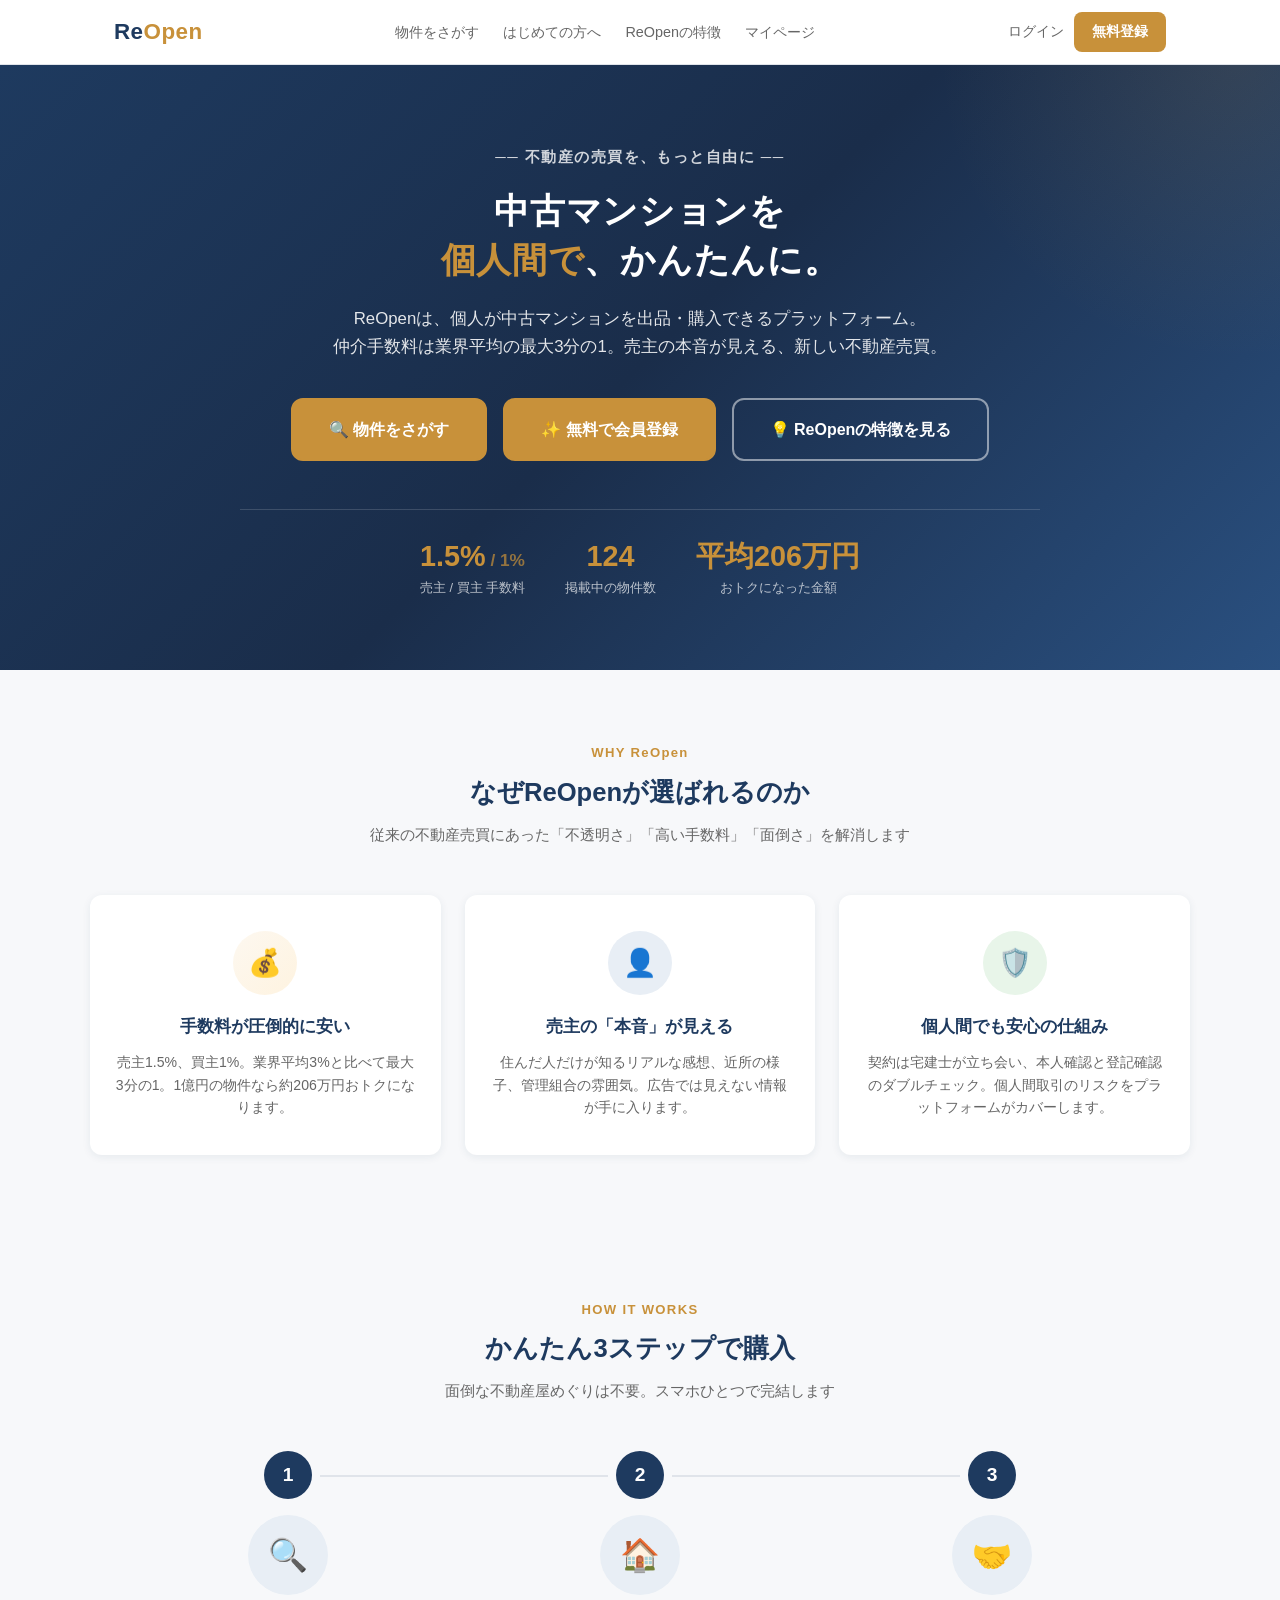
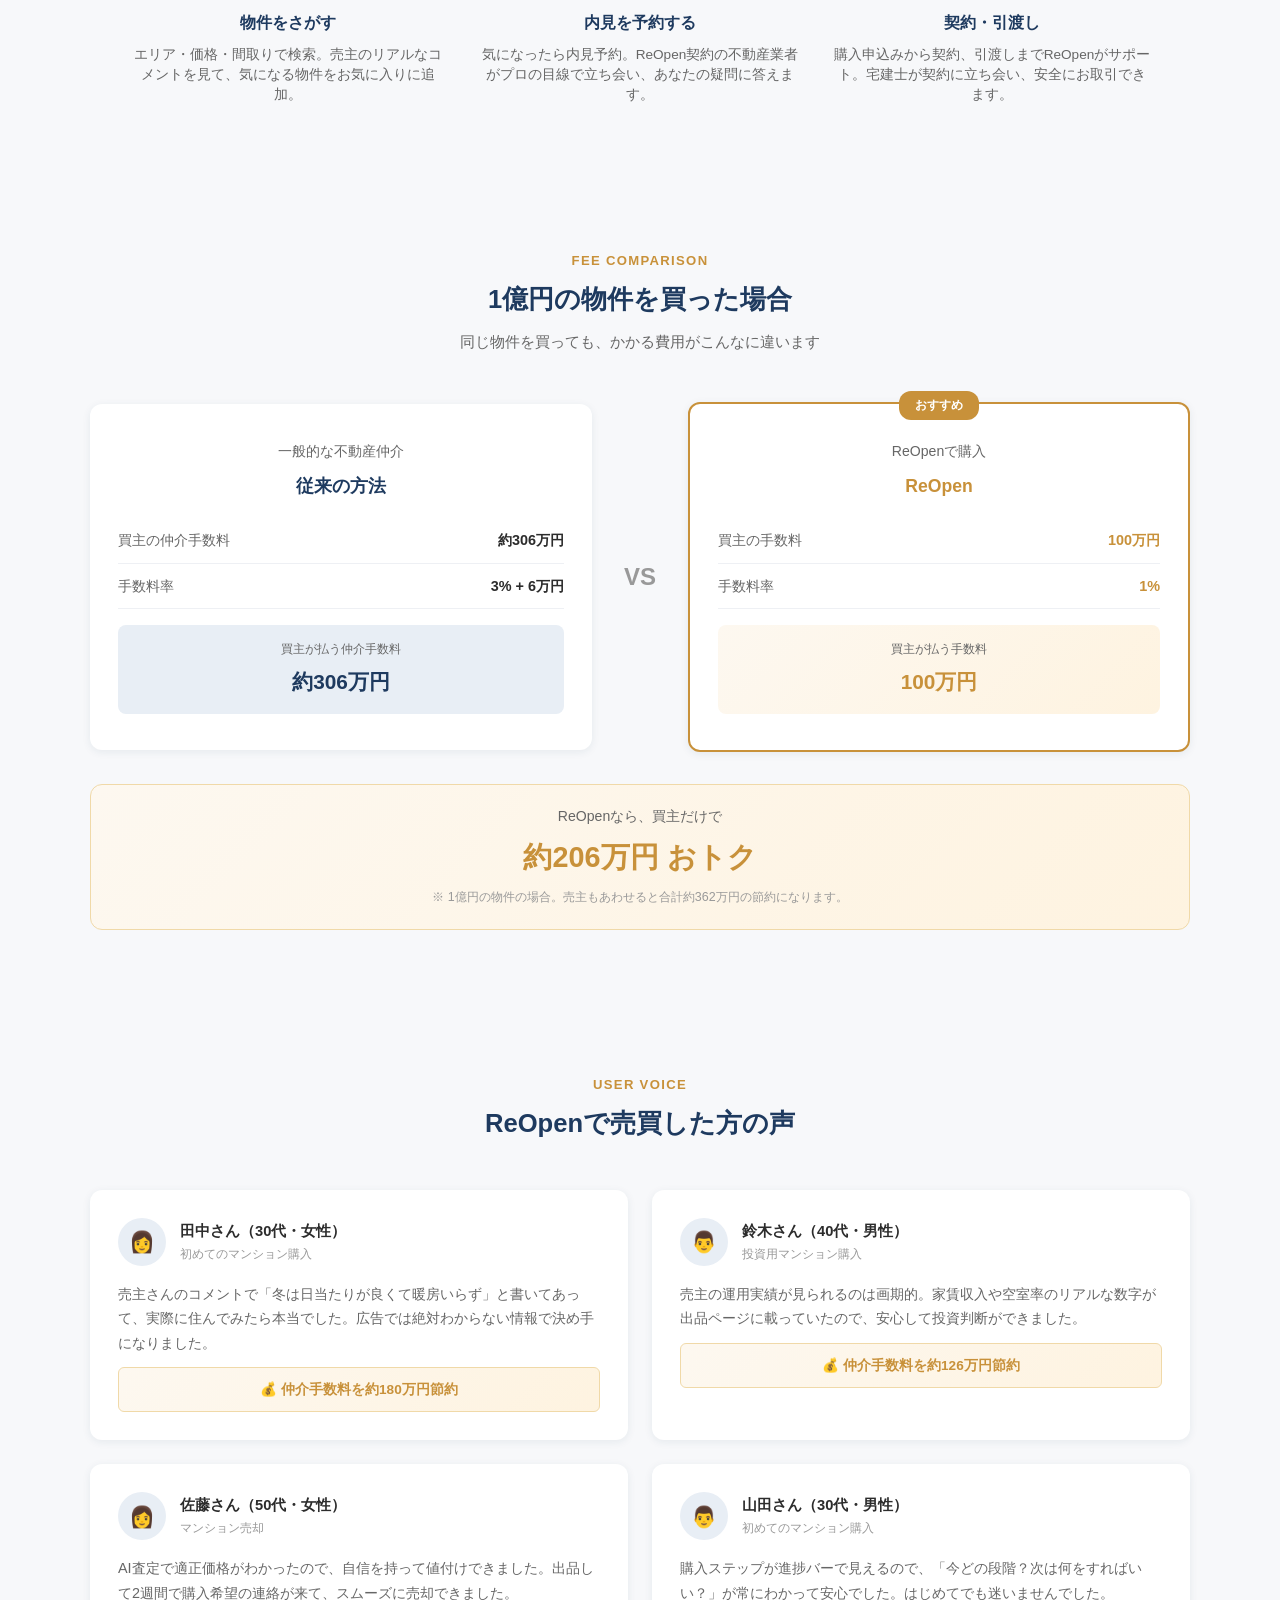
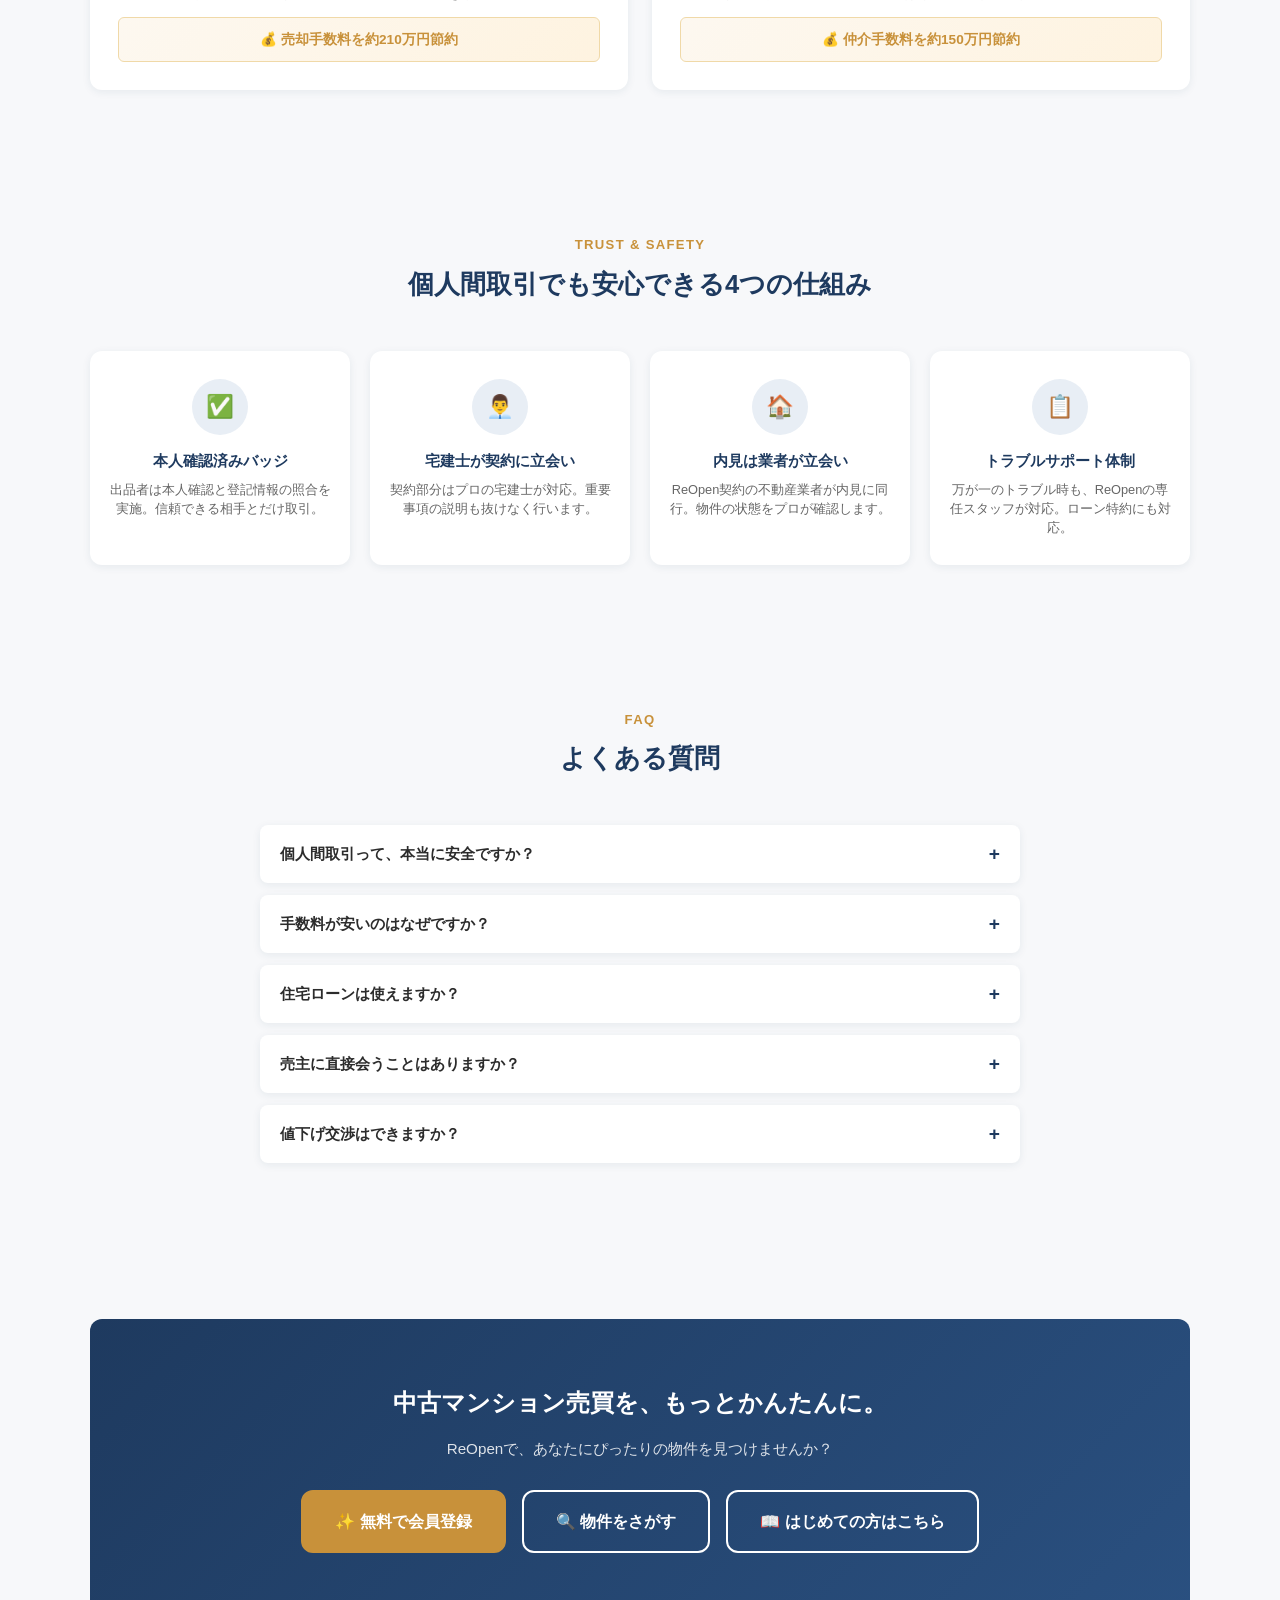
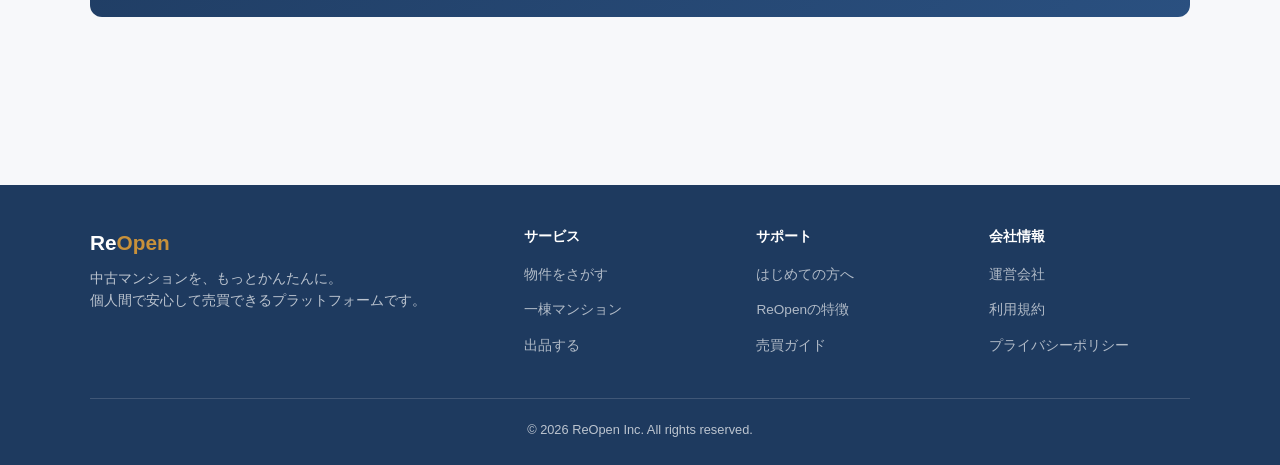
<file: index.html>
<!DOCTYPE html>
<html lang="ja">
<head>
  <meta charset="UTF-8">
  <meta name="viewport" content="width=device-width, initial-scale=1.0">
  <title>ReOpen｜中古マンションを、もっとかんたんに。</title>
  <link rel="stylesheet" href="common.css">
  <style>
    /* ========== ヒーロー ========== */
    .lp-hero {
      background: linear-gradient(135deg, var(--primary) 0%, #1a2d4a 50%, var(--primary-light) 100%);
      color: var(--white);
      text-align: center;
      padding: 80px 24px 72px;
      position: relative;
      overflow: hidden;
    }
    .lp-hero::before {
      content: '';
      position: absolute;
      top: -50%;
      right: -20%;
      width: 600px;
      height: 600px;
      background: radial-gradient(circle, rgba(200,145,58,0.12) 0%, transparent 70%);
      border-radius: 50%;
    }
    .lp-hero-inner {
      max-width: 800px;
      margin: 0 auto;
      position: relative;
    }
    .lp-hero-catch {
      font-size: 0.92rem;
      font-weight: 600;
      letter-spacing: 0.1em;
      opacity: 0.8;
      margin-bottom: 16px;
    }
    .lp-hero h1 {
      font-size: 2.2rem;
      line-height: 1.4;
      margin-bottom: 20px;
      letter-spacing: 0.02em;
    }
    .lp-hero h1 .accent {
      color: var(--accent);
    }
    .lp-hero-desc {
      font-size: 1.05rem;
      opacity: 0.88;
      line-height: 1.7;
      margin-bottom: 36px;
    }
    .lp-hero-buttons {
      display: flex;
      gap: 16px;
      justify-content: center;
      flex-wrap: wrap;
    }
    .lp-hero-btn {
      display: inline-flex;
      align-items: center;
      gap: 8px;
      padding: 16px 36px;
      font-size: 1rem;
      font-weight: 700;
      border-radius: var(--radius);
      text-decoration: none;
      transition: all 0.25s;
      cursor: pointer;
    }
    .lp-hero-btn.primary {
      background: var(--accent);
      color: var(--white);
      border: 2px solid var(--accent);
    }
    .lp-hero-btn.primary:hover {
      background: #b5802f;
      border-color: #b5802f;
    }
    .lp-hero-btn.outline {
      background: transparent;
      color: var(--white);
      border: 2px solid rgba(255,255,255,0.5);
    }
    .lp-hero-btn.outline:hover {
      background: rgba(255,255,255,0.1);
      border-color: var(--white);
    }
    .lp-hero-stats {
      display: flex;
      justify-content: center;
      gap: 40px;
      margin-top: 48px;
      padding-top: 32px;
      border-top: 1px solid rgba(255,255,255,0.15);
    }
    .lp-hero-stat-num {
      font-size: 1.8rem;
      font-weight: 700;
      color: var(--accent);
      line-height: 1;
      margin-bottom: 6px;
    }
    .lp-hero-stat-label {
      font-size: 0.8rem;
      opacity: 0.7;
    }

    /* ========== 共通セクション ========== */
    .lp-section {
      padding: 72px 24px;
    }
    .lp-section.bg-gray {
      background: var(--bg);
    }
    .lp-section-inner {
      max-width: 1100px;
      margin: 0 auto;
    }
    .lp-section-header {
      text-align: center;
      margin-bottom: 48px;
    }
    .lp-section-label {
      font-size: 0.82rem;
      font-weight: 700;
      color: var(--accent);
      letter-spacing: 0.1em;
      margin-bottom: 10px;
    }
    .lp-section-title {
      font-size: 1.6rem;
      font-weight: 700;
      color: var(--primary);
      margin-bottom: 12px;
      line-height: 1.4;
    }
    .lp-section-desc {
      font-size: 0.95rem;
      color: var(--text-light);
      max-width: 600px;
      margin: 0 auto;
      line-height: 1.6;
    }

    /* ========== 3つの特徴 ========== */
    .feature-cards {
      display: grid;
      grid-template-columns: repeat(3, 1fr);
      gap: 24px;
    }
    .feature-card {
      background: var(--white);
      border-radius: var(--radius);
      box-shadow: var(--shadow);
      padding: 36px 24px;
      text-align: center;
      transition: box-shadow 0.2s, transform 0.2s;
    }
    .feature-card:hover {
      box-shadow: var(--shadow-hover);
      transform: translateY(-4px);
    }
    .feature-icon {
      width: 64px;
      height: 64px;
      border-radius: 50%;
      margin: 0 auto 18px;
      display: flex;
      align-items: center;
      justify-content: center;
      font-size: 1.7rem;
    }
    .feature-icon.blue { background: var(--primary-pale); }
    .feature-icon.gold { background: linear-gradient(135deg, #fdf8f0, #fef3e0); }
    .feature-icon.green { background: #e8f5e9; }
    .feature-card h3 {
      font-size: 1.05rem;
      color: var(--primary);
      margin-bottom: 10px;
    }
    .feature-card p {
      font-size: 0.88rem;
      color: var(--text-light);
      line-height: 1.6;
    }

    /* ========== 使い方ステップ ========== */
    .steps {
      display: flex;
      gap: 32px;
      justify-content: center;
      align-items: flex-start;
    }
    .step {
      flex: 1;
      max-width: 320px;
      text-align: center;
      position: relative;
    }
    .step-num {
      width: 48px;
      height: 48px;
      border-radius: 50%;
      background: var(--primary);
      color: var(--white);
      display: flex;
      align-items: center;
      justify-content: center;
      font-size: 1.2rem;
      font-weight: 700;
      margin: 0 auto 16px;
    }
    .step-illust {
      width: 80px;
      height: 80px;
      border-radius: 50%;
      background: var(--primary-pale);
      display: flex;
      align-items: center;
      justify-content: center;
      font-size: 2rem;
      margin: 0 auto 14px;
    }
    .step h3 {
      font-size: 1rem;
      color: var(--primary);
      margin-bottom: 8px;
    }
    .step p {
      font-size: 0.85rem;
      color: var(--text-light);
      line-height: 1.5;
    }
    .step:not(:last-child)::after {
      content: '';
      position: absolute;
      top: 24px;
      left: calc(50% + 32px);
      width: calc(100% - 32px);
      height: 2px;
      background: var(--border);
    }

    /* ========== 手数料比較 ========== */
    .fee-compare {
      display: grid;
      grid-template-columns: 1fr auto 1fr;
      gap: 32px;
      align-items: center;
    }
    .fee-box {
      background: var(--white);
      border-radius: var(--radius);
      box-shadow: var(--shadow);
      padding: 36px 28px;
      text-align: center;
    }
    .fee-box.highlight {
      border: 2px solid var(--accent);
      position: relative;
    }
    .fee-box.highlight::before {
      content: 'おすすめ';
      position: absolute;
      top: -13px;
      left: 50%;
      transform: translateX(-50%);
      padding: 4px 16px;
      background: var(--accent);
      color: var(--white);
      border-radius: 12px;
      font-size: 0.75rem;
      font-weight: 700;
    }
    .fee-box-label {
      font-size: 0.88rem;
      color: var(--text-light);
      margin-bottom: 8px;
    }
    .fee-box-service {
      font-size: 1.1rem;
      font-weight: 700;
      color: var(--primary);
      margin-bottom: 16px;
    }
    .fee-item {
      display: flex;
      justify-content: space-between;
      padding: 10px 0;
      border-bottom: 1px solid var(--border-light);
      font-size: 0.9rem;
    }
    .fee-item:last-child {
      border-bottom: none;
    }
    .fee-item-label {
      color: var(--text-light);
    }
    .fee-item-value {
      font-weight: 700;
      color: var(--text);
    }
    .fee-item-value.accent {
      color: var(--accent);
    }
    .fee-total {
      margin-top: 16px;
      padding: 14px;
      background: var(--primary-pale);
      border-radius: var(--radius-sm);
      text-align: center;
    }
    .fee-total-label {
      font-size: 0.78rem;
      color: var(--text-light);
      margin-bottom: 4px;
    }
    .fee-total-value {
      font-size: 1.3rem;
      font-weight: 700;
      color: var(--primary);
    }
    .fee-total-value.gold {
      color: var(--accent);
    }
    .fee-vs {
      font-size: 1.5rem;
      font-weight: 700;
      color: var(--text-muted);
      text-align: center;
    }
    .fee-saving {
      text-align: center;
      margin-top: 32px;
      padding: 20px;
      background: linear-gradient(135deg, #fdf8f0, #fef3e0);
      border: 1.5px solid #f0d9a8;
      border-radius: var(--radius);
    }
    .fee-saving-label {
      font-size: 0.88rem;
      color: var(--text-light);
      margin-bottom: 4px;
    }
    .fee-saving-value {
      font-size: 1.8rem;
      font-weight: 700;
      color: var(--accent);
    }
    .fee-saving-note {
      font-size: 0.78rem;
      color: var(--text-muted);
      margin-top: 6px;
    }

    /* ========== 利用者の声 ========== */
    .voice-grid {
      display: grid;
      grid-template-columns: 1fr 1fr;
      gap: 24px;
    }
    .voice-card {
      background: var(--white);
      border-radius: var(--radius);
      box-shadow: var(--shadow);
      padding: 28px;
    }
    .voice-top {
      display: flex;
      align-items: center;
      gap: 14px;
      margin-bottom: 16px;
    }
    .voice-avatar {
      width: 48px;
      height: 48px;
      border-radius: 50%;
      background: var(--primary-pale);
      display: flex;
      align-items: center;
      justify-content: center;
      font-size: 1.3rem;
      flex-shrink: 0;
    }
    .voice-name {
      font-weight: 700;
      font-size: 0.92rem;
    }
    .voice-tag {
      font-size: 0.78rem;
      color: var(--text-muted);
    }
    .voice-text {
      font-size: 0.9rem;
      color: var(--text-light);
      line-height: 1.7;
      margin-bottom: 12px;
    }
    .voice-result {
      padding: 10px 16px;
      background: linear-gradient(135deg, #fdf8f0, #fef3e0);
      border: 1px solid #f0d9a8;
      border-radius: var(--radius-xs);
      font-size: 0.85rem;
      font-weight: 700;
      color: var(--accent);
      text-align: center;
    }

    /* ========== 安心ポイント ========== */
    .trust-grid {
      display: grid;
      grid-template-columns: repeat(4, 1fr);
      gap: 20px;
    }
    .trust-item {
      text-align: center;
      padding: 28px 16px;
      background: var(--white);
      border-radius: var(--radius);
      box-shadow: var(--shadow);
    }
    .trust-icon {
      width: 56px;
      height: 56px;
      border-radius: 50%;
      background: var(--primary-pale);
      display: flex;
      align-items: center;
      justify-content: center;
      font-size: 1.4rem;
      margin: 0 auto 14px;
    }
    .trust-item h4 {
      font-size: 0.92rem;
      color: var(--primary);
      margin-bottom: 6px;
    }
    .trust-item p {
      font-size: 0.8rem;
      color: var(--text-light);
      line-height: 1.5;
    }

    /* ========== FAQ ========== */
    .faq-list {
      max-width: 760px;
      margin: 0 auto;
    }
    .faq-item {
      margin-bottom: 12px;
    }
    .faq-q {
      display: flex;
      align-items: center;
      justify-content: space-between;
      gap: 12px;
      padding: 18px 20px;
      background: var(--white);
      border-radius: var(--radius-sm);
      box-shadow: var(--shadow);
      cursor: pointer;
      font-size: 0.95rem;
      font-weight: 600;
      color: var(--text);
      border: none;
      width: 100%;
      text-align: left;
      transition: box-shadow 0.2s;
    }
    .faq-q:hover {
      box-shadow: var(--shadow-hover);
    }
    .faq-q::after {
      content: '+';
      font-size: 1.2rem;
      font-weight: 700;
      color: var(--primary);
      flex-shrink: 0;
      transition: transform 0.2s;
    }
    .faq-q.open::after {
      content: '−';
    }
    .faq-a {
      max-height: 0;
      overflow: hidden;
      transition: max-height 0.3s ease, padding 0.3s ease;
      font-size: 0.9rem;
      color: var(--text-light);
      line-height: 1.7;
      padding: 0 20px;
    }
    .faq-a.open {
      max-height: 300px;
      padding: 16px 20px;
    }

    /* ========== CTA ========== */
    .lp-cta {
      background: linear-gradient(135deg, var(--primary) 0%, var(--primary-light) 100%);
      color: var(--white);
      text-align: center;
      padding: 64px 24px;
      border-radius: var(--radius);
      max-width: 1100px;
      margin: 0 auto 48px;
    }
    .lp-cta h2 {
      font-size: 1.5rem;
      margin-bottom: 12px;
    }
    .lp-cta p {
      font-size: 0.95rem;
      opacity: 0.85;
      margin-bottom: 28px;
    }
    .lp-cta-buttons {
      display: flex;
      gap: 16px;
      justify-content: center;
      flex-wrap: wrap;
    }
    .lp-cta-btn {
      display: inline-flex;
      align-items: center;
      gap: 8px;
      padding: 16px 32px;
      font-size: 1rem;
      font-weight: 700;
      border-radius: var(--radius);
      border: 2px solid var(--white);
      cursor: pointer;
      transition: all 0.25s;
      text-decoration: none;
    }
    .lp-cta-btn.gold {
      background: var(--accent);
      color: var(--white);
      border-color: var(--accent);
    }
    .lp-cta-btn.gold:hover {
      background: #b5802f;
    }
    .lp-cta-btn.white {
      background: transparent;
      color: var(--white);
    }
    .lp-cta-btn.white:hover {
      background: rgba(255,255,255,0.1);
    }

    /* ========== レスポンシブ ========== */
    @media (max-width: 768px) {
      .lp-hero h1 { font-size: 1.5rem; }
      .lp-hero-stats { flex-direction: column; gap: 20px; }
      .feature-cards { grid-template-columns: 1fr; }
      .steps { flex-direction: column; align-items: center; gap: 24px; }
      .step:not(:last-child)::after { display: none; }
      .fee-compare { grid-template-columns: 1fr; }
      .fee-vs { transform: rotate(90deg); }
      .voice-grid { grid-template-columns: 1fr; }
      .trust-grid { grid-template-columns: 1fr 1fr; }
      .lp-cta { margin: 0 16px 48px; }
    }
  </style>
</head>
<body data-page="index">

<!-- ========== ヘッダー ========== -->
<header class="site-header"></header>

<!-- ========== ヒーロー ========== -->
<section class="lp-hero">
  <div class="lp-hero-inner">
    <div class="lp-hero-catch">── 不動産の売買を、もっと自由に ──</div>
    <h1>中古マンションを<br><span class="accent">個人間で</span>、かんたんに。</h1>
    <p class="lp-hero-desc">
      ReOpenは、個人が中古マンションを出品・購入できるプラットフォーム。<br>
      仲介手数料は業界平均の最大3分の1。売主の本音が見える、新しい不動産売買。
    </p>
    <div class="lp-hero-buttons">
      <a href="property-list.html" class="lp-hero-btn primary">🔍 物件をさがす</a>
      <a href="register.html" class="lp-hero-btn primary" style="background:var(--accent);">✨ 無料で会員登録</a>
      <a href="features.html" class="lp-hero-btn outline">💡 ReOpenの特徴を見る</a>
    </div>
    <div class="lp-hero-stats">
      <div>
        <div class="lp-hero-stat-num">1.5%<small style="font-size:0.6em;opacity:0.7"> / 1%</small></div>
        <div class="lp-hero-stat-label">売主 / 買主 手数料</div>
      </div>
      <div>
        <div class="lp-hero-stat-num">124</div>
        <div class="lp-hero-stat-label">掲載中の物件数</div>
      </div>
      <div>
        <div class="lp-hero-stat-num">平均206万円</div>
        <div class="lp-hero-stat-label">おトクになった金額</div>
      </div>
    </div>
  </div>
</section>

<!-- ========== ReOpenの3つの特徴 ========== -->
<section class="lp-section">
  <div class="lp-section-inner">
    <div class="lp-section-header">
      <div class="lp-section-label">WHY ReOpen</div>
      <div class="lp-section-title">なぜReOpenが選ばれるのか</div>
      <p class="lp-section-desc">従来の不動産売買にあった「不透明さ」「高い手数料」「面倒さ」を解消します</p>
    </div>
    <div class="feature-cards">
      <div class="feature-card">
        <div class="feature-icon gold">💰</div>
        <h3>手数料が圧倒的に安い</h3>
        <p>売主1.5%、買主1%。業界平均3%と比べて最大3分の1。1億円の物件なら約206万円おトクになります。</p>
      </div>
      <div class="feature-card">
        <div class="feature-icon blue">👤</div>
        <h3>売主の「本音」が見える</h3>
        <p>住んだ人だけが知るリアルな感想、近所の様子、管理組合の雰囲気。広告では見えない情報が手に入ります。</p>
      </div>
      <div class="feature-card">
        <div class="feature-icon green">🛡️</div>
        <h3>個人間でも安心の仕組み</h3>
        <p>契約は宅建士が立ち会い、本人確認と登記確認のダブルチェック。個人間取引のリスクをプラットフォームがカバーします。</p>
      </div>
    </div>
  </div>
</section>

<!-- ========== 使い方 ========== -->
<section class="lp-section bg-gray">
  <div class="lp-section-inner">
    <div class="lp-section-header">
      <div class="lp-section-label">HOW IT WORKS</div>
      <div class="lp-section-title">かんたん3ステップで購入</div>
      <p class="lp-section-desc">面倒な不動産屋めぐりは不要。スマホひとつで完結します</p>
    </div>
    <div class="steps">
      <div class="step">
        <div class="step-num">1</div>
        <div class="step-illust">🔍</div>
        <h3>物件をさがす</h3>
        <p>エリア・価格・間取りで検索。売主のリアルなコメントを見て、気になる物件をお気に入りに追加。</p>
      </div>
      <div class="step">
        <div class="step-num">2</div>
        <div class="step-illust">🏠</div>
        <h3>内見を予約する</h3>
        <p>気になったら内見予約。ReOpen契約の不動産業者がプロの目線で立ち会い、あなたの疑問に答えます。</p>
      </div>
      <div class="step">
        <div class="step-num">3</div>
        <div class="step-illust">🤝</div>
        <h3>契約・引渡し</h3>
        <p>購入申込みから契約、引渡しまでReOpenがサポート。宅建士が契約に立ち会い、安全にお取引できます。</p>
      </div>
    </div>
  </div>
</section>

<!-- ========== 手数料比較 ========== -->
<section class="lp-section">
  <div class="lp-section-inner">
    <div class="lp-section-header">
      <div class="lp-section-label">FEE COMPARISON</div>
      <div class="lp-section-title">1億円の物件を買った場合</div>
      <p class="lp-section-desc">同じ物件を買っても、かかる費用がこんなに違います</p>
    </div>
    <div class="fee-compare">
      <!-- 従来 -->
      <div class="fee-box">
        <div class="fee-box-label">一般的な不動産仲介</div>
        <div class="fee-box-service">従来の方法</div>
        <div class="fee-item">
          <span class="fee-item-label">買主の仲介手数料</span>
          <span class="fee-item-value">約306万円</span>
        </div>
        <div class="fee-item">
          <span class="fee-item-label">手数料率</span>
          <span class="fee-item-value">3% + 6万円</span>
        </div>
        <div class="fee-total">
          <div class="fee-total-label">買主が払う仲介手数料</div>
          <div class="fee-total-value">約306万円</div>
        </div>
      </div>

      <div class="fee-vs">VS</div>

      <!-- ReOpen -->
      <div class="fee-box highlight">
        <div class="fee-box-label">ReOpenで購入</div>
        <div class="fee-box-service" style="color:var(--accent)">ReOpen</div>
        <div class="fee-item">
          <span class="fee-item-label">買主の手数料</span>
          <span class="fee-item-value accent">100万円</span>
        </div>
        <div class="fee-item">
          <span class="fee-item-label">手数料率</span>
          <span class="fee-item-value accent">1%</span>
        </div>
        <div class="fee-total" style="background:linear-gradient(135deg,#fdf8f0,#fef3e0);">
          <div class="fee-total-label">買主が払う手数料</div>
          <div class="fee-total-value gold">100万円</div>
        </div>
      </div>
    </div>

    <div class="fee-saving">
      <div class="fee-saving-label">ReOpenなら、買主だけで</div>
      <div class="fee-saving-value">約206万円 おトク</div>
      <div class="fee-saving-note">※ 1億円の物件の場合。売主もあわせると合計約362万円の節約になります。</div>
    </div>
  </div>
</section>

<!-- ========== 利用者の声 ========== -->
<section class="lp-section bg-gray">
  <div class="lp-section-inner">
    <div class="lp-section-header">
      <div class="lp-section-label">USER VOICE</div>
      <div class="lp-section-title">ReOpenで売買した方の声</div>
    </div>
    <div class="voice-grid">
      <div class="voice-card">
        <div class="voice-top">
          <div class="voice-avatar">👩</div>
          <div>
            <div class="voice-name">田中さん（30代・女性）</div>
            <div class="voice-tag">初めてのマンション購入</div>
          </div>
        </div>
        <div class="voice-text">売主さんのコメントで「冬は日当たりが良くて暖房いらず」と書いてあって、実際に住んでみたら本当でした。広告では絶対わからない情報で決め手になりました。</div>
        <div class="voice-result">💰 仲介手数料を約180万円節約</div>
      </div>
      <div class="voice-card">
        <div class="voice-top">
          <div class="voice-avatar">👨</div>
          <div>
            <div class="voice-name">鈴木さん（40代・男性）</div>
            <div class="voice-tag">投資用マンション購入</div>
          </div>
        </div>
        <div class="voice-text">売主の運用実績が見られるのは画期的。家賃収入や空室率のリアルな数字が出品ページに載っていたので、安心して投資判断ができました。</div>
        <div class="voice-result">💰 仲介手数料を約126万円節約</div>
      </div>
      <div class="voice-card">
        <div class="voice-top">
          <div class="voice-avatar">👩</div>
          <div>
            <div class="voice-name">佐藤さん（50代・女性）</div>
            <div class="voice-tag">マンション売却</div>
          </div>
        </div>
        <div class="voice-text">AI査定で適正価格がわかったので、自信を持って値付けできました。出品して2週間で購入希望の連絡が来て、スムーズに売却できました。</div>
        <div class="voice-result">💰 売却手数料を約210万円節約</div>
      </div>
      <div class="voice-card">
        <div class="voice-top">
          <div class="voice-avatar">👨</div>
          <div>
            <div class="voice-name">山田さん（30代・男性）</div>
            <div class="voice-tag">初めてのマンション購入</div>
          </div>
        </div>
        <div class="voice-text">購入ステップが進捗バーで見えるので、「今どの段階？次は何をすればいい？」が常にわかって安心でした。はじめてでも迷いませんでした。</div>
        <div class="voice-result">💰 仲介手数料を約150万円節約</div>
      </div>
    </div>
  </div>
</section>

<!-- ========== 安心の仕組み ========== -->
<section class="lp-section">
  <div class="lp-section-inner">
    <div class="lp-section-header">
      <div class="lp-section-label">TRUST & SAFETY</div>
      <div class="lp-section-title">個人間取引でも安心できる4つの仕組み</div>
    </div>
    <div class="trust-grid">
      <div class="trust-item">
        <div class="trust-icon">✅</div>
        <h4>本人確認済みバッジ</h4>
        <p>出品者は本人確認と登記情報の照合を実施。信頼できる相手とだけ取引。</p>
      </div>
      <div class="trust-item">
        <div class="trust-icon">👨‍💼</div>
        <h4>宅建士が契約に立会い</h4>
        <p>契約部分はプロの宅建士が対応。重要事項の説明も抜けなく行います。</p>
      </div>
      <div class="trust-item">
        <div class="trust-icon">🏠</div>
        <h4>内見は業者が立会い</h4>
        <p>ReOpen契約の不動産業者が内見に同行。物件の状態をプロが確認します。</p>
      </div>
      <div class="trust-item">
        <div class="trust-icon">📋</div>
        <h4>トラブルサポート体制</h4>
        <p>万が一のトラブル時も、ReOpenの専任スタッフが対応。ローン特約にも対応。</p>
      </div>
    </div>
  </div>
</section>

<!-- ========== FAQ ========== -->
<section class="lp-section bg-gray">
  <div class="lp-section-inner">
    <div class="lp-section-header">
      <div class="lp-section-label">FAQ</div>
      <div class="lp-section-title">よくある質問</div>
    </div>
    <div class="faq-list">
      <div class="faq-item">
        <button class="faq-q" onclick="toggleFaq(this)">個人間取引って、本当に安全ですか？</button>
        <div class="faq-a">
          はい。ReOpenでは、出品者の本人確認・登記情報の照合を行っています。また、契約時には宅建士（不動産取引の国家資格者）が立ち会い、重要事項の説明や契約書の確認を行います。個人間でも、プロのサポートがある安心な取引です。
        </div>
      </div>
      <div class="faq-item">
        <button class="faq-q" onclick="toggleFaq(this)">手数料が安いのはなぜですか？</button>
        <div class="faq-a">
          従来の不動産仲介では、物件の紹介・内見手配・交渉・契約すべてを仲介業者が行うため、高い手数料がかかります。ReOpenでは、売主が自分で出品し、買主が自分で物件を探す仕組みのため、仲介コストを大幅に削減できます。契約部分のみプロが関わるので、安全性はそのままです。
        </div>
      </div>
      <div class="faq-item">
        <button class="faq-q" onclick="toggleFaq(this)">住宅ローンは使えますか？</button>
        <div class="faq-a">
          はい、住宅ローンは通常どおり利用できます。ReOpenはローン審査のステータス管理機能も提供しており、事前審査から本審査、承認までの進捗をマイページで確認できます。また、ローン特約にも対応していますので、審査が通らなかった場合の解約も安心です。
        </div>
      </div>
      <div class="faq-item">
        <button class="faq-q" onclick="toggleFaq(this)">売主に直接会うことはありますか？</button>
        <div class="faq-a">
          内見時に売主と直接会うことはありません。内見はReOpenが契約する現地の不動産業者が立ち会います。物件についての質問は、ReOpen上の質問機能を通じて売主にお聞きいただけます。
        </div>
      </div>
      <div class="faq-item">
        <button class="faq-q" onclick="toggleFaq(this)">値下げ交渉はできますか？</button>
        <div class="faq-a">
          現在のところ、ReOpenでは価格交渉機能は提供していません。売主が設定した価格での取引となります。ただし、質問機能を通じて物件に関する疑問点を確認することは可能です。
        </div>
      </div>
    </div>
  </div>
</section>

<!-- ========== CTA ========== -->
<section class="lp-section">
  <div class="lp-cta">
    <h2>中古マンション売買を、もっとかんたんに。</h2>
    <p>ReOpenで、あなたにぴったりの物件を見つけませんか？</p>
    <div class="lp-cta-buttons">
      <a href="register.html" class="lp-cta-btn gold">✨ 無料で会員登録</a>
      <a href="property-list.html" class="lp-cta-btn white">🔍 物件をさがす</a>
      <a href="beginners-guide.html" class="lp-cta-btn white">📖 はじめての方はこちら</a>
    </div>
  </div>
</section>

<!-- ========== フッター ========== -->
<footer class="site-footer"></footer>

<script src="common.js"></script>

</body>
</html>
</file>
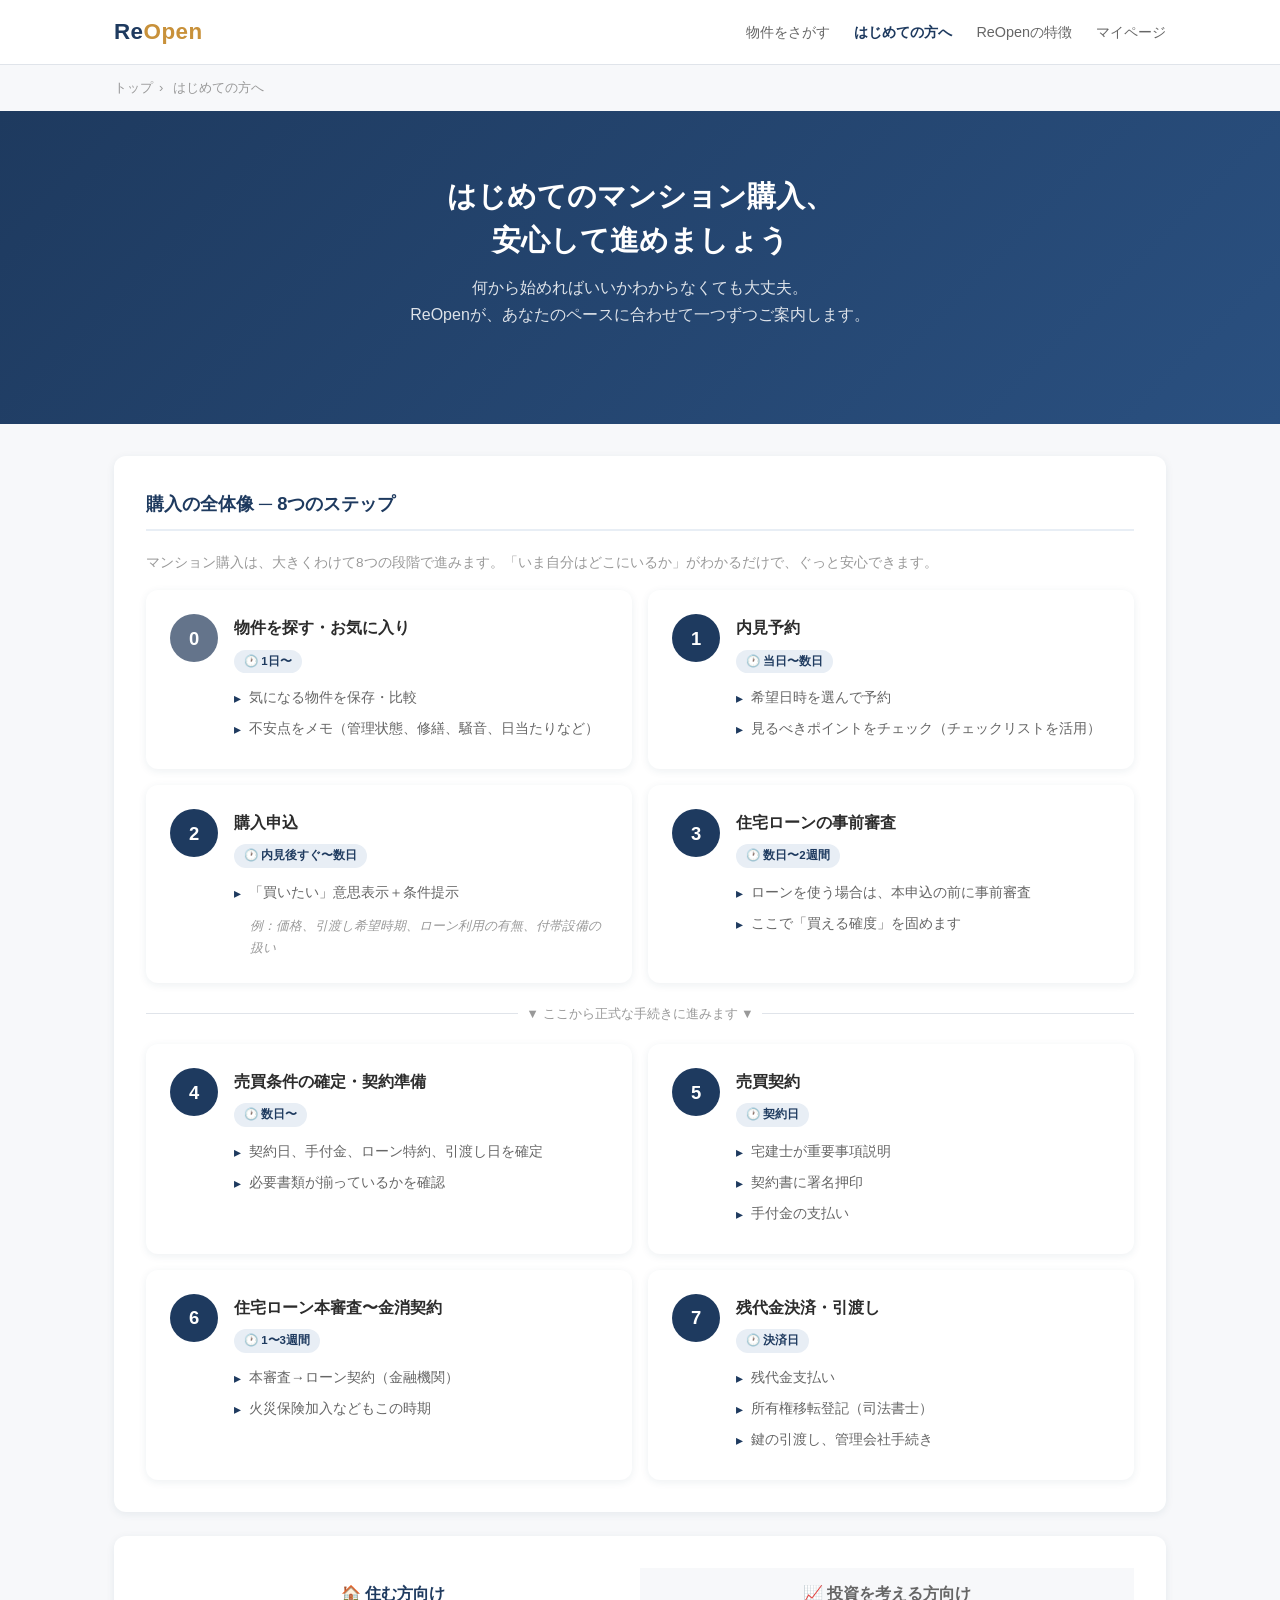
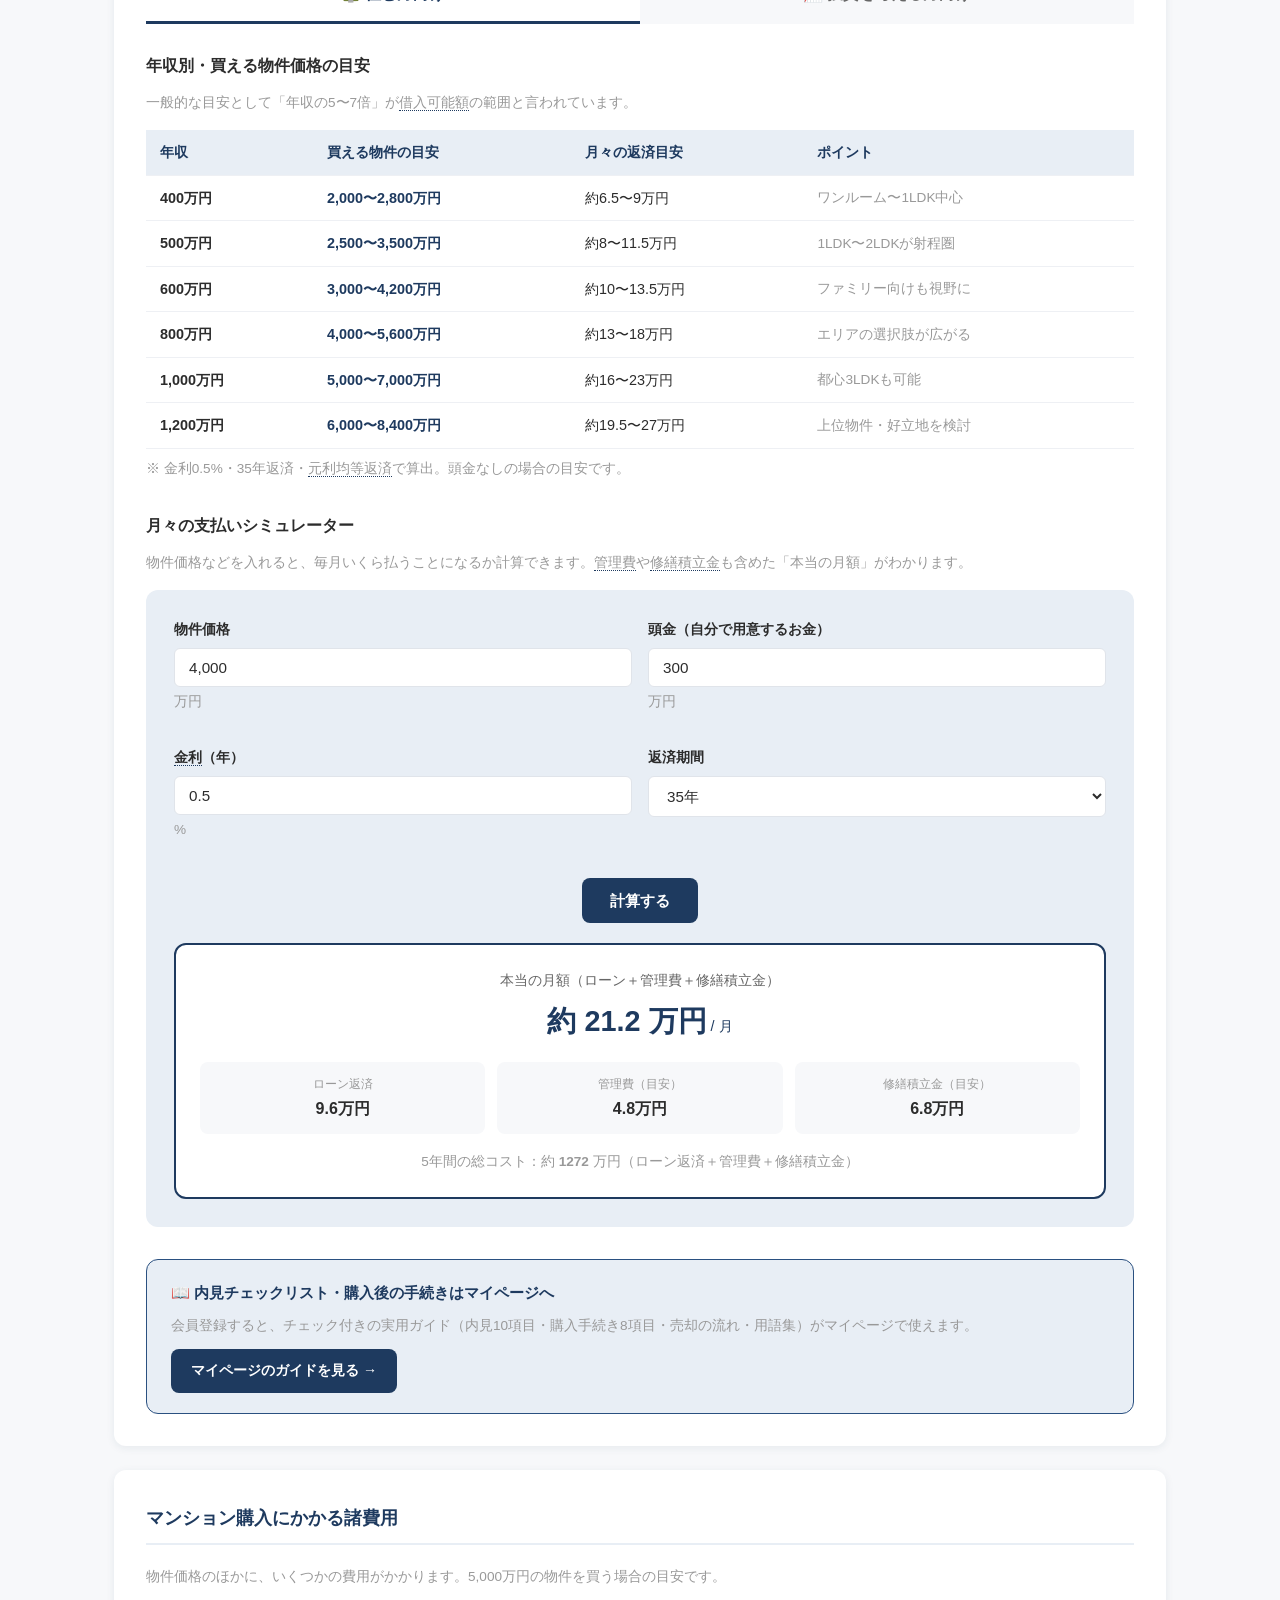
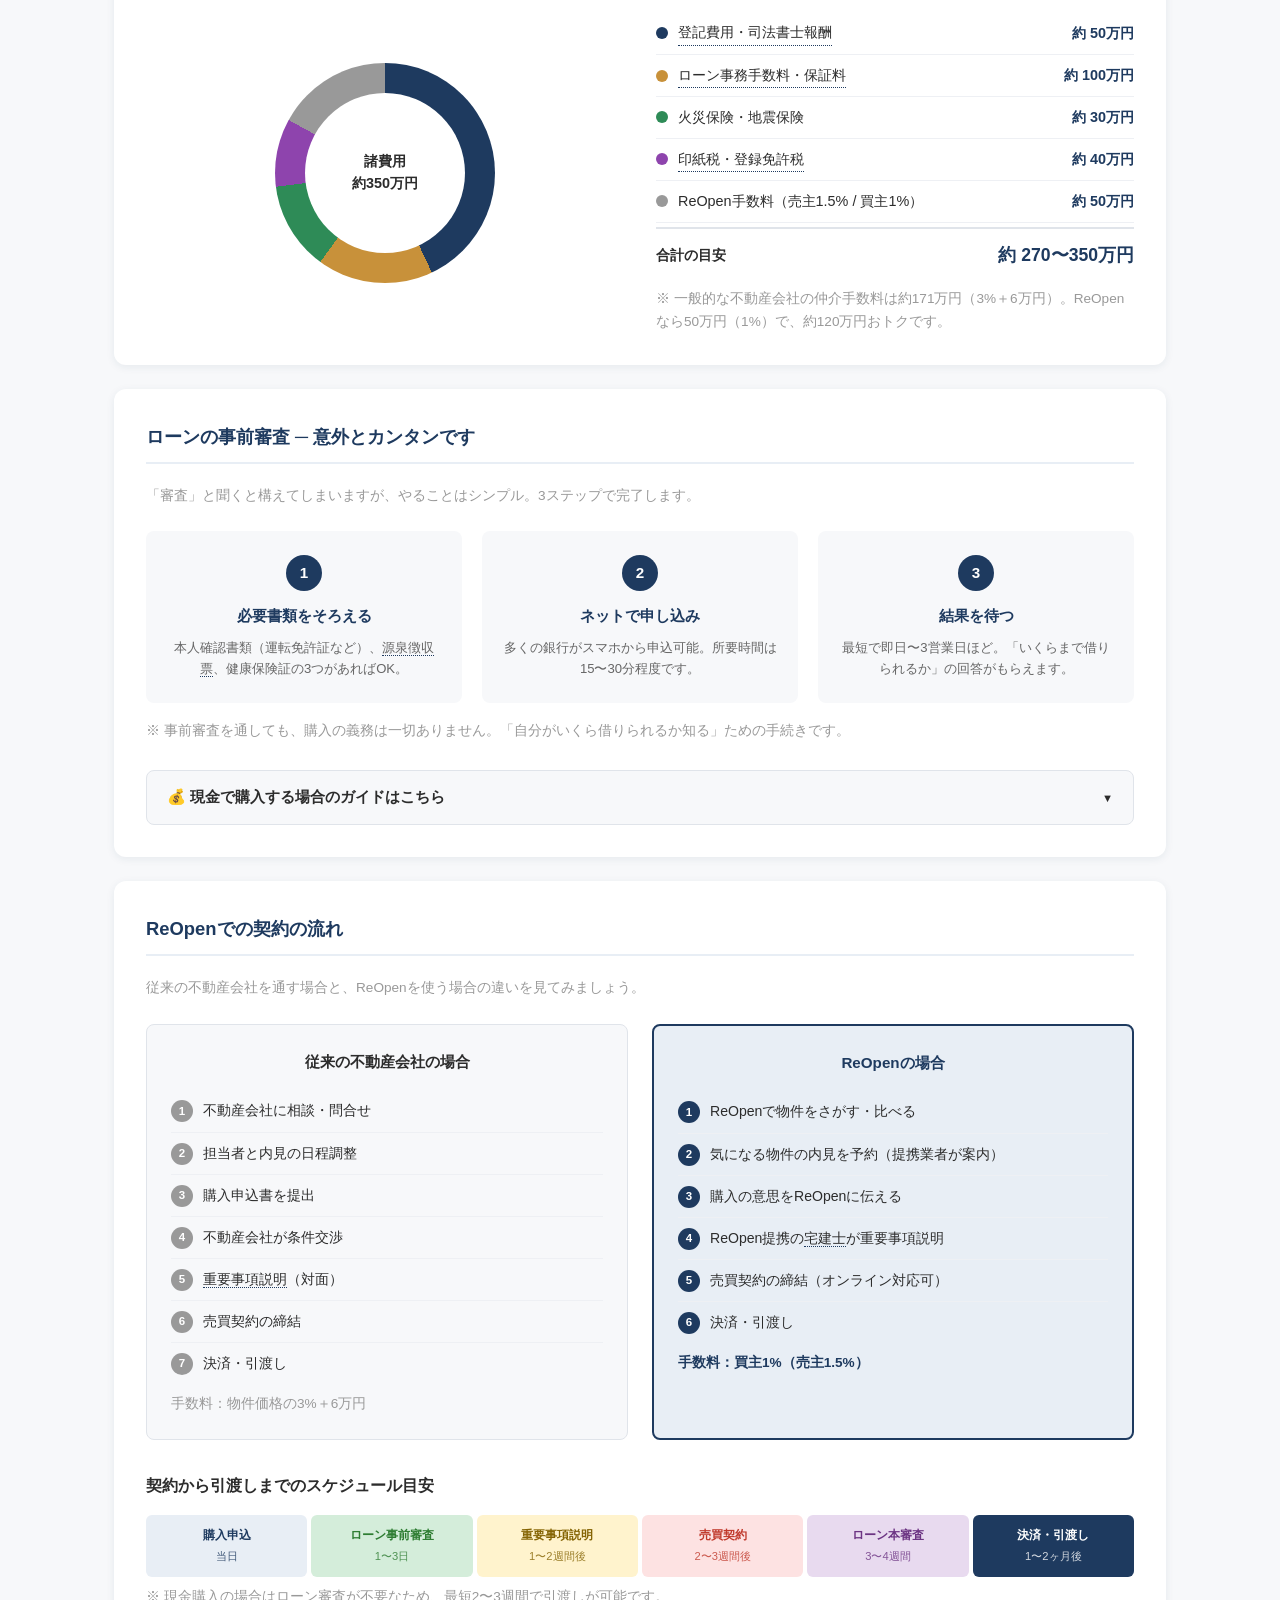
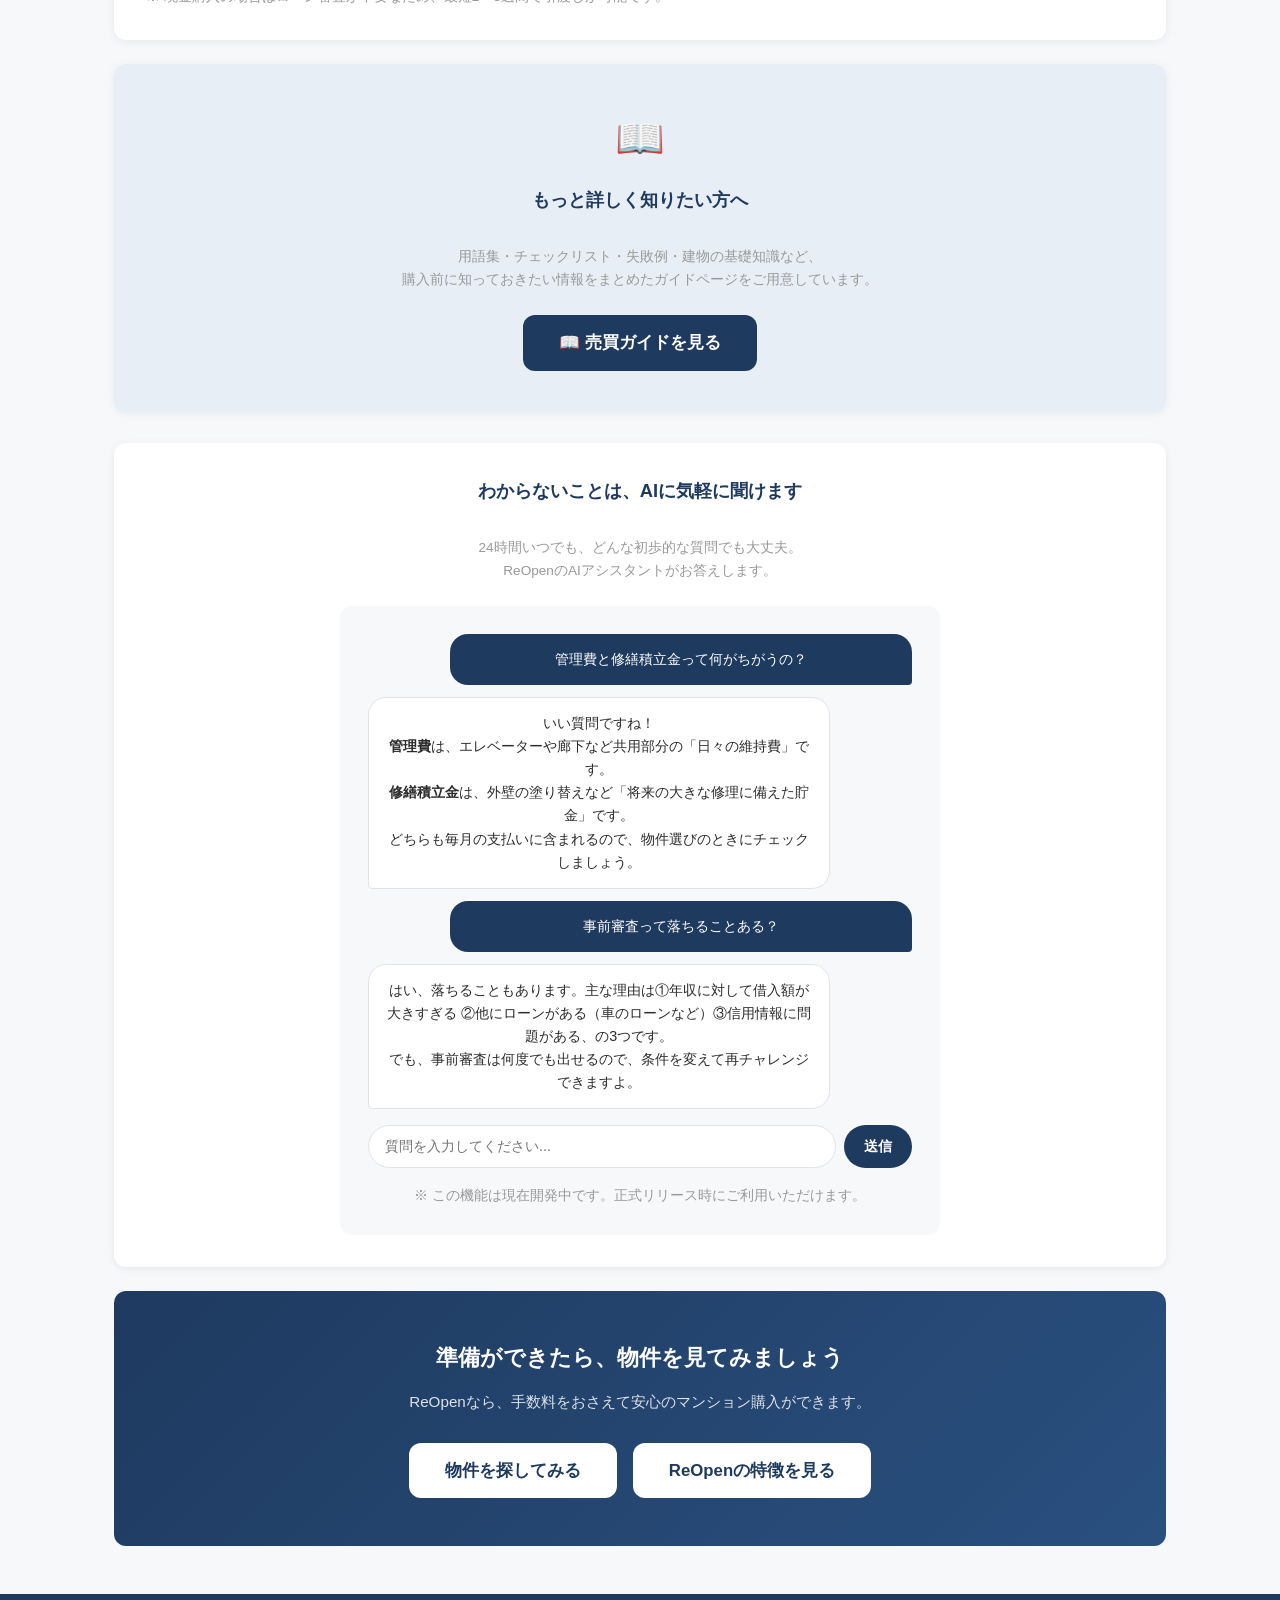
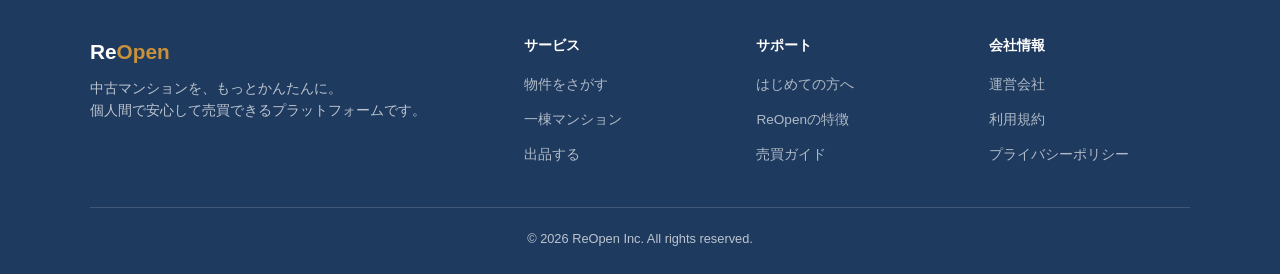
<file: beginners-guide.html>
<!DOCTYPE html>
<html lang="ja">
<head>
  <meta charset="UTF-8">
  <meta name="viewport" content="width=device-width, initial-scale=1.0">
  <title>はじめての方へ｜ReOpen</title>
  <link rel="stylesheet" href="common.css">
  <style>
    /* === ヒーローボタン（固有） === */
    .hero-buttons {
      display: flex;
      gap: 16px;
      justify-content: center;
      flex-wrap: wrap;
    }
    .hero-btn {
      display: inline-flex;
      align-items: center;
      gap: 8px;
      padding: 16px 32px;
      font-size: 1.05rem;
      font-weight: 700;
      border-radius: var(--radius);
      border: 2px solid var(--white);
      cursor: pointer;
      transition: all 0.25s;
      text-decoration: none;
    }
    .hero-btn-living {
      background: var(--white);
      color: var(--primary);
    }
    .hero-btn-living:hover {
      background: var(--primary-pale);
      text-decoration: none;
    }
    .hero-btn-invest {
      background: transparent;
      color: var(--white);
    }
    .hero-btn-invest:hover {
      background: rgba(255,255,255,0.15);
      text-decoration: none;
    }

    /* === ロードマップ === */
    .roadmap {
      display: flex;
      align-items: flex-start;
      justify-content: space-between;
      gap: 8px;
      overflow-x: auto;
      padding-bottom: 8px;
    }
    .roadmap-step {
      display: flex;
      flex-direction: column;
      align-items: center;
      text-align: center;
      flex: 1;
      min-width: 100px;
      position: relative;
    }
    .roadmap-step:not(:last-child)::after {
      content: '';
      position: absolute;
      top: 24px;
      left: calc(50% + 28px);
      width: calc(100% - 56px);
      height: 2px;
      background: var(--border);
    }
    .step-circle {
      width: 48px;
      height: 48px;
      border-radius: 50%;
      background: var(--primary);
      color: var(--white);
      display: flex;
      align-items: center;
      justify-content: center;
      font-size: 1.1rem;
      font-weight: 700;
      margin-bottom: 10px;
      position: relative;
      z-index: 2;
    }
    .step-label {
      font-size: 0.82rem;
      font-weight: 600;
      color: var(--text);
      line-height: 1.4;
    }
    .step-sub {
      font-size: 0.75rem;
      color: var(--text-muted);
      margin-top: 4px;
    }

    /* === 居住用/投資用タブ === */
    .purpose-tabs {
      display: flex;
      gap: 0;
      margin-bottom: 0;
      border-bottom: 3px solid var(--border);
    }
    .purpose-tab {
      flex: 1;
      padding: 16px 24px;
      font-size: 1rem;
      font-weight: 700;
      text-align: center;
      border: none;
      background: var(--bg);
      color: var(--text-light);
      cursor: pointer;
      transition: all 0.2s;
      border-bottom: 3px solid transparent;
      margin-bottom: -3px;
    }
    .purpose-tab:hover {
      color: var(--primary);
      background: var(--primary-pale);
    }
    .purpose-tab.active {
      background: var(--white);
      color: var(--primary);
      border-bottom-color: var(--primary);
    }
    .purpose-panel {
      display: none;
      padding-top: 28px;
    }
    .purpose-panel.active {
      display: block;
    }

    /* === 早見表 === */
    .income-table th:first-child,
    .income-table td:first-child {
      font-weight: 700;
    }
    .income-table td.highlight {
      color: var(--primary);
      font-weight: 700;
    }

    /* === シミュレーター === */
    .simulator {
      background: var(--primary-pale);
      border-radius: var(--radius);
      padding: 28px;
    }
    .sim-grid {
      display: grid;
      grid-template-columns: 1fr 1fr;
      gap: 16px;
      margin-bottom: 20px;
    }
    .sim-result {
      background: var(--white);
      border-radius: var(--radius);
      padding: 24px;
      text-align: center;
      border: 2px solid var(--primary);
    }
    .sim-result-label {
      font-size: 0.85rem;
      color: var(--text-light);
      margin-bottom: 4px;
    }
    .sim-result-value {
      font-size: 1.8rem;
      font-weight: 700;
      color: var(--primary);
    }
    .sim-result-unit {
      font-size: 0.9rem;
      font-weight: 400;
    }
    .sim-breakdown {
      display: grid;
      grid-template-columns: 1fr 1fr 1fr;
      gap: 12px;
      margin-top: 16px;
    }
    .sim-breakdown-item {
      background: var(--bg);
      border-radius: var(--radius-sm);
      padding: 12px;
      text-align: center;
    }
    .sim-breakdown-item .label {
      font-size: 0.78rem;
      color: var(--text-muted);
    }
    .sim-breakdown-item .value {
      font-size: 1rem;
      font-weight: 700;
      color: var(--text);
    }

    /* === チェックリスト === */
    .checklist {
      list-style: none;
    }
    .checklist li {
      display: flex;
      align-items: flex-start;
      gap: 12px;
      padding: 12px 0;
      border-bottom: 1px solid var(--border-light);
      font-size: 0.92rem;
      line-height: 1.6;
    }
    .checklist li:last-child {
      border-bottom: none;
    }
    .check-box {
      width: 22px;
      height: 22px;
      min-width: 22px;
      border: 2px solid var(--border);
      border-radius: 4px;
      margin-top: 2px;
      cursor: pointer;
      display: flex;
      align-items: center;
      justify-content: center;
      transition: all 0.2s;
      background: var(--white);
    }
    .check-box.checked {
      background: var(--success);
      border-color: var(--success);
    }
    .check-box.checked::after {
      content: '✓';
      color: var(--white);
      font-size: 0.8rem;
      font-weight: 700;
    }

    /* === 比較テーブル === */
    .compare-table th {
      text-align: center;
    }
    .compare-table th:first-child {
      text-align: left;
      background: var(--bg);
    }
    .compare-table td:first-child {
      font-weight: 600;
      color: var(--text);
    }

    /* === 適性診断 === */
    .diagnosis {
      counter-reset: q;
    }
    .diag-question {
      background: var(--bg);
      border-radius: var(--radius-sm);
      padding: 20px;
      margin-bottom: 12px;
    }
    .diag-question p {
      font-weight: 600;
      margin-bottom: 12px;
      font-size: 0.95rem;
    }
    .diag-question p::before {
      counter-increment: q;
      content: "Q" counter(q) ". ";
      color: var(--primary);
      font-weight: 700;
    }
    .diag-options {
      display: flex;
      gap: 12px;
    }
    .diag-opt {
      padding: 8px 24px;
      border: 2px solid var(--border);
      border-radius: var(--radius-sm);
      background: var(--white);
      font-size: 0.9rem;
      font-weight: 600;
      cursor: pointer;
      transition: all 0.2s;
    }
    .diag-opt:hover {
      border-color: var(--primary);
      color: var(--primary);
    }
    .diag-opt.selected-yes {
      border-color: var(--success);
      background: #e8f5e9;
      color: var(--success);
    }
    .diag-opt.selected-no {
      border-color: var(--text-muted);
      background: var(--bg);
      color: var(--text-muted);
    }
    .diag-result {
      background: var(--primary-pale);
      border-radius: var(--radius);
      padding: 24px;
      text-align: center;
      display: none;
    }
    .diag-result.show {
      display: block;
    }
    .diag-result-title {
      font-size: 1.2rem;
      font-weight: 700;
      color: var(--primary);
      margin-bottom: 8px;
    }

    /* === 失敗パターンカード === */
    .fail-cards {
      display: grid;
      grid-template-columns: 1fr 1fr;
      gap: 16px;
    }
    .fail-card {
      background: var(--bg);
      border-radius: var(--radius-sm);
      padding: 20px;
      border-left: 4px solid var(--danger);
    }
    .fail-card:last-child:nth-child(odd) {
      grid-column: 1 / -1;
    }
    .fail-card-num {
      font-size: 0.78rem;
      font-weight: 700;
      color: var(--danger);
      margin-bottom: 6px;
    }
    .fail-card-title {
      font-size: 0.95rem;
      font-weight: 700;
      margin-bottom: 8px;
    }
    .fail-card-desc {
      font-size: 0.85rem;
      color: var(--text-light);
      margin-bottom: 10px;
      line-height: 1.6;
    }
    .fail-card-tip {
      font-size: 0.82rem;
      color: var(--success);
      font-weight: 600;
    }
    .fail-card-tip::before {
      content: '💡 ';
    }

    /* === 諸費用の円グラフ風 === */
    .cost-visual {
      display: grid;
      grid-template-columns: 1fr 1fr;
      gap: 32px;
      align-items: center;
    }
    .cost-chart {
      width: 220px;
      height: 220px;
      border-radius: 50%;
      background: conic-gradient(
        var(--primary) 0% 43%,
        var(--accent) 43% 60%,
        var(--success) 60% 73%,
        #8e44ad 73% 83%,
        var(--text-muted) 83% 100%
      );
      margin: 0 auto;
      position: relative;
    }
    .cost-chart::after {
      content: '諸費用\A約350万円';
      white-space: pre;
      position: absolute;
      inset: 30px;
      background: var(--white);
      border-radius: 50%;
      display: flex;
      align-items: center;
      justify-content: center;
      text-align: center;
      font-size: 0.9rem;
      font-weight: 700;
      color: var(--text);
      line-height: 1.5;
    }
    .cost-list {
      list-style: none;
    }
    .cost-list li {
      display: flex;
      align-items: center;
      gap: 10px;
      padding: 8px 0;
      border-bottom: 1px solid var(--border-light);
      font-size: 0.9rem;
    }
    .cost-list li:last-child {
      border-bottom: none;
    }
    .cost-dot {
      width: 12px;
      height: 12px;
      border-radius: 50%;
      flex-shrink: 0;
    }
    .cost-amount {
      margin-left: auto;
      font-weight: 700;
      color: var(--primary);
    }

    /* === ローン・契約フロー === */
    .loan-steps {
      display: grid;
      grid-template-columns: repeat(3, 1fr);
      gap: 20px;
    }
    .loan-step {
      background: var(--bg);
      border-radius: var(--radius-sm);
      padding: 24px 20px;
      text-align: center;
    }
    .loan-step-num {
      width: 36px;
      height: 36px;
      background: var(--primary);
      color: var(--white);
      border-radius: 50%;
      display: inline-flex;
      align-items: center;
      justify-content: center;
      font-size: 0.95rem;
      font-weight: 700;
      margin-bottom: 12px;
    }
    .loan-step h4 {
      font-size: 0.95rem;
      font-weight: 700;
      margin-bottom: 8px;
      color: var(--primary);
    }
    .loan-step p {
      font-size: 0.82rem;
      color: var(--text-light);
      line-height: 1.6;
    }

    /* === 折りたたみ === */
    .collapse-toggle {
      display: flex;
      align-items: center;
      justify-content: space-between;
      width: 100%;
      padding: 16px 20px;
      background: var(--bg);
      border: 1px solid var(--border);
      border-radius: var(--radius-sm);
      font-size: 0.95rem;
      font-weight: 600;
      color: var(--text);
      cursor: pointer;
      transition: all 0.2s;
    }
    .collapse-toggle:hover {
      background: var(--primary-pale);
    }
    .collapse-toggle::after {
      content: '▼';
      font-size: 0.7rem;
      transition: transform 0.2s;
    }
    .collapse-toggle.open::after {
      transform: rotate(180deg);
    }
    .collapse-body {
      display: none;
      padding: 20px;
      border: 1px solid var(--border);
      border-top: none;
      border-radius: 0 0 var(--radius-sm) var(--radius-sm);
    }
    .collapse-body.open {
      display: block;
    }

    /* === 契約フロー比較 === */
    .flow-compare {
      display: grid;
      grid-template-columns: 1fr 1fr;
      gap: 24px;
    }
    .flow-col {
      border-radius: var(--radius-sm);
      padding: 24px;
    }
    .flow-col-old {
      background: var(--bg);
      border: 1px solid var(--border);
    }
    .flow-col-new {
      background: var(--primary-pale);
      border: 2px solid var(--primary);
    }
    .flow-col h4 {
      font-size: 0.95rem;
      font-weight: 700;
      margin-bottom: 16px;
      text-align: center;
    }
    .flow-col-new h4 {
      color: var(--primary);
    }
    .flow-list {
      list-style: none;
      counter-reset: flow;
    }
    .flow-list li {
      padding: 10px 0;
      padding-left: 32px;
      position: relative;
      font-size: 0.88rem;
      border-bottom: 1px solid var(--border-light);
      line-height: 1.5;
    }
    .flow-list li:last-child {
      border-bottom: none;
    }
    .flow-list li::before {
      counter-increment: flow;
      content: counter(flow);
      position: absolute;
      left: 0;
      width: 22px;
      height: 22px;
      background: var(--primary);
      color: var(--white);
      border-radius: 50%;
      font-size: 0.72rem;
      font-weight: 700;
      display: flex;
      align-items: center;
      justify-content: center;
      top: 10px;
    }
    .flow-col-old .flow-list li::before {
      background: var(--text-muted);
    }

    /* === スケジュール === */
    .schedule-bar {
      display: flex;
      gap: 4px;
      margin-top: 16px;
    }
    .schedule-item {
      flex: 1;
      text-align: center;
      padding: 12px 8px;
      border-radius: var(--radius-xs);
      font-size: 0.78rem;
      font-weight: 600;
      line-height: 1.4;
    }
    .schedule-item span {
      display: block;
      font-size: 0.7rem;
      font-weight: 400;
      color: inherit;
      opacity: 0.8;
      margin-top: 4px;
    }

    /* === AIチャットbot === */
    .chat-placeholder {
      background: var(--bg);
      border-radius: var(--radius);
      padding: 28px;
      max-width: 600px;
      margin: 0 auto;
    }
    .chat-bubble {
      padding: 14px 18px;
      border-radius: 18px;
      font-size: 0.9rem;
      line-height: 1.6;
      margin-bottom: 12px;
      max-width: 85%;
    }
    .chat-user {
      background: var(--primary);
      color: var(--white);
      margin-left: auto;
      border-bottom-right-radius: 4px;
    }
    .chat-bot {
      background: var(--white);
      color: var(--text);
      border: 1px solid var(--border);
      border-bottom-left-radius: 4px;
    }
    .chat-input-fake {
      display: flex;
      gap: 8px;
      margin-top: 16px;
    }
    .chat-input-fake input {
      flex: 1;
      padding: 12px 16px;
      border: 1.5px solid var(--border);
      border-radius: 24px;
      font-size: 0.9rem;
      background: var(--white);
      color: var(--text-muted);
    }
    .chat-input-fake button {
      padding: 12px 20px;
      background: var(--primary);
      color: var(--white);
      border: none;
      border-radius: 24px;
      font-weight: 600;
      font-size: 0.9rem;
      cursor: pointer;
    }

    /* === セクション内の補助見出し === */
    .sub-heading {
      font-size: 1rem;
      font-weight: 700;
      color: var(--text);
      margin: 24px 0 12px;
    }
    .sub-heading:first-child {
      margin-top: 0;
    }

    /* === 投資用ロードマップ === */
    .invest-roadmap {
      display: grid;
      grid-template-columns: repeat(3, 1fr);
      gap: 16px;
    }
    .invest-step {
      background: var(--primary-pale);
      border-radius: var(--radius-sm);
      padding: 20px;
      text-align: center;
    }
    .invest-step-num {
      font-size: 0.78rem;
      font-weight: 700;
      color: var(--primary);
      margin-bottom: 6px;
    }
    .invest-step h4 {
      font-size: 0.9rem;
      font-weight: 700;
      color: var(--primary);
      margin-bottom: 6px;
    }
    .invest-step p {
      font-size: 0.8rem;
      color: var(--text-light);
      line-height: 1.5;
    }

    /* === レスポンシブ追加 === */
    @media (max-width: 768px) {
      .roadmap {
        flex-wrap: nowrap;
        overflow-x: auto;
        -webkit-overflow-scrolling: touch;
      }
      .roadmap-step:not(:last-child)::after { display: none; }
      .roadmap-step { min-width: 80px; }

      .sim-grid { grid-template-columns: 1fr; }
      .sim-breakdown { grid-template-columns: 1fr; }

      .fail-cards { grid-template-columns: 1fr; }

      .cost-visual { grid-template-columns: 1fr; }
      .cost-chart { width: 180px; height: 180px; }
      .cost-chart::after { inset: 24px; font-size: 0.82rem; }

      .loan-steps { grid-template-columns: 1fr; }

      .flow-compare { grid-template-columns: 1fr; }

      .invest-roadmap { grid-template-columns: 1fr; }

      .schedule-bar {
        flex-direction: column;
      }
      .rd-cards { grid-template-columns: 1fr; }
      .rd-card { flex-direction: column; }
      .rd-badge { position: static; margin-bottom: 8px; align-self: flex-start; }
      .rd-num { width: 40px; height: 40px; font-size: 1rem; flex-shrink: 0; }
      .rd-connector { display: none; }
    }

    /* === 詳細ロードマップ === */
    .rd-cards {
      display: grid;
      grid-template-columns: repeat(2, 1fr);
      gap: 16px;
    }
    .rd-card {
      background: var(--white);
      border-radius: var(--radius);
      box-shadow: var(--shadow);
      padding: 24px;
      display: flex;
      align-items: flex-start;
      gap: 16px;
      position: relative;
      transition: box-shadow 0.2s;
    }
    .rd-card:hover {
      box-shadow: var(--shadow-hover);
    }
    .rd-num {
      width: 48px;
      height: 48px;
      border-radius: 50%;
      background: var(--primary);
      color: var(--white);
      display: flex;
      align-items: center;
      justify-content: center;
      font-size: 1.15rem;
      font-weight: 700;
      flex-shrink: 0;
    }
    .rd-num.rd-num-0 { background: #64748b; }
    .rd-body { flex: 1; }
    .rd-title {
      font-size: 1rem;
      font-weight: 700;
      color: var(--text);
      margin-bottom: 4px;
    }
    .rd-badge {
      display: inline-block;
      font-size: 0.72rem;
      font-weight: 600;
      padding: 2px 10px;
      border-radius: 12px;
      background: var(--primary-pale);
      color: var(--primary);
      margin-bottom: 10px;
    }
    .rd-list {
      list-style: none;
      padding: 0;
      margin: 0;
    }
    .rd-list li {
      display: flex;
      align-items: flex-start;
      gap: 8px;
      font-size: 0.86rem;
      color: var(--text-light);
      line-height: 1.6;
      padding: 4px 0;
    }
    .rd-list li::before {
      content: '▸';
      color: var(--primary);
      flex-shrink: 0;
      margin-top: 1px;
    }
    .rd-note {
      font-size: 0.8rem;
      color: var(--text-muted);
      margin-top: 6px;
      padding-left: 16px;
      font-style: italic;
    }
    .rd-connector {
      grid-column: 1 / -1;
      display: flex;
      align-items: center;
      justify-content: center;
      gap: 8px;
      padding: 4px 0;
      color: var(--text-muted);
      font-size: 0.8rem;
    }
    .rd-connector::before,
    .rd-connector::after {
      content: '';
      flex: 1;
      height: 1px;
      background: var(--border);
    }

    /* ===== 用語集 (gd-glossary) ===== */
    .gd-list {
      display: grid;
      grid-template-columns: repeat(2, 1fr);
      gap: 12px;
    }
    .gd-item {
      background: var(--white);
      border-radius: var(--radius-sm);
      border-left: 4px solid var(--primary);
      padding: 16px 18px;
      box-shadow: 0 1px 4px rgba(0,0,0,.06);
    }
    .gd-term {
      font-size: 0.92rem;
      font-weight: 700;
      color: var(--primary);
      margin-bottom: 4px;
    }
    .gd-def {
      font-size: 0.82rem;
      color: var(--text-light);
      line-height: 1.65;
    }

    /* ===== チェック10 (gd-check) ===== */
    .gd-check-list {
      counter-reset: gd-check;
      display: flex;
      flex-direction: column;
      gap: 10px;
    }
    .gd-check-item {
      counter-increment: gd-check;
      display: flex;
      align-items: flex-start;
      gap: 14px;
      background: var(--white);
      border-radius: var(--radius-sm);
      padding: 16px 18px;
      box-shadow: 0 1px 4px rgba(0,0,0,.06);
    }
    .gd-check-num {
      width: 32px;
      height: 32px;
      border-radius: 50%;
      background: var(--primary);
      color: var(--white);
      display: flex;
      align-items: center;
      justify-content: center;
      font-size: 0.85rem;
      font-weight: 700;
      flex-shrink: 0;
    }
    .gd-check-body { flex: 1; }
    .gd-check-title {
      font-size: 0.92rem;
      font-weight: 700;
      margin-bottom: 3px;
    }
    .gd-check-desc {
      font-size: 0.82rem;
      color: var(--text-light);
      line-height: 1.6;
    }

    /* ===== やってはいけない例 (gd-ng) ===== */
    .gd-ng-list {
      display: flex;
      flex-direction: column;
      gap: 10px;
    }
    .gd-ng-card {
      display: flex;
      align-items: flex-start;
      gap: 14px;
      background: #fff5f5;
      border-radius: var(--radius-sm);
      border-left: 4px solid var(--danger);
      padding: 16px 18px;
    }
    .gd-ng-icon {
      font-size: 1.3rem;
      flex-shrink: 0;
      margin-top: 2px;
    }
    .gd-ng-body { flex: 1; }
    .gd-ng-title {
      font-size: 0.92rem;
      font-weight: 700;
      color: var(--danger);
      margin-bottom: 3px;
    }
    .gd-ng-desc {
      font-size: 0.82rem;
      color: var(--text-light);
      line-height: 1.6;
    }
    .gd-ng-tip {
      font-size: 0.78rem;
      color: var(--success);
      font-weight: 600;
      margin-top: 6px;
    }

    /* ===== ハザード・耐震ほか (gd-know) ===== */
    .gd-know-grid {
      display: grid;
      grid-template-columns: repeat(2, 1fr);
      gap: 14px;
    }
    .gd-know-card {
      background: var(--white);
      border-radius: var(--radius);
      box-shadow: var(--shadow);
      padding: 22px;
    }
    .gd-know-card h4 {
      font-size: 0.95rem;
      margin: 0 0 8px;
      display: flex;
      align-items: center;
      gap: 6px;
    }
    .gd-know-card p {
      font-size: 0.82rem;
      color: var(--text-light);
      line-height: 1.65;
      margin: 0 0 8px;
    }
    .gd-know-card p:last-child { margin-bottom: 0; }
    .gd-know-tag {
      display: inline-block;
      font-size: 0.72rem;
      font-weight: 600;
      padding: 2px 10px;
      border-radius: 10px;
      margin-right: 4px;
    }
    .gd-tag-danger { background: #fde2e2; color: var(--danger); }
    .gd-tag-warn  { background: #fff3cd; color: #856404; }
    .gd-tag-info  { background: var(--primary-pale); color: var(--primary); }

    @media (max-width: 768px) {
      .gd-list { grid-template-columns: 1fr; }
      .gd-know-grid { grid-template-columns: 1fr; }
    }

  </style>
</head>
<body data-page="beginners-guide">

<!-- ========== ヘッダー ========== -->
<header class="site-header"></header>

<!-- ========== パンくず ========== -->
<div class="breadcrumb">
  <a href="index.html">トップ</a><span>›</span>
  はじめての方へ
</div>

<!-- ========== ヒーロー ========== -->
<section class="hero">
  <h1>はじめてのマンション購入、<br>安心して進めましょう</h1>
  <p>何から始めればいいかわからなくても大丈夫。<br>ReOpenが、あなたのペースに合わせて一つずつご案内します。</p>
</section>

<!-- ========== メインコンテンツ ========== -->
<main class="container" style="margin-top:32px;">

  <!-- ===== #10 購入ロードマップ（詳細版） ===== -->
  <section class="section">
    <h2 class="section-title">購入の全体像 ─ 8つのステップ</h2>
    <p class="text-sm text-muted mb-16">マンション購入は、大きくわけて8つの段階で進みます。「いま自分はどこにいるか」がわかるだけで、ぐっと安心できます。</p>

    <div class="rd-cards">

      <!-- Step 0 -->
      <div class="rd-card">
        <div class="rd-num rd-num-0">0</div>
        <div class="rd-body">
          <div class="rd-title">物件を探す・お気に入り</div>
          <div class="rd-badge">🕐 1日〜</div>
          <ul class="rd-list">
            <li>気になる物件を保存・比較</li>
            <li>不安点をメモ（管理状態、修繕、騒音、日当たりなど）</li>
          </ul>
        </div>
      </div>

      <!-- Step 1 -->
      <div class="rd-card">
        <div class="rd-num">1</div>
        <div class="rd-body">
          <div class="rd-title">内見予約</div>
          <div class="rd-badge">🕐 当日〜数日</div>
          <ul class="rd-list">
            <li>希望日時を選んで予約</li>
            <li>見るべきポイントをチェック（チェックリストを活用）</li>
          </ul>
        </div>
      </div>

      <!-- Step 2 -->
      <div class="rd-card">
        <div class="rd-num">2</div>
        <div class="rd-body">
          <div class="rd-title">購入申込</div>
          <div class="rd-badge">🕐 内見後すぐ〜数日</div>
          <ul class="rd-list">
            <li>「買いたい」意思表示＋条件提示</li>
          </ul>
          <div class="rd-note">例：価格、引渡し希望時期、ローン利用の有無、付帯設備の扱い</div>
        </div>
      </div>

      <!-- Step 3 -->
      <div class="rd-card">
        <div class="rd-num">3</div>
        <div class="rd-body">
          <div class="rd-title">住宅ローンの事前審査</div>
          <div class="rd-badge">🕐 数日〜2週間</div>
          <ul class="rd-list">
            <li>ローンを使う場合は、本申込の前に事前審査</li>
            <li>ここで「買える確度」を固めます</li>
          </ul>
        </div>
      </div>

      <div class="rd-connector">▼ ここから正式な手続きに進みます ▼</div>

      <!-- Step 4 -->
      <div class="rd-card">
        <div class="rd-num">4</div>
        <div class="rd-body">
          <div class="rd-title">売買条件の確定・契約準備</div>
          <div class="rd-badge">🕐 数日〜</div>
          <ul class="rd-list">
            <li>契約日、手付金、ローン特約、引渡し日を確定</li>
            <li>必要書類が揃っているかを確認</li>
          </ul>
        </div>
      </div>

      <!-- Step 5 -->
      <div class="rd-card">
        <div class="rd-num">5</div>
        <div class="rd-body">
          <div class="rd-title">売買契約</div>
          <div class="rd-badge">🕐 契約日</div>
          <ul class="rd-list">
            <li>宅建士が重要事項説明</li>
            <li>契約書に署名押印</li>
            <li>手付金の支払い</li>
          </ul>
        </div>
      </div>

      <!-- Step 6 -->
      <div class="rd-card">
        <div class="rd-num">6</div>
        <div class="rd-body">
          <div class="rd-title">住宅ローン本審査〜金消契約</div>
          <div class="rd-badge">🕐 1〜3週間</div>
          <ul class="rd-list">
            <li>本審査→ローン契約（金融機関）</li>
            <li>火災保険加入などもこの時期</li>
          </ul>
        </div>
      </div>

      <!-- Step 7 -->
      <div class="rd-card">
        <div class="rd-num">7</div>
        <div class="rd-body">
          <div class="rd-title">残代金決済・引渡し</div>
          <div class="rd-badge">🕐 決済日</div>
          <ul class="rd-list">
            <li>残代金支払い</li>
            <li>所有権移転登記（司法書士）</li>
            <li>鍵の引渡し、管理会社手続き</li>
          </ul>
        </div>
      </div>

    </div>
  </section>

  <!-- ===== 居住用 / 投資用 タブ ===== -->
  <section class="section" id="purpose-section">
    <div class="purpose-tabs">
      <button class="purpose-tab active" onclick="switchTab('living')" id="tab-btn-living">🏠 住む方向け</button>
      <button class="purpose-tab" onclick="switchTab('invest')" id="tab-btn-invest">📈 投資を考える方向け</button>
    </div>

    <!-- ── 住む方向けタブ ── -->
    <div class="purpose-panel active" id="panel-living">

      <!-- #29 年収別・買える物件価格の目安 -->
      <h3 class="sub-heading">年収別・買える物件価格の目安</h3>
      <p class="text-sm text-muted mb-16">一般的な目安として「年収の5〜7倍」が<span class="glossary" data-definition="銀行がお金を貸してくれる上限の目安のこと。年収や勤続年数などで決まります。">借入可能額</span>の範囲と言われています。</p>
      <div class="table-wrap">
        <table class="income-table">
          <thead>
            <tr>
              <th>年収</th>
              <th>買える物件の目安</th>
              <th>月々の返済目安</th>
              <th>ポイント</th>
            </tr>
          </thead>
          <tbody>
            <tr>
              <td>400万円</td>
              <td class="highlight">2,000〜2,800万円</td>
              <td>約6.5〜9万円</td>
              <td class="text-sm text-muted">ワンルーム〜1LDK中心</td>
            </tr>
            <tr>
              <td>500万円</td>
              <td class="highlight">2,500〜3,500万円</td>
              <td>約8〜11.5万円</td>
              <td class="text-sm text-muted">1LDK〜2LDKが射程圏</td>
            </tr>
            <tr>
              <td>600万円</td>
              <td class="highlight">3,000〜4,200万円</td>
              <td>約10〜13.5万円</td>
              <td class="text-sm text-muted">ファミリー向けも視野に</td>
            </tr>
            <tr>
              <td>800万円</td>
              <td class="highlight">4,000〜5,600万円</td>
              <td>約13〜18万円</td>
              <td class="text-sm text-muted">エリアの選択肢が広がる</td>
            </tr>
            <tr>
              <td>1,000万円</td>
              <td class="highlight">5,000〜7,000万円</td>
              <td>約16〜23万円</td>
              <td class="text-sm text-muted">都心3LDKも可能</td>
            </tr>
            <tr>
              <td>1,200万円</td>
              <td class="highlight">6,000〜8,400万円</td>
              <td>約19.5〜27万円</td>
              <td class="text-sm text-muted">上位物件・好立地を検討</td>
            </tr>
          </tbody>
        </table>
      </div>
      <p class="text-sm text-muted mt-8">※ 金利0.5%・35年返済・<span class="glossary" data-definition="元金（借りたお金）と利息を合わせた返済額が、毎月同じになる返済方法です。">元利均等返済</span>で算出。頭金なしの場合の目安です。</p>

      <!-- #26 月々の支払いシミュレーター（#24統合） -->
      <h3 class="sub-heading" style="margin-top:32px;">月々の支払いシミュレーター</h3>
      <p class="text-sm text-muted mb-16">物件価格などを入れると、毎月いくら払うことになるか計算できます。<span class="glossary" data-definition="マンションの共用部分（エレベーター・廊下など）を維持するための費用。毎月支払います。">管理費</span>や<span class="glossary" data-definition="建物の大規模な修理（外壁塗り替え・配管交換など）に備えて毎月積み立てるお金です。">修繕積立金</span>も含めた「本当の月額」がわかります。</p>
      <div class="simulator">
        <div class="sim-grid">
          <div class="form-group">
            <label class="form-label">物件価格</label>
            <input type="text" class="form-input" id="sim-price" value="4,000" placeholder="例：4,000">
            <span class="text-sm text-muted">万円</span>
          </div>
          <div class="form-group">
            <label class="form-label">頭金（自分で用意するお金）</label>
            <input type="text" class="form-input" id="sim-down" value="300" placeholder="例：300">
            <span class="text-sm text-muted">万円</span>
          </div>
          <div class="form-group">
            <label class="form-label"><span class="glossary" data-definition="お金を借りるときにかかる利用料の割合。低いほど返済額が少なくなります。">金利</span>（年）</label>
            <input type="text" class="form-input" id="sim-rate" value="0.5" placeholder="例：0.5">
            <span class="text-sm text-muted">%</span>
          </div>
          <div class="form-group">
            <label class="form-label">返済期間</label>
            <select class="form-select" id="sim-years">
              <option value="25">25年</option>
              <option value="30">30年</option>
              <option value="35" selected>35年</option>
            </select>
          </div>
        </div>
        <div style="text-align:center;margin-bottom:20px;">
          <button class="btn btn-primary" onclick="calcLoan()">計算する</button>
        </div>
        <div class="sim-result" id="sim-result">
          <div class="sim-result-label">本当の月額（ローン＋管理費＋修繕積立金）</div>
          <div class="sim-result-value" id="sim-total">約 12.2 万円<span class="sim-result-unit"> / 月</span></div>
          <div class="sim-breakdown">
            <div class="sim-breakdown-item">
              <div class="label">ローン返済</div>
              <div class="value" id="sim-loan">9.6万円</div>
            </div>
            <div class="sim-breakdown-item">
              <div class="label">管理費（目安）</div>
              <div class="value" id="sim-kanri">1.2万円</div>
            </div>
            <div class="sim-breakdown-item">
              <div class="label">修繕積立金（目安）</div>
              <div class="value" id="sim-syuzen">1.4万円</div>
            </div>
          </div>
          <p class="text-sm text-muted mt-16">5年間の総コスト：約 <strong id="sim-5year">732</strong> 万円（ローン返済＋管理費＋修繕積立金）</p>
        </div>
      </div>

      <!-- 内見・購入後チェックリストはマイページのガイドタブに移動 -->
      <div style="margin-top:32px;padding:20px 24px;background:var(--primary-pale);border-radius:var(--radius);border:1.5px solid var(--primary-light);">
        <p style="font-size:0.95rem;font-weight:600;color:var(--primary);margin-bottom:8px;">📖 内見チェックリスト・購入後の手続きはマイページへ</p>
        <p style="font-size:0.85rem;color:var(--text-muted);margin-bottom:12px;">会員登録すると、チェック付きの実用ガイド（内見10項目・購入手続き8項目・売却の流れ・用語集）がマイページで使えます。</p>
        <a href="mypage.html" style="display:inline-flex;align-items:center;gap:6px;padding:10px 20px;background:var(--primary);color:var(--white);border-radius:var(--radius-sm);font-size:0.88rem;font-weight:600;text-decoration:none;transition:opacity 0.2s;" onmouseover="this.style.opacity='0.85'" onmouseout="this.style.opacity='1'">マイページのガイドを見る →</a>
      </div>
    </div>

    <!-- ── 投資を考える方向けタブ ── -->
    <div class="purpose-panel" id="panel-invest">

      <!-- #41 居住用vs投資用 比較ガイド -->
      <h3 class="sub-heading">居住用と投資用のちがい</h3>
      <p class="text-sm text-muted mb-16">「住むために買う」のと「投資として買う」のでは、ローンの条件や税金が変わります。</p>
      <div class="table-wrap">
        <table class="compare-table">
          <thead>
            <tr>
              <th>比べるポイント</th>
              <th>🏠 住む用</th>
              <th>📈 投資用</th>
            </tr>
          </thead>
          <tbody>
            <tr>
              <td>目的</td>
              <td>自分・家族が住む</td>
              <td>人に貸して家賃収入を得る</td>
            </tr>
            <tr>
              <td><span class="glossary" data-definition="お金を借りるときにかかる利用料の割合。住む用のほうが低く設定されることが多いです。">ローン金利</span></td>
              <td>年0.3〜0.8%（低い）</td>
              <td>年1.5〜3.5%（高い）</td>
            </tr>
            <tr>
              <td>審査で見られること</td>
              <td>年収・勤続年数が中心</td>
              <td>年収＋物件の収益力</td>
            </tr>
            <tr>
              <td><span class="glossary" data-definition="自分で最初に用意するお金のこと。物件価格から頭金を引いた残りをローンで借ります。">頭金</span>の目安</td>
              <td>0〜10%でもOK</td>
              <td>10〜30%求められることが多い</td>
            </tr>
            <tr>
              <td>税金のメリット</td>
              <td>住宅ローン控除あり</td>
              <td>経費計上・<span class="glossary" data-definition="建物の価値が年々下がる分を経費にできる仕組み。節税に使われることがあります。">減価償却</span>あり</td>
            </tr>
            <tr>
              <td>リスク</td>
              <td>住み替え時の売却価格</td>
              <td>空室・家賃下落・修繕費</td>
            </tr>
          </tbody>
        </table>
      </div>

      <!-- #120 いくらから始められる？ -->
      <h3 class="sub-heading" style="margin-top:32px;">いくらから始められる？自己資金別の目安</h3>
      <p class="text-sm text-muted mb-16">投資用マンションは、自己資金（最初に用意するお金）の額によって買える物件が変わります。</p>
      <div class="table-wrap">
        <table>
          <thead>
            <tr>
              <th>自己資金</th>
              <th>買える物件の目安</th>
              <th>想定できるタイプ</th>
            </tr>
          </thead>
          <tbody>
            <tr>
              <td class="fw-bold">300万円</td>
              <td>1,000〜1,500万円</td>
              <td class="text-sm">地方都市のワンルーム</td>
            </tr>
            <tr>
              <td class="fw-bold">500万円</td>
              <td>1,500〜2,500万円</td>
              <td class="text-sm">都市部の築古ワンルーム</td>
            </tr>
            <tr>
              <td class="fw-bold">700万円</td>
              <td>2,000〜3,500万円</td>
              <td class="text-sm">都市部の1K〜1LDK</td>
            </tr>
            <tr>
              <td class="fw-bold">1,000万円</td>
              <td>3,000〜5,000万円</td>
              <td class="text-sm">都心ワンルーム・近郊ファミリー</td>
            </tr>
          </tbody>
        </table>
      </div>
      <p class="text-sm text-muted mt-8">※ 頭金10〜30% ＋ 諸費用（物件価格の7〜8%）を想定</p>

      <!-- #121 不動産投資の適性診断 -->
      <h3 class="sub-heading" style="margin-top:32px;">あなたは向いてる？かんたん適性チェック</h3>
      <p class="text-sm text-muted mb-16">5つの質問に答えるだけで、不動産投資との相性がわかります。</p>
      <div class="diagnosis" id="diagnosis">
        <div class="diag-question" data-q="0">
          <p>毎月、手取り収入の20%以上を貯金または投資に回せていますか？</p>
          <div class="diag-options">
            <button class="diag-opt" onclick="selectDiag(this, 'yes')">はい</button>
            <button class="diag-opt" onclick="selectDiag(this, 'no')">いいえ</button>
          </div>
        </div>
        <div class="diag-question" data-q="1">
          <p>10年以上の長いスパンで考えることができますか？</p>
          <div class="diag-options">
            <button class="diag-opt" onclick="selectDiag(this, 'yes')">はい</button>
            <button class="diag-opt" onclick="selectDiag(this, 'no')">いいえ</button>
          </div>
        </div>
        <div class="diag-question" data-q="2">
          <p>急な出費（修繕・空室期間）に耐えられる貯蓄がありますか？</p>
          <div class="diag-options">
            <button class="diag-opt" onclick="selectDiag(this, 'yes')">はい</button>
            <button class="diag-opt" onclick="selectDiag(this, 'no')">いいえ</button>
          </div>
        </div>
        <div class="diag-question" data-q="3">
          <p>数字（利回り・経費・ローン計算）を確認するのが苦ではないですか？</p>
          <div class="diag-options">
            <button class="diag-opt" onclick="selectDiag(this, 'yes')">はい</button>
            <button class="diag-opt" onclick="selectDiag(this, 'no')">いいえ</button>
          </div>
        </div>
        <div class="diag-question" data-q="4">
          <p>「確実にすぐ儲かる」よりも「じっくりコツコツ」派ですか？</p>
          <div class="diag-options">
            <button class="diag-opt" onclick="selectDiag(this, 'yes')">はい</button>
            <button class="diag-opt" onclick="selectDiag(this, 'no')">いいえ</button>
          </div>
        </div>
      </div>
      <div class="diag-result" id="diag-result">
        <div class="diag-result-title" id="diag-result-title"></div>
        <p id="diag-result-text" class="text-sm"></p>
      </div>

      <!-- #71 投資用ロードマップ -->
      <h3 class="sub-heading" style="margin-top:32px;">投資用マンション購入のロードマップ</h3>
      <p class="text-sm text-muted mb-16">投資として購入する場合の流れです。居住用とはチェックポイントが異なります。</p>
      <div class="invest-roadmap">
        <div class="invest-step">
          <div class="invest-step-num">STEP 1</div>
          <h4>目標を決める</h4>
          <p>月の家賃収入はいくらほしい？何年で回収したい？</p>
        </div>
        <div class="invest-step">
          <div class="invest-step-num">STEP 2</div>
          <h4>資金計画を立てる</h4>
          <p>自己資金とローンのバランス。<span class="glossary" data-definition="年間の家賃収入を物件価格で割った数字。高いほど効率よく収益を得られます。">利回り</span>の目安を知る</p>
        </div>
        <div class="invest-step">
          <div class="invest-step-num">STEP 3</div>
          <h4>エリア・物件を選ぶ</h4>
          <p>空室リスクの低いエリア選び。駅徒歩・築年数が重要</p>
        </div>
        <div class="invest-step">
          <div class="invest-step-num">STEP 4</div>
          <h4>収支を計算する</h4>
          <p>家賃収入 − 経費 − ローン返済 ＝ 手残り</p>
        </div>
        <div class="invest-step">
          <div class="invest-step-num">STEP 5</div>
          <h4>ローン審査・契約</h4>
          <p>投資用ローンの審査。金利や条件を複数比較</p>
        </div>
        <div class="invest-step">
          <div class="invest-step-num">STEP 6</div>
          <h4>管理会社を決める</h4>
          <p>入居者募集・集金・トラブル対応を任せる会社選び</p>
        </div>
      </div>

      <!-- #49 物件探しチェックリスト -->
      <h3 class="sub-heading" style="margin-top:32px;">投資用・物件探しチェックリスト</h3>
      <p class="text-sm text-muted mb-16">投資用の物件を選ぶときに確認しておきたいポイントです。</p>
      <ul class="checklist">
        <li><div class="check-box" onclick="toggleCheck(this)"></div><div><strong>最寄り駅からの距離</strong>：徒歩10分以内が入居者に人気</div></li>
        <li><div class="check-box" onclick="toggleCheck(this)"></div><div><strong>周辺の賃貸需要</strong>：近くに大学・オフィス街・病院があるか</div></li>
        <li><div class="check-box" onclick="toggleCheck(this)"></div><div><strong><span class="glossary" data-definition="年間の家賃収入を物件価格で割った数字。高いほど効率よく収益を得られます。">表面利回り</span></strong>：都心4〜5%、郊外6〜8%が目安</div></li>
        <li><div class="check-box" onclick="toggleCheck(this)"></div><div><strong>築年数と修繕履歴</strong>：大規模修繕の時期と費用を確認</div></li>
        <li><div class="check-box" onclick="toggleCheck(this)"></div><div><strong>管理費・修繕積立金</strong>：手残りに直結するので要チェック</div></li>
        <li><div class="check-box" onclick="toggleCheck(this)"></div><div><strong>空室率</strong>：マンション全体の入居状況を確認</div></li>
        <li><div class="check-box" onclick="toggleCheck(this)"></div><div><strong>将来の売却しやすさ</strong>：人口が増えているエリアかどうか</div></li>
      </ul>

      <!-- #80 初心者が陥る失敗パターン5選 -->
      <h3 class="sub-heading" style="margin-top:32px;">初心者が陥りやすい失敗パターン5選</h3>
      <p class="text-sm text-muted mb-16">先に知っておけば避けられる。よくある失敗と、その回避策です。</p>
      <div class="fail-cards">
        <div class="fail-card">
          <div class="fail-card-num">失敗 1</div>
          <div class="fail-card-title">「利回りが高い！」だけで飛びつく</div>
          <div class="fail-card-desc">利回りが高い物件は、空室リスクや修繕費が高いケースが多い。数字の裏を見る習慣が大事。</div>
          <div class="fail-card-tip">表面利回りだけでなく、経費を引いた「実質利回り」で判断する</div>
        </div>
        <div class="fail-card">
          <div class="fail-card-num">失敗 2</div>
          <div class="fail-card-title">管理費・修繕積立金を甘く見る</div>
          <div class="fail-card-desc">月2〜3万円の管理費を計算に入れ忘れ、「思ったより手残りが少ない」となるパターン。</div>
          <div class="fail-card-tip">購入前に管理費＋修繕積立金＋固定資産税を必ず月額で計算</div>
        </div>
        <div class="fail-card">
          <div class="fail-card-num">失敗 3</div>
          <div class="fail-card-title">「新築」にこだわりすぎる</div>
          <div class="fail-card-desc">新築は価格が割高で利回りが低くなりがち。中古のほうが投資効率が良いケースも多い。</div>
          <div class="fail-card-tip">築10〜20年の良好管理物件を中心にリサーチ</div>
        </div>
        <div class="fail-card">
          <div class="fail-card-num">失敗 4</div>
          <div class="fail-card-title">空室期間を想定しない</div>
          <div class="fail-card-desc">「ずっと満室」前提の計画は危険。退去→次の入居まで1〜3ヶ月は見ておくべき。</div>
          <div class="fail-card-tip">年間の空室率を5〜10%で計算に組み込む</div>
        </div>
        <div class="fail-card">
          <div class="fail-card-num">失敗 5</div>
          <div class="fail-card-title">出口戦略（売るとき）を考えない</div>
          <div class="fail-card-desc">買うときに「いつ・いくらで売れるか」を考えていないと、損切りできず塩漬けに。</div>
          <div class="fail-card-tip">購入時に「10年後に売れるエリア・価格帯か」を確認</div>
        </div>
      </div>
    </div>
  </section>

  <!-- ===== #30 諸費用のビジュアル解説（共通） ===== -->
  <section class="section">
    <h2 class="section-title">マンション購入にかかる諸費用</h2>
    <p class="text-sm text-muted mb-24">物件価格のほかに、いくつかの費用がかかります。5,000万円の物件を買う場合の目安です。</p>
    <div class="cost-visual">
      <div>
        <div class="cost-chart"></div>
      </div>
      <div>
        <ul class="cost-list">
          <li>
            <span class="cost-dot" style="background:var(--primary)"></span>
            <span class="glossary" data-definition="売買の手続きを法律的に正しく記録するための費用。司法書士という専門家に依頼します。">登記費用・司法書士報酬</span>
            <span class="cost-amount">約 50万円</span>
          </li>
          <li>
            <span class="cost-dot" style="background:var(--accent)"></span>
            <span class="glossary" data-definition="住宅ローンを組むときに銀行に支払う手数料のこと。銀行によって金額が異なります。">ローン事務手数料・保証料</span>
            <span class="cost-amount">約 100万円</span>
          </li>
          <li>
            <span class="cost-dot" style="background:var(--success)"></span>
            火災保険・地震保険
            <span class="cost-amount">約 30万円</span>
          </li>
          <li>
            <span class="cost-dot" style="background:#8e44ad"></span>
            <span class="glossary" data-definition="不動産の売買契約書に貼る「印紙」の代金です。契約金額によって決まります。">印紙税・登録免許税</span>
            <span class="cost-amount">約 40万円</span>
          </li>
          <li>
            <span class="cost-dot" style="background:var(--text-muted)"></span>
            ReOpen手数料（売主1.5% / 買主1%）
            <span class="cost-amount">約 50万円</span>
          </li>
          <li style="border-top:2px solid var(--border);padding-top:12px;margin-top:4px;">
            <strong>合計の目安</strong>
            <span class="cost-amount" style="font-size:1.1rem;">約 270〜350万円</span>
          </li>
        </ul>
        <p class="text-sm text-muted mt-8">※ 一般的な不動産会社の仲介手数料は約171万円（3%＋6万円）。ReOpenなら50万円（1%）で、約120万円おトクです。</p>
      </div>
    </div>
  </section>

  <!-- ===== #34 ローン事前審査ガイド / #95 現金購入ガイド ===== -->
  <section class="section">
    <h2 class="section-title">ローンの事前審査 ─ 意外とカンタンです</h2>
    <p class="text-sm text-muted mb-24">「審査」と聞くと構えてしまいますが、やることはシンプル。3ステップで完了します。</p>
    <div class="loan-steps">
      <div class="loan-step">
        <div class="loan-step-num">1</div>
        <h4>必要書類をそろえる</h4>
        <p>本人確認書類（運転免許証など）、<span class="glossary" data-definition="お勤め先が発行する、年間の給与額が記載された書類です。毎年12月〜1月頃にもらえます。">源泉徴収票</span>、健康保険証の3つがあればOK。</p>
      </div>
      <div class="loan-step">
        <div class="loan-step-num">2</div>
        <h4>ネットで申し込み</h4>
        <p>多くの銀行がスマホから申込可能。所要時間は15〜30分程度です。</p>
      </div>
      <div class="loan-step">
        <div class="loan-step-num">3</div>
        <h4>結果を待つ</h4>
        <p>最短で即日〜3営業日ほど。「いくらまで借りられるか」の回答がもらえます。</p>
      </div>
    </div>
    <p class="text-sm text-muted mt-16">※ 事前審査を通しても、購入の義務は一切ありません。「自分がいくら借りられるか知る」ための手続きです。</p>

    <!-- #95 現金購入ガイド（折りたたみ） -->
    <div style="margin-top:28px;">
      <button class="collapse-toggle" onclick="toggleCollapse(this)">💰 現金で購入する場合のガイドはこちら</button>
      <div class="collapse-body">
        <h4 class="sub-heading" style="margin-top:0;">現金購入の流れ</h4>
        <p class="text-sm text-muted mb-16">ローンを使わず、全額を現金で支払う場合の手順です。審査がないぶんスピーディに進みます。</p>
        <div class="loan-steps">
          <div class="loan-step">
            <div class="loan-step-num">1</div>
            <h4>資金の準備</h4>
            <p>物件価格＋諸費用分の資金を用意。銀行の残高証明が必要になることも。</p>
          </div>
          <div class="loan-step">
            <div class="loan-step-num">2</div>
            <h4>売買契約</h4>
            <p>手付金（物件価格の5〜10%）を支払い契約。ローン審査がないぶん、早く進められます。</p>
          </div>
          <div class="loan-step">
            <div class="loan-step-num">3</div>
            <h4>決済・引渡し</h4>
            <p>残代金を振込み、同日に登記手続き・カギの受取りを行います。</p>
          </div>
        </div>
        <p class="text-sm text-muted mt-16"><strong>現金購入のメリット：</strong>金利がかからない、審査不要、スケジュールが早い<br>
        <strong>注意点：</strong>手元資金が大きく減るため、余裕資金で購入することが大切です。</p>
      </div>
    </div>
  </section>

  <!-- ===== #94 ReOpenでの契約フロー / #108 スケジュール ===== -->
  <section class="section">
    <h2 class="section-title">ReOpenでの契約の流れ</h2>
    <p class="text-sm text-muted mb-24">従来の不動産会社を通す場合と、ReOpenを使う場合の違いを見てみましょう。</p>

    <div class="flow-compare">
      <div class="flow-col flow-col-old">
        <h4>従来の不動産会社の場合</h4>
        <ol class="flow-list">
          <li>不動産会社に相談・問合せ</li>
          <li>担当者と内見の日程調整</li>
          <li>購入申込書を提出</li>
          <li>不動産会社が条件交渉</li>
          <li><span class="glossary" data-definition="不動産取引の専門資格を持つ人が、物件の重要な情報を買主に説明する法律で決められた手続きです。">重要事項説明</span>（対面）</li>
          <li>売買契約の締結</li>
          <li>決済・引渡し</li>
        </ol>
        <p class="text-sm text-muted mt-8">手数料：物件価格の3%＋6万円</p>
      </div>
      <div class="flow-col flow-col-new">
        <h4>ReOpenの場合</h4>
        <ol class="flow-list">
          <li>ReOpenで物件をさがす・比べる</li>
          <li>気になる物件の内見を予約（提携業者が案内）</li>
          <li>購入の意思をReOpenに伝える</li>
          <li>ReOpen提携の<span class="glossary" data-definition="不動産取引の専門資格を持つ人。法律で定められた説明を行い、安全な取引をサポートします。">宅建士</span>が重要事項説明</li>
          <li>売買契約の締結（オンライン対応可）</li>
          <li>決済・引渡し</li>
        </ol>
        <p class="text-sm mt-8" style="color:var(--primary);font-weight:600;">手数料：買主1%（売主1.5%）</p>
      </div>
    </div>

    <!-- #108 契約〜引渡しスケジュール -->
    <h3 class="sub-heading" style="margin-top:32px;">契約から引渡しまでのスケジュール目安</h3>
    <div class="schedule-bar">
      <div class="schedule-item" style="background:var(--primary-pale);color:var(--primary);">
        購入申込<span>当日</span>
      </div>
      <div class="schedule-item" style="background:#d4edda;color:#2e7d32;">
        ローン事前審査<span>1〜3日</span>
      </div>
      <div class="schedule-item" style="background:#fff3cd;color:#856404;">
        重要事項説明<span>1〜2週間後</span>
      </div>
      <div class="schedule-item" style="background:#fde2e2;color:var(--danger);">
        売買契約<span>2〜3週間後</span>
      </div>
      <div class="schedule-item" style="background:#e8daef;color:#6c3483;">
        ローン本審査<span>3〜4週間</span>
      </div>
      <div class="schedule-item" style="background:var(--primary);color:var(--white);">
        決済・引渡し<span>1〜2ヶ月後</span>
      </div>
    </div>
    <p class="text-sm text-muted mt-8">※ 現金購入の場合はローン審査が不要なため、最短2〜3週間で引渡しが可能です。</p>
  </section>

  <!-- ===== ガイドページへの案内 ===== -->
  <section class="section text-center" style="background:var(--primary-pale);border-radius:var(--radius);padding:40px 24px;margin-bottom:32px;">
    <div style="font-size:2.5rem;margin-bottom:12px;">📖</div>
    <h2 class="section-title" style="text-align:center;border-bottom:none;justify-content:center;">もっと詳しく知りたい方へ</h2>
    <p class="text-sm text-muted mb-24">用語集・チェックリスト・失敗例・建物の基礎知識など、<br>購入前に知っておきたい情報をまとめたガイドページをご用意しています。</p>
    <a href="guide.html" class="btn btn-lg" style="background:var(--primary);color:var(--white);text-decoration:none;display:inline-flex;align-items:center;gap:8px;">📖 売買ガイドを見る</a>
  </section>

  <!-- ===== #91 AIチャットbot プレースホルダー ===== -->
  <section class="section text-center">
    <h2 class="section-title" style="text-align:center;border-bottom:none;">わからないことは、AIに気軽に聞けます</h2>
    <p class="text-sm text-muted mb-24">24時間いつでも、どんな初歩的な質問でも大丈夫。<br>ReOpenのAIアシスタントがお答えします。</p>
    <div class="chat-placeholder">
      <div class="chat-bubble chat-user">管理費と修繕積立金って何がちがうの？</div>
      <div class="chat-bubble chat-bot">いい質問ですね！<br><strong>管理費</strong>は、エレベーターや廊下など共用部分の「日々の維持費」です。<br><strong>修繕積立金</strong>は、外壁の塗り替えなど「将来の大きな修理に備えた貯金」です。<br>どちらも毎月の支払いに含まれるので、物件選びのときにチェックしましょう。</div>
      <div class="chat-bubble chat-user">事前審査って落ちることある？</div>
      <div class="chat-bubble chat-bot">はい、落ちることもあります。主な理由は①年収に対して借入額が大きすぎる ②他にローンがある（車のローンなど）③信用情報に問題がある、の3つです。<br>でも、事前審査は何度でも出せるので、条件を変えて再チャレンジできますよ。</div>
      <div class="chat-input-fake">
        <input type="text" placeholder="質問を入力してください..." disabled>
        <button disabled>送信</button>
      </div>
      <p class="text-sm text-muted mt-16">※ この機能は現在開発中です。正式リリース時にご利用いただけます。</p>
    </div>
  </section>

  <!-- ===== CTA ===== -->
  <div class="cta-section">
    <h2>準備ができたら、物件を見てみましょう</h2>
    <p>ReOpenなら、手数料をおさえて安心のマンション購入ができます。</p>
    <div class="cta-buttons">
      <a href="property-list.html" class="btn btn-lg" style="background:var(--white);color:var(--primary);">物件を探してみる</a>
      <a href="features.html" class="btn btn-lg" style="background:var(--white);color:var(--primary);">ReOpenの特徴を見る</a>
    </div>
  </div>

</main>

<!-- ========== フッター ========== -->
<footer class="site-footer"></footer>

<script src="common.js"></script>

<!-- ========== JavaScript ========== -->
<script>
// --- タブ切り替え ---
function switchTab(type) {
  document.querySelectorAll('.purpose-tab').forEach(function(btn) { btn.classList.remove('active'); });
  document.querySelectorAll('.purpose-panel').forEach(function(p) { p.classList.remove('active'); });

  document.getElementById('tab-btn-' + type).classList.add('active');
  document.getElementById('panel-' + type).classList.add('active');

  // タブセクションまでスクロール
  document.getElementById('purpose-section').scrollIntoView({ behavior: 'smooth', block: 'start' });
}

// --- チェックボックス ---
function toggleCheck(el) {
  el.classList.toggle('checked');
}

// --- ローンシミュレーター ---
function calcLoan() {
  var price = parseFloat(document.getElementById('sim-price').value.replace(/,/g, ''));
  var down = parseFloat(document.getElementById('sim-down').value.replace(/,/g, ''));
  var rate = parseFloat(document.getElementById('sim-rate').value);
  var years = parseInt(document.getElementById('sim-years').value);

  if (isNaN(price) || isNaN(down) || isNaN(rate) || isNaN(years)) {
    alert('すべての項目を入力してください。');
    return;
  }

  var principal = (price - down) * 10000; // 円に変換
  var monthlyRate = rate / 100 / 12;
  var totalMonths = years * 12;
  var monthly;

  if (monthlyRate === 0) {
    monthly = principal / totalMonths;
  } else {
    monthly = principal * monthlyRate * Math.pow(1 + monthlyRate, totalMonths) / (Math.pow(1 + monthlyRate, totalMonths) - 1);
  }

  var monthlyMan = monthly / 10000; // 万円に変換

  // 管理費・修繕積立金の目安（物件価格に応じて調整）
  var kanri = Math.round((0.8 + price * 0.001) * 10) / 10; // 万円
  var syuzen = Math.round((0.8 + price * 0.0015) * 10) / 10; // 万円
  if (kanri < 0.8) kanri = 0.8;
  if (syuzen < 0.8) syuzen = 0.8;

  var total = monthlyMan + kanri + syuzen;
  var fiveYear = Math.round(total * 60); // 5年分

  document.getElementById('sim-total').innerHTML = '約 ' + total.toFixed(1) + ' 万円<span class="sim-result-unit"> / 月</span>';
  document.getElementById('sim-loan').textContent = monthlyMan.toFixed(1) + '万円';
  document.getElementById('sim-kanri').textContent = kanri.toFixed(1) + '万円';
  document.getElementById('sim-syuzen').textContent = syuzen.toFixed(1) + '万円';
  document.getElementById('sim-5year').textContent = fiveYear;
}

// --- 折りたたみ ---
function toggleCollapse(el) {
  el.classList.toggle('open');
  var body = el.nextElementSibling;
  body.classList.toggle('open');
}

// --- 適性診断 ---
var diagAnswers = [null, null, null, null, null];

function selectDiag(btn, answer) {
  var question = btn.closest('.diag-question');
  var qIndex = parseInt(question.getAttribute('data-q'));

  // リセット
  question.querySelectorAll('.diag-opt').forEach(function(b) {
    b.classList.remove('selected-yes', 'selected-no');
  });

  // 選択状態
  if (answer === 'yes') {
    btn.classList.add('selected-yes');
    diagAnswers[qIndex] = true;
  } else {
    btn.classList.add('selected-no');
    diagAnswers[qIndex] = false;
  }

  // 全問回答チェック
  var allAnswered = diagAnswers.every(function(a) { return a !== null; });
  if (allAnswered) {
    showDiagResult();
  }
}

function showDiagResult() {
  var yesCount = diagAnswers.filter(function(a) { return a === true; }).length;
  var resultEl = document.getElementById('diag-result');
  var titleEl = document.getElementById('diag-result-title');
  var textEl = document.getElementById('diag-result-text');

  if (yesCount >= 4) {
    titleEl.textContent = '✨ 不動産投資に向いているタイプです！';
    textEl.textContent = '長期的な視点とコツコツ型の性格は、不動産投資との相性が良いです。まずは情報収集から始めてみましょう。';
  } else if (yesCount >= 2) {
    titleEl.textContent = '🤔 もう少し準備をしてからが安心です';
    textEl.textContent = '投資に興味がある気持ちは大切です。まずは貯蓄を増やしつつ、このページの情報で知識を深めていきましょう。';
  } else {
    titleEl.textContent = '📚 まずは勉強から始めましょう';
    textEl.textContent = '今すぐの投資は少しリスクが高いかもしれません。まずは居住用として検討するか、投資の基礎知識を学ぶことをおすすめします。';
  }

  resultEl.classList.add('show');
  resultEl.scrollIntoView({ behavior: 'smooth', block: 'center' });
}

// --- 初期シミュレーション実行 ---
window.addEventListener('DOMContentLoaded', function() {
  calcLoan();
});
</script>

</body>
</html>
</file>
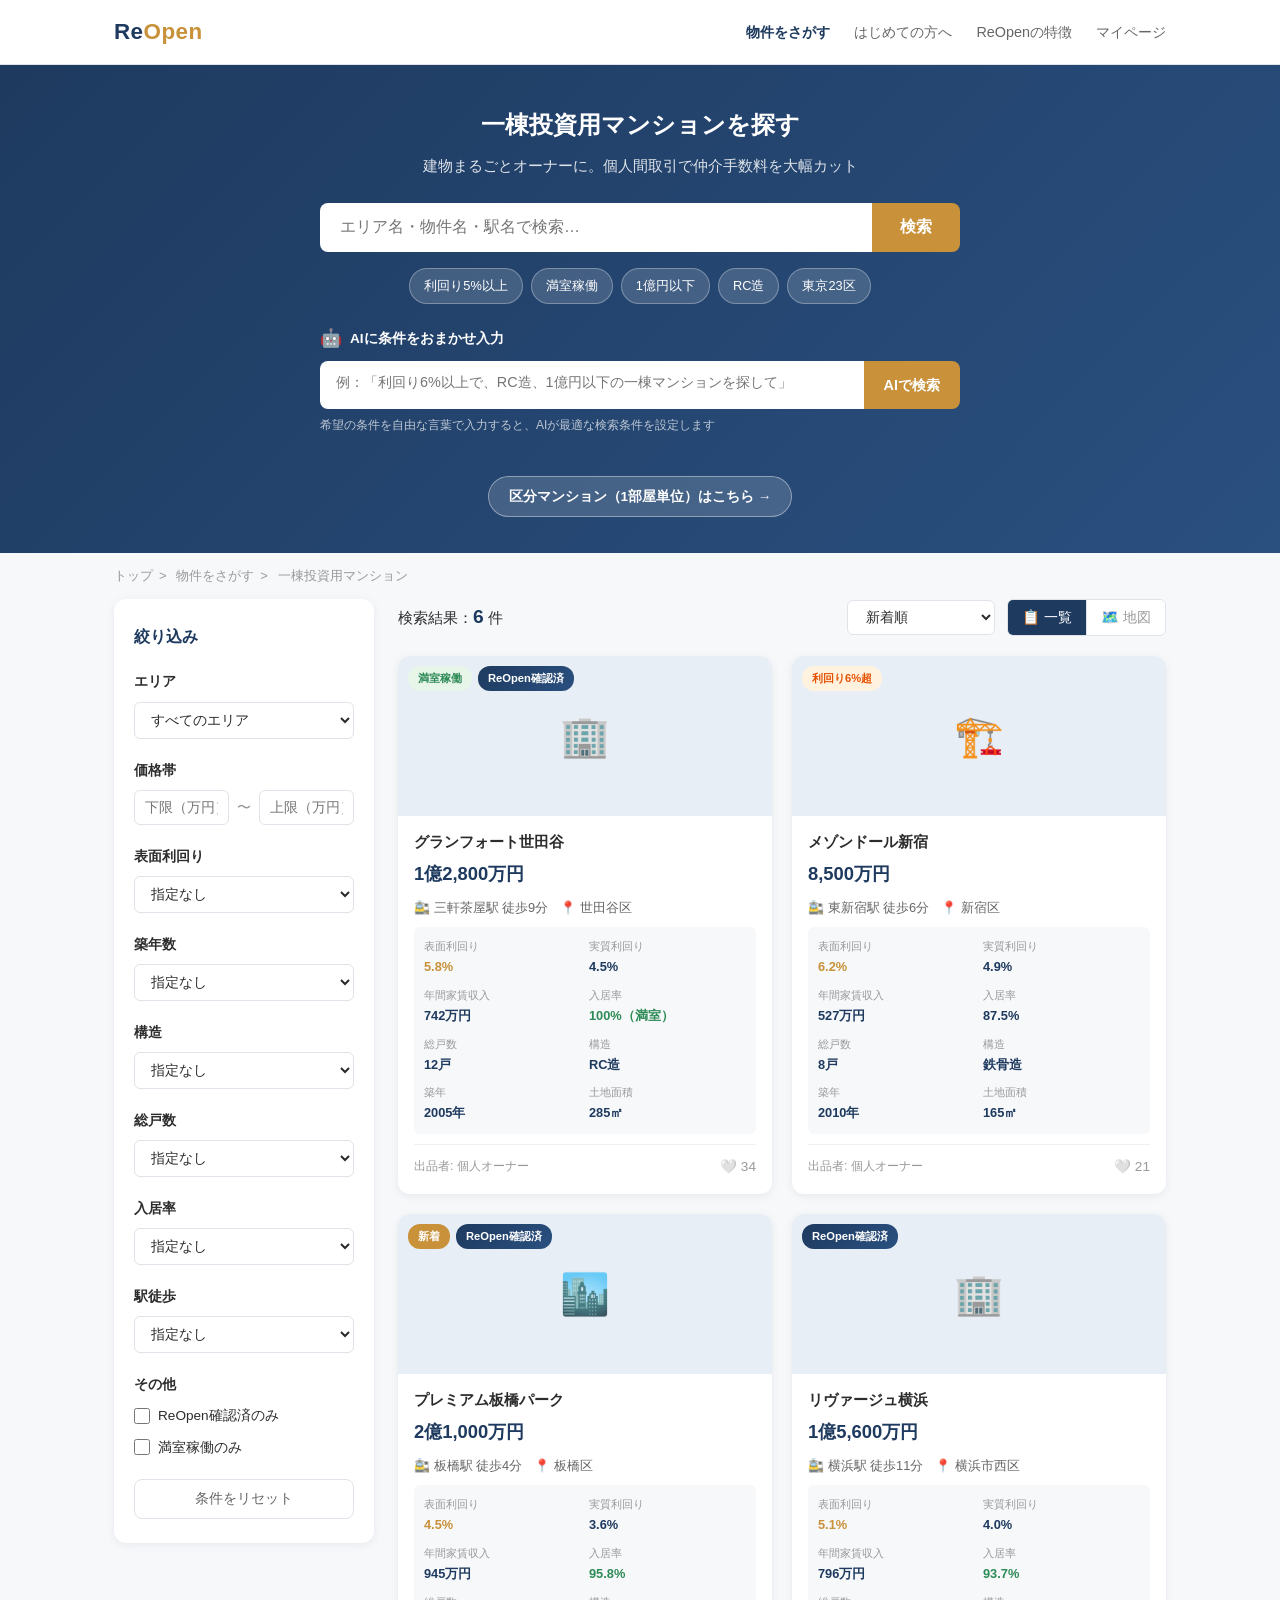
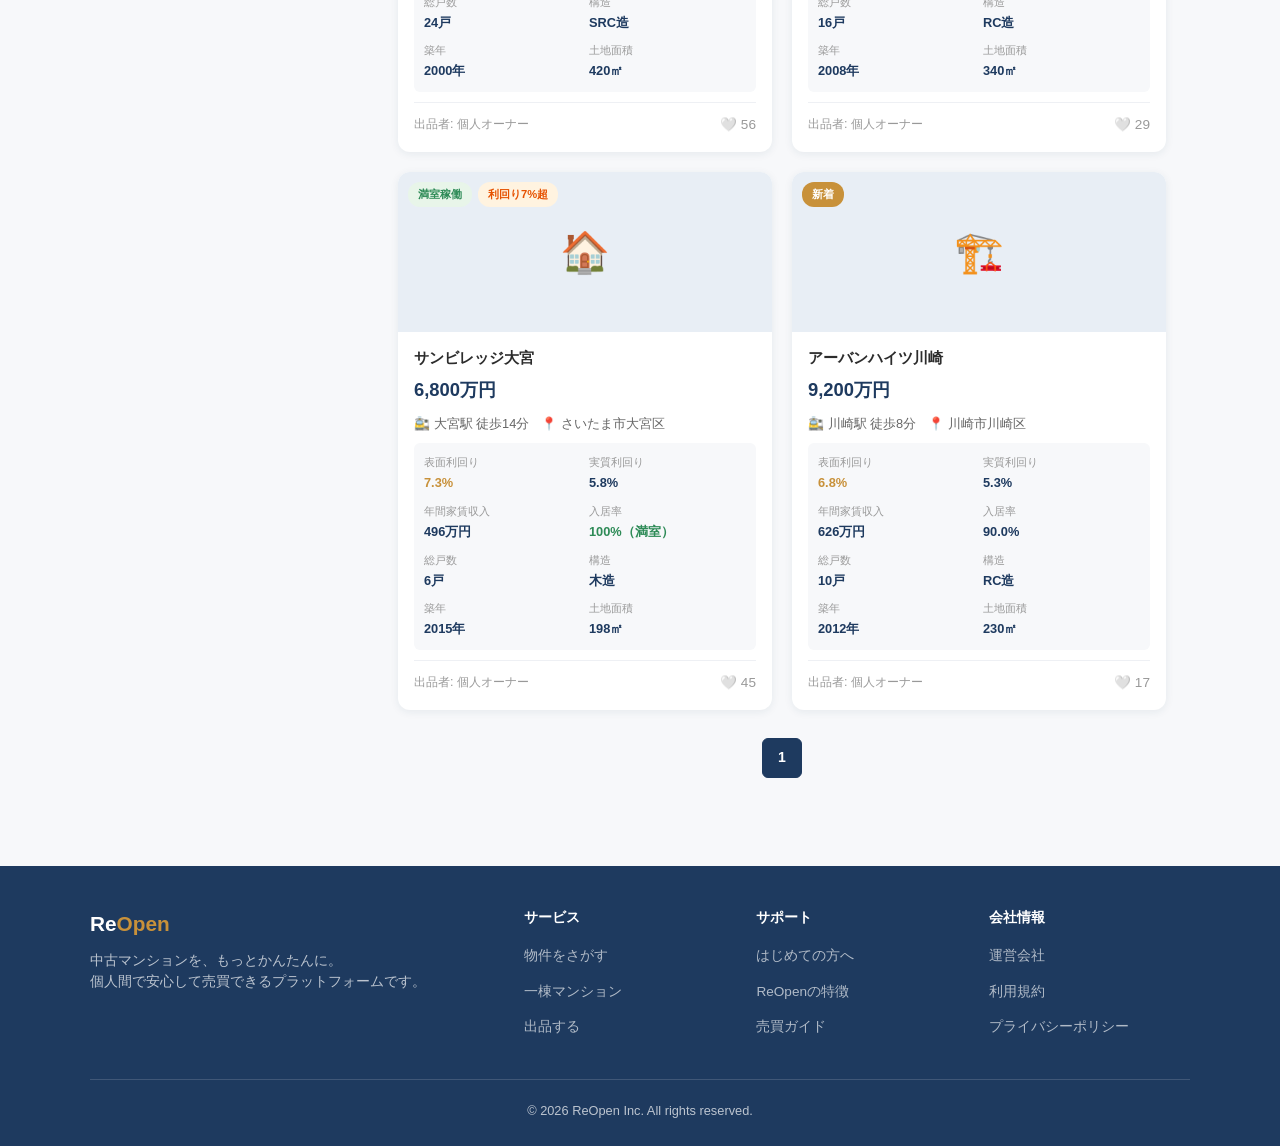
<file: building-list.html>
<!DOCTYPE html>
<html lang="ja">
<head>
  <meta charset="UTF-8">
  <meta name="viewport" content="width=device-width, initial-scale=1.0">
  <title>一棟投資用マンション｜ReOpen</title>
  <link rel="stylesheet" href="common.css">
  <style>
    /* ========== 一棟固有スタイル ========== */
    .hero-switch {
      display: inline-flex;
      align-items: center;
      gap: 6px;
      margin-top: 16px;
      padding: 8px 20px;
      background: rgba(255,255,255,0.15);
      border: 1px solid rgba(255,255,255,0.4);
      border-radius: 24px;
      color: var(--white);
      font-size: 0.85rem;
      font-weight: 600;
      text-decoration: none;
      transition: background 0.2s;
    }
    .hero-switch:hover {
      background: rgba(255,255,255,0.25);
      text-decoration: none;
    }

    /* 固有バッジ */
    .badge-full {
      background: #e8f5e9;
      color: var(--success);
    }
    .badge-yield {
      background: #fff3e0;
      color: #e65100;
    }

    /* 投資指標拡張 */
    .invest-info-value.success {
      color: var(--success);
    }

    /* カードメタ上マージン（一棟固有） */
    .property-card-meta {
      margin-top: 10px;
    }
  </style>
</head>
<body data-page="building-list">

<!-- ========== ヘッダー ========== -->
<header class="site-header"></header>

<!-- ========== 検索ヒーロー ========== -->
<div class="search-hero">
  <h1>一棟投資用マンションを探す</h1>
  <p>建物まるごとオーナーに。個人間取引で仲介手数料を大幅カット</p>
  <div class="search-box">
    <input type="text" class="search-input" placeholder="エリア名・物件名・駅名で検索…">
    <button class="search-btn">検索</button>
  </div>
  <div class="search-tags">
    <a class="search-tag" href="#">利回り5%以上</a>
    <a class="search-tag" href="#">満室稼働</a>
    <a class="search-tag" href="#">1億円以下</a>
    <a class="search-tag" href="#">RC造</a>
    <a class="search-tag" href="#">東京23区</a>
  </div>
  <div style="max-width:640px;margin:20px auto 0;">
    <div style="display:flex;align-items:center;gap:8px;margin-bottom:8px;">
      <span style="font-size:1.1rem;">🤖</span>
      <span style="font-size:0.85rem;font-weight:600;">AIに条件をおまかせ入力</span>
    </div>
    <div style="display:flex;gap:0;">
      <textarea style="flex:1;padding:12px 16px;font-size:0.9rem;border:none;border-radius:var(--radius-sm) 0 0 var(--radius-sm);outline:none;resize:none;height:48px;font-family:inherit;" placeholder="例：「利回り6%以上で、RC造、1億円以下の一棟マンションを探して」"></textarea>
      <button style="padding:12px 20px;background:var(--accent);color:var(--white);border:none;border-radius:0 var(--radius-sm) var(--radius-sm) 0;font-size:0.9rem;font-weight:700;cursor:pointer;white-space:nowrap;">AIで検索</button>
    </div>
    <p style="font-size:0.75rem;opacity:0.7;margin-top:6px;text-align:left;">希望の条件を自由な言葉で入力すると、AIが最適な検索条件を設定します</p>
  </div>
  <a href="property-list.html" class="hero-switch">区分マンション（1部屋単位）はこちら →</a>
</div>

<!-- ========== パンくず ========== -->
<div class="breadcrumb">
  <a href="index.html">トップ</a><span>></span>
  <a href="property-list.html">物件をさがす</a><span>></span>
  一棟投資用マンション
</div>

<!-- ========== メインレイアウト ========== -->
<div class="list-layout">
  <!-- ===== フィルターサイドバー ===== -->
  <aside class="filter-panel">
    <div class="filter-title">絞り込み</div>

    <div class="filter-group">
      <label class="filter-label">エリア</label>
      <select class="filter-select">
        <option>すべてのエリア</option>
        <option>東京都 — 23区</option>
        <option>東京都 — 23区外</option>
        <option>神奈川県</option>
        <option>埼玉県</option>
        <option>大阪府</option>
        <option>その他</option>
      </select>
    </div>

    <div class="filter-group">
      <label class="filter-label">価格帯</label>
      <div class="filter-range">
        <input type="text" placeholder="下限（万円）">
        <span class="filter-range-sep">〜</span>
        <input type="text" placeholder="上限（万円）">
      </div>
    </div>

    <div class="filter-group">
      <label class="filter-label">表面利回り</label>
      <select class="filter-select">
        <option>指定なし</option>
        <option>3%以上</option>
        <option>4%以上</option>
        <option>5%以上</option>
        <option>6%以上</option>
        <option>7%以上</option>
        <option>8%以上</option>
        <option>10%以上</option>
      </select>
    </div>

    <div class="filter-group">
      <label class="filter-label">築年数</label>
      <select class="filter-select">
        <option>指定なし</option>
        <option>新築〜5年</option>
        <option>5年〜10年</option>
        <option>10年〜20年</option>
        <option>20年〜30年</option>
        <option>30年以上</option>
      </select>
    </div>

    <div class="filter-group">
      <label class="filter-label">構造</label>
      <select class="filter-select">
        <option>指定なし</option>
        <option>RC造（鉄筋コンクリート）</option>
        <option>SRC造（鉄骨鉄筋コンクリート）</option>
        <option>鉄骨造</option>
        <option>木造</option>
      </select>
    </div>

    <div class="filter-group">
      <label class="filter-label">総戸数</label>
      <select class="filter-select">
        <option>指定なし</option>
        <option>〜10戸</option>
        <option>10〜20戸</option>
        <option>20戸以上</option>
      </select>
    </div>

    <div class="filter-group">
      <label class="filter-label">入居率</label>
      <select class="filter-select">
        <option>指定なし</option>
        <option>80%以上</option>
        <option>90%以上</option>
        <option>満室</option>
      </select>
    </div>

    <div class="filter-group">
      <label class="filter-label">駅徒歩</label>
      <select class="filter-select">
        <option>指定なし</option>
        <option>5分以内</option>
        <option>10分以内</option>
        <option>15分以内</option>
      </select>
    </div>

    <div class="filter-group">
      <label class="filter-label">その他</label>
      <div class="filter-checks">
        <label class="filter-check-item"><input type="checkbox"> ReOpen確認済のみ</label>
        <label class="filter-check-item"><input type="checkbox"> 満室稼働のみ</label>
      </div>
    </div>

    <button class="filter-reset">条件をリセット</button>
  </aside>

  <!-- ===== 物件一覧メインエリア ===== -->
  <main>
    <!-- ツールバー -->
    <div class="toolbar">
      <div class="toolbar-count">検索結果：<strong>6</strong> 件</div>
      <div class="toolbar-right">
        <select class="sort-select">
          <option>新着順</option>
          <option>利回りが高い順</option>
          <option>価格が安い順</option>
          <option>価格が高い順</option>
        </select>
        <div class="view-toggle" style="display:flex;gap:0;border:1.5px solid var(--border);border-radius:var(--radius-xs);overflow:hidden;">
          <button class="view-btn active" onclick="document.querySelector('.property-grid').style.display='grid';document.getElementById('mapView').style.display='none';this.classList.add('active');this.nextElementSibling.classList.remove('active');" style="padding:8px 14px;border:none;background:var(--primary);color:var(--white);cursor:pointer;font-size:0.9rem;">📋 一覧</button>
          <button class="view-btn" onclick="document.querySelector('.property-grid').style.display='none';document.getElementById('mapView').style.display='flex';this.classList.add('active');this.previousElementSibling.classList.remove('active');this.previousElementSibling.style.background='var(--white)';this.previousElementSibling.style.color='var(--text-muted)';" style="padding:8px 14px;border:none;border-left:1.5px solid var(--border);background:var(--white);color:var(--text-muted);cursor:pointer;font-size:0.9rem;">🗺️ 地図</button>
        </div>
      </div>
    </div>

    <!-- 物件グリッド -->
    <div class="property-grid">

      <!-- ===== 物件1: グランフォート世田谷 ===== -->
      <a href="property-detail.html" class="property-card">
        <div class="property-card-img">
          🏢
          <div class="property-card-badges">
            <span class="property-card-badge badge-full">満室稼働</span>
            <span class="property-card-badge badge-verified-sm">ReOpen確認済</span>
          </div>
        </div>
        <div class="property-card-body">
          <div class="property-card-name">グランフォート世田谷</div>
          <div class="property-card-price">1億2,800万円</div>
          <div class="property-card-specs">
            <span>🚉 三軒茶屋駅 徒歩9分</span>
            <span>📍 世田谷区</span>
          </div>
          <div class="invest-info">
            <div class="invest-info-item">
              <span class="invest-info-label" title="物件価格に対する年間家賃収入の割合。高いほど収益性が高い目安です">表面利回り</span>
              <span class="invest-info-value highlight">5.8%</span>
            </div>
            <div class="invest-info-item">
              <span class="invest-info-label" title="管理費や修繕費などの経費を引いた後の利回り。より現実に近い数字です">実質利回り</span>
              <span class="invest-info-value">4.5%</span>
            </div>
            <div class="invest-info-item">
              <span class="invest-info-label" title="1年間で入ってくる家賃の合計金額です">年間家賃収入</span>
              <span class="invest-info-value">742万円</span>
            </div>
            <div class="invest-info-item">
              <span class="invest-info-label" title="全部屋のうち、入居者がいる割合。100%なら満室です">入居率</span>
              <span class="invest-info-value success">100%（満室）</span>
            </div>
            <div class="invest-info-item">
              <span class="invest-info-label">総戸数</span>
              <span class="invest-info-value">12戸</span>
            </div>
            <div class="invest-info-item">
              <span class="invest-info-label">構造</span>
              <span class="invest-info-value">RC造</span>
            </div>
            <div class="invest-info-item">
              <span class="invest-info-label">築年</span>
              <span class="invest-info-value">2005年</span>
            </div>
            <div class="invest-info-item">
              <span class="invest-info-label">土地面積</span>
              <span class="invest-info-value">285㎡</span>
            </div>
          </div>
          <div class="property-card-meta">
            <span>出品者: 個人オーナー</span>
            <span class="property-card-fav">🤍 34</span>
          </div>
        </div>
      </a>

      <!-- ===== 物件2: メゾンドール新宿 ===== -->
      <a href="property-detail.html" class="property-card">
        <div class="property-card-img">
          🏗️
          <div class="property-card-badges">
            <span class="property-card-badge badge-yield">利回り6%超</span>
          </div>
        </div>
        <div class="property-card-body">
          <div class="property-card-name">メゾンドール新宿</div>
          <div class="property-card-price">8,500万円</div>
          <div class="property-card-specs">
            <span>🚉 東新宿駅 徒歩6分</span>
            <span>📍 新宿区</span>
          </div>
          <div class="invest-info">
            <div class="invest-info-item">
              <span class="invest-info-label" title="物件価格に対する年間家賃収入の割合。高いほど収益性が高い目安です">表面利回り</span>
              <span class="invest-info-value highlight">6.2%</span>
            </div>
            <div class="invest-info-item">
              <span class="invest-info-label" title="管理費や修繕費などの経費を引いた後の利回り。より現実に近い数字です">実質利回り</span>
              <span class="invest-info-value">4.9%</span>
            </div>
            <div class="invest-info-item">
              <span class="invest-info-label" title="1年間で入ってくる家賃の合計金額です">年間家賃収入</span>
              <span class="invest-info-value">527万円</span>
            </div>
            <div class="invest-info-item">
              <span class="invest-info-label" title="全部屋のうち、入居者がいる割合。100%なら満室です">入居率</span>
              <span class="invest-info-value">87.5%</span>
            </div>
            <div class="invest-info-item">
              <span class="invest-info-label">総戸数</span>
              <span class="invest-info-value">8戸</span>
            </div>
            <div class="invest-info-item">
              <span class="invest-info-label">構造</span>
              <span class="invest-info-value">鉄骨造</span>
            </div>
            <div class="invest-info-item">
              <span class="invest-info-label">築年</span>
              <span class="invest-info-value">2010年</span>
            </div>
            <div class="invest-info-item">
              <span class="invest-info-label">土地面積</span>
              <span class="invest-info-value">165㎡</span>
            </div>
          </div>
          <div class="property-card-meta">
            <span>出品者: 個人オーナー</span>
            <span class="property-card-fav">🤍 21</span>
          </div>
        </div>
      </a>

      <!-- ===== 物件3: プレミアム板橋パーク ===== -->
      <a href="property-detail.html" class="property-card">
        <div class="property-card-img">
          🏙️
          <div class="property-card-badges">
            <span class="property-card-badge badge-new">新着</span>
            <span class="property-card-badge badge-verified-sm">ReOpen確認済</span>
          </div>
        </div>
        <div class="property-card-body">
          <div class="property-card-name">プレミアム板橋パーク</div>
          <div class="property-card-price">2億1,000万円</div>
          <div class="property-card-specs">
            <span>🚉 板橋駅 徒歩4分</span>
            <span>📍 板橋区</span>
          </div>
          <div class="invest-info">
            <div class="invest-info-item">
              <span class="invest-info-label" title="物件価格に対する年間家賃収入の割合。高いほど収益性が高い目安です">表面利回り</span>
              <span class="invest-info-value highlight">4.5%</span>
            </div>
            <div class="invest-info-item">
              <span class="invest-info-label" title="管理費や修繕費などの経費を引いた後の利回り。より現実に近い数字です">実質利回り</span>
              <span class="invest-info-value">3.6%</span>
            </div>
            <div class="invest-info-item">
              <span class="invest-info-label" title="1年間で入ってくる家賃の合計金額です">年間家賃収入</span>
              <span class="invest-info-value">945万円</span>
            </div>
            <div class="invest-info-item">
              <span class="invest-info-label" title="全部屋のうち、入居者がいる割合。100%なら満室です">入居率</span>
              <span class="invest-info-value success">95.8%</span>
            </div>
            <div class="invest-info-item">
              <span class="invest-info-label">総戸数</span>
              <span class="invest-info-value">24戸</span>
            </div>
            <div class="invest-info-item">
              <span class="invest-info-label">構造</span>
              <span class="invest-info-value">SRC造</span>
            </div>
            <div class="invest-info-item">
              <span class="invest-info-label">築年</span>
              <span class="invest-info-value">2000年</span>
            </div>
            <div class="invest-info-item">
              <span class="invest-info-label">土地面積</span>
              <span class="invest-info-value">420㎡</span>
            </div>
          </div>
          <div class="property-card-meta">
            <span>出品者: 個人オーナー</span>
            <span class="property-card-fav">🤍 56</span>
          </div>
        </div>
      </a>

      <!-- ===== 物件4: リヴァージュ横浜 ===== -->
      <a href="property-detail.html" class="property-card">
        <div class="property-card-img">
          🏢
          <div class="property-card-badges">
            <span class="property-card-badge badge-verified-sm">ReOpen確認済</span>
          </div>
        </div>
        <div class="property-card-body">
          <div class="property-card-name">リヴァージュ横浜</div>
          <div class="property-card-price">1億5,600万円</div>
          <div class="property-card-specs">
            <span>🚉 横浜駅 徒歩11分</span>
            <span>📍 横浜市西区</span>
          </div>
          <div class="invest-info">
            <div class="invest-info-item">
              <span class="invest-info-label" title="物件価格に対する年間家賃収入の割合。高いほど収益性が高い目安です">表面利回り</span>
              <span class="invest-info-value highlight">5.1%</span>
            </div>
            <div class="invest-info-item">
              <span class="invest-info-label" title="管理費や修繕費などの経費を引いた後の利回り。より現実に近い数字です">実質利回り</span>
              <span class="invest-info-value">4.0%</span>
            </div>
            <div class="invest-info-item">
              <span class="invest-info-label" title="1年間で入ってくる家賃の合計金額です">年間家賃収入</span>
              <span class="invest-info-value">796万円</span>
            </div>
            <div class="invest-info-item">
              <span class="invest-info-label" title="全部屋のうち、入居者がいる割合。100%なら満室です">入居率</span>
              <span class="invest-info-value success">93.7%</span>
            </div>
            <div class="invest-info-item">
              <span class="invest-info-label">総戸数</span>
              <span class="invest-info-value">16戸</span>
            </div>
            <div class="invest-info-item">
              <span class="invest-info-label">構造</span>
              <span class="invest-info-value">RC造</span>
            </div>
            <div class="invest-info-item">
              <span class="invest-info-label">築年</span>
              <span class="invest-info-value">2008年</span>
            </div>
            <div class="invest-info-item">
              <span class="invest-info-label">土地面積</span>
              <span class="invest-info-value">340㎡</span>
            </div>
          </div>
          <div class="property-card-meta">
            <span>出品者: 個人オーナー</span>
            <span class="property-card-fav">🤍 29</span>
          </div>
        </div>
      </a>

      <!-- ===== 物件5: サンビレッジ大宮 ===== -->
      <a href="property-detail.html" class="property-card">
        <div class="property-card-img">
          🏠
          <div class="property-card-badges">
            <span class="property-card-badge badge-full">満室稼働</span>
            <span class="property-card-badge badge-yield">利回り7%超</span>
          </div>
        </div>
        <div class="property-card-body">
          <div class="property-card-name">サンビレッジ大宮</div>
          <div class="property-card-price">6,800万円</div>
          <div class="property-card-specs">
            <span>🚉 大宮駅 徒歩14分</span>
            <span>📍 さいたま市大宮区</span>
          </div>
          <div class="invest-info">
            <div class="invest-info-item">
              <span class="invest-info-label" title="物件価格に対する年間家賃収入の割合。高いほど収益性が高い目安です">表面利回り</span>
              <span class="invest-info-value highlight">7.3%</span>
            </div>
            <div class="invest-info-item">
              <span class="invest-info-label" title="管理費や修繕費などの経費を引いた後の利回り。より現実に近い数字です">実質利回り</span>
              <span class="invest-info-value">5.8%</span>
            </div>
            <div class="invest-info-item">
              <span class="invest-info-label" title="1年間で入ってくる家賃の合計金額です">年間家賃収入</span>
              <span class="invest-info-value">496万円</span>
            </div>
            <div class="invest-info-item">
              <span class="invest-info-label" title="全部屋のうち、入居者がいる割合。100%なら満室です">入居率</span>
              <span class="invest-info-value success">100%（満室）</span>
            </div>
            <div class="invest-info-item">
              <span class="invest-info-label">総戸数</span>
              <span class="invest-info-value">6戸</span>
            </div>
            <div class="invest-info-item">
              <span class="invest-info-label">構造</span>
              <span class="invest-info-value">木造</span>
            </div>
            <div class="invest-info-item">
              <span class="invest-info-label">築年</span>
              <span class="invest-info-value">2015年</span>
            </div>
            <div class="invest-info-item">
              <span class="invest-info-label">土地面積</span>
              <span class="invest-info-value">198㎡</span>
            </div>
          </div>
          <div class="property-card-meta">
            <span>出品者: 個人オーナー</span>
            <span class="property-card-fav">🤍 45</span>
          </div>
        </div>
      </a>

      <!-- ===== 物件6: アーバンハイツ川崎 ===== -->
      <a href="property-detail.html" class="property-card">
        <div class="property-card-img">
          🏗️
          <div class="property-card-badges">
            <span class="property-card-badge badge-new">新着</span>
          </div>
        </div>
        <div class="property-card-body">
          <div class="property-card-name">アーバンハイツ川崎</div>
          <div class="property-card-price">9,200万円</div>
          <div class="property-card-specs">
            <span>🚉 川崎駅 徒歩8分</span>
            <span>📍 川崎市川崎区</span>
          </div>
          <div class="invest-info">
            <div class="invest-info-item">
              <span class="invest-info-label" title="物件価格に対する年間家賃収入の割合。高いほど収益性が高い目安です">表面利回り</span>
              <span class="invest-info-value highlight">6.8%</span>
            </div>
            <div class="invest-info-item">
              <span class="invest-info-label" title="管理費や修繕費などの経費を引いた後の利回り。より現実に近い数字です">実質利回り</span>
              <span class="invest-info-value">5.3%</span>
            </div>
            <div class="invest-info-item">
              <span class="invest-info-label" title="1年間で入ってくる家賃の合計金額です">年間家賃収入</span>
              <span class="invest-info-value">626万円</span>
            </div>
            <div class="invest-info-item">
              <span class="invest-info-label" title="全部屋のうち、入居者がいる割合。100%なら満室です">入居率</span>
              <span class="invest-info-value">90.0%</span>
            </div>
            <div class="invest-info-item">
              <span class="invest-info-label">総戸数</span>
              <span class="invest-info-value">10戸</span>
            </div>
            <div class="invest-info-item">
              <span class="invest-info-label">構造</span>
              <span class="invest-info-value">RC造</span>
            </div>
            <div class="invest-info-item">
              <span class="invest-info-label">築年</span>
              <span class="invest-info-value">2012年</span>
            </div>
            <div class="invest-info-item">
              <span class="invest-info-label">土地面積</span>
              <span class="invest-info-value">230㎡</span>
            </div>
          </div>
          <div class="property-card-meta">
            <span>出品者: 個人オーナー</span>
            <span class="property-card-fav">🤍 17</span>
          </div>
        </div>
      </a>

    </div>

      <!-- 地図ビュー（プレースホルダー） -->
      <div id="mapView" style="display:none;background:var(--primary-pale);border-radius:var(--radius);height:500px;align-items:center;justify-content:center;flex-direction:column;gap:12px;color:var(--text-light);">
        <div style="font-size:3rem;">🗺️</div>
        <div style="font-size:0.95rem;">地図で一棟物件を探す（モック表示）</div>
        <p style="font-size:0.82rem;color:var(--text-muted);">利回りと価格がピン上に表示されます</p>
      </div>

    <!-- ページネーション -->
    <div class="pagination">
      <a href="#" class="page-btn active">1</a>
    </div>
  </main>
</div>

<!-- ========== フッター ========== -->
<footer class="site-footer"></footer>
<script src="common.js"></script>

</body>
</html>
</file>
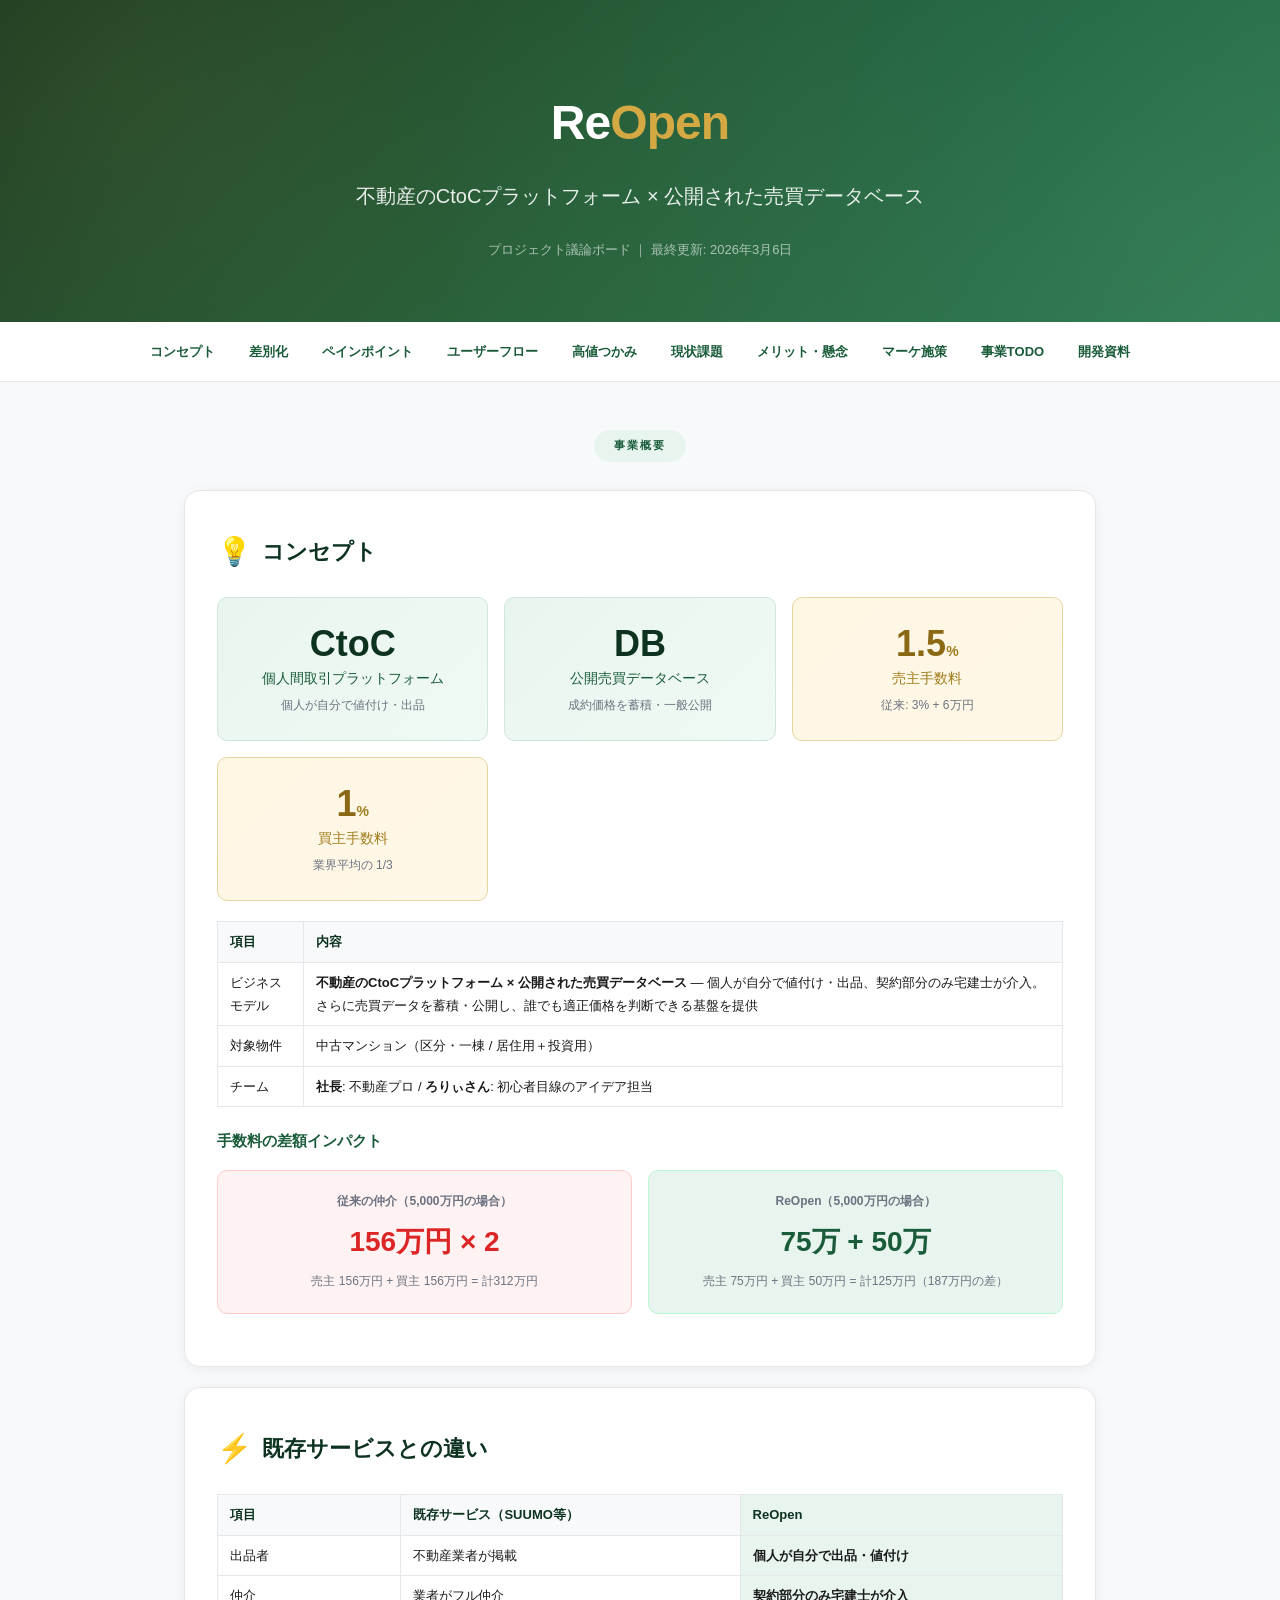
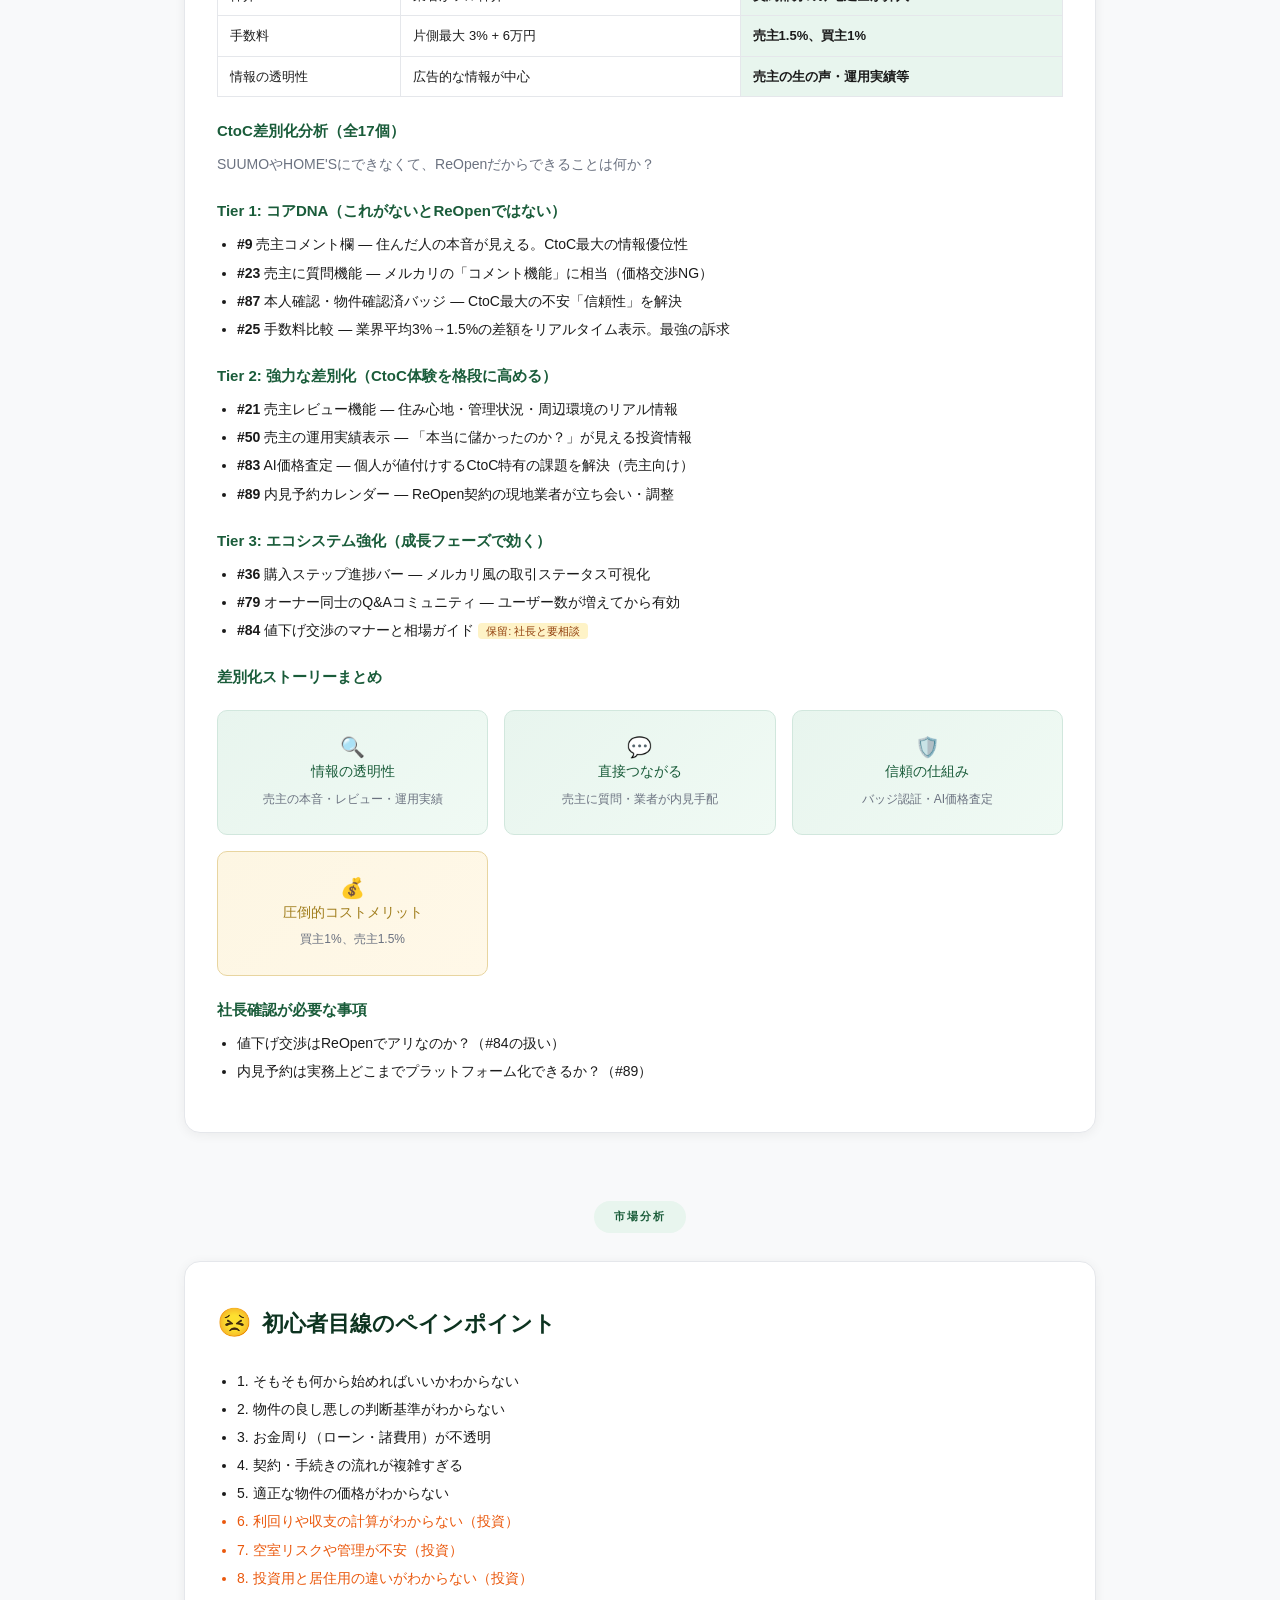
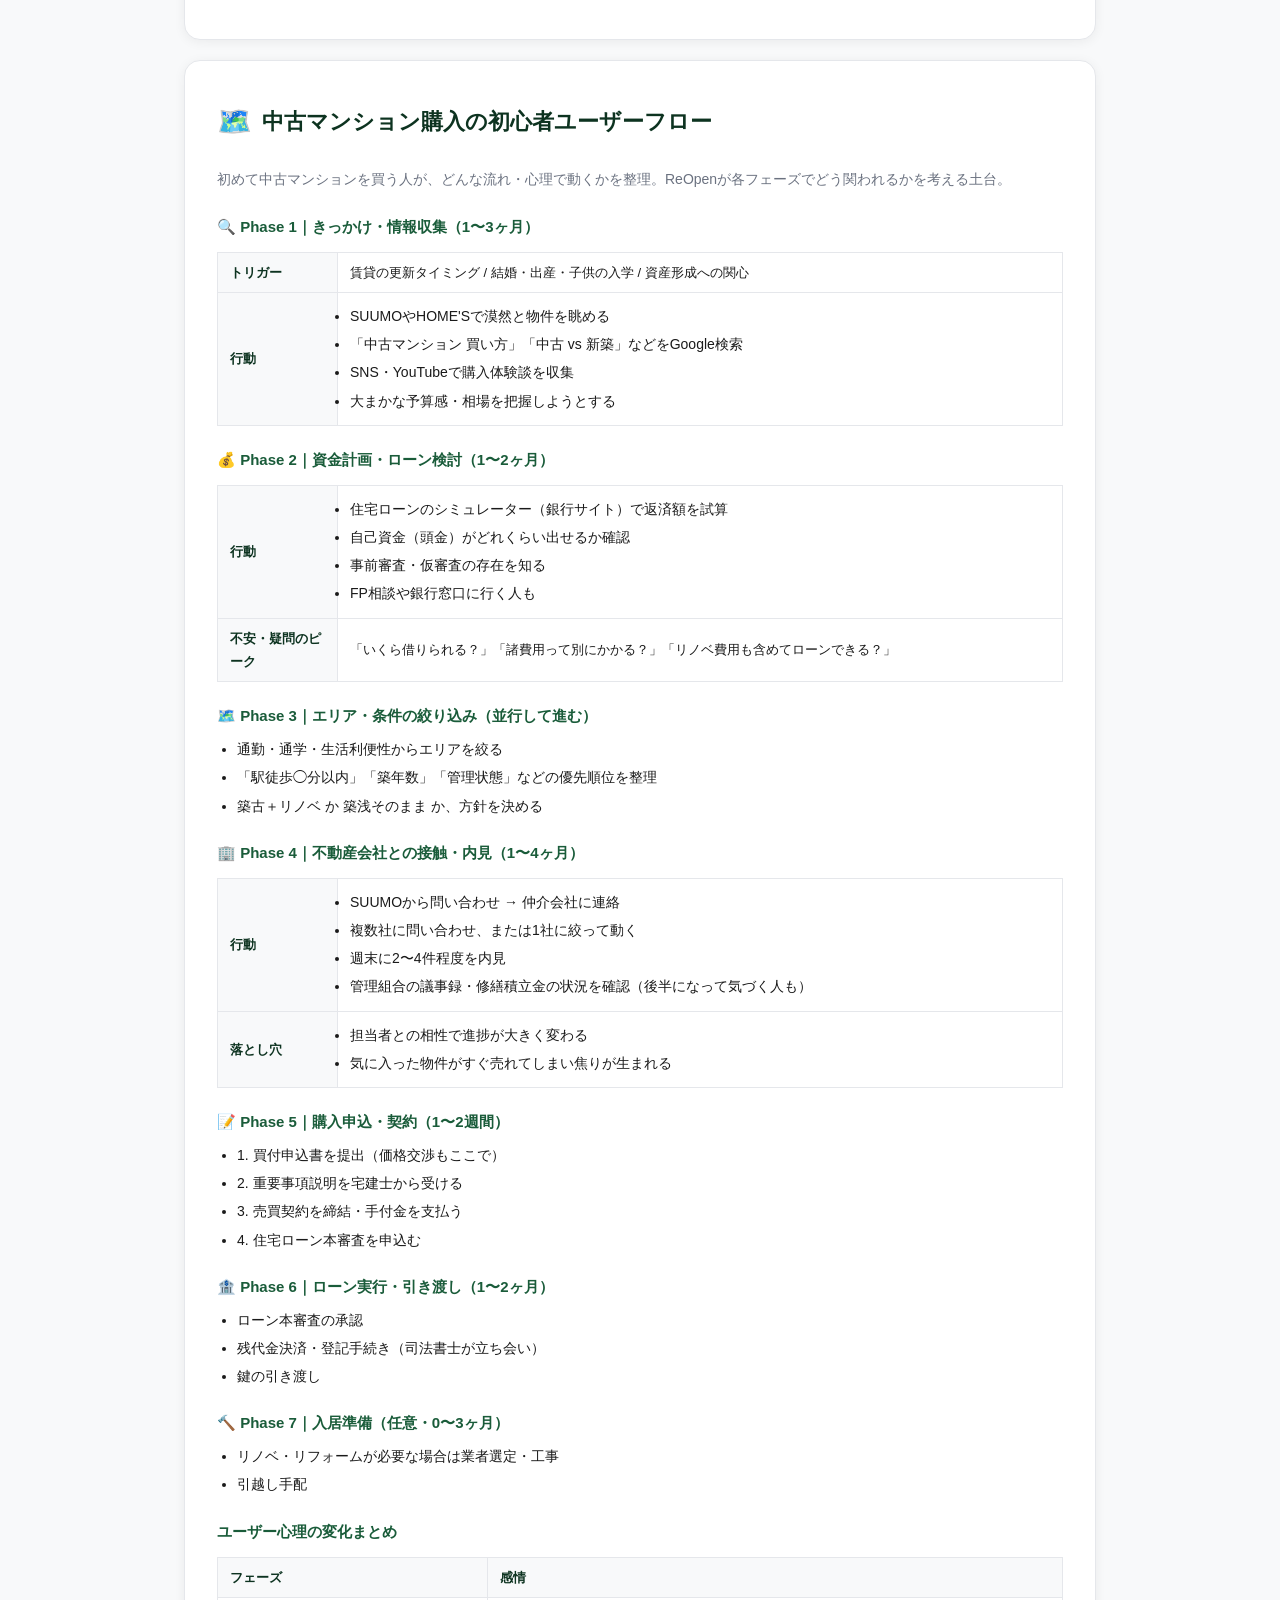
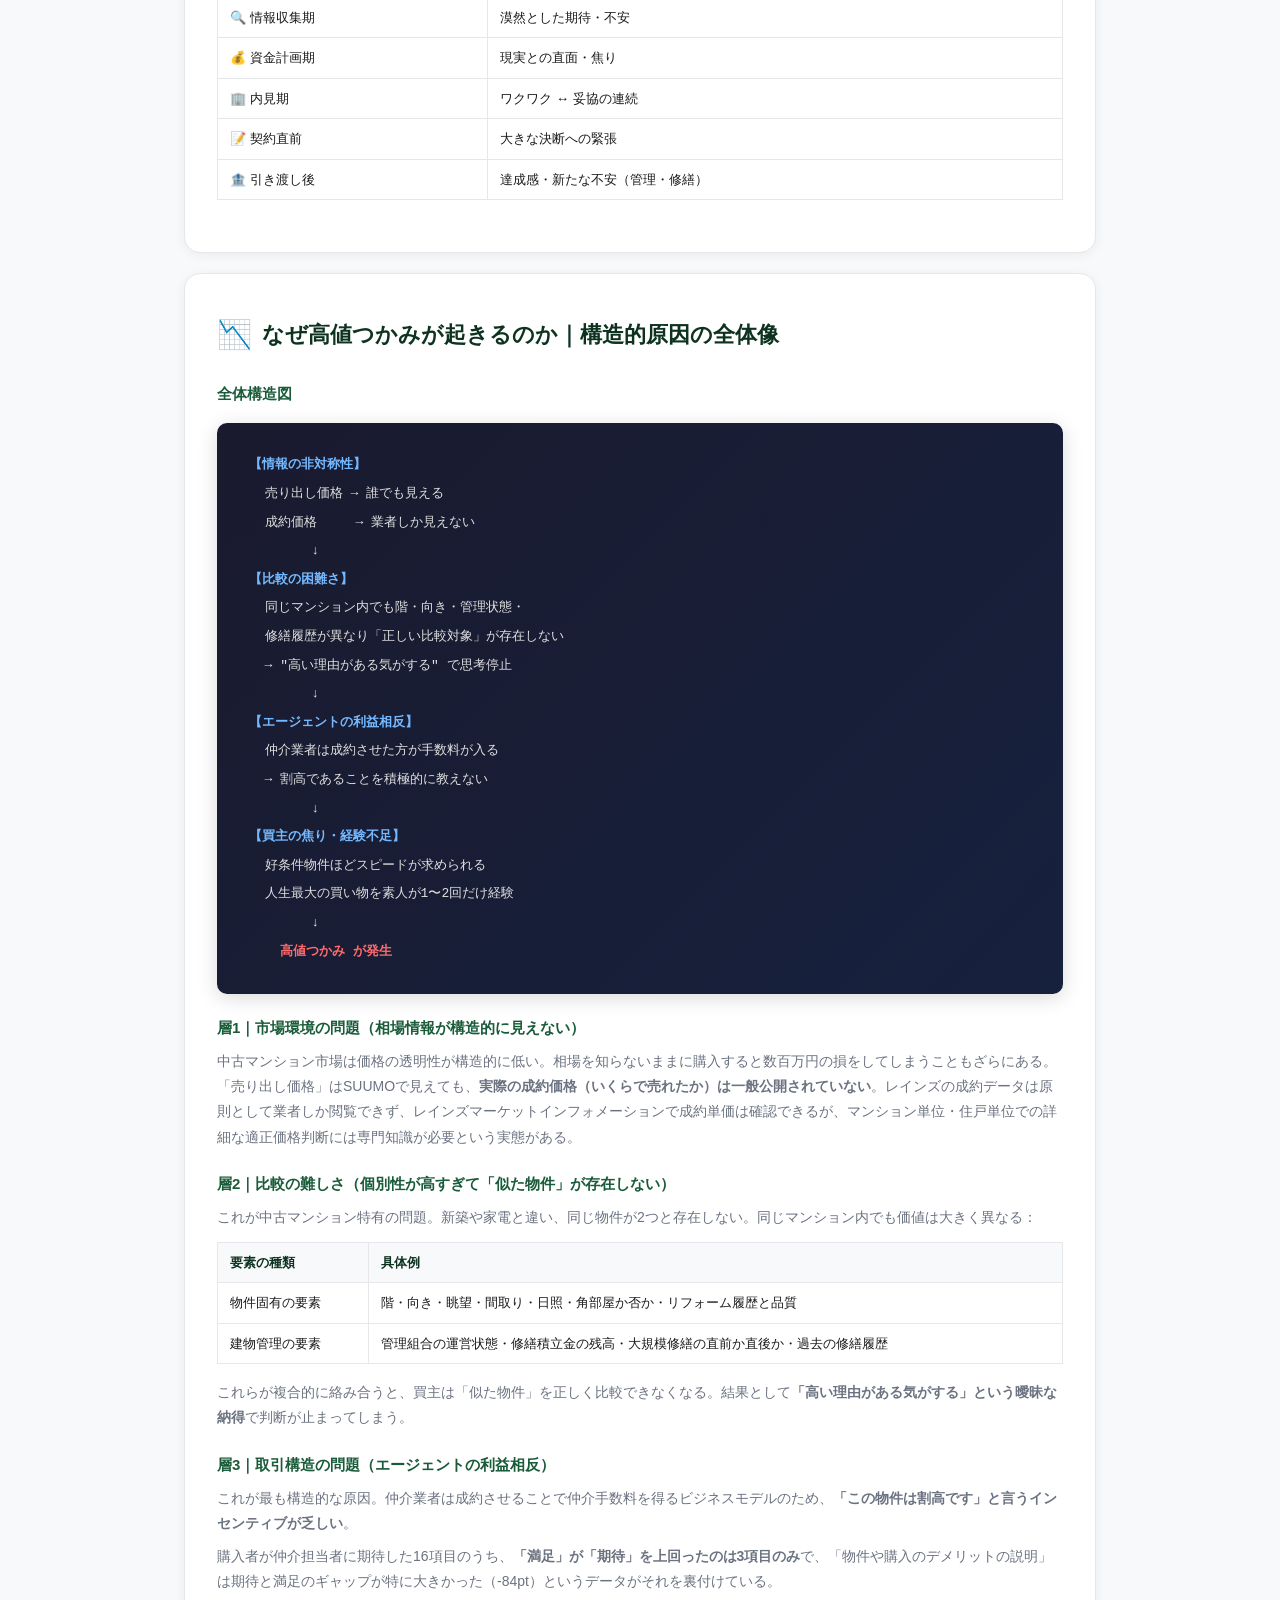
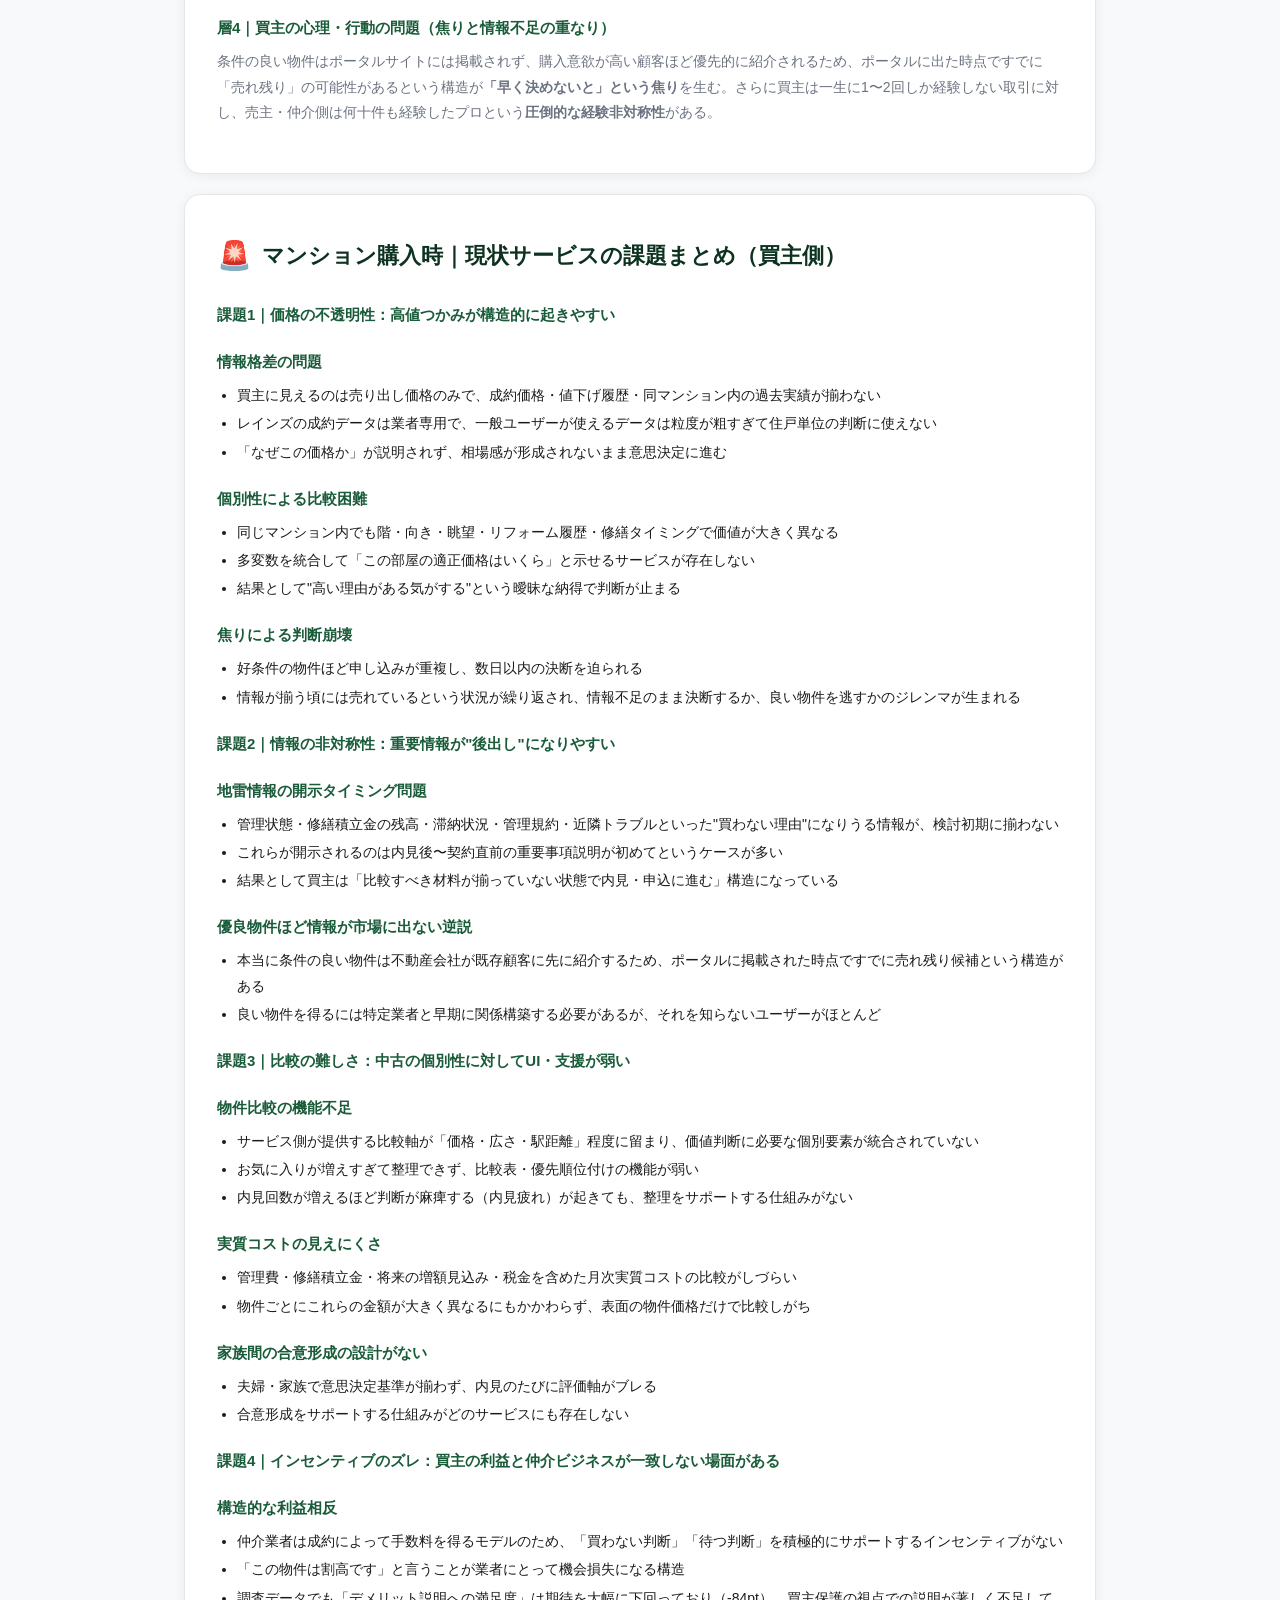
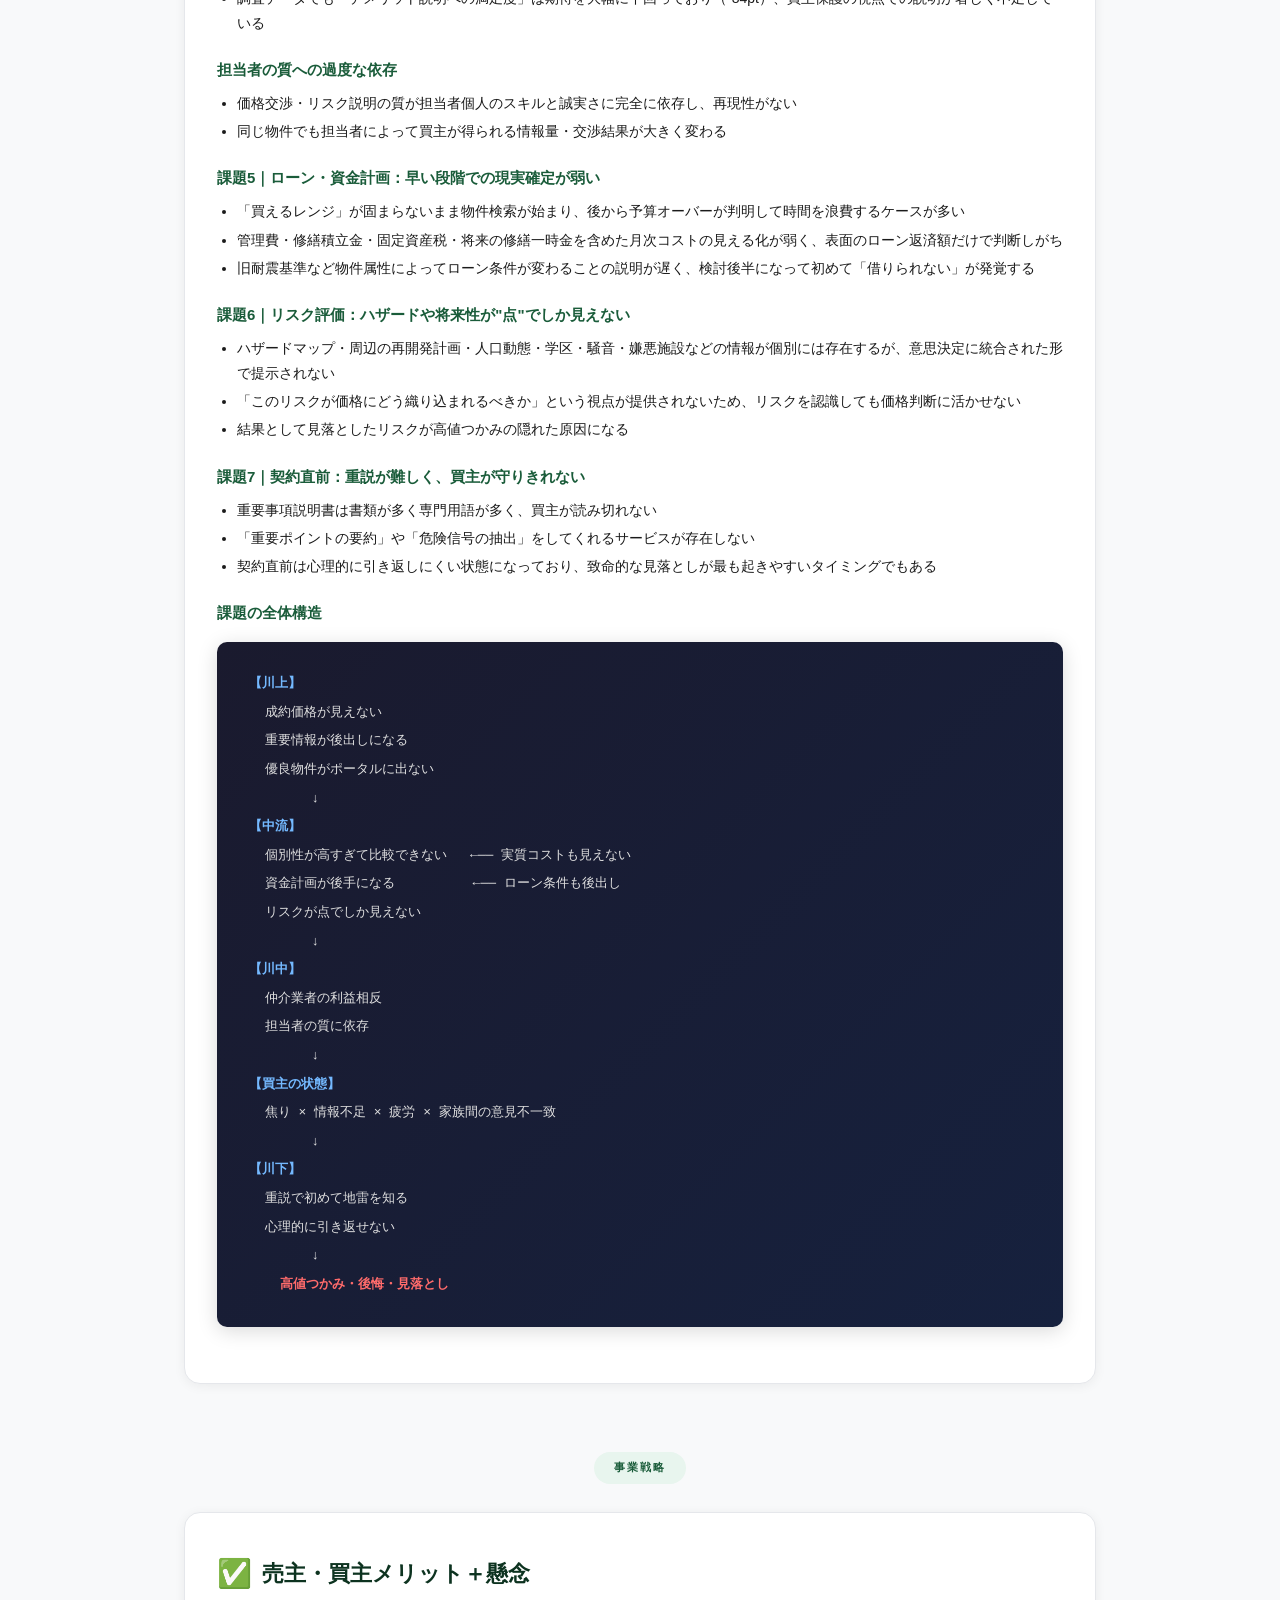
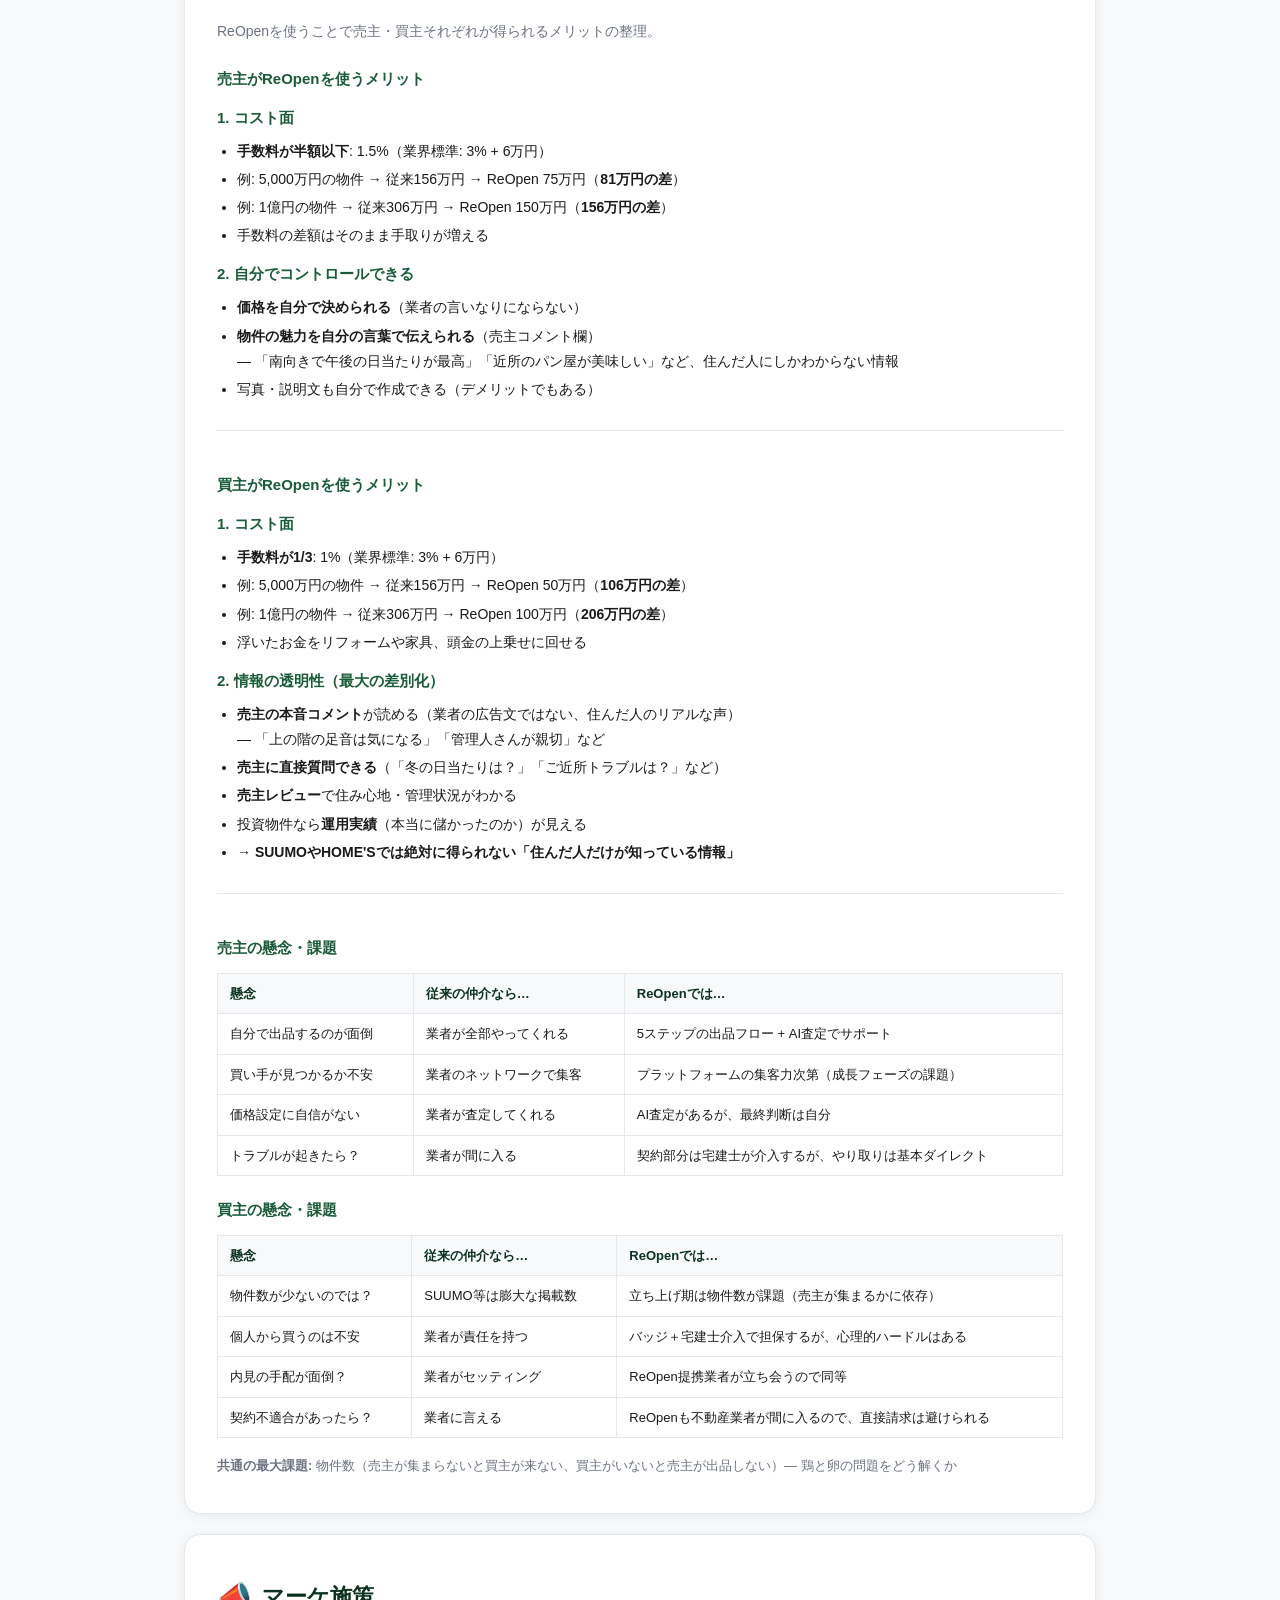
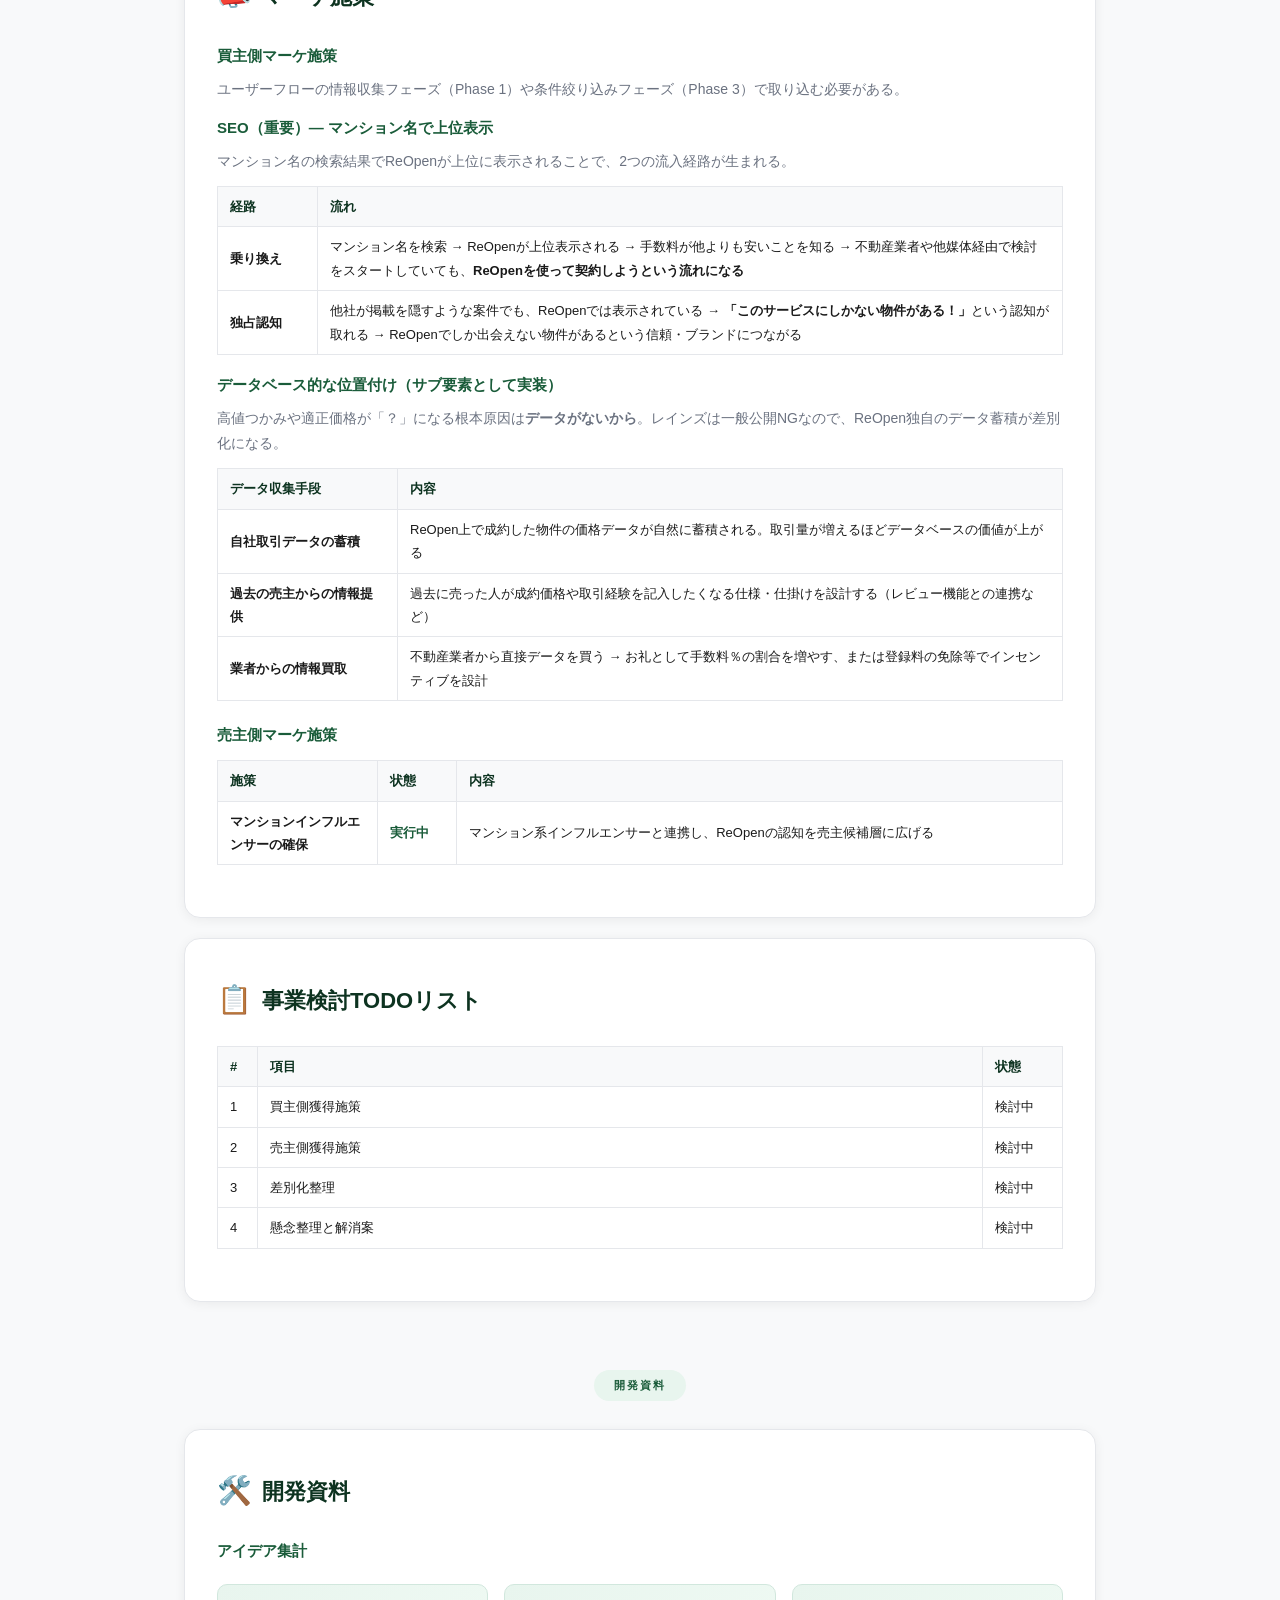
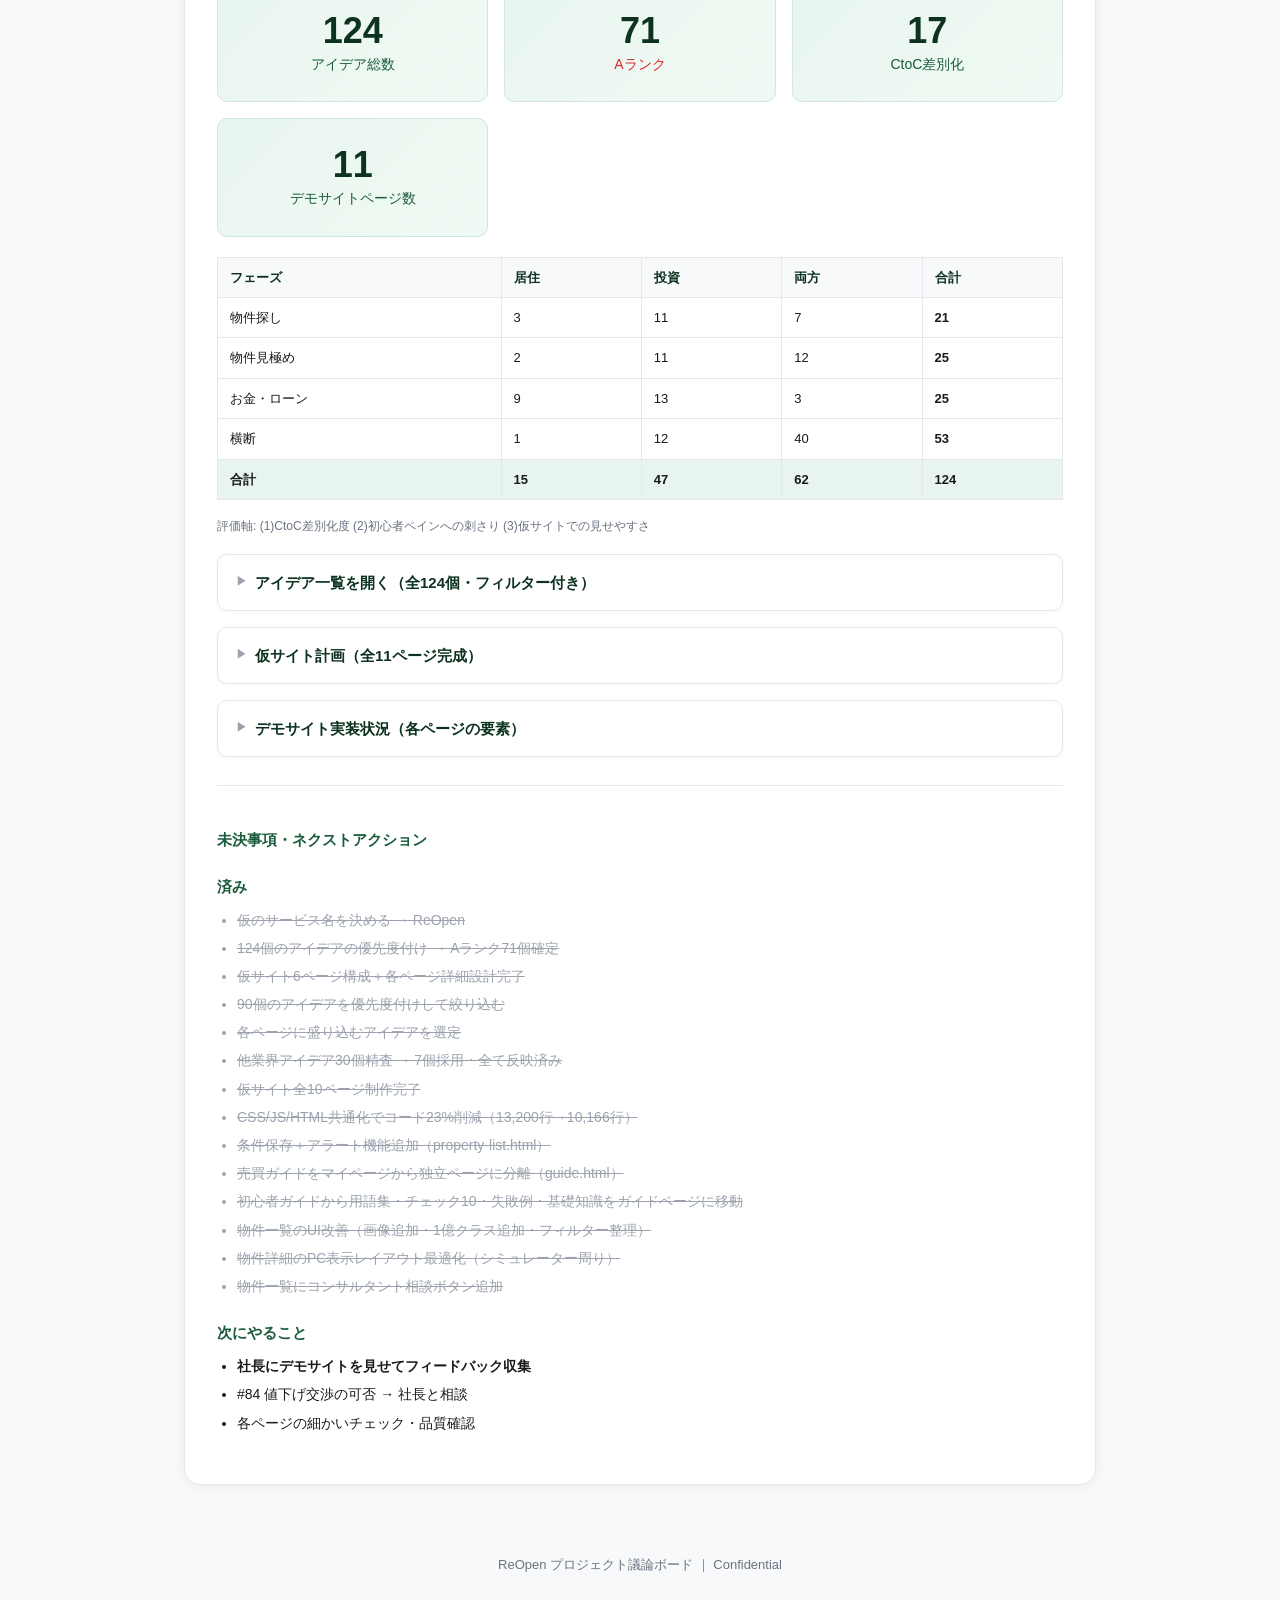
<file: dashboard-presentation.html>
<!DOCTYPE html>
<html lang="ja">
<head>
<meta charset="UTF-8">
<meta name="viewport" content="width=device-width, initial-scale=1.0">
<meta name="robots" content="noindex, nofollow">
<title>ReOpen - 事業概要プレゼンテーション</title>
<style>
:root {
  --green-dark: #0d3320;
  --green: #1a5c3a;
  --green-light: #e8f5ee;
  --gold: #d4a843;
  --gold-light: #fdf6e3;
  --bg: #f8f9fa;
  --card-bg: #ffffff;
  --text: #1a1a1a;
  --text-sub: #6b7280;
  --border: #e5e7eb;
  --shadow: 0 2px 12px rgba(0,0,0,.06);
  --shadow-lg: 0 8px 32px rgba(0,0,0,.08);
  --radius: 16px;
  --radius-sm: 10px;
}
* { margin:0; padding:0; box-sizing:border-box; }
body { font-family: -apple-system, BlinkMacSystemFont, 'Hiragino Sans', 'Noto Sans JP', sans-serif; color: var(--text); line-height: 1.8; background: var(--bg); }

/* ── ヒーロー ── */
.hero {
  background: linear-gradient(135deg, var(--green-dark) 0%, #1a5c3a 50%, #2d7a50 100%);
  color: #fff;
  padding: 80px 40px 60px;
  text-align: center;
  position: relative;
  overflow: hidden;
}
.hero::before {
  content: '';
  position: absolute;
  top: -50%; left: -50%;
  width: 200%; height: 200%;
  background: radial-gradient(circle at 30% 40%, rgba(212,168,67,.15) 0%, transparent 50%),
              radial-gradient(circle at 70% 60%, rgba(255,255,255,.05) 0%, transparent 40%);
  pointer-events: none;
}
.hero h1 { font-size: 48px; font-weight: 800; letter-spacing: -.02em; position: relative; }
.hero h1 .accent { color: var(--gold); }
.hero .tagline { font-size: 20px; font-weight: 400; margin-top: 12px; opacity: .9; position: relative; }
.hero .meta { font-size: 13px; margin-top: 24px; opacity: .6; position: relative; }

/* ── ナビ ── */
.nav-bar {
  position: sticky; top: 0; z-index: 100;
  background: rgba(255,255,255,.95);
  backdrop-filter: blur(12px);
  border-bottom: 1px solid var(--border);
  padding: 12px 24px;
  display: flex; flex-wrap: wrap; gap: 6px; justify-content: center;
}
.nav-bar a {
  font-size: 13px; font-weight: 600; color: var(--green);
  text-decoration: none; padding: 6px 14px;
  border-radius: 20px; transition: all .2s;
}
.nav-bar a:hover { background: var(--green-light); }

/* ── コンテナ ── */
.container { max-width: 960px; margin: 0 auto; padding: 0 24px; }

/* ── セクショングループ ── */
.group-header {
  text-align: center;
  padding: 48px 0 8px;
}
.group-header .label {
  display: inline-block;
  font-size: 11px; font-weight: 700;
  letter-spacing: .2em;
  color: var(--green);
  background: var(--green-light);
  padding: 6px 20px;
  border-radius: 20px;
}

/* ── カード ── */
.card {
  background: var(--card-bg);
  border-radius: var(--radius);
  box-shadow: var(--shadow);
  padding: 36px 32px;
  margin: 20px 0;
  border: 1px solid var(--border);
}
.card h2 {
  font-size: 22px; font-weight: 800;
  color: var(--green-dark);
  margin-bottom: 20px;
  display: flex; align-items: center; gap: 10px;
}
.card h2 .icon { font-size: 28px; }
.card h3 { font-size: 15px; color: var(--green); margin: 20px 0 8px; }

/* ── KPI カード ── */
.kpi-row { display: grid; grid-template-columns: repeat(auto-fit, minmax(200px, 1fr)); gap: 16px; margin: 20px 0; }
.kpi {
  text-align: center;
  padding: 24px 16px;
  border-radius: var(--radius-sm);
  background: linear-gradient(135deg, var(--green-light), #f0faf4);
  border: 1px solid #d1e7dd;
}
.kpi .number { font-size: 36px; font-weight: 800; color: var(--green-dark); line-height: 1.2; }
.kpi .unit { font-size: 14px; color: var(--green); }
.kpi .desc { font-size: 12px; color: var(--text-sub); margin-top: 4px; }

.kpi-gold {
  background: linear-gradient(135deg, var(--gold-light), #fff8e8);
  border-color: #e8d5a0;
}
.kpi-gold .number { color: #8b6914; }
.kpi-gold .unit { color: #a07d1c; }

/* ── テーブル ── */
table { width: 100%; border-collapse: collapse; margin: 12px 0 16px; font-size: 13px; }
th, td { border: 1px solid var(--border); padding: 8px 12px; text-align: left; }
th { background: #f8f9fa; font-weight: 700; color: var(--green-dark); }
.highlight { background: var(--green-light); font-weight: 600; }
.status-done { color: var(--green); font-weight: 700; }

/* ── リスト ── */
ul { margin: 4px 0 12px 20px; font-size: 14px; }
li { margin: 3px 0; }
p { font-size: 14px; }
.sub-note { font-size: 14px; color: var(--text-sub); margin-bottom: 12px; }

/* ── ティア ── */
.tier1 { color: #dc2626; }
.tier2 { color: #ea580c; }
.tier3 { color: #2563eb; }
.hold { color: #92400e; background: #fef3c7; padding: 2px 8px; border-radius: 4px; font-size: 11px; }

/* ── 構造図 ── */
.struct-diagram {
  background: linear-gradient(135deg, #1a1a2e 0%, #16213e 100%);
  color: #e0e0e0;
  border-radius: var(--radius-sm);
  padding: 28px 32px;
  font-size: 13px; line-height: 2.2;
  margin: 16px 0 20px;
  font-family: 'SF Mono', 'Menlo', monospace;
  box-shadow: 0 4px 20px rgba(0,0,0,.15);
}
.struct-diagram .alert { color: #ff6b6b; font-weight: 700; }
.struct-diagram strong { color: #74b9ff; }

/* ── 比較ハイライト ── */
.compare-box {
  display: grid; grid-template-columns: 1fr 1fr; gap: 16px; margin: 16px 0;
}
.compare-item {
  padding: 20px;
  border-radius: var(--radius-sm);
  text-align: center;
}
.compare-old { background: #fef2f2; border: 1px solid #fecaca; }
.compare-new { background: var(--green-light); border: 1px solid #bbf7d0; }
.compare-item .label { font-size: 12px; font-weight: 700; color: var(--text-sub); margin-bottom: 4px; }
.compare-item .value { font-size: 28px; font-weight: 800; }
.compare-old .value { color: #dc2626; }
.compare-new .value { color: var(--green); }
.compare-item .detail { font-size: 12px; color: var(--text-sub); margin-top: 4px; }

/* ── セクション区切り ── */
.section-sep { margin-top: 28px; padding-top: 20px; border-top: 1px solid var(--border); }
.sub-h { font-size: 14px; color: var(--text); margin: 16px 0 4px; font-weight: 700; }

/* ── 折りたたみ ── */
details {
  margin: 16px 0;
  border: 1px solid var(--border);
  border-radius: var(--radius-sm);
  background: var(--card-bg);
  box-shadow: 0 1px 4px rgba(0,0,0,.04);
}
details summary {
  padding: 14px 18px;
  font-size: 15px; font-weight: 700;
  color: var(--green-dark);
  cursor: pointer;
  list-style: none;
  display: flex; align-items: center; gap: 8px;
}
details summary::before { content: '▶'; font-size: 11px; color: #9ca3af; transition: transform .2s; }
details[open] summary::before { transform: rotate(90deg); }
details summary:hover { background: #f9fafb; }
details .fold-inner { padding: 4px 18px 18px; }

/* ── フィルター ── */
.filters { display: flex; flex-wrap: wrap; gap: 6px; margin: 12px 0; }
.filters button { font-size: 12px; padding: 5px 12px; border: 1px solid var(--border); border-radius: 20px; background: #fff; cursor: pointer; color: var(--text); transition: all .2s; }
.filters button.active { background: var(--green); color: #fff; border-color: var(--green); }
.filters button.ctoc { color: #dc2626; border-color: #fee2e2; }
.filters button.rank-a { color: #dc2626; border-color: #fee2e2; }
.filters button.rank-b { color: #2563eb; border-color: #dbeafe; }
.filters button.rank-c { color: #9ca3af; border-color: var(--border); }
#filter-count { font-size: 13px; color: var(--text-sub); margin: 6px 0 12px; }
#ideas-table td:first-child { font-weight: 700; text-align: center; width: 40px; }
.rank-a { color: #dc2626; font-weight: 800; }
.rank-b { color: #2563eb; font-weight: 700; }
.rank-c { color: #9ca3af; }
.ctoc-mark { color: #dc2626; font-size: 11px; }
.done { text-decoration: line-through; color: #9ca3af; }

/* ── フッター ── */
.footer {
  text-align: center;
  padding: 48px 24px;
  color: var(--text-sub);
  font-size: 13px;
}

/* ── レスポンシブ ── */
@media (max-width: 640px) {
  .hero { padding: 48px 20px 40px; }
  .hero h1 { font-size: 32px; }
  .hero .tagline { font-size: 16px; }
  .card { padding: 24px 20px; }
  .kpi-row { grid-template-columns: 1fr; }
  .compare-box { grid-template-columns: 1fr; }
  .kpi .number { font-size: 28px; }
}
</style>
</head>
<body>

<!-- ═══ ヒーロー ═══ -->
<div class="hero">
  <h1>Re<span class="accent">Open</span></h1>
  <div class="tagline">不動産のCtoCプラットフォーム × 公開された売買データベース</div>
  <div class="meta">プロジェクト議論ボード ｜ 最終更新: 2026年3月6日</div>
</div>

<!-- ═══ ナビ ═══ -->
<div class="nav-bar">
  <a href="#concept">コンセプト</a>
  <a href="#ctoc">差別化</a>
  <a href="#pain">ペインポイント</a>
  <a href="#user-flow">ユーザーフロー</a>
  <a href="#overprice">高値つかみ</a>
  <a href="#issues">現状課題</a>
  <a href="#merit">メリット・懸念</a>
  <a href="#marketing">マーケ施策</a>
  <a href="#biz-todo">事業TODO</a>
  <a href="#dev">開発資料</a>
</div>

<div class="container">

<!-- ═══════════════════════════════════════════
     事業概要
     ═══════════════════════════════════════════ -->
<div class="group-header"><span class="label">事業概要</span></div>

<div class="card" id="concept">
  <h2><span class="icon">💡</span> コンセプト</h2>

  <div class="kpi-row">
    <div class="kpi">
      <div class="number">CtoC</div>
      <div class="unit">個人間取引プラットフォーム</div>
      <div class="desc">個人が自分で値付け・出品</div>
    </div>
    <div class="kpi">
      <div class="number">DB</div>
      <div class="unit">公開売買データベース</div>
      <div class="desc">成約価格を蓄積・一般公開</div>
    </div>
    <div class="kpi kpi-gold">
      <div class="number">1.5<span class="unit">%</span></div>
      <div class="unit">売主手数料</div>
      <div class="desc">従来: 3% + 6万円</div>
    </div>
    <div class="kpi kpi-gold">
      <div class="number">1<span class="unit">%</span></div>
      <div class="unit">買主手数料</div>
      <div class="desc">業界平均の 1/3</div>
    </div>
  </div>

  <table>
    <tr><th>項目</th><th>内容</th></tr>
    <tr><td>ビジネスモデル</td><td><strong>不動産のCtoCプラットフォーム × 公開された売買データベース</strong> — 個人が自分で値付け・出品、契約部分のみ宅建士が介入。さらに売買データを蓄積・公開し、誰でも適正価格を判断できる基盤を提供</td></tr>
    <tr><td>対象物件</td><td>中古マンション（区分・一棟 / 居住用＋投資用）</td></tr>
    <tr><td>チーム</td><td><strong>社長</strong>: 不動産プロ / <strong>ろりぃさん</strong>: 初心者目線のアイデア担当</td></tr>
  </table>

  <h3>手数料の差額インパクト</h3>
  <div class="compare-box">
    <div class="compare-item compare-old">
      <div class="label">従来の仲介（5,000万円の場合）</div>
      <div class="value">156万円 × 2</div>
      <div class="detail">売主 156万円 + 買主 156万円 = 計312万円</div>
    </div>
    <div class="compare-item compare-new">
      <div class="label">ReOpen（5,000万円の場合）</div>
      <div class="value">75万 + 50万</div>
      <div class="detail">売主 75万円 + 買主 50万円 = 計125万円（187万円の差）</div>
    </div>
  </div>
</div>

<div class="card" id="ctoc">
  <h2><span class="icon">⚡</span> 既存サービスとの違い</h2>
  <table>
    <tr><th>項目</th><th>既存サービス（SUUMO等）</th><th class="highlight">ReOpen</th></tr>
    <tr><td>出品者</td><td>不動産業者が掲載</td><td class="highlight">個人が自分で出品・値付け</td></tr>
    <tr><td>仲介</td><td>業者がフル仲介</td><td class="highlight">契約部分のみ宅建士が介入</td></tr>
    <tr><td>手数料</td><td>片側最大 3% + 6万円</td><td class="highlight">売主1.5%、買主1%</td></tr>
    <tr><td>情報の透明性</td><td>広告的な情報が中心</td><td class="highlight">売主の生の声・運用実績等</td></tr>
  </table>

  <h3>CtoC差別化分析（全17個）</h3>
  <p class="sub-note">SUUMOやHOME'Sにできなくて、ReOpenだからできることは何か？</p>

  <h3 class="tier1">Tier 1: コアDNA（これがないとReOpenではない）</h3>
  <ul>
    <li><strong>#9</strong> 売主コメント欄 — 住んだ人の本音が見える。CtoC最大の情報優位性</li>
    <li><strong>#23</strong> 売主に質問機能 — メルカリの「コメント機能」に相当（価格交渉NG）</li>
    <li><strong>#87</strong> 本人確認・物件確認済バッジ — CtoC最大の不安「信頼性」を解決</li>
    <li><strong>#25</strong> 手数料比較 — 業界平均3%→1.5%の差額をリアルタイム表示。最強の訴求</li>
  </ul>

  <h3 class="tier2">Tier 2: 強力な差別化（CtoC体験を格段に高める）</h3>
  <ul>
    <li><strong>#21</strong> 売主レビュー機能 — 住み心地・管理状況・周辺環境のリアル情報</li>
    <li><strong>#50</strong> 売主の運用実績表示 — 「本当に儲かったのか？」が見える投資情報</li>
    <li><strong>#83</strong> AI価格査定 — 個人が値付けするCtoC特有の課題を解決（売主向け）</li>
    <li><strong>#89</strong> 内見予約カレンダー — ReOpen契約の現地業者が立ち会い・調整</li>
  </ul>

  <h3 class="tier3">Tier 3: エコシステム強化（成長フェーズで効く）</h3>
  <ul>
    <li><strong>#36</strong> 購入ステップ進捗バー — メルカリ風の取引ステータス可視化</li>
    <li><strong>#79</strong> オーナー同士のQ&Aコミュニティ — ユーザー数が増えてから有効</li>
    <li><strong>#84</strong> 値下げ交渉のマナーと相場ガイド <span class="hold">保留: 社長と要相談</span></li>
  </ul>

  <h3>差別化ストーリーまとめ</h3>
  <div class="kpi-row">
    <div class="kpi">
      <div class="number" style="font-size:20px">🔍</div>
      <div class="unit">情報の透明性</div>
      <div class="desc">売主の本音・レビュー・運用実績</div>
    </div>
    <div class="kpi">
      <div class="number" style="font-size:20px">💬</div>
      <div class="unit">直接つながる</div>
      <div class="desc">売主に質問・業者が内見手配</div>
    </div>
    <div class="kpi">
      <div class="number" style="font-size:20px">🛡️</div>
      <div class="unit">信頼の仕組み</div>
      <div class="desc">バッジ認証・AI価格査定</div>
    </div>
    <div class="kpi kpi-gold">
      <div class="number" style="font-size:20px">💰</div>
      <div class="unit">圧倒的コストメリット</div>
      <div class="desc">買主1%、売主1.5%</div>
    </div>
  </div>

  <h3>社長確認が必要な事項</h3>
  <ul>
    <li>値下げ交渉はReOpenでアリなのか？（#84の扱い）</li>
    <li>内見予約は実務上どこまでプラットフォーム化できるか？（#89）</li>
  </ul>
</div>

<!-- ═══════════════════════════════════════════
     市場分析
     ═══════════════════════════════════════════ -->
<div class="group-header"><span class="label">市場分析</span></div>

<div class="card" id="pain">
  <h2><span class="icon">😣</span> 初心者目線のペインポイント</h2>
  <ul>
    <li>1. そもそも何から始めればいいかわからない</li>
    <li>2. 物件の良し悪しの判断基準がわからない</li>
    <li>3. お金周り（ローン・諸費用）が不透明</li>
    <li>4. 契約・手続きの流れが複雑すぎる</li>
    <li>5. 適正な物件の価格がわからない</li>
    <li class="tier2">6. 利回りや収支の計算がわからない（投資）</li>
    <li class="tier2">7. 空室リスクや管理が不安（投資）</li>
    <li class="tier2">8. 投資用と居住用の違いがわからない（投資）</li>
  </ul>
</div>

<div class="card" id="user-flow">
  <h2><span class="icon">🗺️</span> 中古マンション購入の初心者ユーザーフロー</h2>
  <p class="sub-note">初めて中古マンションを買う人が、どんな流れ・心理で動くかを整理。ReOpenが各フェーズでどう関われるかを考える土台。</p>

  <h3>🔍 Phase 1｜きっかけ・情報収集（1〜3ヶ月）</h3>
  <table>
    <tr><th style="width:120px">トリガー</th><td>賃貸の更新タイミング / 結婚・出産・子供の入学 / 資産形成への関心</td></tr>
    <tr><th>行動</th><td>
      <ul style="margin:0">
        <li>SUUMOやHOME'Sで漠然と物件を眺める</li>
        <li>「中古マンション 買い方」「中古 vs 新築」などをGoogle検索</li>
        <li>SNS・YouTubeで購入体験談を収集</li>
        <li>大まかな予算感・相場を把握しようとする</li>
      </ul>
    </td></tr>
  </table>

  <h3>💰 Phase 2｜資金計画・ローン検討（1〜2ヶ月）</h3>
  <table>
    <tr><th style="width:120px">行動</th><td>
      <ul style="margin:0">
        <li>住宅ローンのシミュレーター（銀行サイト）で返済額を試算</li>
        <li>自己資金（頭金）がどれくらい出せるか確認</li>
        <li>事前審査・仮審査の存在を知る</li>
        <li>FP相談や銀行窓口に行く人も</li>
      </ul>
    </td></tr>
    <tr><th>不安・疑問のピーク</th><td>「いくら借りられる？」「諸費用って別にかかる？」「リノベ費用も含めてローンできる？」</td></tr>
  </table>

  <h3>🗺️ Phase 3｜エリア・条件の絞り込み（並行して進む）</h3>
  <ul>
    <li>通勤・通学・生活利便性からエリアを絞る</li>
    <li>「駅徒歩◯分以内」「築年数」「管理状態」などの優先順位を整理</li>
    <li>築古＋リノベ か 築浅そのまま か、方針を決める</li>
  </ul>

  <h3>🏢 Phase 4｜不動産会社との接触・内見（1〜4ヶ月）</h3>
  <table>
    <tr><th style="width:120px">行動</th><td>
      <ul style="margin:0">
        <li>SUUMOから問い合わせ → 仲介会社に連絡</li>
        <li>複数社に問い合わせ、または1社に絞って動く</li>
        <li>週末に2〜4件程度を内見</li>
        <li>管理組合の議事録・修繕積立金の状況を確認（後半になって気づく人も）</li>
      </ul>
    </td></tr>
    <tr><th>落とし穴</th><td>
      <ul style="margin:0">
        <li>担当者との相性で進捗が大きく変わる</li>
        <li>気に入った物件がすぐ売れてしまい焦りが生まれる</li>
      </ul>
    </td></tr>
  </table>

  <h3>📝 Phase 5｜購入申込・契約（1〜2週間）</h3>
  <ul>
    <li>1. 買付申込書を提出（価格交渉もここで）</li>
    <li>2. 重要事項説明を宅建士から受ける</li>
    <li>3. 売買契約を締結・手付金を支払う</li>
    <li>4. 住宅ローン本審査を申込む</li>
  </ul>

  <h3>🏦 Phase 6｜ローン実行・引き渡し（1〜2ヶ月）</h3>
  <ul>
    <li>ローン本審査の承認</li>
    <li>残代金決済・登記手続き（司法書士が立ち会い）</li>
    <li>鍵の引き渡し</li>
  </ul>

  <h3>🔨 Phase 7｜入居準備（任意・0〜3ヶ月）</h3>
  <ul>
    <li>リノベ・リフォームが必要な場合は業者選定・工事</li>
    <li>引越し手配</li>
  </ul>

  <h3>ユーザー心理の変化まとめ</h3>
  <table>
    <tr><th>フェーズ</th><th>感情</th></tr>
    <tr><td>🔍 情報収集期</td><td>漠然とした期待・不安</td></tr>
    <tr><td>💰 資金計画期</td><td>現実との直面・焦り</td></tr>
    <tr><td>🏢 内見期</td><td>ワクワク ↔ 妥協の連続</td></tr>
    <tr><td>📝 契約直前</td><td>大きな決断への緊張</td></tr>
    <tr><td>🏦 引き渡し後</td><td>達成感・新たな不安（管理・修繕）</td></tr>
  </table>
</div>

<div class="card" id="overprice">
  <h2><span class="icon">📉</span> なぜ高値つかみが起きるのか｜構造的原因の全体像</h2>

  <h3>全体構造図</h3>
  <div class="struct-diagram">
<strong>【情報の非対称性】</strong><br>
&nbsp;&nbsp;売り出し価格 → 誰でも見える<br>
&nbsp;&nbsp;成約価格 &nbsp;&nbsp;&nbsp;&nbsp;→ 業者しか見えない<br>
&nbsp;&nbsp;&nbsp;&nbsp;&nbsp;&nbsp;&nbsp;&nbsp;↓<br>
<strong>【比較の困難さ】</strong><br>
&nbsp;&nbsp;同じマンション内でも階・向き・管理状態・<br>
&nbsp;&nbsp;修繕履歴が異なり「正しい比較対象」が存在しない<br>
&nbsp;&nbsp;→ "高い理由がある気がする" で思考停止<br>
&nbsp;&nbsp;&nbsp;&nbsp;&nbsp;&nbsp;&nbsp;&nbsp;↓<br>
<strong>【エージェントの利益相反】</strong><br>
&nbsp;&nbsp;仲介業者は成約させた方が手数料が入る<br>
&nbsp;&nbsp;→ 割高であることを積極的に教えない<br>
&nbsp;&nbsp;&nbsp;&nbsp;&nbsp;&nbsp;&nbsp;&nbsp;↓<br>
<strong>【買主の焦り・経験不足】</strong><br>
&nbsp;&nbsp;好条件物件ほどスピードが求められる<br>
&nbsp;&nbsp;人生最大の買い物を素人が1〜2回だけ経験<br>
&nbsp;&nbsp;&nbsp;&nbsp;&nbsp;&nbsp;&nbsp;&nbsp;↓<br>
&nbsp;&nbsp;&nbsp;&nbsp;<strong class="alert">高値つかみ が発生</strong>
  </div>

  <h3>層1｜市場環境の問題（相場情報が構造的に見えない）</h3>
  <p class="sub-note">中古マンション市場は価格の透明性が構造的に低い。相場を知らないままに購入すると数百万円の損をしてしまうこともざらにある。「売り出し価格」はSUUMOで見えても、<strong>実際の成約価格（いくらで売れたか）は一般公開されていない</strong>。レインズの成約データは原則として業者しか閲覧できず、レインズマーケットインフォメーションで成約単価は確認できるが、マンション単位・住戸単位での詳細な適正価格判断には専門知識が必要という実態がある。</p>

  <h3>層2｜比較の難しさ（個別性が高すぎて「似た物件」が存在しない）</h3>
  <p class="sub-note" style="margin-bottom:8px">これが中古マンション特有の問題。新築や家電と違い、同じ物件が2つと存在しない。同じマンション内でも価値は大きく異なる：</p>
  <table>
    <tr><th>要素の種類</th><th>具体例</th></tr>
    <tr><td>物件固有の要素</td><td>階・向き・眺望・間取り・日照・角部屋か否か・リフォーム履歴と品質</td></tr>
    <tr><td>建物管理の要素</td><td>管理組合の運営状態・修繕積立金の残高・大規模修繕の直前か直後か・過去の修繕履歴</td></tr>
  </table>
  <p class="sub-note">これらが複合的に絡み合うと、買主は「似た物件」を正しく比較できなくなる。結果として<strong>「高い理由がある気がする」という曖昧な納得</strong>で判断が止まってしまう。</p>

  <h3>層3｜取引構造の問題（エージェントの利益相反）</h3>
  <p class="sub-note" style="margin-bottom:8px">これが最も構造的な原因。仲介業者は成約させることで仲介手数料を得るビジネスモデルのため、<strong>「この物件は割高です」と言うインセンティブが乏しい</strong>。</p>
  <p class="sub-note">購入者が仲介担当者に期待した16項目のうち、<strong>「満足」が「期待」を上回ったのは3項目のみ</strong>で、「物件や購入のデメリットの説明」は期待と満足のギャップが特に大きかった（-84pt）というデータがそれを裏付けている。</p>

  <h3>層4｜買主の心理・行動の問題（焦りと情報不足の重なり）</h3>
  <p class="sub-note">条件の良い物件はポータルサイトには掲載されず、購入意欲が高い顧客ほど優先的に紹介されるため、ポータルに出た時点ですでに「売れ残り」の可能性があるという構造が<strong>「早く決めないと」という焦り</strong>を生む。さらに買主は一生に1〜2回しか経験しない取引に対し、売主・仲介側は何十件も経験したプロという<strong>圧倒的な経験非対称性</strong>がある。</p>
</div>

<div class="card" id="issues">
  <h2><span class="icon">🚨</span> マンション購入時｜現状サービスの課題まとめ（買主側）</h2>

  <h3>課題1｜価格の不透明性：高値つかみが構造的に起きやすい</h3>

  <h3 class="sub-h">情報格差の問題</h3>
  <ul>
    <li>買主に見えるのは売り出し価格のみで、成約価格・値下げ履歴・同マンション内の過去実績が揃わない</li>
    <li>レインズの成約データは業者専用で、一般ユーザーが使えるデータは粒度が粗すぎて住戸単位の判断に使えない</li>
    <li>「なぜこの価格か」が説明されず、相場感が形成されないまま意思決定に進む</li>
  </ul>

  <h3 class="sub-h">個別性による比較困難</h3>
  <ul>
    <li>同じマンション内でも階・向き・眺望・リフォーム履歴・修繕タイミングで価値が大きく異なる</li>
    <li>多変数を統合して「この部屋の適正価格はいくら」と示せるサービスが存在しない</li>
    <li>結果として"高い理由がある気がする"という曖昧な納得で判断が止まる</li>
  </ul>

  <h3 class="sub-h">焦りによる判断崩壊</h3>
  <ul>
    <li>好条件の物件ほど申し込みが重複し、数日以内の決断を迫られる</li>
    <li>情報が揃う頃には売れているという状況が繰り返され、情報不足のまま決断するか、良い物件を逃すかのジレンマが生まれる</li>
  </ul>

  <h3>課題2｜情報の非対称性：重要情報が"後出し"になりやすい</h3>

  <h3 class="sub-h">地雷情報の開示タイミング問題</h3>
  <ul>
    <li>管理状態・修繕積立金の残高・滞納状況・管理規約・近隣トラブルといった"買わない理由"になりうる情報が、検討初期に揃わない</li>
    <li>これらが開示されるのは内見後〜契約直前の重要事項説明が初めてというケースが多い</li>
    <li>結果として買主は「比較すべき材料が揃っていない状態で内見・申込に進む」構造になっている</li>
  </ul>

  <h3 class="sub-h">優良物件ほど情報が市場に出ない逆説</h3>
  <ul>
    <li>本当に条件の良い物件は不動産会社が既存顧客に先に紹介するため、ポータルに掲載された時点ですでに売れ残り候補という構造がある</li>
    <li>良い物件を得るには特定業者と早期に関係構築する必要があるが、それを知らないユーザーがほとんど</li>
  </ul>

  <h3>課題3｜比較の難しさ：中古の個別性に対してUI・支援が弱い</h3>

  <h3 class="sub-h">物件比較の機能不足</h3>
  <ul>
    <li>サービス側が提供する比較軸が「価格・広さ・駅距離」程度に留まり、価値判断に必要な個別要素が統合されていない</li>
    <li>お気に入りが増えすぎて整理できず、比較表・優先順位付けの機能が弱い</li>
    <li>内見回数が増えるほど判断が麻痺する（内見疲れ）が起きても、整理をサポートする仕組みがない</li>
  </ul>

  <h3 class="sub-h">実質コストの見えにくさ</h3>
  <ul>
    <li>管理費・修繕積立金・将来の増額見込み・税金を含めた月次実質コストの比較がしづらい</li>
    <li>物件ごとにこれらの金額が大きく異なるにもかかわらず、表面の物件価格だけで比較しがち</li>
  </ul>

  <h3 class="sub-h">家族間の合意形成の設計がない</h3>
  <ul>
    <li>夫婦・家族で意思決定基準が揃わず、内見のたびに評価軸がブレる</li>
    <li>合意形成をサポートする仕組みがどのサービスにも存在しない</li>
  </ul>

  <h3>課題4｜インセンティブのズレ：買主の利益と仲介ビジネスが一致しない場面がある</h3>

  <h3 class="sub-h">構造的な利益相反</h3>
  <ul>
    <li>仲介業者は成約によって手数料を得るモデルのため、「買わない判断」「待つ判断」を積極的にサポートするインセンティブがない</li>
    <li>「この物件は割高です」と言うことが業者にとって機会損失になる構造</li>
    <li>調査データでも「デメリット説明への満足度」は期待を大幅に下回っており（-84pt）、買主保護の視点での説明が著しく不足している</li>
  </ul>

  <h3 class="sub-h">担当者の質への過度な依存</h3>
  <ul>
    <li>価格交渉・リスク説明の質が担当者個人のスキルと誠実さに完全に依存し、再現性がない</li>
    <li>同じ物件でも担当者によって買主が得られる情報量・交渉結果が大きく変わる</li>
  </ul>

  <h3>課題5｜ローン・資金計画：早い段階での現実確定が弱い</h3>
  <ul>
    <li>「買えるレンジ」が固まらないまま物件検索が始まり、後から予算オーバーが判明して時間を浪費するケースが多い</li>
    <li>管理費・修繕積立金・固定資産税・将来の修繕一時金を含めた月次コストの見える化が弱く、表面のローン返済額だけで判断しがち</li>
    <li>旧耐震基準など物件属性によってローン条件が変わることの説明が遅く、検討後半になって初めて「借りられない」が発覚する</li>
  </ul>

  <h3>課題6｜リスク評価：ハザードや将来性が"点"でしか見えない</h3>
  <ul>
    <li>ハザードマップ・周辺の再開発計画・人口動態・学区・騒音・嫌悪施設などの情報が個別には存在するが、意思決定に統合された形で提示されない</li>
    <li>「このリスクが価格にどう織り込まれるべきか」という視点が提供されないため、リスクを認識しても価格判断に活かせない</li>
    <li>結果として見落としたリスクが高値つかみの隠れた原因になる</li>
  </ul>

  <h3>課題7｜契約直前：重説が難しく、買主が守りきれない</h3>
  <ul>
    <li>重要事項説明書は書類が多く専門用語が多く、買主が読み切れない</li>
    <li>「重要ポイントの要約」や「危険信号の抽出」をしてくれるサービスが存在しない</li>
    <li>契約直前は心理的に引き返しにくい状態になっており、致命的な見落としが最も起きやすいタイミングでもある</li>
  </ul>

  <h3>課題の全体構造</h3>
  <div class="struct-diagram">
<strong>【川上】</strong><br>
&nbsp;&nbsp;成約価格が見えない<br>
&nbsp;&nbsp;重要情報が後出しになる<br>
&nbsp;&nbsp;優良物件がポータルに出ない<br>
&nbsp;&nbsp;&nbsp;&nbsp;&nbsp;&nbsp;&nbsp;&nbsp;↓<br>
<strong>【中流】</strong><br>
&nbsp;&nbsp;個別性が高すぎて比較できない &nbsp;&nbsp;←── 実質コストも見えない<br>
&nbsp;&nbsp;資金計画が後手になる &nbsp;&nbsp;&nbsp;&nbsp;&nbsp;&nbsp;&nbsp;&nbsp;&nbsp;←── ローン条件も後出し<br>
&nbsp;&nbsp;リスクが点でしか見えない<br>
&nbsp;&nbsp;&nbsp;&nbsp;&nbsp;&nbsp;&nbsp;&nbsp;↓<br>
<strong>【川中】</strong><br>
&nbsp;&nbsp;仲介業者の利益相反<br>
&nbsp;&nbsp;担当者の質に依存<br>
&nbsp;&nbsp;&nbsp;&nbsp;&nbsp;&nbsp;&nbsp;&nbsp;↓<br>
<strong>【買主の状態】</strong><br>
&nbsp;&nbsp;焦り × 情報不足 × 疲労 × 家族間の意見不一致<br>
&nbsp;&nbsp;&nbsp;&nbsp;&nbsp;&nbsp;&nbsp;&nbsp;↓<br>
<strong>【川下】</strong><br>
&nbsp;&nbsp;重説で初めて地雷を知る<br>
&nbsp;&nbsp;心理的に引き返せない<br>
&nbsp;&nbsp;&nbsp;&nbsp;&nbsp;&nbsp;&nbsp;&nbsp;↓<br>
&nbsp;&nbsp;&nbsp;&nbsp;<strong class="alert">高値つかみ・後悔・見落とし</strong>
  </div>
</div>

<!-- ═══════════════════════════════════════════
     事業戦略
     ═══════════════════════════════════════════ -->
<div class="group-header"><span class="label">事業戦略</span></div>

<div class="card" id="merit">
  <h2><span class="icon">✅</span> 売主・買主メリット＋懸念</h2>
  <p class="sub-note">ReOpenを使うことで売主・買主それぞれが得られるメリットの整理。</p>

  <h3>売主がReOpenを使うメリット</h3>

  <h3 style="margin-top:12px">1. コスト面</h3>
  <ul>
    <li><strong>手数料が半額以下</strong>: 1.5%（業界標準: 3% + 6万円）</li>
    <li>例: 5,000万円の物件 → 従来156万円 → ReOpen 75万円（<strong>81万円の差</strong>）</li>
    <li>例: 1億円の物件 → 従来306万円 → ReOpen 150万円（<strong>156万円の差</strong>）</li>
    <li>手数料の差額はそのまま手取りが増える</li>
  </ul>

  <h3 style="margin-top:12px">2. 自分でコントロールできる</h3>
  <ul>
    <li><strong>価格を自分で決められる</strong>（業者の言いなりにならない）</li>
    <li><strong>物件の魅力を自分の言葉で伝えられる</strong>（売主コメント欄）
      <br>— 「南向きで午後の日当たりが最高」「近所のパン屋が美味しい」など、住んだ人にしかわからない情報</li>
    <li>写真・説明文も自分で作成できる（デメリットでもある）</li>
  </ul>

  <div class="section-sep">
    <h3>買主がReOpenを使うメリット</h3>
  </div>

  <h3 style="margin-top:12px">1. コスト面</h3>
  <ul>
    <li><strong>手数料が1/3</strong>: 1%（業界標準: 3% + 6万円）</li>
    <li>例: 5,000万円の物件 → 従来156万円 → ReOpen 50万円（<strong>106万円の差</strong>）</li>
    <li>例: 1億円の物件 → 従来306万円 → ReOpen 100万円（<strong>206万円の差</strong>）</li>
    <li>浮いたお金をリフォームや家具、頭金の上乗せに回せる</li>
  </ul>

  <h3 style="margin-top:12px">2. 情報の透明性（最大の差別化）</h3>
  <ul>
    <li><strong>売主の本音コメント</strong>が読める（業者の広告文ではない、住んだ人のリアルな声）
      <br>— 「上の階の足音は気になる」「管理人さんが親切」など</li>
    <li><strong>売主に直接質問できる</strong>（「冬の日当たりは？」「ご近所トラブルは？」など）</li>
    <li><strong>売主レビュー</strong>で住み心地・管理状況がわかる</li>
    <li>投資物件なら<strong>運用実績</strong>（本当に儲かったのか）が見える</li>
    <li>→ <strong>SUUMOやHOME'Sでは絶対に得られない「住んだ人だけが知っている情報」</strong></li>
  </ul>

  <div class="section-sep">
    <h3>売主の懸念・課題</h3>
  </div>
  <table>
    <tr><th>懸念</th><th>従来の仲介なら…</th><th>ReOpenでは…</th></tr>
    <tr><td>自分で出品するのが面倒</td><td>業者が全部やってくれる</td><td>5ステップの出品フロー + AI査定でサポート</td></tr>
    <tr><td>買い手が見つかるか不安</td><td>業者のネットワークで集客</td><td>プラットフォームの集客力次第（成長フェーズの課題）</td></tr>
    <tr><td>価格設定に自信がない</td><td>業者が査定してくれる</td><td>AI査定があるが、最終判断は自分</td></tr>
    <tr><td>トラブルが起きたら？</td><td>業者が間に入る</td><td>契約部分は宅建士が介入するが、やり取りは基本ダイレクト</td></tr>
  </table>

  <h3>買主の懸念・課題</h3>
  <table>
    <tr><th>懸念</th><th>従来の仲介なら…</th><th>ReOpenでは…</th></tr>
    <tr><td>物件数が少ないのでは？</td><td>SUUMO等は膨大な掲載数</td><td>立ち上げ期は物件数が課題（売主が集まるかに依存）</td></tr>
    <tr><td>個人から買うのは不安</td><td>業者が責任を持つ</td><td>バッジ＋宅建士介入で担保するが、心理的ハードルはある</td></tr>
    <tr><td>内見の手配が面倒？</td><td>業者がセッティング</td><td>ReOpen提携業者が立ち会うので同等</td></tr>
    <tr><td>契約不適合があったら？</td><td>業者に言える</td><td>ReOpenも不動産業者が間に入るので、直接請求は避けられる</td></tr>
  </table>

  <p style="font-size:13px;color:var(--text-sub);margin-top:12px"><strong>共通の最大課題:</strong> 物件数（売主が集まらないと買主が来ない、買主がいないと売主が出品しない）— 鶏と卵の問題をどう解くか</p>
</div>

<div class="card" id="marketing">
  <h2><span class="icon">📣</span> マーケ施策</h2>

  <h3>買主側マーケ施策</h3>
  <p class="sub-note" style="margin-bottom:8px">ユーザーフローの情報収集フェーズ（Phase 1）や条件絞り込みフェーズ（Phase 3）で取り込む必要がある。</p>

  <h3 style="margin-top:12px">SEO（重要）— マンション名で上位表示</h3>
  <p class="sub-note" style="margin-bottom:8px">マンション名の検索結果でReOpenが上位に表示されることで、2つの流入経路が生まれる。</p>

  <table>
    <tr><th style="width:100px">経路</th><th>流れ</th></tr>
    <tr><td><strong>乗り換え</strong></td><td>マンション名を検索 → ReOpenが上位表示される → 手数料が他よりも安いことを知る → 不動産業者や他媒体経由で検討をスタートしていても、<strong>ReOpenを使って契約しようという流れになる</strong></td></tr>
    <tr><td><strong>独占認知</strong></td><td>他社が掲載を隠すような案件でも、ReOpenでは表示されている → <strong>「このサービスにしかない物件がある！」</strong>という認知が取れる → ReOpenでしか出会えない物件があるという信頼・ブランドにつながる</td></tr>
  </table>

  <h3 style="margin-top:12px">データベース的な位置付け（サブ要素として実装）</h3>
  <p class="sub-note" style="margin-bottom:8px">高値つかみや適正価格が「？」になる根本原因は<strong>データがないから</strong>。レインズは一般公開NGなので、ReOpen独自のデータ蓄積が差別化になる。</p>

  <table>
    <tr><th style="width:180px">データ収集手段</th><th>内容</th></tr>
    <tr><td><strong>自社取引データの蓄積</strong></td><td>ReOpen上で成約した物件の価格データが自然に蓄積される。取引量が増えるほどデータベースの価値が上がる</td></tr>
    <tr><td><strong>過去の売主からの情報提供</strong></td><td>過去に売った人が成約価格や取引経験を記入したくなる仕様・仕掛けを設計する（レビュー機能との連携など）</td></tr>
    <tr><td><strong>業者からの情報買取</strong></td><td>不動産業者から直接データを買う → お礼として手数料％の割合を増やす、または登録料の免除等でインセンティブを設計</td></tr>
  </table>

  <h3>売主側マーケ施策</h3>
  <table>
    <tr><th style="width:160px">施策</th><th>状態</th><th>内容</th></tr>
    <tr><td><strong>マンションインフルエンサーの確保</strong></td><td class="status-done">実行中</td><td>マンション系インフルエンサーと連携し、ReOpenの認知を売主候補層に広げる</td></tr>
  </table>
</div>

<div class="card" id="biz-todo">
  <h2><span class="icon">📋</span> 事業検討TODOリスト</h2>
  <table>
    <tr><th style="width:40px">#</th><th>項目</th><th style="width:80px">状態</th></tr>
    <tr><td>1</td><td>買主側獲得施策</td><td>検討中</td></tr>
    <tr><td>2</td><td>売主側獲得施策</td><td>検討中</td></tr>
    <tr><td>3</td><td>差別化整理</td><td>検討中</td></tr>
    <tr><td>4</td><td>懸念整理と解消案</td><td>検討中</td></tr>
  </table>
</div>

<!-- ═══════════════════════════════════════════
     開発資料
     ═══════════════════════════════════════════ -->
<div class="group-header"><span class="label">開発資料</span></div>

<div class="card" id="dev">
  <h2><span class="icon">🛠️</span> 開発資料</h2>

  <h3>アイデア集計</h3>
  <div class="kpi-row">
    <div class="kpi">
      <div class="number">124</div>
      <div class="unit">アイデア総数</div>
    </div>
    <div class="kpi">
      <div class="number">71</div>
      <div class="unit" style="color:#dc2626">Aランク</div>
    </div>
    <div class="kpi">
      <div class="number">17</div>
      <div class="unit">CtoC差別化</div>
    </div>
    <div class="kpi">
      <div class="number">11</div>
      <div class="unit">デモサイトページ数</div>
    </div>
  </div>

  <table>
    <tr><th>フェーズ</th><th>居住</th><th>投資</th><th>両方</th><th>合計</th></tr>
    <tr><td>物件探し</td><td>3</td><td>11</td><td>7</td><td><strong>21</strong></td></tr>
    <tr><td>物件見極め</td><td>2</td><td>11</td><td>12</td><td><strong>25</strong></td></tr>
    <tr><td>お金・ローン</td><td>9</td><td>13</td><td>3</td><td><strong>25</strong></td></tr>
    <tr><td>横断</td><td>1</td><td>12</td><td>40</td><td><strong>53</strong></td></tr>
    <tr style="background:var(--green-light);font-weight:700"><td>合計</td><td>15</td><td>47</td><td>62</td><td><strong>124</strong></td></tr>
  </table>
  <p style="font-size:12px;color:var(--text-sub)">評価軸: (1)CtoC差別化度 (2)初心者ペインへの刺さり (3)仮サイトでの見せやすさ</p>

  <!-- アイデア一覧 -->
  <details>
    <summary>アイデア一覧を開く（全124個・フィルター付き）</summary>
    <div class="fold-inner">
      <div class="filters">
        <button class="active" onclick="filter('all')">すべて</button>
        <button onclick="filter('phase-物件探し')">物件探し</button>
        <button onclick="filter('phase-物件見極め')">物件見極め</button>
        <button onclick="filter('phase-お金・ローン')">お金・ローン</button>
        <button onclick="filter('phase-横断')">横断</button>
        <button onclick="filter('target-居住')">居住</button>
        <button onclick="filter('target-投資')">投資</button>
        <button onclick="filter('target-両方')">両方</button>
        <button onclick="filter('type-機能')">機能</button>
        <button onclick="filter('type-コンテンツ')">コンテンツ</button>
        <button onclick="filter('type-UI/UX')">UI/UX</button>
        <button class="ctoc" onclick="filter('ctoc')">CtoC差別化のみ</button>
        <button class="rank-a" onclick="filter('rank-A')">Aランク</button>
        <button class="rank-b" onclick="filter('rank-B')">Bランク</button>
        <button class="rank-c" onclick="filter('rank-C')">Cランク</button>
      </div>
      <div id="filter-count">124件表示中</div>
      <table id="ideas-table">
        <thead><tr><th style="width:40px">#</th><th>ランク</th><th>名前</th><th>説明</th><th>フェーズ</th><th>対象</th><th>種別</th></tr></thead>
        <tbody id="ideas-body"></tbody>
      </table>
    </div>
  </details>

  <!-- 仮サイト計画 -->
  <details>
    <summary>仮サイト計画（全11ページ完成）</summary>
    <div class="fold-inner">
      <table>
        <tr><th>#</th><th>ページ</th><th>ファイル</th><th>状態</th></tr>
        <tr><td>1</td><td>LP（未会員向け）</td><td>index.html</td><td class="status-done">完成</td></tr>
        <tr><td>2</td><td>ホーム（ログイン後）</td><td>home.html</td><td class="status-done">完成</td></tr>
        <tr><td>3</td><td>物件一覧（区分）</td><td>property-list.html</td><td class="status-done">完成</td></tr>
        <tr><td>4</td><td>物件詳細</td><td>property-detail.html</td><td class="status-done">完成</td></tr>
        <tr><td>5</td><td>初心者ガイド</td><td>beginners-guide.html</td><td class="status-done">完成</td></tr>
        <tr><td>6</td><td>サービスの特徴</td><td>features.html</td><td class="status-done">完成</td></tr>
        <tr><td>7</td><td>マイページ</td><td>mypage.html</td><td class="status-done">完成</td></tr>
        <tr><td>8</td><td>登録+好み診断</td><td>register.html</td><td class="status-done">完成</td></tr>
        <tr><td>9</td><td>出品フロー</td><td>sell.html</td><td class="status-done">完成</td></tr>
        <tr><td>10</td><td>一棟投資用マンション一覧</td><td>building-list.html</td><td class="status-done">完成</td></tr>
        <tr><td>11</td><td>売買ガイド</td><td>guide.html</td><td class="status-done">完成</td></tr>
      </table>
    </div>
  </details>

  <!-- デモサイト実装状況 -->
  <details>
    <summary>デモサイト実装状況（各ページの要素）</summary>
    <div class="fold-inner">
      <p class="sub-note" style="margin-bottom:16px">デモサイトに実装済みの機能・UI要素の一覧。社長に「何ができるか」を見せるための整理。</p>

      <h3>1. LP — index.html</h3>
      <ul>
        <li>ヒーローセクション（キャッチコピー＋CTA）</li>
        <li>手数料比較（業界平均3% vs ReOpen 1〜1.5%）</li>
        <li>サービスの特徴紹介 / 物件カード例 / 会員登録CTA</li>
      </ul>

      <h3>2. ホーム — home.html</h3>
      <ul>
        <li>お気に入り物件・閲覧履歴 / 保存した検索条件</li>
        <li>新着・おすすめ物件 / 取引ステータス</li>
      </ul>

      <h3>3. 物件一覧 — property-list.html</h3>
      <ul>
        <li>検索ヒーロー（キーワード＋人気タグ）</li>
        <li><strong>AI条件おまかせ入力</strong> / 6種フィルター / 物件カード13件</li>
        <li><strong>相性スコア</strong> / 投資物件の利回り表示</li>
        <li><strong>条件保存＋アラート機能</strong> / 一覧・地図切替</li>
        <li><strong>コンサルタントにチャットで相談</strong>ボタン</li>
      </ul>

      <h3>4. 物件詳細 — property-detail.html</h3>
      <ul>
        <li>写真ギャラリー / 基本情報テーブル</li>
        <li><strong>売主コメント欄</strong>（#9）/ <strong>売主に質問</strong>（#23）/ <strong>売主レビュー</strong>（#21）</li>
        <li><strong>月々シミュレーター</strong> / 周辺相場 / <strong>手数料比較</strong>（#25）</li>
        <li>内見予約CTA / PC最適化レイアウト</li>
      </ul>

      <h3>5. 初心者ガイド — beginners-guide.html</h3>
      <ul>
        <li><strong>購入ロードマップ</strong>（8ステップ）/ 費用内訳 / ローン比較表</li>
        <li><strong>AIチャットbot</strong>（デモ）/ 売買ガイドへの誘導</li>
      </ul>

      <h3>6. サービスの特徴 — features.html</h3>
      <ul><li>6つの特徴カード / 手数料シミュレーション / 安全取引の説明 / CTA</li></ul>

      <h3>7. マイページ — mypage.html</h3>
      <ul><li>プロフィール / 5タブ切替 / お気に入り / 保存条件 / 売買ガイドリンク</li></ul>

      <h3>8. 登録+好み診断 — register.html</h3>
      <ul><li>ステップ形式登録 / <strong>好み診断</strong> / おすすめ物件提示</li></ul>

      <h3>9. 出品フロー — sell.html</h3>
      <ul><li>5ステップ出品 / <strong>AI価格査定</strong>（#83）/ 書類チェックリスト / 完了画面</li></ul>

      <h3>10. 一棟投資用 — building-list.html</h3>
      <ul><li>専用カード6件 / 8項目フィルター / 区分一覧との相互リンク</li></ul>

      <h3>11. 売買ガイド — guide.html</h3>
      <ul>
        <li>8カテゴリナビ / 内見チェックリスト / 購入後手続き / 売却の流れ</li>
        <li>用語集（2種）/ チェック10 / 失敗例7 / 基礎知識</li>
      </ul>

      <h3>共通要素</h3>
      <ul><li>共通ヘッダー/フッター（common.js）/ 共通CSS / レスポンシブ / パンくず</li></ul>
    </div>
  </details>

  <!-- 未決事項 -->
  <div class="section-sep">
    <h3>未決事項・ネクストアクション</h3>
  </div>
  <h3>済み</h3>
  <ul>
    <li class="done">仮のサービス名を決める → ReOpen</li>
    <li class="done">124個のアイデアの優先度付け → Aランク71個確定</li>
    <li class="done">仮サイト6ページ構成＋各ページ詳細設計完了</li>
    <li class="done">90個のアイデアを優先度付けして絞り込む</li>
    <li class="done">各ページに盛り込むアイデアを選定</li>
    <li class="done">他業界アイデア30個精査 → 7個採用・全て反映済み</li>
    <li class="done">仮サイト全10ページ制作完了</li>
    <li class="done">CSS/JS/HTML共通化でコード23%削減（13,200行→10,166行）</li>
    <li class="done">条件保存＋アラート機能追加（property-list.html）</li>
    <li class="done">売買ガイドをマイページから独立ページに分離（guide.html）</li>
    <li class="done">初心者ガイドから用語集・チェック10・失敗例・基礎知識をガイドページに移動</li>
    <li class="done">物件一覧のUI改善（画像追加・1億クラス追加・フィルター整理）</li>
    <li class="done">物件詳細のPC表示レイアウト最適化（シミュレーター周り）</li>
    <li class="done">物件一覧にコンサルタント相談ボタン追加</li>
  </ul>
  <h3>次にやること</h3>
  <ul>
    <li><strong>社長にデモサイトを見せてフィードバック収集</strong></li>
    <li>#84 値下げ交渉の可否 → 社長と相談</li>
    <li>各ページの細かいチェック・品質確認</li>
  </ul>
</div>

</div><!-- /.container -->

<div class="footer">
  ReOpen プロジェクト議論ボード ｜ Confidential
</div>

<script src="ideas-data.js"></script>
<script>
const tbody = document.getElementById('ideas-body');
const phases = ['物件探し','物件見極め','お金・ローン','横断'];
phases.forEach(ph => {
  const items = IDEAS.filter(i => i.phase === ph);
  if (!items.length) return;
  const hr = document.createElement('tr');
  hr.className = 'phase-row';
  hr.dataset.phase = ph;
  hr.innerHTML = '<td colspan="7" style="background:#f8f9fa;font-weight:700;font-size:14px">' + ph + '（' + items.length + '件）</td>';
  tbody.appendChild(hr);
  items.forEach(i => {
    const tr = document.createElement('tr');
    tr.dataset.phase = i.phase;
    tr.dataset.target = i.target;
    tr.dataset.type = i.type;
    tr.dataset.ctoc = i.ctoc;
    tr.dataset.rank = i.rank;
    tr.innerHTML = '<td>' + i.id + '</td>'
      + '<td class="rank-' + i.rank.toLowerCase() + '">' + i.rank + '</td>'
      + '<td>' + i.name + (i.ctoc ? ' <span class="ctoc-mark">CtoC</span>' : '') + '</td>'
      + '<td>' + i.desc + '</td>'
      + '<td>' + i.phase + '</td>'
      + '<td>' + i.target + '</td>'
      + '<td>' + i.type + '</td>';
    tbody.appendChild(tr);
  });
});

function filter(f) {
  document.querySelectorAll('.filters button').forEach(b => b.classList.remove('active'));
  event.target.classList.add('active');
  const rows = tbody.querySelectorAll('tr');
  let count = 0;
  rows.forEach(r => {
    if (r.className === 'phase-row') { r.style.display = ''; return; }
    let show = true;
    if (f === 'all') show = true;
    else if (f.startsWith('phase-')) show = r.dataset.phase === f.replace('phase-','');
    else if (f.startsWith('target-')) show = r.dataset.target === f.replace('target-','');
    else if (f.startsWith('type-')) show = r.dataset.type === f.replace('type-','');
    else if (f === 'ctoc') show = r.dataset.ctoc === 'true';
    else if (f.startsWith('rank-')) show = r.dataset.rank === f.replace('rank-','');
    r.style.display = show ? '' : 'none';
    if (show) count++;
  });
  rows.forEach(r => {
    if (r.className !== 'phase-row') return;
    const ph = r.dataset.phase;
    const hasVisible = Array.from(rows).some(x => x.className !== 'phase-row' && x.dataset.phase === ph && x.style.display !== 'none');
    r.style.display = hasVisible ? '' : 'none';
  });
  document.getElementById('filter-count').textContent = count + '件表示中';
}
</script>

</body>
</html>
</file>
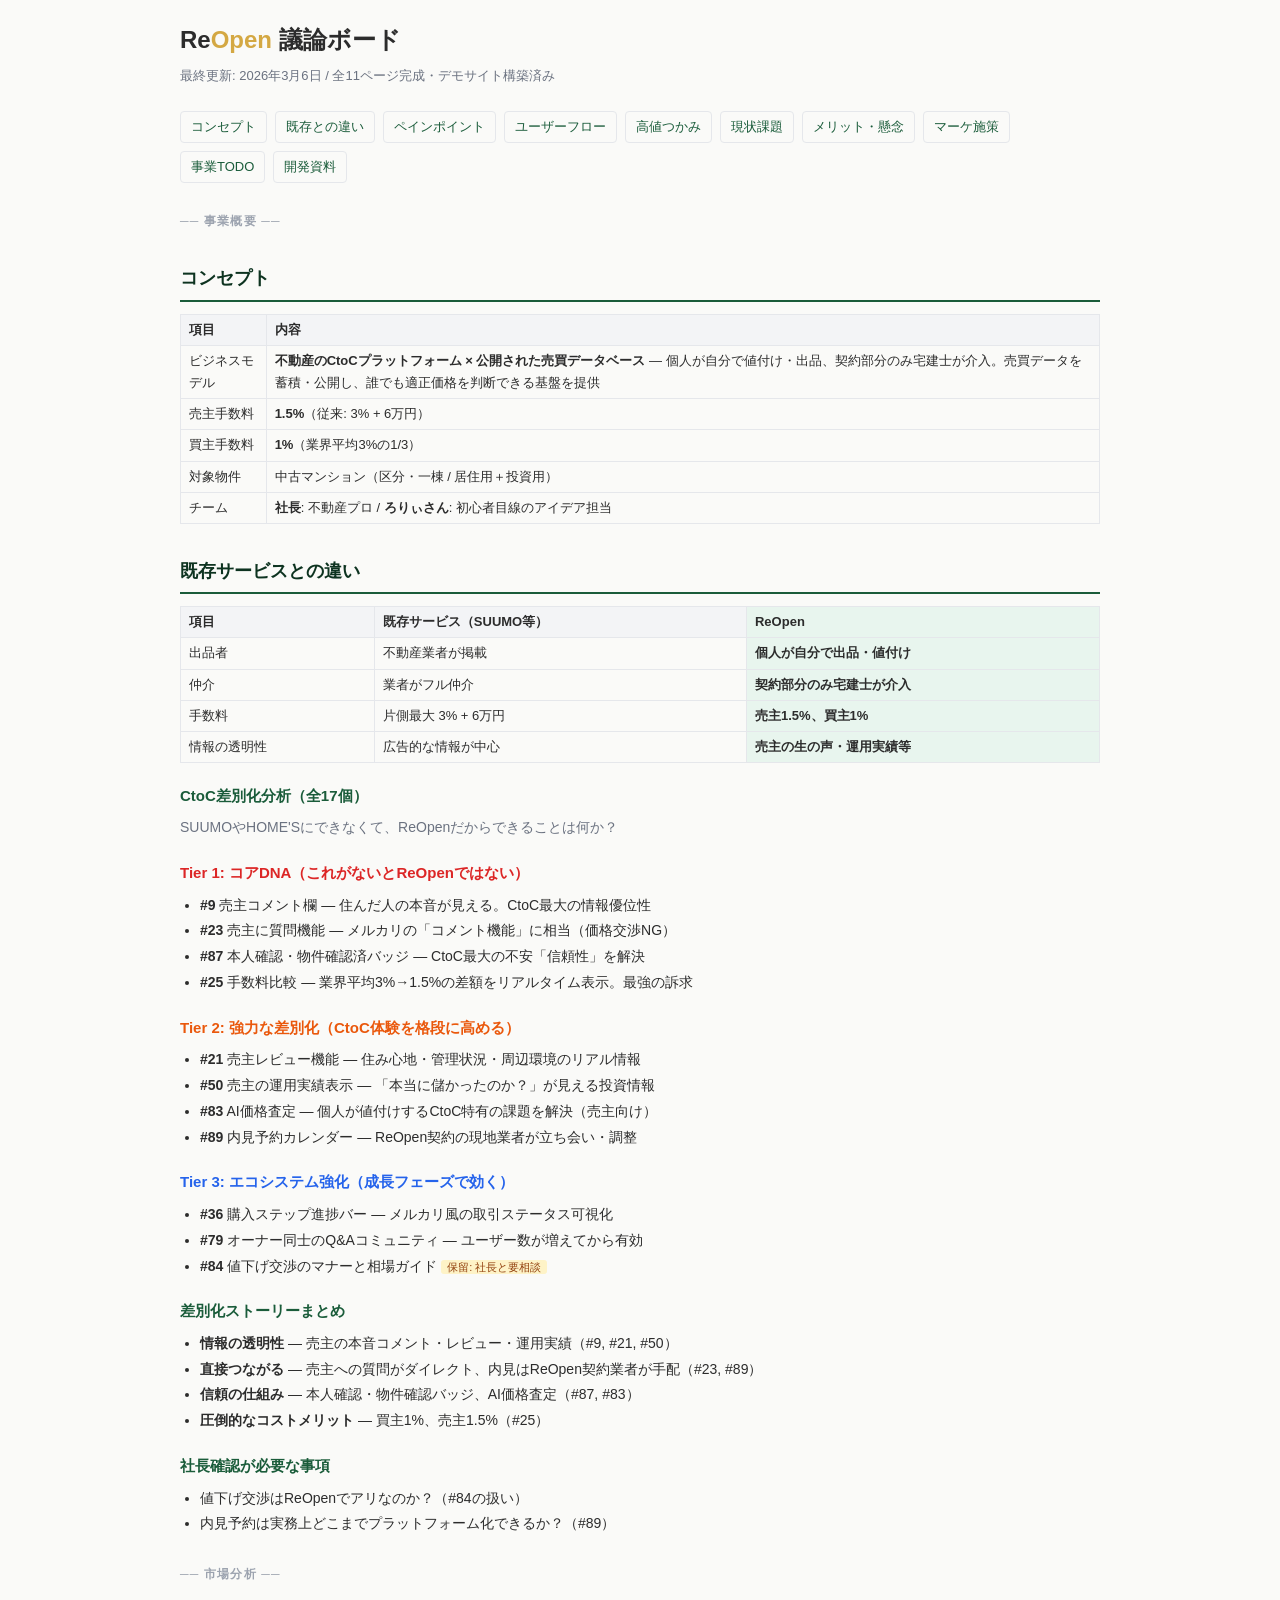
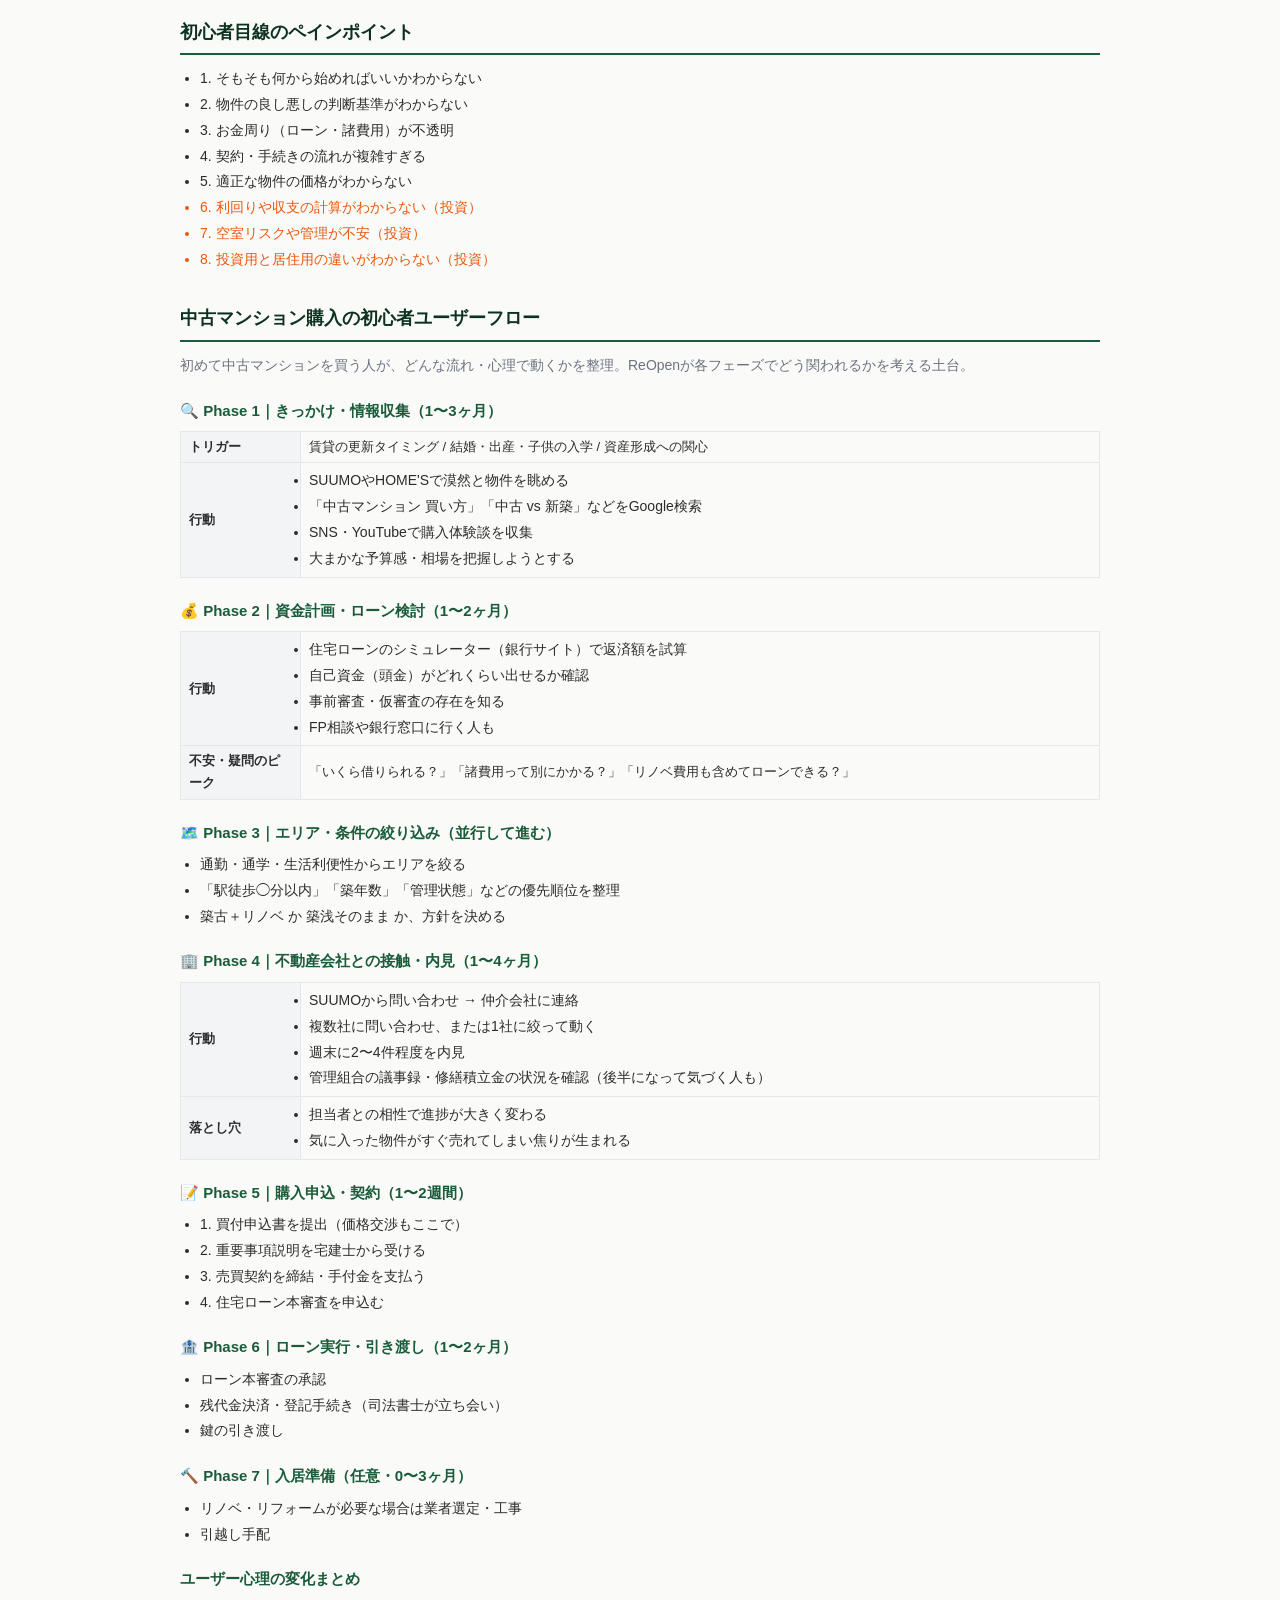
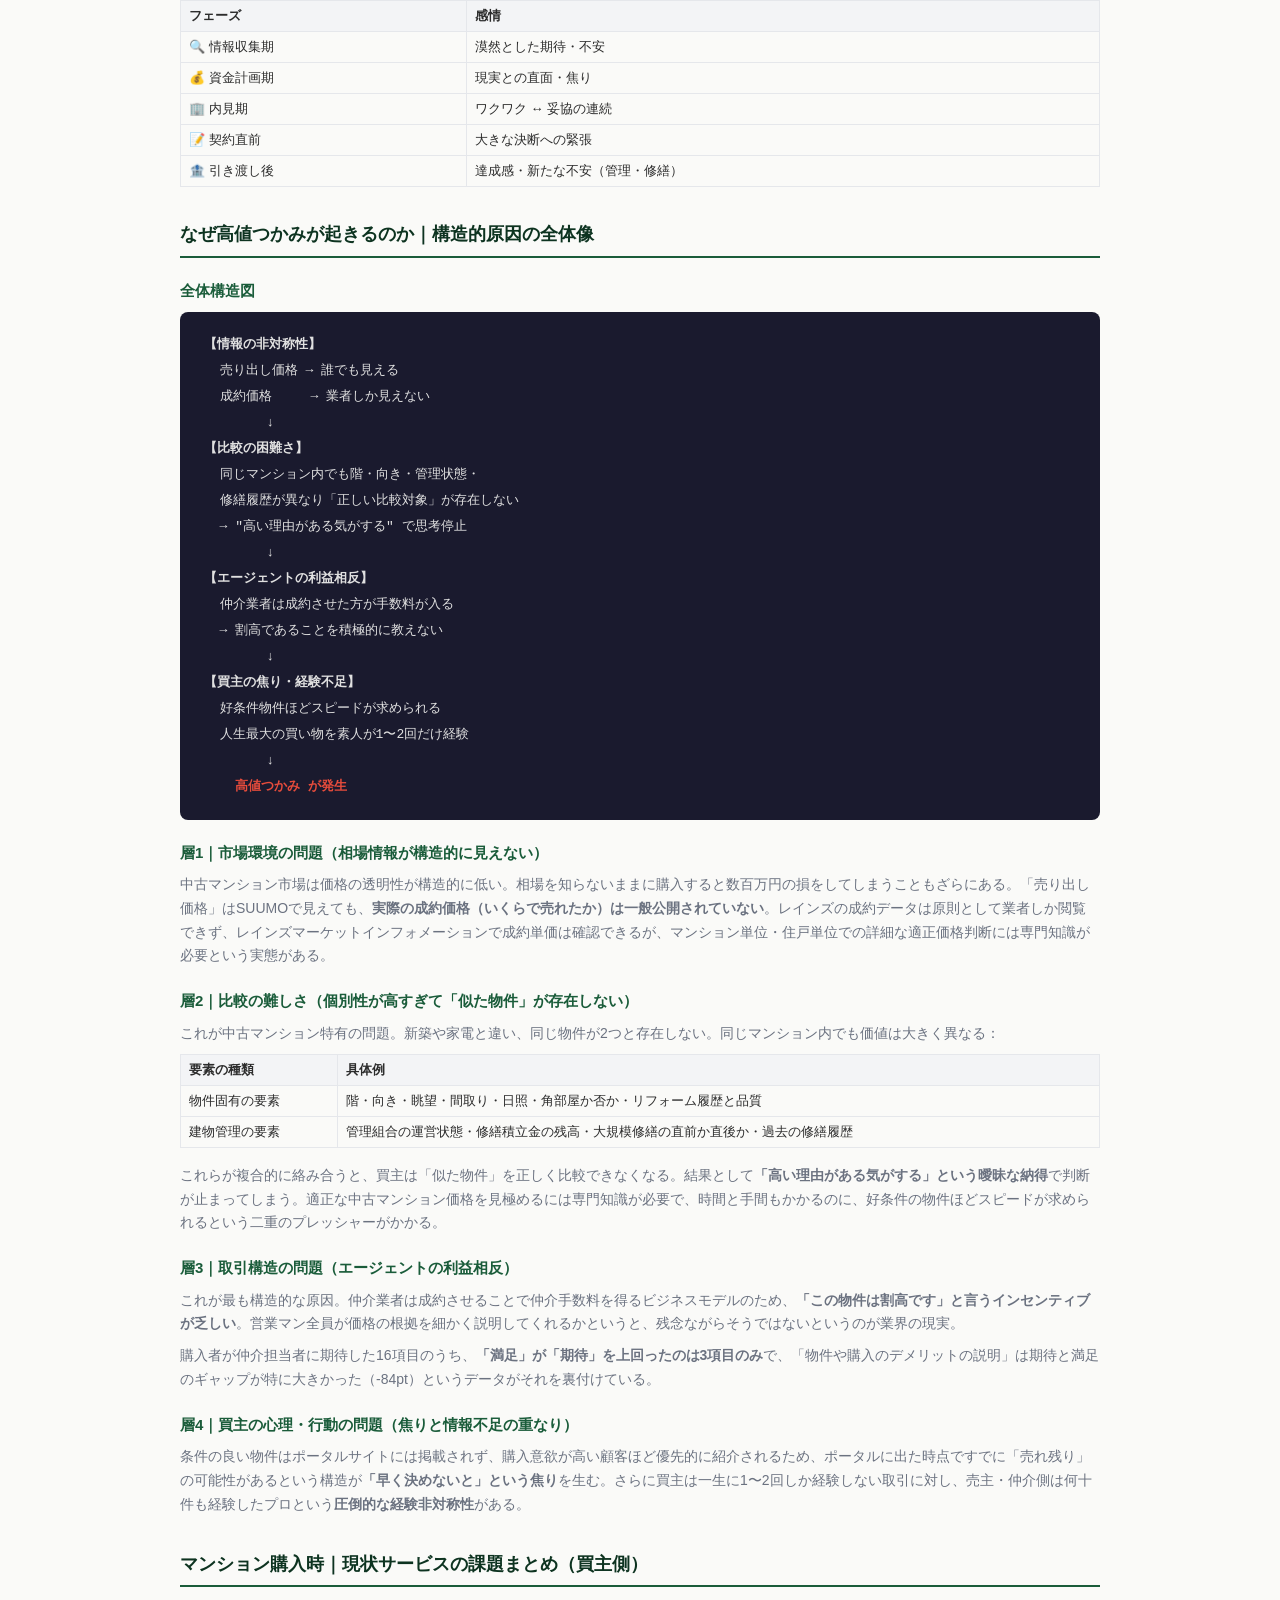
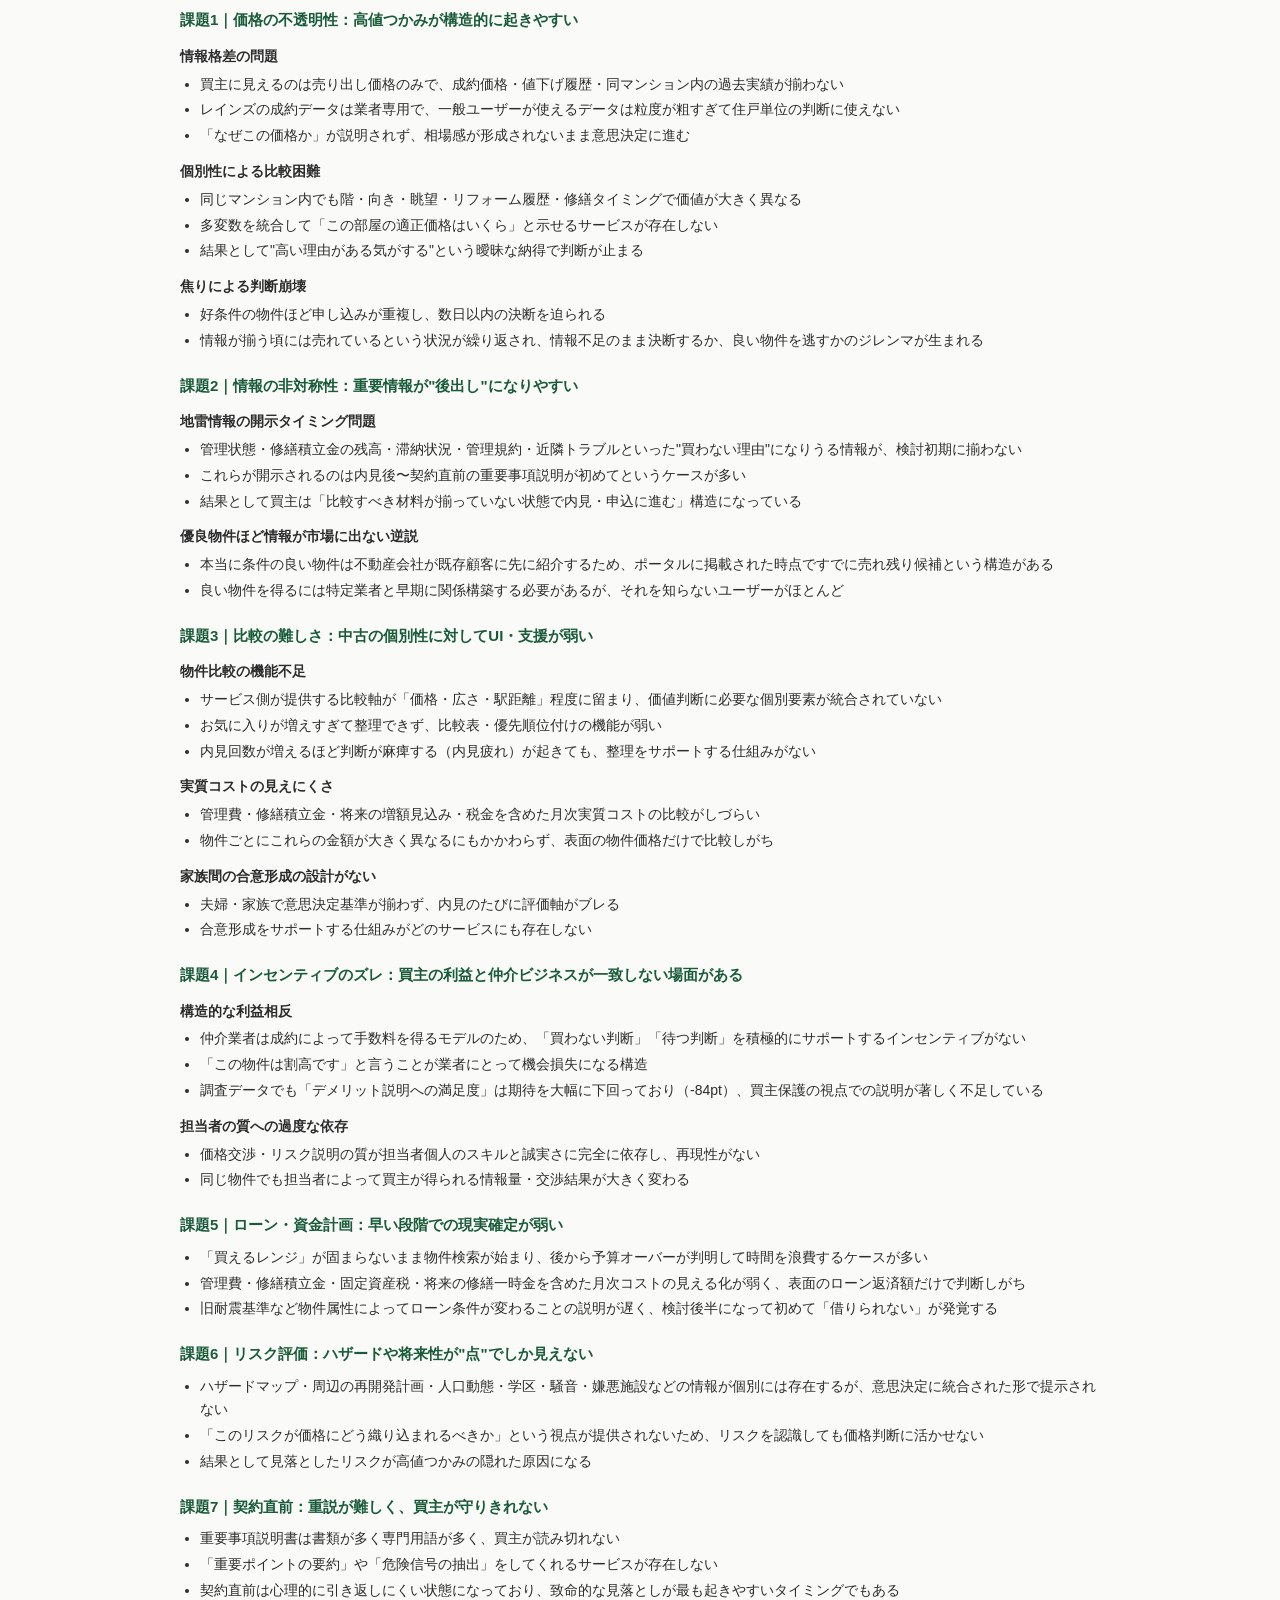
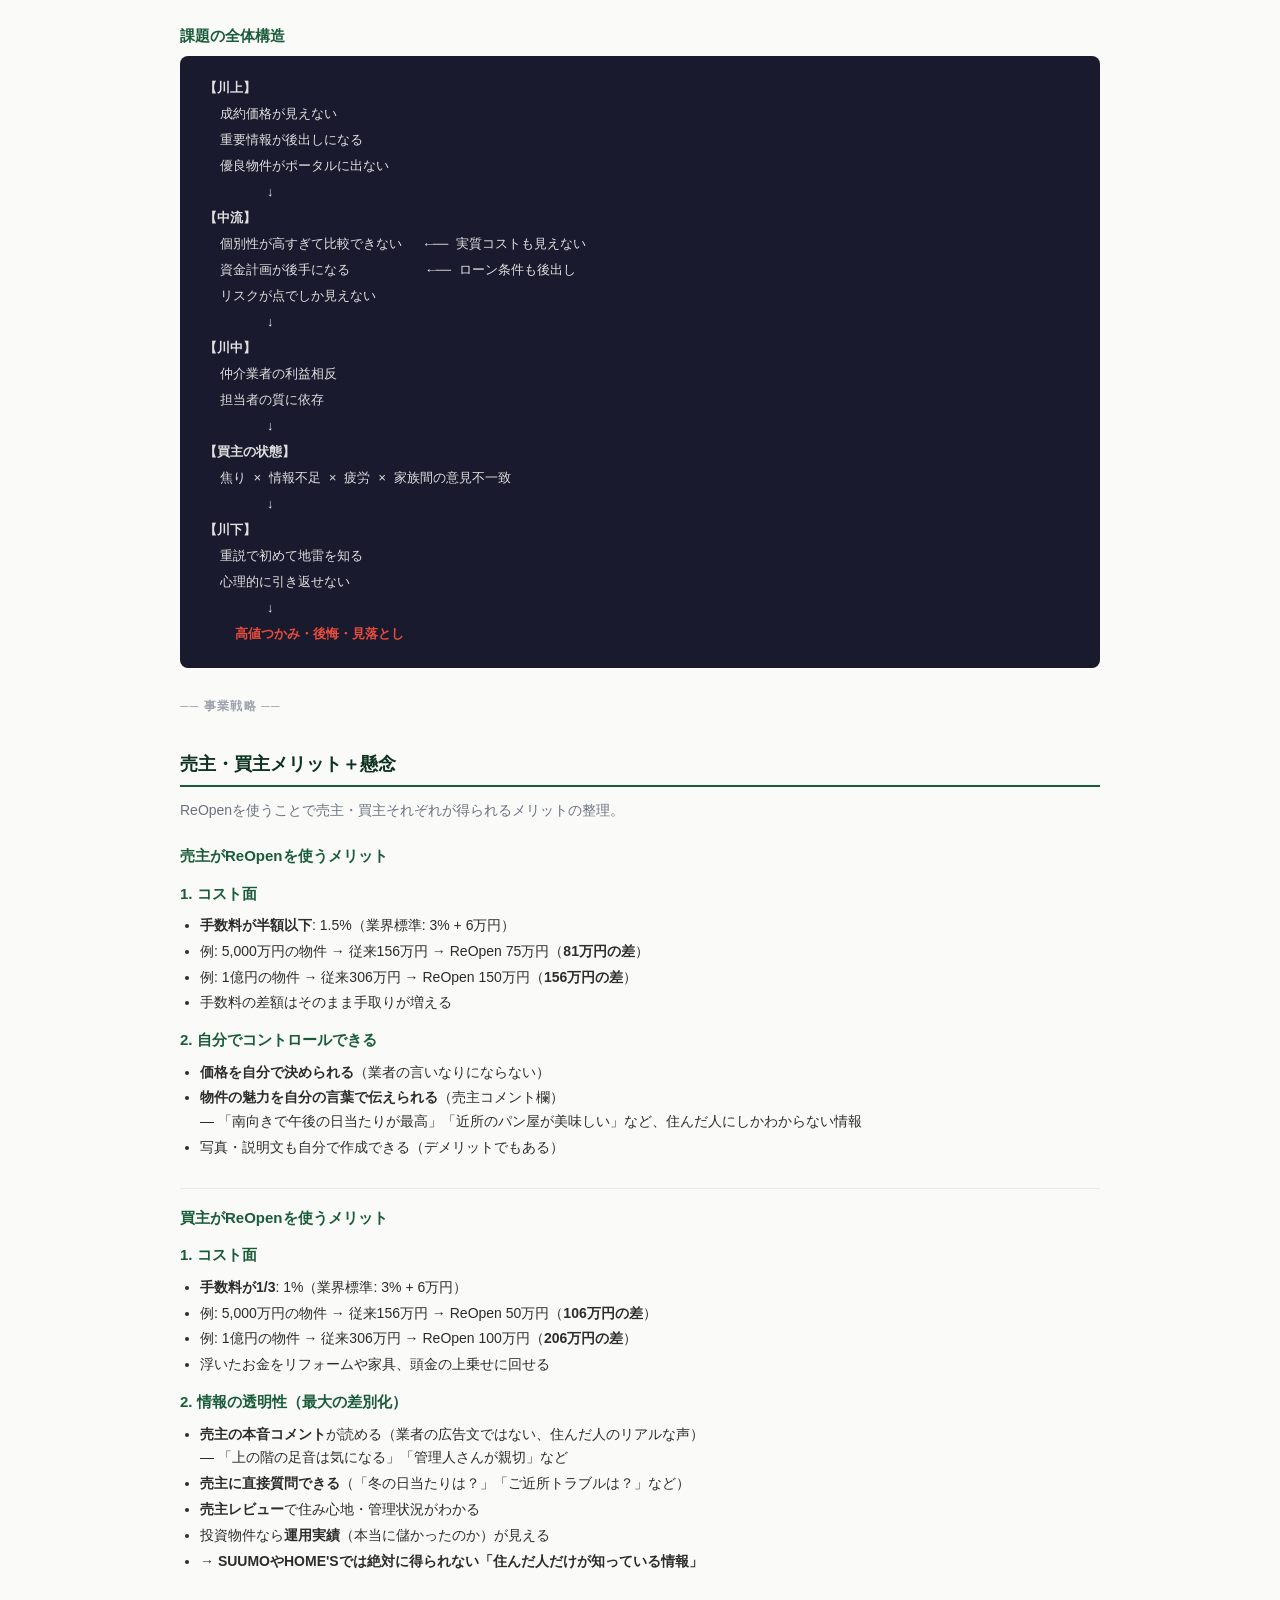
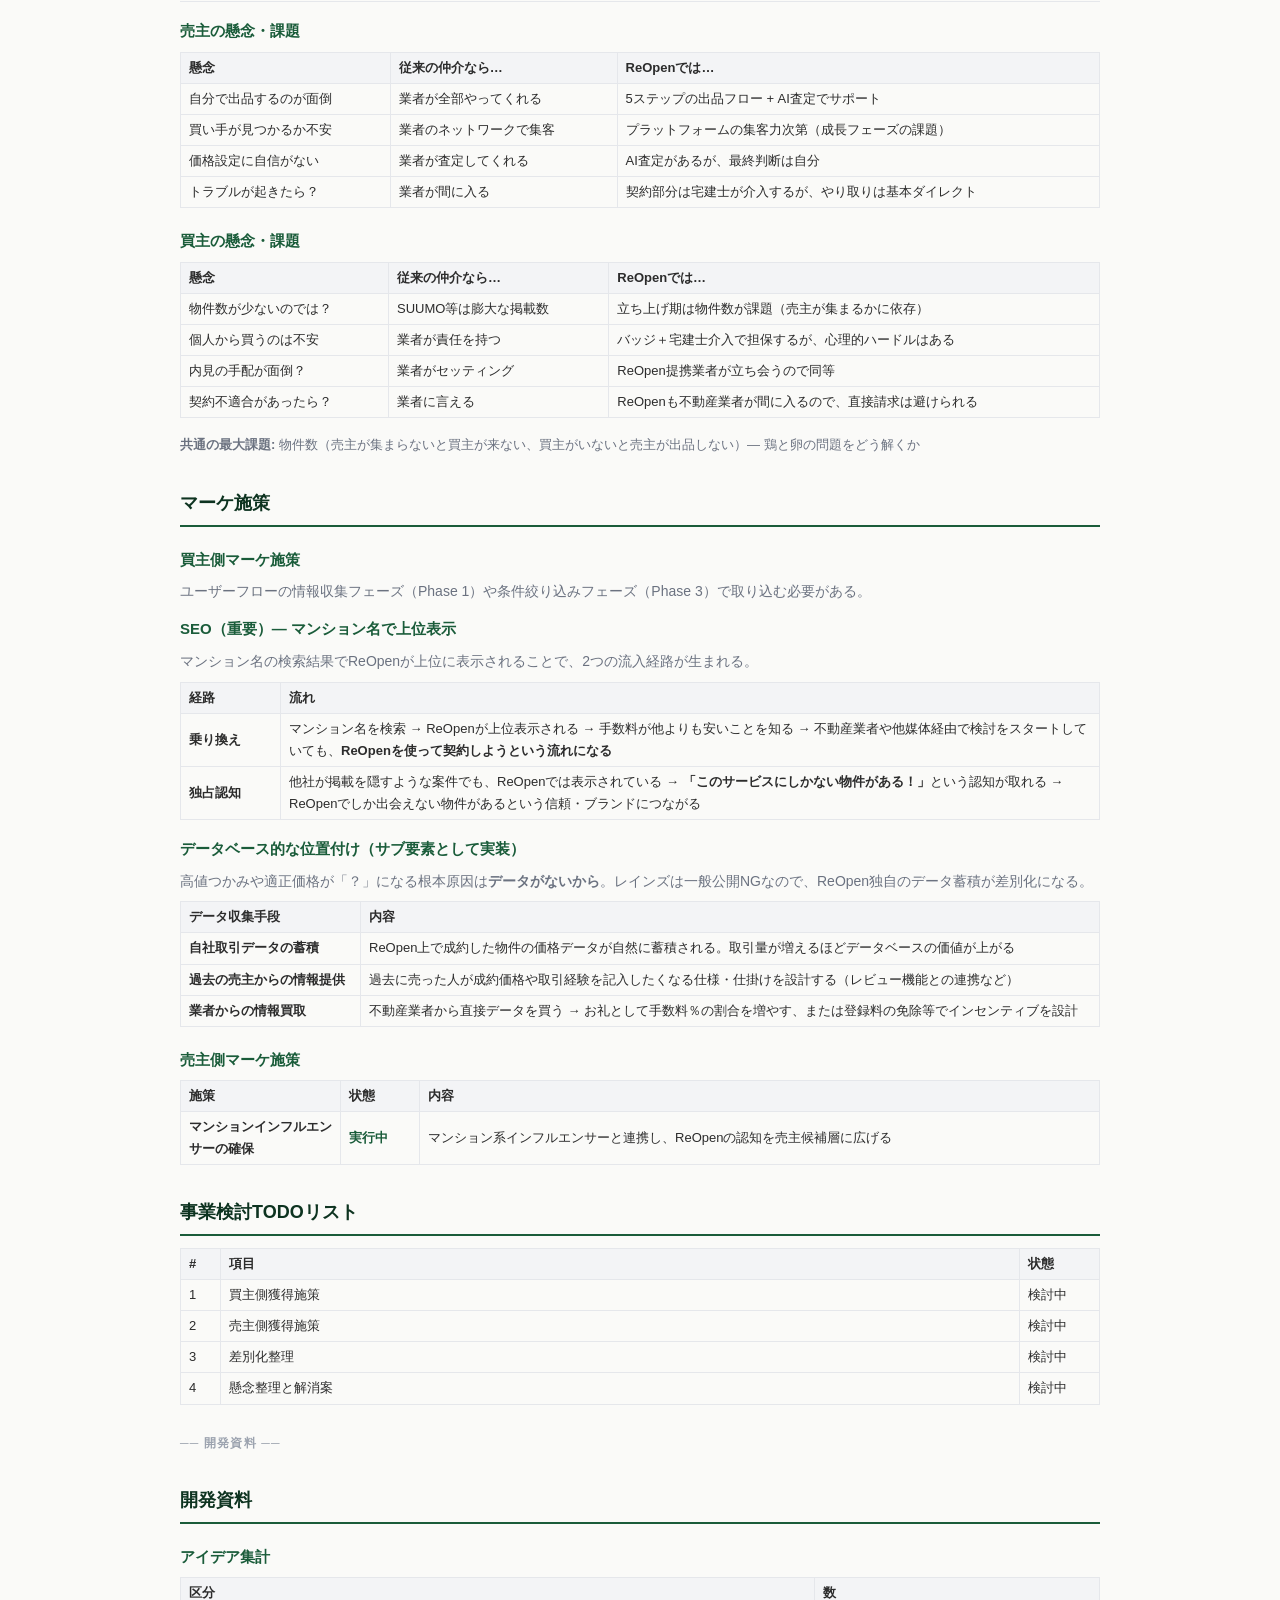
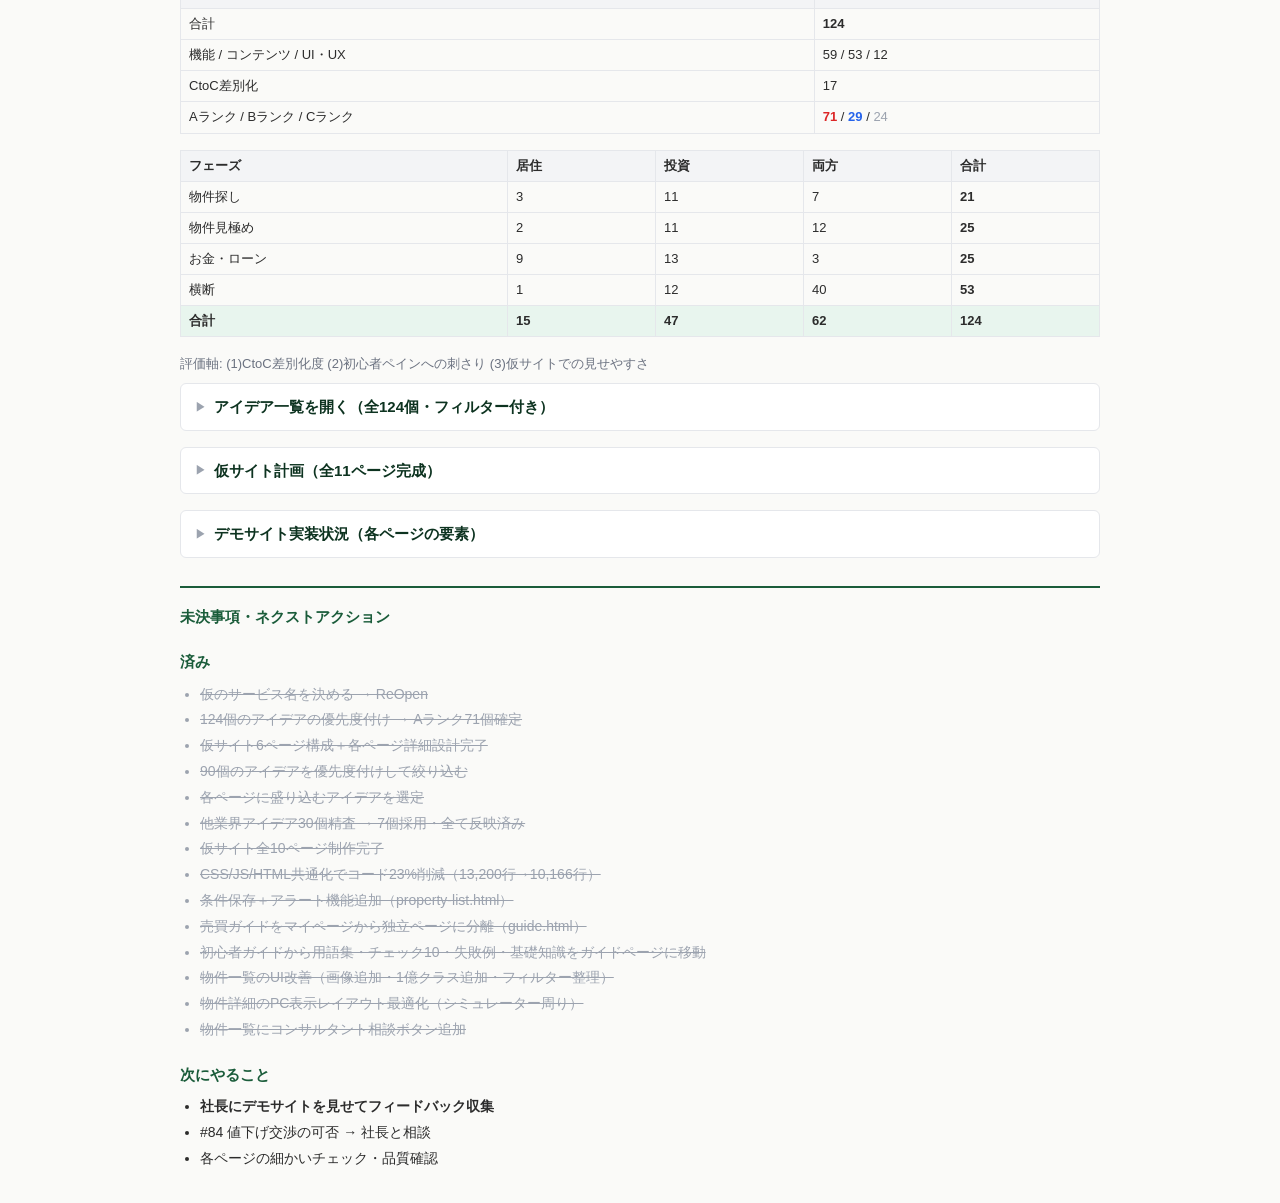
<file: dashboard.html>
<!DOCTYPE html>
<html lang="ja">
<head>
<meta charset="UTF-8">
<meta name="viewport" content="width=device-width, initial-scale=1.0">
<meta name="robots" content="noindex, nofollow">
<title>ReOpen - プロジェクト議論ボード</title>
<style>
*{margin:0;padding:0;box-sizing:border-box}
body{font-family:-apple-system,BlinkMacSystemFont,'Hiragino Sans',sans-serif;max-width:960px;margin:0 auto;padding:20px;color:#2c2c2c;line-height:1.7;background:#fafaf8}
h1{font-size:24px;margin-bottom:4px}
h1 span{color:#d4a843}
h2{font-size:18px;margin:32px 0 12px;padding-bottom:6px;border-bottom:2px solid #1a5c3a;color:#0d3320}
h3{font-size:15px;margin:20px 0 8px;color:#1a5c3a}
table{width:100%;border-collapse:collapse;margin:8px 0 16px;font-size:13px}
th,td{border:1px solid #e5e7eb;padding:4px 8px;text-align:left}
th{background:#f3f4f6;font-weight:600}
ul{margin:4px 0 12px 20px;font-size:14px}
li{margin:2px 0}
p{font-size:14px}
.meta{font-size:13px;color:#6b7280;margin-bottom:24px}
.nav{display:flex;flex-wrap:wrap;gap:8px;margin:16px 0 24px;font-size:13px}
.nav a{color:#1a5c3a;text-decoration:none;padding:4px 10px;border:1px solid #e5e7eb;border-radius:4px}
.nav a:hover{background:#e8f5ee}
/* セクショングループ見出し */
.group-label{font-size:12px;font-weight:700;color:#9ca3af;letter-spacing:.1em;margin:28px 0 4px;text-transform:uppercase}
/* 共通ユーティリティ */
.sub-note{font-size:14px;color:#6b7280;margin-bottom:12px}
.sub-note-sm{font-size:13px;color:#6b7280;margin-top:12px}
.section-sep{margin-top:28px;padding-top:16px;border-top:1px solid #e5e7eb}
.section-sep-bold{margin-top:28px;padding-top:16px;border-top:2px solid #1a5c3a}
.sub-h{font-size:14px;color:#2c2c2c;margin:12px 0 4px}
.mt12{margin-top:12px}
/* 構造図（ダーク） */
.struct-diagram{background:#1a1a2e;color:#e0e0e0;border-radius:8px;padding:20px 24px;font-size:13px;line-height:2;margin-bottom:20px;font-family:monospace}
.struct-diagram .alert{color:#e74c3c}
/* テーブル内の強調セル */
.highlight{background:#e8f5ee;font-weight:600}
.status-done{color:#1a5c3a;font-weight:700}
/* ティア色 */
.tier1{color:#dc2626}
.tier2{color:#ea580c}
.tier3{color:#2563eb}
.hold{color:#92400e;background:#fef3c7;padding:1px 6px;border-radius:3px;font-size:11px}
.done{text-decoration:line-through;color:#9ca3af}
/* アイデアテーブル */
.filters{display:flex;flex-wrap:wrap;gap:6px;margin:12px 0}
.filters button{font-size:12px;padding:4px 10px;border:1px solid #e5e7eb;border-radius:4px;background:#fff;cursor:pointer;color:#2c2c2c}
.filters button.active{background:#1a5c3a;color:#fff;border-color:#1a5c3a}
.filters button.ctoc{color:#dc2626;border-color:#fee2e2}
.filters button.rank-a{color:#dc2626;border-color:#fee2e2}
.filters button.rank-b{color:#2563eb;border-color:#dbeafe}
.filters button.rank-c{color:#9ca3af;border-color:#e5e7eb}
#filter-count{font-size:13px;color:#6b7280;margin:6px 0 12px}
#ideas-table td:first-child{font-weight:700;text-align:center;width:40px}
.rank-a{color:#dc2626;font-weight:800}
.rank-b{color:#2563eb;font-weight:700}
.rank-c{color:#9ca3af}
.ctoc-mark{color:#dc2626;font-size:11px}
/* 折りたたみ */
details{margin:8px 0 16px;border:1px solid #e5e7eb;border-radius:6px;background:#fff}
details summary{padding:10px 14px;font-size:15px;font-weight:700;color:#0d3320;cursor:pointer;list-style:none;display:flex;align-items:center;gap:8px}
details summary::before{content:'▶';font-size:11px;color:#9ca3af;transition:transform .2s}
details[open] summary::before{transform:rotate(90deg)}
details summary:hover{background:#f9fafb}
details .fold-inner{padding:0 14px 14px}
</style>
</head>
<body>

<h1>Re<span>Open</span> 議論ボード</h1>
<div class="meta">最終更新: 2026年3月6日 / 全11ページ完成・デモサイト構築済み</div>

<div class="nav">
<a href="#concept">コンセプト</a>
<a href="#ctoc">既存との違い</a>
<a href="#pain">ペインポイント</a>
<a href="#user-flow">ユーザーフロー</a>
<a href="#overprice">高値つかみ</a>
<a href="#issues">現状課題</a>
<a href="#merit">メリット・懸念</a>
<a href="#marketing">マーケ施策</a>
<a href="#biz-todo">事業TODO</a>
<a href="#dev">開発資料</a>
</div>

<!-- ═══════════════════════════════════════════
     事業概要
     ═══════════════════════════════════════════ -->
<div class="group-label">── 事業概要 ──</div>

<h2 id="concept">コンセプト</h2>
<table>
<tr><th>項目</th><th>内容</th></tr>
<tr><td>ビジネスモデル</td><td><strong>不動産のCtoCプラットフォーム × 公開された売買データベース</strong> — 個人が自分で値付け・出品、契約部分のみ宅建士が介入。売買データを蓄積・公開し、誰でも適正価格を判断できる基盤を提供</td></tr>
<tr><td>売主手数料</td><td><strong>1.5%</strong>（従来: 3% + 6万円）</td></tr>
<tr><td>買主手数料</td><td><strong>1%</strong>（業界平均3%の1/3）</td></tr>
<tr><td>対象物件</td><td>中古マンション（区分・一棟 / 居住用＋投資用）</td></tr>
<tr><td>チーム</td><td><strong>社長</strong>: 不動産プロ / <strong>ろりぃさん</strong>: 初心者目線のアイデア担当</td></tr>
</table>

<h2 id="ctoc">既存サービスとの違い</h2>
<table>
<tr><th>項目</th><th>既存サービス（SUUMO等）</th><th class="highlight">ReOpen</th></tr>
<tr><td>出品者</td><td>不動産業者が掲載</td><td class="highlight">個人が自分で出品・値付け</td></tr>
<tr><td>仲介</td><td>業者がフル仲介</td><td class="highlight">契約部分のみ宅建士が介入</td></tr>
<tr><td>手数料</td><td>片側最大 3% + 6万円</td><td class="highlight">売主1.5%、買主1%</td></tr>
<tr><td>情報の透明性</td><td>広告的な情報が中心</td><td class="highlight">売主の生の声・運用実績等</td></tr>
</table>

<h3>CtoC差別化分析（全17個）</h3>
<p class="sub-note">SUUMOやHOME'Sにできなくて、ReOpenだからできることは何か？</p>

<h3 class="tier1">Tier 1: コアDNA（これがないとReOpenではない）</h3>
<ul>
<li><strong>#9</strong> 売主コメント欄 — 住んだ人の本音が見える。CtoC最大の情報優位性</li>
<li><strong>#23</strong> 売主に質問機能 — メルカリの「コメント機能」に相当（価格交渉NG）</li>
<li><strong>#87</strong> 本人確認・物件確認済バッジ — CtoC最大の不安「信頼性」を解決</li>
<li><strong>#25</strong> 手数料比較 — 業界平均3%→1.5%の差額をリアルタイム表示。最強の訴求</li>
</ul>

<h3 class="tier2">Tier 2: 強力な差別化（CtoC体験を格段に高める）</h3>
<ul>
<li><strong>#21</strong> 売主レビュー機能 — 住み心地・管理状況・周辺環境のリアル情報</li>
<li><strong>#50</strong> 売主の運用実績表示 — 「本当に儲かったのか？」が見える投資情報</li>
<li><strong>#83</strong> AI価格査定 — 個人が値付けするCtoC特有の課題を解決（売主向け）</li>
<li><strong>#89</strong> 内見予約カレンダー — ReOpen契約の現地業者が立ち会い・調整</li>
</ul>

<h3 class="tier3">Tier 3: エコシステム強化（成長フェーズで効く）</h3>
<ul>
<li><strong>#36</strong> 購入ステップ進捗バー — メルカリ風の取引ステータス可視化</li>
<li><strong>#79</strong> オーナー同士のQ&Aコミュニティ — ユーザー数が増えてから有効</li>
<li><strong>#84</strong> 値下げ交渉のマナーと相場ガイド <span class="hold">保留: 社長と要相談</span></li>
</ul>

<h3>差別化ストーリーまとめ</h3>
<ul>
<li><strong>情報の透明性</strong> — 売主の本音コメント・レビュー・運用実績（#9, #21, #50）</li>
<li><strong>直接つながる</strong> — 売主への質問がダイレクト、内見はReOpen契約業者が手配（#23, #89）</li>
<li><strong>信頼の仕組み</strong> — 本人確認・物件確認バッジ、AI価格査定（#87, #83）</li>
<li><strong>圧倒的なコストメリット</strong> — 買主1%、売主1.5%（#25）</li>
</ul>

<h3>社長確認が必要な事項</h3>
<ul>
<li>値下げ交渉はReOpenでアリなのか？（#84の扱い）</li>
<li>内見予約は実務上どこまでプラットフォーム化できるか？（#89）</li>
</ul>

<!-- ═══════════════════════════════════════════
     市場分析
     ═══════════════════════════════════════════ -->
<div class="group-label">── 市場分析 ──</div>

<h2 id="pain">初心者目線のペインポイント</h2>
<ul>
<li>1. そもそも何から始めればいいかわからない</li>
<li>2. 物件の良し悪しの判断基準がわからない</li>
<li>3. お金周り（ローン・諸費用）が不透明</li>
<li>4. 契約・手続きの流れが複雑すぎる</li>
<li>5. 適正な物件の価格がわからない</li>
<li class="tier2">6. 利回りや収支の計算がわからない（投資）</li>
<li class="tier2">7. 空室リスクや管理が不安（投資）</li>
<li class="tier2">8. 投資用と居住用の違いがわからない（投資）</li>
</ul>

<h2 id="user-flow">中古マンション購入の初心者ユーザーフロー</h2>
<p class="sub-note">初めて中古マンションを買う人が、どんな流れ・心理で動くかを整理。ReOpenが各フェーズでどう関われるかを考える土台。</p>

<h3>🔍 Phase 1｜きっかけ・情報収集（1〜3ヶ月）</h3>
<table>
<tr><th style="width:120px">トリガー</th><td>賃貸の更新タイミング / 結婚・出産・子供の入学 / 資産形成への関心</td></tr>
<tr><th>行動</th><td>
<ul style="margin:0">
<li>SUUMOやHOME'Sで漠然と物件を眺める</li>
<li>「中古マンション 買い方」「中古 vs 新築」などをGoogle検索</li>
<li>SNS・YouTubeで購入体験談を収集</li>
<li>大まかな予算感・相場を把握しようとする</li>
</ul>
</td></tr>
</table>

<h3>💰 Phase 2｜資金計画・ローン検討（1〜2ヶ月）</h3>
<table>
<tr><th style="width:120px">行動</th><td>
<ul style="margin:0">
<li>住宅ローンのシミュレーター（銀行サイト）で返済額を試算</li>
<li>自己資金（頭金）がどれくらい出せるか確認</li>
<li>事前審査・仮審査の存在を知る</li>
<li>FP相談や銀行窓口に行く人も</li>
</ul>
</td></tr>
<tr><th>不安・疑問のピーク</th><td>「いくら借りられる？」「諸費用って別にかかる？」「リノベ費用も含めてローンできる？」</td></tr>
</table>

<h3>🗺️ Phase 3｜エリア・条件の絞り込み（並行して進む）</h3>
<ul>
<li>通勤・通学・生活利便性からエリアを絞る</li>
<li>「駅徒歩◯分以内」「築年数」「管理状態」などの優先順位を整理</li>
<li>築古＋リノベ か 築浅そのまま か、方針を決める</li>
</ul>

<h3>🏢 Phase 4｜不動産会社との接触・内見（1〜4ヶ月）</h3>
<table>
<tr><th style="width:120px">行動</th><td>
<ul style="margin:0">
<li>SUUMOから問い合わせ → 仲介会社に連絡</li>
<li>複数社に問い合わせ、または1社に絞って動く</li>
<li>週末に2〜4件程度を内見</li>
<li>管理組合の議事録・修繕積立金の状況を確認（後半になって気づく人も）</li>
</ul>
</td></tr>
<tr><th>落とし穴</th><td>
<ul style="margin:0">
<li>担当者との相性で進捗が大きく変わる</li>
<li>気に入った物件がすぐ売れてしまい焦りが生まれる</li>
</ul>
</td></tr>
</table>

<h3>📝 Phase 5｜購入申込・契約（1〜2週間）</h3>
<ul>
<li>1. 買付申込書を提出（価格交渉もここで）</li>
<li>2. 重要事項説明を宅建士から受ける</li>
<li>3. 売買契約を締結・手付金を支払う</li>
<li>4. 住宅ローン本審査を申込む</li>
</ul>

<h3>🏦 Phase 6｜ローン実行・引き渡し（1〜2ヶ月）</h3>
<ul>
<li>ローン本審査の承認</li>
<li>残代金決済・登記手続き（司法書士が立ち会い）</li>
<li>鍵の引き渡し</li>
</ul>

<h3>🔨 Phase 7｜入居準備（任意・0〜3ヶ月）</h3>
<ul>
<li>リノベ・リフォームが必要な場合は業者選定・工事</li>
<li>引越し手配</li>
</ul>

<h3>ユーザー心理の変化まとめ</h3>
<table>
<tr><th>フェーズ</th><th>感情</th></tr>
<tr><td>🔍 情報収集期</td><td>漠然とした期待・不安</td></tr>
<tr><td>💰 資金計画期</td><td>現実との直面・焦り</td></tr>
<tr><td>🏢 内見期</td><td>ワクワク ↔ 妥協の連続</td></tr>
<tr><td>📝 契約直前</td><td>大きな決断への緊張</td></tr>
<tr><td>🏦 引き渡し後</td><td>達成感・新たな不安（管理・修繕）</td></tr>
</table>

<h2 id="overprice">なぜ高値つかみが起きるのか｜構造的原因の全体像</h2>

<h3>全体構造図</h3>
<div class="struct-diagram">
<strong>【情報の非対称性】</strong><br>
&nbsp;&nbsp;売り出し価格 → 誰でも見える<br>
&nbsp;&nbsp;成約価格 &nbsp;&nbsp;&nbsp;&nbsp;→ 業者しか見えない<br>
&nbsp;&nbsp;&nbsp;&nbsp;&nbsp;&nbsp;&nbsp;&nbsp;↓<br>
<strong>【比較の困難さ】</strong><br>
&nbsp;&nbsp;同じマンション内でも階・向き・管理状態・<br>
&nbsp;&nbsp;修繕履歴が異なり「正しい比較対象」が存在しない<br>
&nbsp;&nbsp;→ "高い理由がある気がする" で思考停止<br>
&nbsp;&nbsp;&nbsp;&nbsp;&nbsp;&nbsp;&nbsp;&nbsp;↓<br>
<strong>【エージェントの利益相反】</strong><br>
&nbsp;&nbsp;仲介業者は成約させた方が手数料が入る<br>
&nbsp;&nbsp;→ 割高であることを積極的に教えない<br>
&nbsp;&nbsp;&nbsp;&nbsp;&nbsp;&nbsp;&nbsp;&nbsp;↓<br>
<strong>【買主の焦り・経験不足】</strong><br>
&nbsp;&nbsp;好条件物件ほどスピードが求められる<br>
&nbsp;&nbsp;人生最大の買い物を素人が1〜2回だけ経験<br>
&nbsp;&nbsp;&nbsp;&nbsp;&nbsp;&nbsp;&nbsp;&nbsp;↓<br>
&nbsp;&nbsp;&nbsp;&nbsp;<strong class="alert">高値つかみ が発生</strong>
</div>

<h3>層1｜市場環境の問題（相場情報が構造的に見えない）</h3>
<p class="sub-note">中古マンション市場は価格の透明性が構造的に低い。相場を知らないままに購入すると数百万円の損をしてしまうこともざらにある。「売り出し価格」はSUUMOで見えても、<strong>実際の成約価格（いくらで売れたか）は一般公開されていない</strong>。レインズの成約データは原則として業者しか閲覧できず、レインズマーケットインフォメーションで成約単価は確認できるが、マンション単位・住戸単位での詳細な適正価格判断には専門知識が必要という実態がある。</p>

<h3>層2｜比較の難しさ（個別性が高すぎて「似た物件」が存在しない）</h3>
<p class="sub-note" style="margin-bottom:8px">これが中古マンション特有の問題。新築や家電と違い、同じ物件が2つと存在しない。同じマンション内でも価値は大きく異なる：</p>
<table>
<tr><th>要素の種類</th><th>具体例</th></tr>
<tr><td>物件固有の要素</td><td>階・向き・眺望・間取り・日照・角部屋か否か・リフォーム履歴と品質</td></tr>
<tr><td>建物管理の要素</td><td>管理組合の運営状態・修繕積立金の残高・大規模修繕の直前か直後か・過去の修繕履歴</td></tr>
</table>
<p class="sub-note">これらが複合的に絡み合うと、買主は「似た物件」を正しく比較できなくなる。結果として<strong>「高い理由がある気がする」という曖昧な納得</strong>で判断が止まってしまう。適正な中古マンション価格を見極めるには専門知識が必要で、時間と手間もかかるのに、好条件の物件ほどスピードが求められるという二重のプレッシャーがかかる。</p>

<h3>層3｜取引構造の問題（エージェントの利益相反）</h3>
<p class="sub-note" style="margin-bottom:8px">これが最も構造的な原因。仲介業者は成約させることで仲介手数料を得るビジネスモデルのため、<strong>「この物件は割高です」と言うインセンティブが乏しい</strong>。営業マン全員が価格の根拠を細かく説明してくれるかというと、残念ながらそうではないというのが業界の現実。</p>
<p class="sub-note">購入者が仲介担当者に期待した16項目のうち、<strong>「満足」が「期待」を上回ったのは3項目のみ</strong>で、「物件や購入のデメリットの説明」は期待と満足のギャップが特に大きかった（-84pt）というデータがそれを裏付けている。</p>

<h3>層4｜買主の心理・行動の問題（焦りと情報不足の重なり）</h3>
<p class="sub-note">条件の良い物件はポータルサイトには掲載されず、購入意欲が高い顧客ほど優先的に紹介されるため、ポータルに出た時点ですでに「売れ残り」の可能性があるという構造が<strong>「早く決めないと」という焦り</strong>を生む。さらに買主は一生に1〜2回しか経験しない取引に対し、売主・仲介側は何十件も経験したプロという<strong>圧倒的な経験非対称性</strong>がある。</p>

<h2 id="issues">マンション購入時｜現状サービスの課題まとめ（買主側）</h2>

<h3>課題1｜価格の不透明性：高値つかみが構造的に起きやすい</h3>

<h3 class="sub-h">情報格差の問題</h3>
<ul>
<li>買主に見えるのは売り出し価格のみで、成約価格・値下げ履歴・同マンション内の過去実績が揃わない</li>
<li>レインズの成約データは業者専用で、一般ユーザーが使えるデータは粒度が粗すぎて住戸単位の判断に使えない</li>
<li>「なぜこの価格か」が説明されず、相場感が形成されないまま意思決定に進む</li>
</ul>

<h3 class="sub-h">個別性による比較困難</h3>
<ul>
<li>同じマンション内でも階・向き・眺望・リフォーム履歴・修繕タイミングで価値が大きく異なる</li>
<li>多変数を統合して「この部屋の適正価格はいくら」と示せるサービスが存在しない</li>
<li>結果として"高い理由がある気がする"という曖昧な納得で判断が止まる</li>
</ul>

<h3 class="sub-h">焦りによる判断崩壊</h3>
<ul>
<li>好条件の物件ほど申し込みが重複し、数日以内の決断を迫られる</li>
<li>情報が揃う頃には売れているという状況が繰り返され、情報不足のまま決断するか、良い物件を逃すかのジレンマが生まれる</li>
</ul>

<h3>課題2｜情報の非対称性：重要情報が"後出し"になりやすい</h3>

<h3 class="sub-h">地雷情報の開示タイミング問題</h3>
<ul>
<li>管理状態・修繕積立金の残高・滞納状況・管理規約・近隣トラブルといった"買わない理由"になりうる情報が、検討初期に揃わない</li>
<li>これらが開示されるのは内見後〜契約直前の重要事項説明が初めてというケースが多い</li>
<li>結果として買主は「比較すべき材料が揃っていない状態で内見・申込に進む」構造になっている</li>
</ul>

<h3 class="sub-h">優良物件ほど情報が市場に出ない逆説</h3>
<ul>
<li>本当に条件の良い物件は不動産会社が既存顧客に先に紹介するため、ポータルに掲載された時点ですでに売れ残り候補という構造がある</li>
<li>良い物件を得るには特定業者と早期に関係構築する必要があるが、それを知らないユーザーがほとんど</li>
</ul>

<h3>課題3｜比較の難しさ：中古の個別性に対してUI・支援が弱い</h3>

<h3 class="sub-h">物件比較の機能不足</h3>
<ul>
<li>サービス側が提供する比較軸が「価格・広さ・駅距離」程度に留まり、価値判断に必要な個別要素が統合されていない</li>
<li>お気に入りが増えすぎて整理できず、比較表・優先順位付けの機能が弱い</li>
<li>内見回数が増えるほど判断が麻痺する（内見疲れ）が起きても、整理をサポートする仕組みがない</li>
</ul>

<h3 class="sub-h">実質コストの見えにくさ</h3>
<ul>
<li>管理費・修繕積立金・将来の増額見込み・税金を含めた月次実質コストの比較がしづらい</li>
<li>物件ごとにこれらの金額が大きく異なるにもかかわらず、表面の物件価格だけで比較しがち</li>
</ul>

<h3 class="sub-h">家族間の合意形成の設計がない</h3>
<ul>
<li>夫婦・家族で意思決定基準が揃わず、内見のたびに評価軸がブレる</li>
<li>合意形成をサポートする仕組みがどのサービスにも存在しない</li>
</ul>

<h3>課題4｜インセンティブのズレ：買主の利益と仲介ビジネスが一致しない場面がある</h3>

<h3 class="sub-h">構造的な利益相反</h3>
<ul>
<li>仲介業者は成約によって手数料を得るモデルのため、「買わない判断」「待つ判断」を積極的にサポートするインセンティブがない</li>
<li>「この物件は割高です」と言うことが業者にとって機会損失になる構造</li>
<li>調査データでも「デメリット説明への満足度」は期待を大幅に下回っており（-84pt）、買主保護の視点での説明が著しく不足している</li>
</ul>

<h3 class="sub-h">担当者の質への過度な依存</h3>
<ul>
<li>価格交渉・リスク説明の質が担当者個人のスキルと誠実さに完全に依存し、再現性がない</li>
<li>同じ物件でも担当者によって買主が得られる情報量・交渉結果が大きく変わる</li>
</ul>

<h3>課題5｜ローン・資金計画：早い段階での現実確定が弱い</h3>
<ul>
<li>「買えるレンジ」が固まらないまま物件検索が始まり、後から予算オーバーが判明して時間を浪費するケースが多い</li>
<li>管理費・修繕積立金・固定資産税・将来の修繕一時金を含めた月次コストの見える化が弱く、表面のローン返済額だけで判断しがち</li>
<li>旧耐震基準など物件属性によってローン条件が変わることの説明が遅く、検討後半になって初めて「借りられない」が発覚する</li>
</ul>

<h3>課題6｜リスク評価：ハザードや将来性が"点"でしか見えない</h3>
<ul>
<li>ハザードマップ・周辺の再開発計画・人口動態・学区・騒音・嫌悪施設などの情報が個別には存在するが、意思決定に統合された形で提示されない</li>
<li>「このリスクが価格にどう織り込まれるべきか」という視点が提供されないため、リスクを認識しても価格判断に活かせない</li>
<li>結果として見落としたリスクが高値つかみの隠れた原因になる</li>
</ul>

<h3>課題7｜契約直前：重説が難しく、買主が守りきれない</h3>
<ul>
<li>重要事項説明書は書類が多く専門用語が多く、買主が読み切れない</li>
<li>「重要ポイントの要約」や「危険信号の抽出」をしてくれるサービスが存在しない</li>
<li>契約直前は心理的に引き返しにくい状態になっており、致命的な見落としが最も起きやすいタイミングでもある</li>
</ul>

<h3>課題の全体構造</h3>
<div class="struct-diagram">
<strong>【川上】</strong><br>
&nbsp;&nbsp;成約価格が見えない<br>
&nbsp;&nbsp;重要情報が後出しになる<br>
&nbsp;&nbsp;優良物件がポータルに出ない<br>
&nbsp;&nbsp;&nbsp;&nbsp;&nbsp;&nbsp;&nbsp;&nbsp;↓<br>
<strong>【中流】</strong><br>
&nbsp;&nbsp;個別性が高すぎて比較できない &nbsp;&nbsp;←── 実質コストも見えない<br>
&nbsp;&nbsp;資金計画が後手になる &nbsp;&nbsp;&nbsp;&nbsp;&nbsp;&nbsp;&nbsp;&nbsp;&nbsp;←── ローン条件も後出し<br>
&nbsp;&nbsp;リスクが点でしか見えない<br>
&nbsp;&nbsp;&nbsp;&nbsp;&nbsp;&nbsp;&nbsp;&nbsp;↓<br>
<strong>【川中】</strong><br>
&nbsp;&nbsp;仲介業者の利益相反<br>
&nbsp;&nbsp;担当者の質に依存<br>
&nbsp;&nbsp;&nbsp;&nbsp;&nbsp;&nbsp;&nbsp;&nbsp;↓<br>
<strong>【買主の状態】</strong><br>
&nbsp;&nbsp;焦り × 情報不足 × 疲労 × 家族間の意見不一致<br>
&nbsp;&nbsp;&nbsp;&nbsp;&nbsp;&nbsp;&nbsp;&nbsp;↓<br>
<strong>【川下】</strong><br>
&nbsp;&nbsp;重説で初めて地雷を知る<br>
&nbsp;&nbsp;心理的に引き返せない<br>
&nbsp;&nbsp;&nbsp;&nbsp;&nbsp;&nbsp;&nbsp;&nbsp;↓<br>
&nbsp;&nbsp;&nbsp;&nbsp;<strong class="alert">高値つかみ・後悔・見落とし</strong>
</div>

<!-- ═══════════════════════════════════════════
     事業戦略
     ═══════════════════════════════════════════ -->
<div class="group-label">── 事業戦略 ──</div>

<h2 id="merit">売主・買主メリット＋懸念</h2>
<p class="sub-note">ReOpenを使うことで売主・買主それぞれが得られるメリットの整理。</p>

<h3>売主がReOpenを使うメリット</h3>

<h3 class="mt12">1. コスト面</h3>
<ul>
<li><strong>手数料が半額以下</strong>: 1.5%（業界標準: 3% + 6万円）</li>
<li>例: 5,000万円の物件 → 従来156万円 → ReOpen 75万円（<strong>81万円の差</strong>）</li>
<li>例: 1億円の物件 → 従来306万円 → ReOpen 150万円（<strong>156万円の差</strong>）</li>
<li>手数料の差額はそのまま手取りが増える</li>
</ul>

<h3 class="mt12">2. 自分でコントロールできる</h3>
<ul>
<li><strong>価格を自分で決められる</strong>（業者の言いなりにならない）</li>
<li><strong>物件の魅力を自分の言葉で伝えられる</strong>（売主コメント欄）
  <br>— 「南向きで午後の日当たりが最高」「近所のパン屋が美味しい」など、住んだ人にしかわからない情報</li>
<li>写真・説明文も自分で作成できる（デメリットでもある）</li>
</ul>

<h3 class="section-sep">買主がReOpenを使うメリット</h3>

<h3 class="mt12">1. コスト面</h3>
<ul>
<li><strong>手数料が1/3</strong>: 1%（業界標準: 3% + 6万円）</li>
<li>例: 5,000万円の物件 → 従来156万円 → ReOpen 50万円（<strong>106万円の差</strong>）</li>
<li>例: 1億円の物件 → 従来306万円 → ReOpen 100万円（<strong>206万円の差</strong>）</li>
<li>浮いたお金をリフォームや家具、頭金の上乗せに回せる</li>
</ul>

<h3 class="mt12">2. 情報の透明性（最大の差別化）</h3>
<ul>
<li><strong>売主の本音コメント</strong>が読める（業者の広告文ではない、住んだ人のリアルな声）
  <br>— 「上の階の足音は気になる」「管理人さんが親切」など</li>
<li><strong>売主に直接質問できる</strong>（「冬の日当たりは？」「ご近所トラブルは？」など）</li>
<li><strong>売主レビュー</strong>で住み心地・管理状況がわかる</li>
<li>投資物件なら<strong>運用実績</strong>（本当に儲かったのか）が見える</li>
<li>→ <strong>SUUMOやHOME'Sでは絶対に得られない「住んだ人だけが知っている情報」</strong></li>
</ul>

<h3 class="section-sep">売主の懸念・課題</h3>
<table>
<tr><th>懸念</th><th>従来の仲介なら…</th><th>ReOpenでは…</th></tr>
<tr><td>自分で出品するのが面倒</td><td>業者が全部やってくれる</td><td>5ステップの出品フロー + AI査定でサポート</td></tr>
<tr><td>買い手が見つかるか不安</td><td>業者のネットワークで集客</td><td>プラットフォームの集客力次第（成長フェーズの課題）</td></tr>
<tr><td>価格設定に自信がない</td><td>業者が査定してくれる</td><td>AI査定があるが、最終判断は自分</td></tr>
<tr><td>トラブルが起きたら？</td><td>業者が間に入る</td><td>契約部分は宅建士が介入するが、やり取りは基本ダイレクト</td></tr>
</table>

<h3>買主の懸念・課題</h3>
<table>
<tr><th>懸念</th><th>従来の仲介なら…</th><th>ReOpenでは…</th></tr>
<tr><td>物件数が少ないのでは？</td><td>SUUMO等は膨大な掲載数</td><td>立ち上げ期は物件数が課題（売主が集まるかに依存）</td></tr>
<tr><td>個人から買うのは不安</td><td>業者が責任を持つ</td><td>バッジ＋宅建士介入で担保するが、心理的ハードルはある</td></tr>
<tr><td>内見の手配が面倒？</td><td>業者がセッティング</td><td>ReOpen提携業者が立ち会うので同等</td></tr>
<tr><td>契約不適合があったら？</td><td>業者に言える</td><td>ReOpenも不動産業者が間に入るので、直接請求は避けられる</td></tr>
</table>

<p class="sub-note-sm"><strong>共通の最大課題:</strong> 物件数（売主が集まらないと買主が来ない、買主がいないと売主が出品しない）— 鶏と卵の問題をどう解くか</p>

<h2 id="marketing">マーケ施策</h2>

<h3>買主側マーケ施策</h3>
<p class="sub-note" style="margin-bottom:8px">ユーザーフローの情報収集フェーズ（Phase 1）や条件絞り込みフェーズ（Phase 3）で取り込む必要がある。</p>

<h3 class="mt12">SEO（重要）— マンション名で上位表示</h3>
<p class="sub-note" style="margin-bottom:8px">マンション名の検索結果でReOpenが上位に表示されることで、2つの流入経路が生まれる。</p>

<table>
<tr><th style="width:100px">経路</th><th>流れ</th></tr>
<tr><td><strong>乗り換え</strong></td><td>マンション名を検索 → ReOpenが上位表示される → 手数料が他よりも安いことを知る → 不動産業者や他媒体経由で検討をスタートしていても、<strong>ReOpenを使って契約しようという流れになる</strong></td></tr>
<tr><td><strong>独占認知</strong></td><td>他社が掲載を隠すような案件でも、ReOpenでは表示されている → <strong>「このサービスにしかない物件がある！」</strong>という認知が取れる → ReOpenでしか出会えない物件があるという信頼・ブランドにつながる</td></tr>
</table>

<h3 class="mt12">データベース的な位置付け（サブ要素として実装）</h3>
<p class="sub-note" style="margin-bottom:8px">高値つかみや適正価格が「？」になる根本原因は<strong>データがないから</strong>。レインズは一般公開NGなので、ReOpen独自のデータ蓄積が差別化になる。</p>

<table>
<tr><th style="width:180px">データ収集手段</th><th>内容</th></tr>
<tr><td><strong>自社取引データの蓄積</strong></td><td>ReOpen上で成約した物件の価格データが自然に蓄積される。取引量が増えるほどデータベースの価値が上がる</td></tr>
<tr><td><strong>過去の売主からの情報提供</strong></td><td>過去に売った人が成約価格や取引経験を記入したくなる仕様・仕掛けを設計する（レビュー機能との連携など）</td></tr>
<tr><td><strong>業者からの情報買取</strong></td><td>不動産業者から直接データを買う → お礼として手数料％の割合を増やす、または登録料の免除等でインセンティブを設計</td></tr>
</table>

<h3>売主側マーケ施策</h3>
<table>
<tr><th style="width:160px">施策</th><th>状態</th><th>内容</th></tr>
<tr><td><strong>マンションインフルエンサーの確保</strong></td><td class="status-done">実行中</td><td>マンション系インフルエンサーと連携し、ReOpenの認知を売主候補層に広げる</td></tr>
</table>

<h2 id="biz-todo">事業検討TODOリスト</h2>
<table>
<tr><th style="width:40px">#</th><th>項目</th><th style="width:80px">状態</th></tr>
<tr><td>1</td><td>買主側獲得施策</td><td>検討中</td></tr>
<tr><td>2</td><td>売主側獲得施策</td><td>検討中</td></tr>
<tr><td>3</td><td>差別化整理</td><td>検討中</td></tr>
<tr><td>4</td><td>懸念整理と解消案</td><td>検討中</td></tr>
</table>

<!-- ═══════════════════════════════════════════
     開発資料
     ═══════════════════════════════════════════ -->
<div class="group-label">── 開発資料 ──</div>

<h2 id="dev">開発資料</h2>

<!-- アイデア集計 -->
<h3>アイデア集計</h3>
<table>
<tr><th>区分</th><th>数</th></tr>
<tr><td>合計</td><td><strong>124</strong></td></tr>
<tr><td>機能 / コンテンツ / UI・UX</td><td>59 / 53 / 12</td></tr>
<tr><td>CtoC差別化</td><td>17</td></tr>
<tr><td>Aランク / Bランク / Cランク</td><td><span class="rank-a">71</span> / <span class="rank-b">29</span> / <span class="rank-c">24</span></td></tr>
</table>
<table>
<tr><th>フェーズ</th><th>居住</th><th>投資</th><th>両方</th><th>合計</th></tr>
<tr><td>物件探し</td><td>3</td><td>11</td><td>7</td><td><strong>21</strong></td></tr>
<tr><td>物件見極め</td><td>2</td><td>11</td><td>12</td><td><strong>25</strong></td></tr>
<tr><td>お金・ローン</td><td>9</td><td>13</td><td>3</td><td><strong>25</strong></td></tr>
<tr><td>横断</td><td>1</td><td>12</td><td>40</td><td><strong>53</strong></td></tr>
<tr style="background:#e8f5ee;font-weight:700"><td>合計</td><td>15</td><td>47</td><td>62</td><td><strong>124</strong></td></tr>
</table>
<p class="sub-note-sm">評価軸: (1)CtoC差別化度 (2)初心者ペインへの刺さり (3)仮サイトでの見せやすさ</p>

<!-- アイデア一覧 -->
<details>
<summary>アイデア一覧を開く（全124個・フィルター付き）</summary>
<div class="fold-inner">

<div class="filters">
<button class="active" onclick="filter('all')">すべて</button>
<button onclick="filter('phase-物件探し')">物件探し</button>
<button onclick="filter('phase-物件見極め')">物件見極め</button>
<button onclick="filter('phase-お金・ローン')">お金・ローン</button>
<button onclick="filter('phase-横断')">横断</button>
<button onclick="filter('target-居住')">居住</button>
<button onclick="filter('target-投資')">投資</button>
<button onclick="filter('target-両方')">両方</button>
<button onclick="filter('type-機能')">機能</button>
<button onclick="filter('type-コンテンツ')">コンテンツ</button>
<button onclick="filter('type-UI/UX')">UI/UX</button>
<button class="ctoc" onclick="filter('ctoc')">CtoC差別化のみ</button>
<button class="rank-a" onclick="filter('rank-A')">Aランク</button>
<button class="rank-b" onclick="filter('rank-B')">Bランク</button>
<button class="rank-c" onclick="filter('rank-C')">Cランク</button>
</div>
<div id="filter-count">124件表示中</div>

<table id="ideas-table">
<thead><tr><th style="width:40px">#</th><th>ランク</th><th>名前</th><th>説明</th><th>フェーズ</th><th>対象</th><th>種別</th></tr></thead>
<tbody id="ideas-body"></tbody>
</table>

</div>
</details>

<!-- 仮サイト計画 -->
<details>
<summary>仮サイト計画（全11ページ完成）</summary>
<div class="fold-inner">
<table>
<tr><th>#</th><th>ページ</th><th>ファイル</th><th>状態</th></tr>
<tr><td>1</td><td>LP（未会員向け）</td><td>index.html</td><td class="status-done">完成</td></tr>
<tr><td>2</td><td>ホーム（ログイン後）</td><td>home.html</td><td class="status-done">完成</td></tr>
<tr><td>3</td><td>物件一覧（区分）</td><td>property-list.html</td><td class="status-done">完成</td></tr>
<tr><td>4</td><td>物件詳細</td><td>property-detail.html</td><td class="status-done">完成</td></tr>
<tr><td>5</td><td>初心者ガイド</td><td>beginners-guide.html</td><td class="status-done">完成</td></tr>
<tr><td>6</td><td>サービスの特徴</td><td>features.html</td><td class="status-done">完成</td></tr>
<tr><td>7</td><td>マイページ</td><td>mypage.html</td><td class="status-done">完成</td></tr>
<tr><td>8</td><td>登録+好み診断</td><td>register.html</td><td class="status-done">完成</td></tr>
<tr><td>9</td><td>出品フロー</td><td>sell.html</td><td class="status-done">完成</td></tr>
<tr><td>10</td><td>一棟投資用マンション一覧</td><td>building-list.html</td><td class="status-done">完成</td></tr>
<tr><td>11</td><td>売買ガイド</td><td>guide.html</td><td class="status-done">完成</td></tr>
</table>
</div>
</details>

<!-- デモサイト実装状況 -->
<details>
<summary>デモサイト実装状況（各ページの要素）</summary>
<div class="fold-inner">
<p class="sub-note" style="margin-bottom:16px">デモサイトに実装済みの機能・UI要素の一覧。社長に「何ができるか」を見せるための整理。</p>

<h3>1. LP — index.html（未会員向けランディングページ）</h3>
<ul>
<li>ヒーローセクション（キャッチコピー＋CTA）</li>
<li>手数料比較（業界平均3% vs ReOpen 1〜1.5%）</li>
<li>サービスの特徴紹介</li>
<li>物件カード例の表示</li>
<li>会員登録への誘導CTA</li>
</ul>

<h3>2. ホーム — home.html（ログイン後ダッシュボード）</h3>
<ul>
<li>お気に入り物件・閲覧履歴の表示</li>
<li>保存した検索条件</li>
<li>新着・おすすめ物件の表示</li>
<li>取引ステータス（購入/売却）</li>
</ul>

<h3>3. 物件一覧 — property-list.html</h3>
<ul>
<li>検索ヒーロー（キーワード検索＋人気タグ）</li>
<li><strong>AI条件おまかせ入力</strong> — 自然文で条件を入力するとAIが検索条件を設定</li>
<li>6種類のフィルター（エリア/価格帯/間取り/築年数/駅徒歩/表面利回り・想定家賃）</li>
<li>物件カード13件（居住用6件＋投資用4件＋1億クラス3件）</li>
<li>全物件にマンション画像を表示</li>
<li><strong>相性スコア</strong>（❤️ 相性 92% など、理由付き）</li>
<li>投資物件には利回り・実質利回り・想定家賃・入居状況を表示</li>
<li><strong>条件保存＋アラート機能</strong>（新着/価格改定/成約通知のトグル付き）</li>
<li>一覧/地図ビュー切替</li>
<li>一棟投資用ページへのリンク</li>
<li><strong>コンサルタントにチャットで相談するボタン</strong></li>
</ul>

<h3>4. 物件詳細 — property-detail.html</h3>
<ul>
<li>物件写真ギャラリー（メイン＋サムネイル切替）</li>
<li>物件基本情報テーブル</li>
<li><strong>売主コメント欄</strong>（#9 CtoC差別化コア — 住んだ人の本音）</li>
<li><strong>売主に質問する機能</strong>（#23 — Q&A形式で表示）</li>
<li><strong>売主レビュー</strong>（#21 — 住み心地・管理状況・周辺環境）</li>
<li><strong>月々の支払いシミュレーター</strong>（金利・頭金・期間を調整可）</li>
<li>周辺相場の参考データ（エリア平均・同マンション成約事例）</li>
<li><strong>手数料比較</strong>（#25 — 一般仲介 vs ReOpen の差額表示）</li>
<li>内見予約CTA / お気に入り / 質問ボタン</li>
<li>PC表示: シミュレーター＋CTAスタックを横並び、相場データをフル幅で最適化</li>
</ul>

<h3>5. 初心者ガイド — beginners-guide.html</h3>
<ul>
<li><strong>購入ロードマップ</strong>（8ステップ＋各ステップの所要期間・やること）</li>
<li>費用の内訳と目安（物件価格の6〜8%の詳細）</li>
<li>住宅ローン比較表（固定/変動/フラット35の特徴比較）</li>
<li>契約までのスケジュール目安</li>
<li><strong>AIチャットbot</strong>（プレースホルダー — 質問例のデモ表示）</li>
<li>売買ガイドページへの誘導ボタン</li>
</ul>

<h3>6. サービスの特徴 — features.html</h3>
<ul>
<li>ReOpenの6つの特徴をカード形式で表示</li>
<li>手数料の具体的な比較シミュレーション</li>
<li>安全に取引できる仕組みの説明</li>
<li>CTA（物件を探す/会員登録）</li>
</ul>

<h3>7. マイページ — mypage.html</h3>
<ul>
<li>プロフィール表示（アバター・名前・登録日）</li>
<li>タブ切替（お気に入り/閲覧履歴/保存条件/売買ガイド/設定）</li>
<li>お気に入り物件カード表示</li>
<li>保存した検索条件の管理</li>
<li><strong>売買ガイドへのリンクカード</strong>（独立ページへ誘導）</li>
<li>アカウント設定</li>
</ul>

<h3>8. 登録+好み診断 — register.html</h3>
<ul>
<li>ステップ形式の会員登録フロー</li>
<li><strong>好み診断</strong>（居住/投資、希望エリア、予算帯、間取り等をヒアリング）</li>
<li>診断結果に基づくおすすめ物件の提示</li>
</ul>

<h3>9. 出品フロー — sell.html</h3>
<ul>
<li>5ステップの出品フロー（基本情報→写真・説明→AI査定→書類確認→出品確認・完了）</li>
<li><strong>AI価格査定</strong>（#83 — 周辺相場から適正価格を算出）</li>
<li>必要書類のチェックリスト</li>
<li>出品完了画面（共有リンク生成）</li>
</ul>

<h3>10. 一棟投資用マンション一覧 — building-list.html</h3>
<ul>
<li>一棟マンション専用の物件カード6件</li>
<li>専用フィルター8項目（エリア/価格/利回り/築年数/構造/総戸数/土地権利/満室想定）</li>
<li>物件ごとの利回り・総戸数・構造・想定収入を表示</li>
<li>区分マンション一覧（property-list.html）との相互リンク</li>
</ul>

<h3>11. 売買ガイド — guide.html</h3>
<ul>
<li>マイページから独立した専用ガイドページ</li>
<li>カテゴリナビ（8カテゴリ、スティッキー固定）</li>
<li><strong>内見チェックリスト</strong>（10項目、チェックボックス付き）</li>
<li><strong>購入後の手続きチェックリスト</strong>（8項目、チェックボックス付き）</li>
<li><strong>売却の流れ</strong>（5ステップ）+ 必要書類チェックリスト</li>
<li><strong>用語集</strong>（開閉式 — 登記簿謄本・重要事項説明・団信 等8語）</li>
<li><strong>購入用語集</strong>（カード形式 — 管理費・修繕積立金・専有部分 等14語）</li>
<li><strong>チェック10</strong>（中古マンションで見落としがちな10項目）</li>
<li><strong>失敗例</strong>（やってはいけないよくある失敗7パターン）</li>
<li><strong>建物と土地の基礎知識</strong>（ハザードマップ・耐震基準・借地権・用途地域・建ぺい率容積率・管理形態）</li>
</ul>

<h3>共通要素（全ページ共通）</h3>
<ul>
<li>共通ヘッダー/フッター（common.jsで自動生成）</li>
<li>共通CSS（common.css: 1,207行）</li>
<li>レスポンシブ対応（PC/スマホ）</li>
<li>パンくずリスト</li>
<li>フッターにサービスリンク・サポートリンク（売買ガイド含む）</li>
</ul>

</div>
</details>

<!-- 未決事項 -->
<h3 class="section-sep-bold">未決事項・ネクストアクション</h3>
<h3>済み</h3>
<ul>
<li class="done">仮のサービス名を決める → ReOpen</li>
<li class="done">124個のアイデアの優先度付け → Aランク71個確定</li>
<li class="done">仮サイト6ページ構成＋各ページ詳細設計完了</li>
<li class="done">90個のアイデアを優先度付けして絞り込む</li>
<li class="done">各ページに盛り込むアイデアを選定</li>
<li class="done">他業界アイデア30個精査 → 7個採用・全て反映済み</li>
<li class="done">仮サイト全10ページ制作完了</li>
<li class="done">CSS/JS/HTML共通化でコード23%削減（13,200行→10,166行）</li>
<li class="done">条件保存＋アラート機能追加（property-list.html）</li>
<li class="done">売買ガイドをマイページから独立ページに分離（guide.html）</li>
<li class="done">初心者ガイドから用語集・チェック10・失敗例・基礎知識をガイドページに移動</li>
<li class="done">物件一覧のUI改善（画像追加・1億クラス追加・フィルター整理）</li>
<li class="done">物件詳細のPC表示レイアウト最適化（シミュレーター周り）</li>
<li class="done">物件一覧にコンサルタント相談ボタン追加</li>
</ul>
<h3>次にやること</h3>
<ul>
<li><strong>社長にデモサイトを見せてフィードバック収集</strong></li>
<li>#84 値下げ交渉の可否 → 社長と相談</li>
<li>各ページの細かいチェック・品質確認</li>
</ul>

<script src="ideas-data.js"></script>
<script>
const tbody = document.getElementById('ideas-body');
const phases = ['物件探し','物件見極め','お金・ローン','横断'];
phases.forEach(ph => {
  const items = IDEAS.filter(i => i.phase === ph);
  if (!items.length) return;
  const hr = document.createElement('tr');
  hr.className = 'phase-row';
  hr.dataset.phase = ph;
  hr.innerHTML = '<td colspan="7" style="background:#f3f4f6;font-weight:700;font-size:14px">' + ph + '（' + items.length + '件）</td>';
  tbody.appendChild(hr);
  items.forEach(i => {
    const tr = document.createElement('tr');
    tr.dataset.phase = i.phase;
    tr.dataset.target = i.target;
    tr.dataset.type = i.type;
    tr.dataset.ctoc = i.ctoc;
    tr.dataset.rank = i.rank;
    tr.innerHTML = '<td>' + i.id + '</td>'
      + '<td class="rank-' + i.rank.toLowerCase() + '">' + i.rank + '</td>'
      + '<td>' + i.name + (i.ctoc ? ' <span class="ctoc-mark">CtoC</span>' : '') + '</td>'
      + '<td>' + i.desc + '</td>'
      + '<td>' + i.phase + '</td>'
      + '<td>' + i.target + '</td>'
      + '<td>' + i.type + '</td>';
    tbody.appendChild(tr);
  });
});

function filter(f) {
  document.querySelectorAll('.filters button').forEach(b => b.classList.remove('active'));
  event.target.classList.add('active');
  const rows = tbody.querySelectorAll('tr');
  let count = 0;
  rows.forEach(r => {
    if (r.className === 'phase-row') { r.style.display = ''; return; }
    let show = true;
    if (f === 'all') show = true;
    else if (f.startsWith('phase-')) show = r.dataset.phase === f.replace('phase-','');
    else if (f.startsWith('target-')) show = r.dataset.target === f.replace('target-','');
    else if (f.startsWith('type-')) show = r.dataset.type === f.replace('type-','');
    else if (f === 'ctoc') show = r.dataset.ctoc === 'true';
    else if (f.startsWith('rank-')) show = r.dataset.rank === f.replace('rank-','');
    r.style.display = show ? '' : 'none';
    if (show) count++;
  });
  rows.forEach(r => {
    if (r.className !== 'phase-row') return;
    const ph = r.dataset.phase;
    const hasVisible = Array.from(rows).some(x => x.className !== 'phase-row' && x.dataset.phase === ph && x.style.display !== 'none');
    r.style.display = hasVisible ? '' : 'none';
  });
  document.getElementById('filter-count').textContent = count + '件表示中';
}
</script>

</body>
</html>
</file>
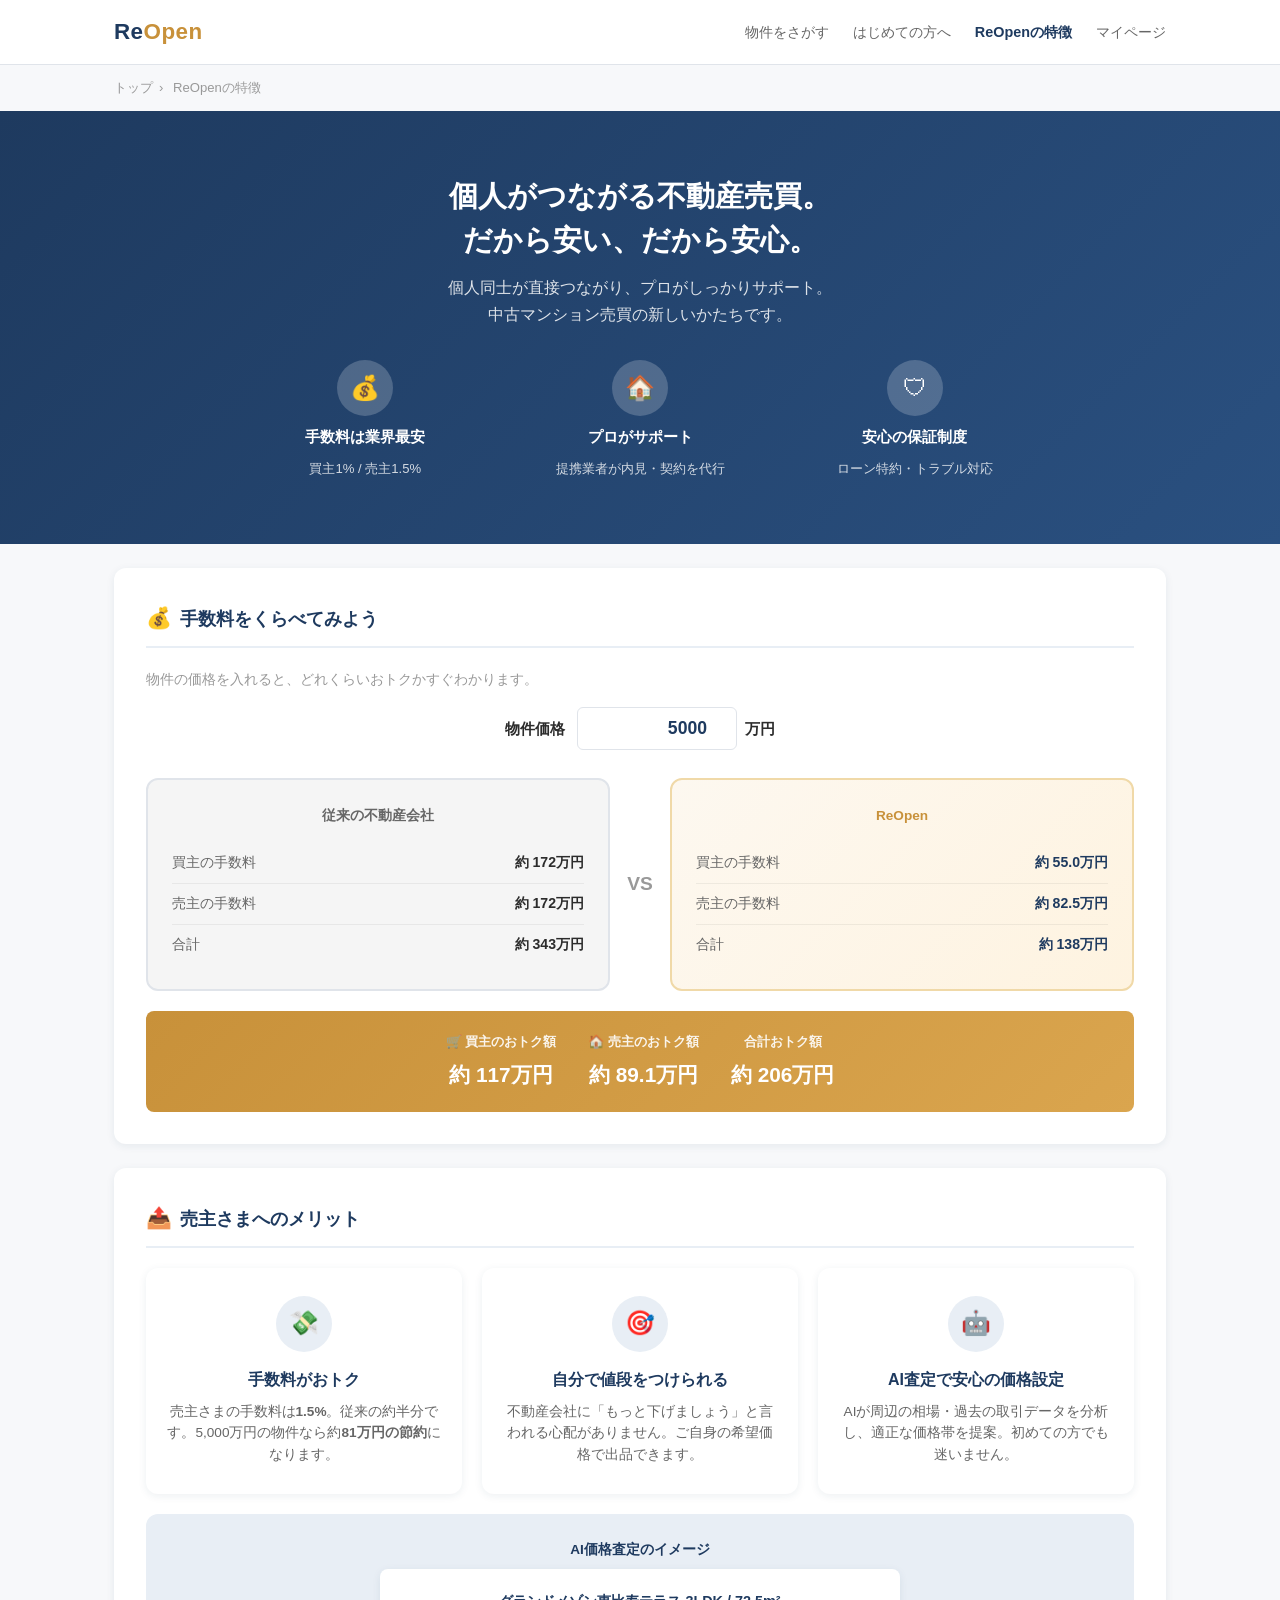
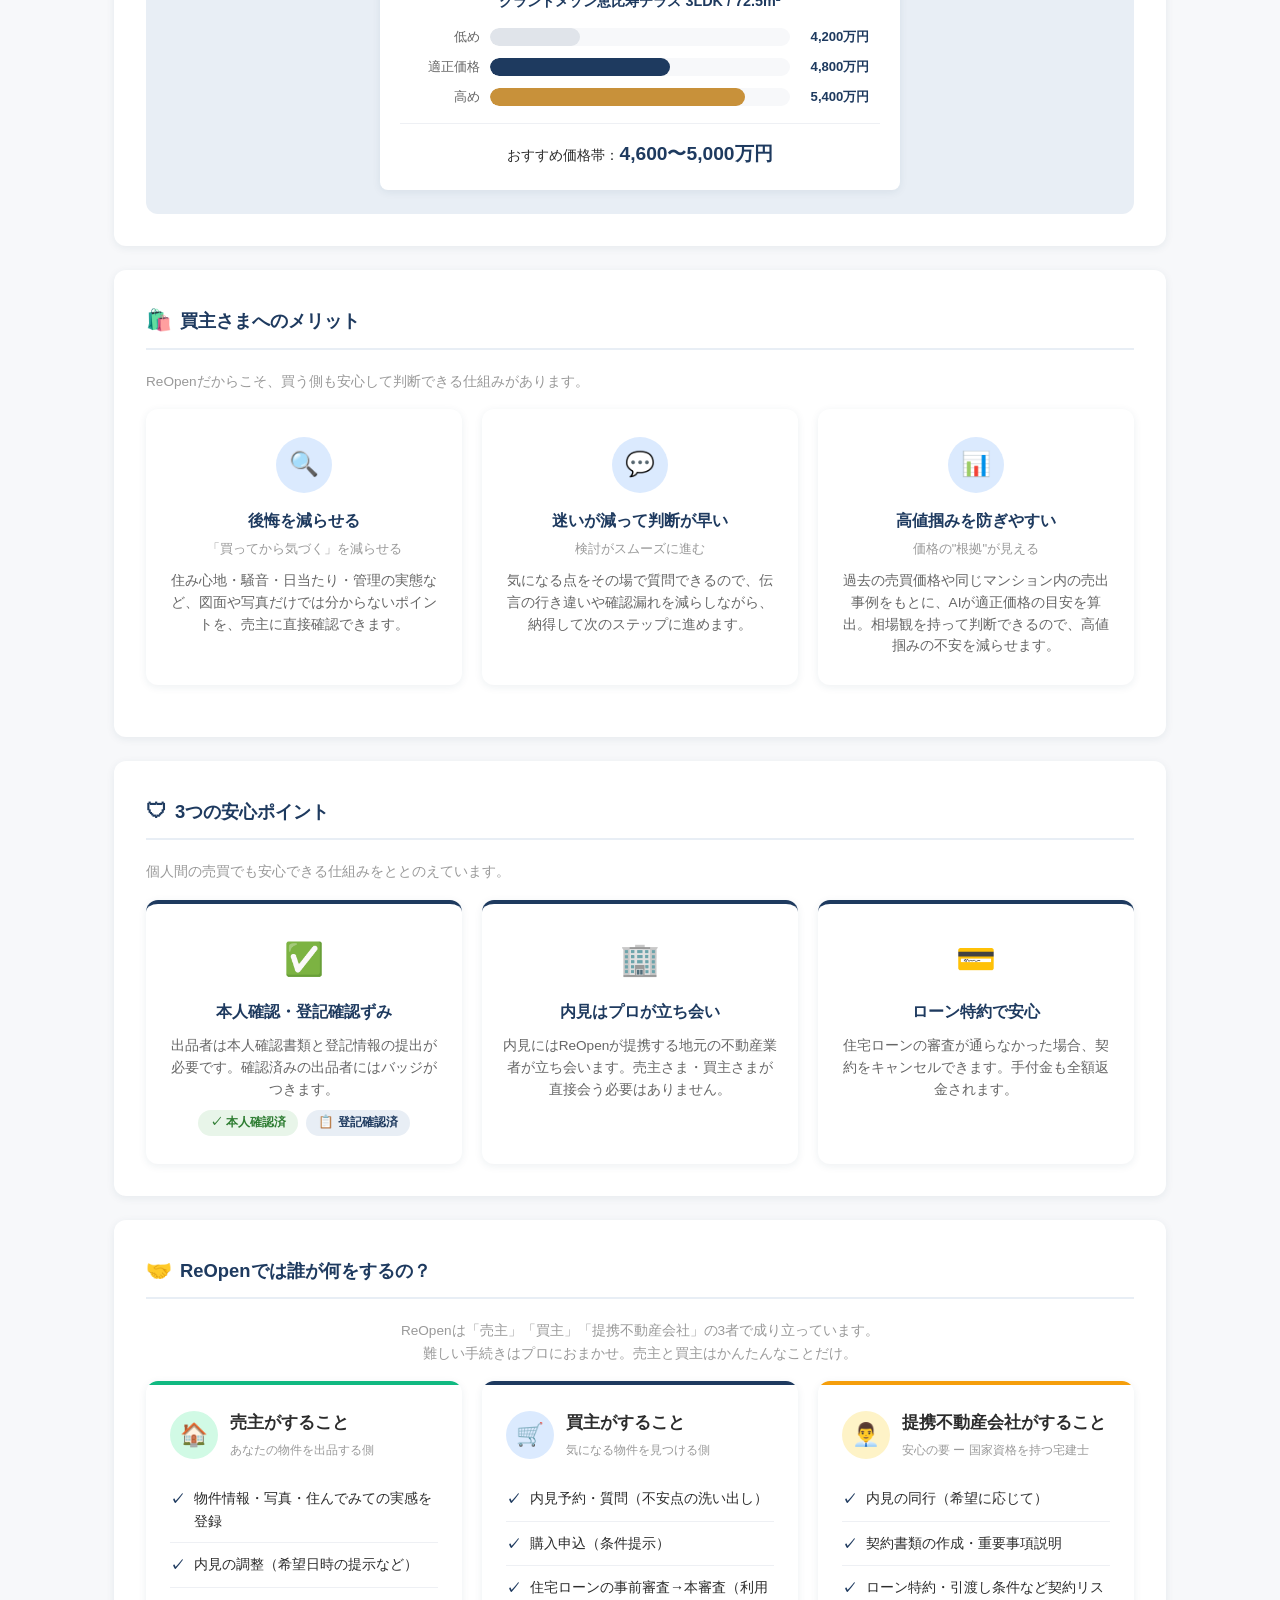
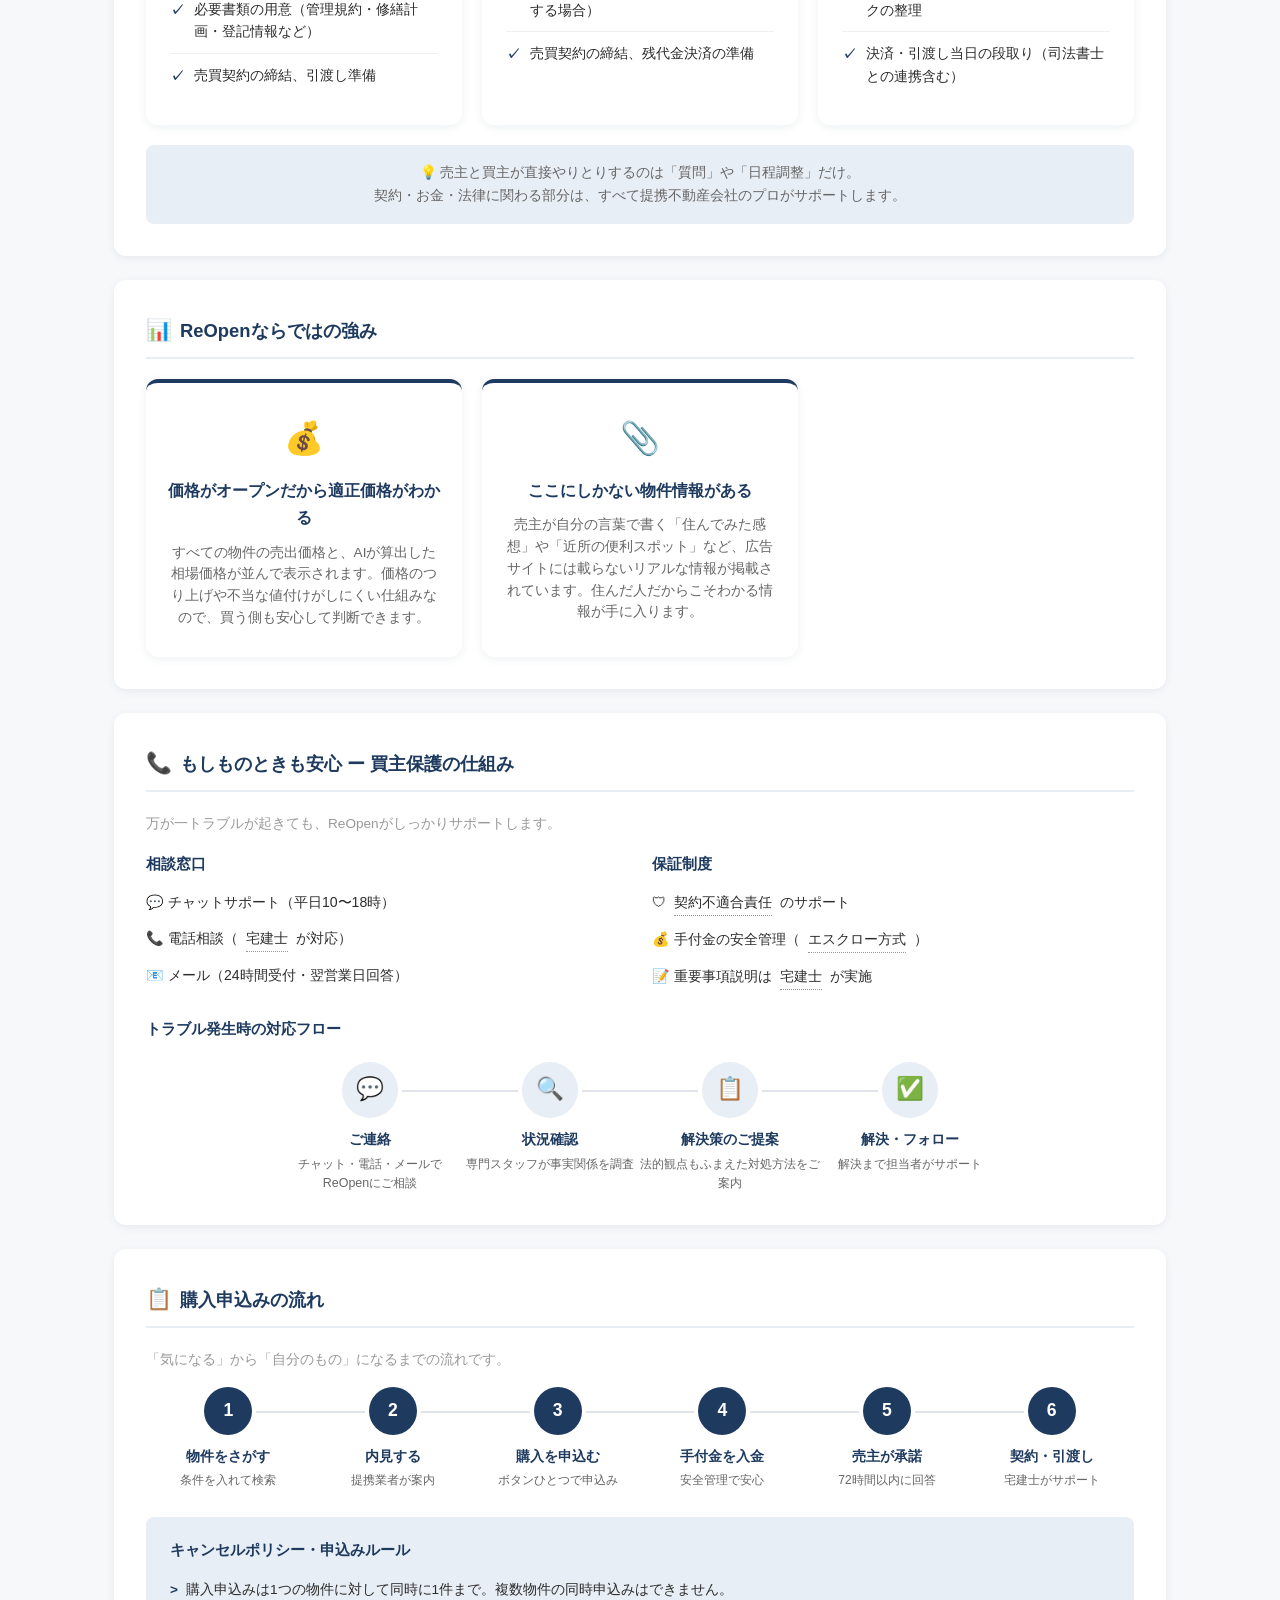
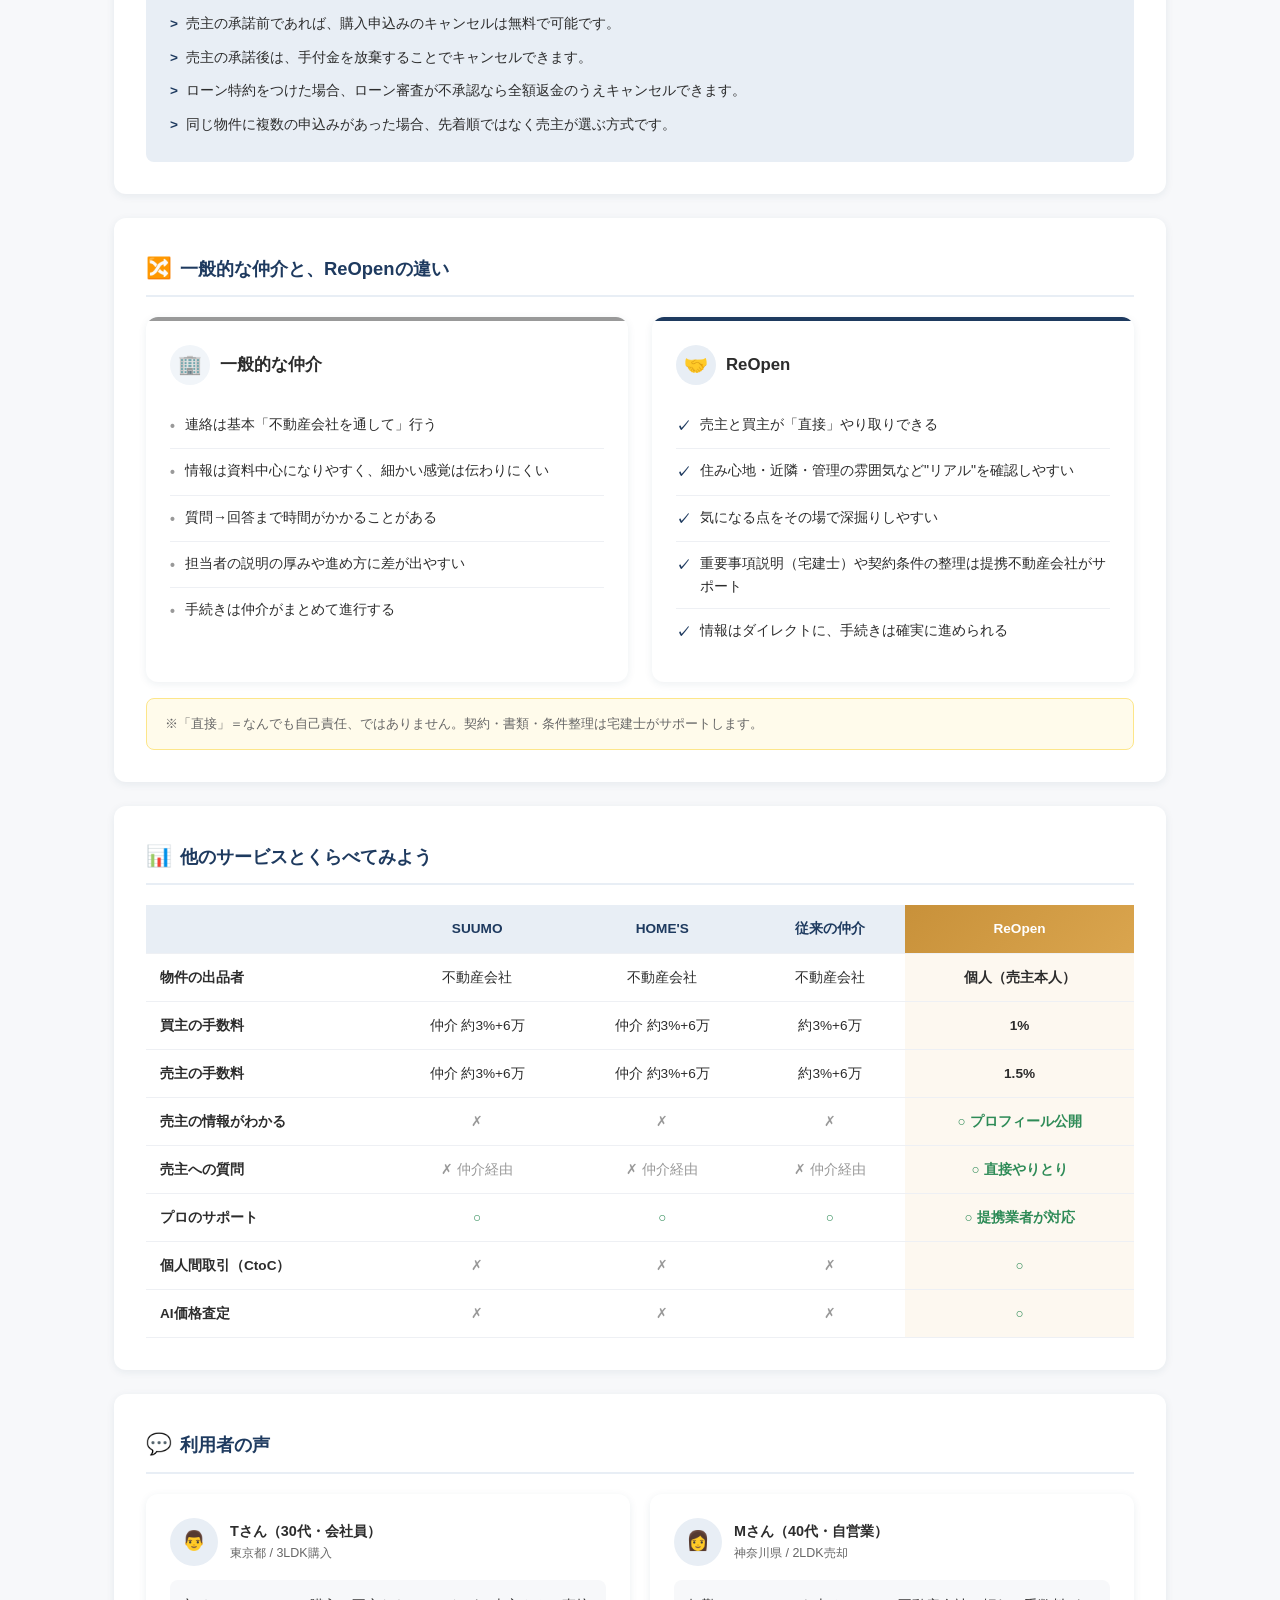
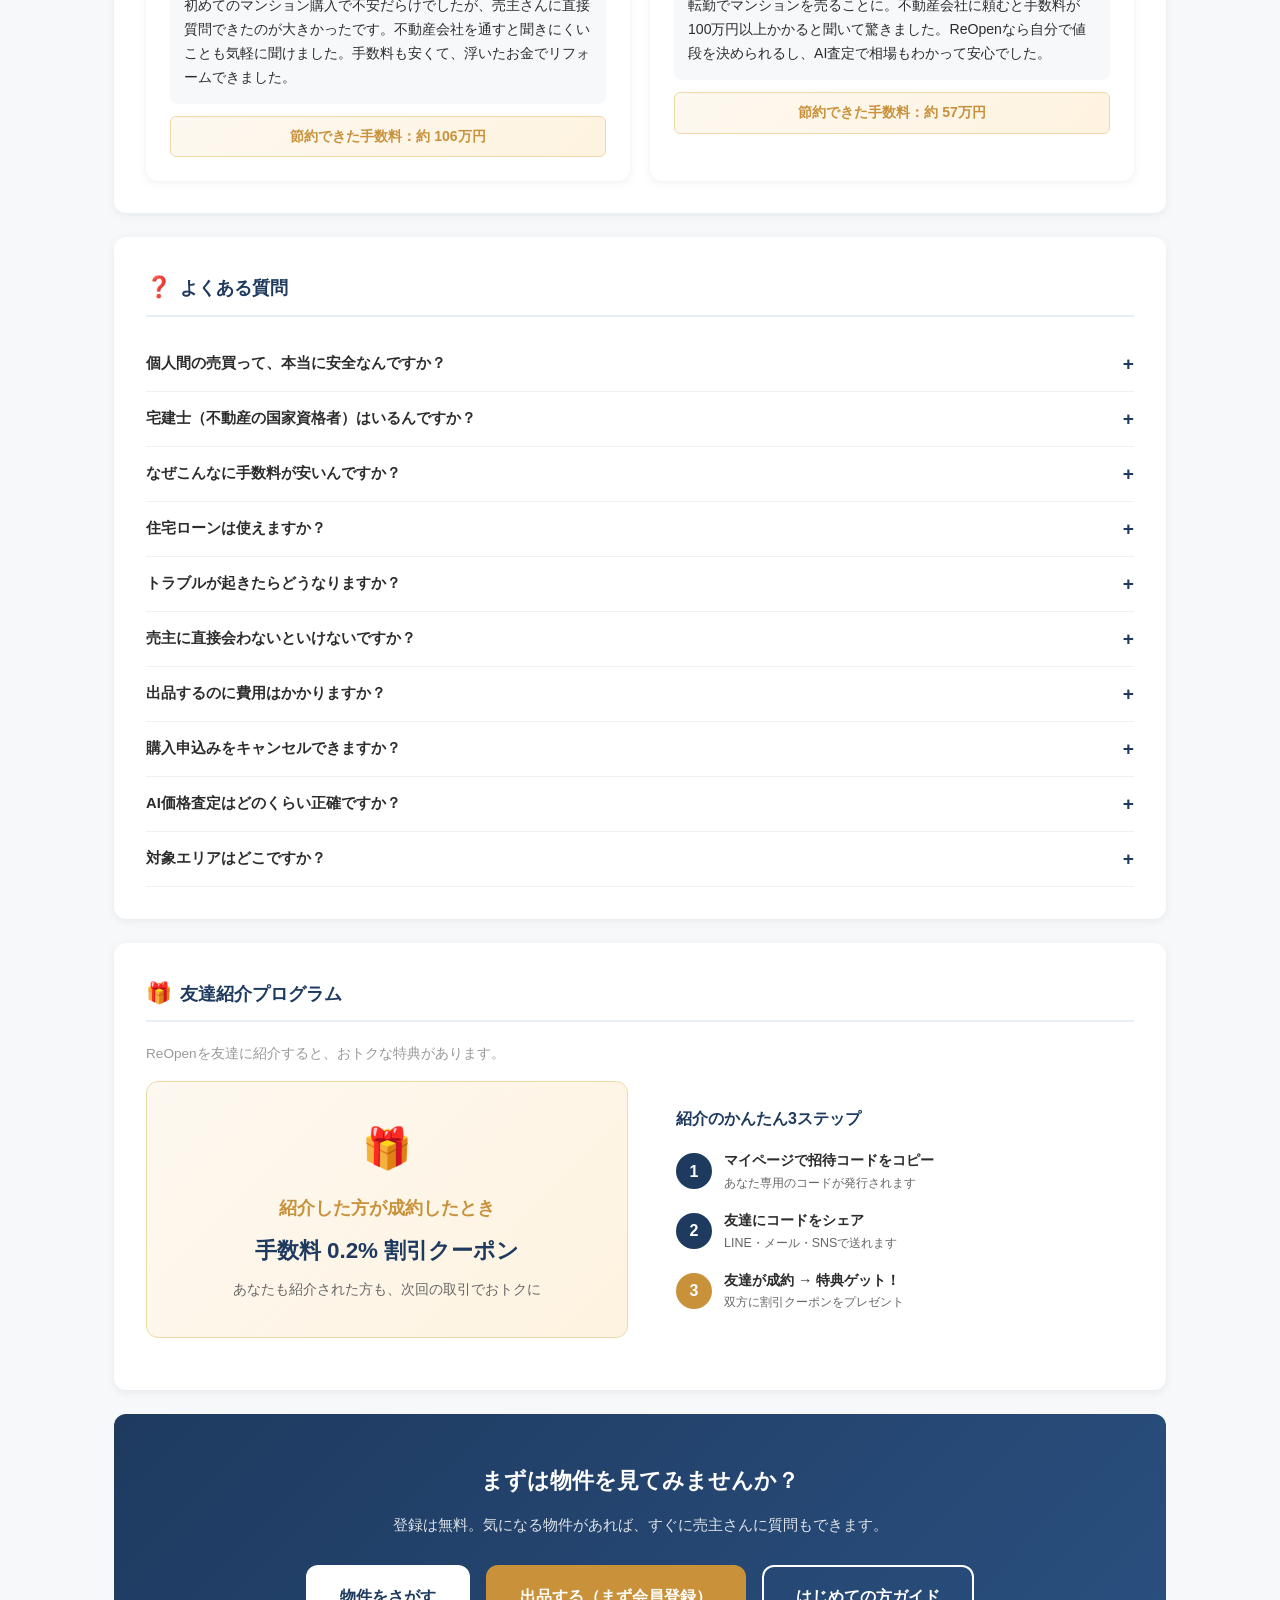
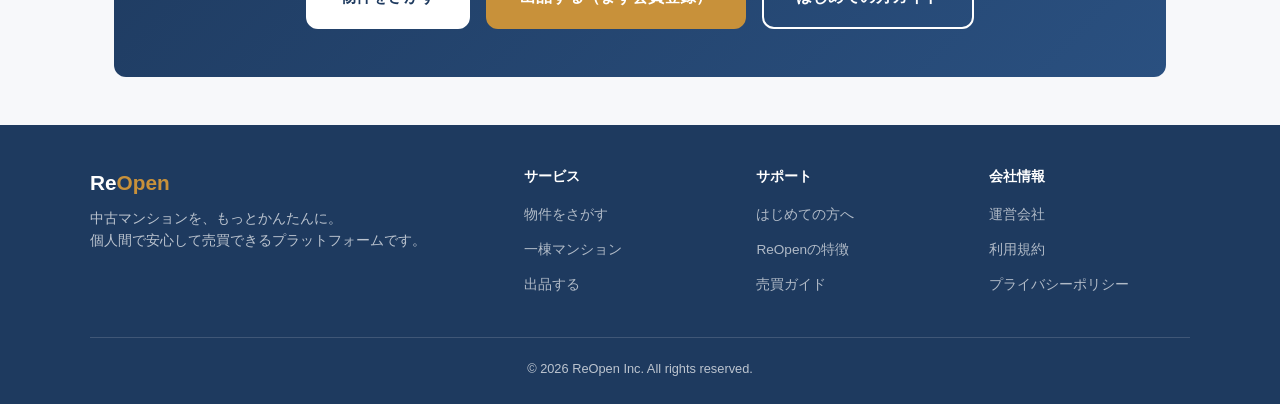
<file: features.html>
<!DOCTYPE html>
<html lang="ja">
<head>
  <meta charset="UTF-8">
  <meta name="viewport" content="width=device-width, initial-scale=1.0">
  <title>ReOpenの特徴｜ReOpen</title>
  <link rel="stylesheet" href="common.css">
  <style>
    /* === ヒーローポイント（固有） === */
    .hero-points {
      display: flex;
      gap: 24px;
      justify-content: center;
      flex-wrap: wrap;
      max-width: 800px;
      margin: 0 auto;
    }
    .hero-point {
      display: flex;
      flex-direction: column;
      align-items: center;
      gap: 8px;
      flex: 1;
      min-width: 180px;
    }
    .hero-point-icon {
      width: 56px;
      height: 56px;
      border-radius: 50%;
      background: rgba(255,255,255,0.2);
      display: flex;
      align-items: center;
      justify-content: center;
      font-size: 1.5rem;
    }
    .hero-point-label {
      font-size: 0.95rem;
      font-weight: 700;
    }
    .hero-point-sub {
      font-size: 0.82rem;
      opacity: 0.8;
    }

    /* === 手数料比較セクション === */
    .fee-section {
      background: var(--white);
      border-radius: var(--radius);
      box-shadow: var(--shadow);
      padding: 32px;
      margin-bottom: 24px;
    }
    .fee-input-area {
      text-align: center;
      margin-bottom: 28px;
    }
    .fee-input-area label {
      font-size: 0.95rem;
      font-weight: 600;
      color: var(--text);
      margin-right: 8px;
    }
    .fee-price-input {
      width: 160px;
      padding: 10px 14px;
      font-size: 1.1rem;
      font-weight: 700;
      text-align: right;
      border: 1.5px solid var(--border);
      border-radius: var(--radius-xs);
      color: var(--primary);
      font-family: inherit;
    }
    .fee-price-input:focus {
      outline: none;
      border-color: var(--primary);
    }
    .fee-input-area .unit {
      font-size: 0.95rem;
      font-weight: 600;
      margin-left: 4px;
    }
    .fee-compare-grid {
      display: grid;
      grid-template-columns: 1fr 60px 1fr;
      gap: 0;
      align-items: stretch;
    }
    .fee-box {
      border-radius: var(--radius);
      padding: 24px;
      text-align: center;
    }
    .fee-box-old {
      background: #f5f5f5;
      border: 2px solid var(--border);
    }
    .fee-box-new {
      background: linear-gradient(135deg, #fdf8f0, #fef3e0);
      border: 2px solid #f0d9a8;
    }
    .fee-box-label {
      font-size: 0.85rem;
      font-weight: 600;
      color: var(--text-light);
      margin-bottom: 16px;
    }
    .fee-box-new .fee-box-label {
      color: var(--accent);
    }
    .fee-detail {
      display: flex;
      justify-content: space-between;
      align-items: center;
      padding: 8px 0;
      font-size: 0.88rem;
      border-bottom: 1px solid rgba(0,0,0,0.06);
    }
    .fee-detail:last-child {
      border-bottom: none;
    }
    .fee-detail-label {
      color: var(--text-light);
    }
    .fee-detail-value {
      font-weight: 700;
      color: var(--text);
    }
    .fee-box-new .fee-detail-value {
      color: var(--primary);
    }
    .fee-vs {
      display: flex;
      align-items: center;
      justify-content: center;
      font-size: 1.2rem;
      font-weight: 700;
      color: var(--text-muted);
    }
    .fee-saving-banner {
      margin-top: 20px;
      padding: 20px 24px;
      border-radius: var(--radius-sm);
      background: linear-gradient(135deg, #c8913a, #daa54e);
      color: var(--white);
      display: flex;
      justify-content: center;
      gap: 32px;
      flex-wrap: wrap;
    }
    .fee-saving-item {
      text-align: center;
    }
    .fee-saving-item .label {
      font-size: 0.82rem;
      font-weight: 600;
      opacity: 0.9;
      margin-bottom: 4px;
    }
    .fee-saving-item .amount {
      font-size: 1.3rem;
      font-weight: 800;
    }

    /* === 売主メリットセクション === */
    .seller-cards {
      display: grid;
      grid-template-columns: repeat(3, 1fr);
      gap: 20px;
      margin-bottom: 20px;
    }
    .seller-card {
      background: var(--white);
      border-radius: var(--radius);
      box-shadow: var(--shadow);
      padding: 28px 20px;
      text-align: center;
      transition: box-shadow 0.2s;
    }
    .seller-card:hover {
      box-shadow: var(--shadow-hover);
    }
    .seller-card-icon {
      width: 56px;
      height: 56px;
      border-radius: 50%;
      background: var(--primary-pale);
      display: flex;
      align-items: center;
      justify-content: center;
      font-size: 1.5rem;
      margin: 0 auto 14px;
    }
    .seller-card h3 {
      font-size: 1rem;
      font-weight: 700;
      color: var(--primary);
      margin-bottom: 8px;
    }
    .seller-card p {
      font-size: 0.85rem;
      color: var(--text-light);
      line-height: 1.6;
    }
    /* === 買主メリットセクション === */
    .buyer-cards {
      display: grid;
      grid-template-columns: repeat(3, 1fr);
      gap: 20px;
      margin-bottom: 20px;
    }
    .buyer-card {
      background: var(--white);
      border-radius: var(--radius);
      box-shadow: var(--shadow);
      padding: 28px 20px;
      text-align: center;
      transition: box-shadow 0.2s;
    }
    .buyer-card:hover {
      box-shadow: var(--shadow-hover);
    }
    .buyer-card-icon {
      width: 56px;
      height: 56px;
      border-radius: 50%;
      background: #dbeafe;
      display: flex;
      align-items: center;
      justify-content: center;
      font-size: 1.5rem;
      margin: 0 auto 14px;
    }
    .buyer-card h3 {
      font-size: 1rem;
      font-weight: 700;
      color: var(--primary);
      margin-bottom: 4px;
    }
    .buyer-card .buyer-card-sub {
      font-size: 0.82rem;
      color: var(--text-muted);
      margin-bottom: 10px;
    }
    .buyer-card p {
      font-size: 0.85rem;
      color: var(--text-light);
      line-height: 1.6;
    }

    /* === 3つの安心セクション === */
    .safety-cards {
      display: grid;
      grid-template-columns: repeat(3, 1fr);
      gap: 20px;
    }
    .safety-card {
      background: var(--white);
      border-radius: var(--radius);
      box-shadow: var(--shadow);
      padding: 28px 20px;
      text-align: center;
      border-top: 4px solid var(--primary);
      transition: box-shadow 0.2s;
    }
    .safety-card:hover {
      box-shadow: var(--shadow-hover);
    }
    .safety-card-icon {
      font-size: 2rem;
      margin-bottom: 12px;
    }
    .safety-card h3 {
      font-size: 1rem;
      font-weight: 700;
      color: var(--primary);
      margin-bottom: 10px;
    }
    .safety-card p {
      font-size: 0.85rem;
      color: var(--text-light);
      line-height: 1.6;
    }
    .safety-card .badge {
      margin-top: 10px;
    }

    /* === 買主保護セクション === */
    .support-flow {
      display: flex;
      align-items: flex-start;
      gap: 0;
      justify-content: center;
      flex-wrap: wrap;
      margin-top: 20px;
    }
    .support-step {
      display: flex;
      flex-direction: column;
      align-items: center;
      text-align: center;
      flex: 1;
      min-width: 140px;
      max-width: 180px;
      position: relative;
    }
    .support-step:not(:last-child)::after {
      content: '';
      position: absolute;
      top: 28px;
      left: calc(50% + 32px);
      width: calc(100% - 64px);
      height: 2px;
      background: var(--border);
    }
    .support-step-circle {
      width: 56px;
      height: 56px;
      border-radius: 50%;
      background: var(--primary-pale);
      display: flex;
      align-items: center;
      justify-content: center;
      font-size: 1.4rem;
      margin-bottom: 10px;
      position: relative;
      z-index: 1;
    }
    .support-step-label {
      font-size: 0.88rem;
      font-weight: 700;
      color: var(--primary);
      margin-bottom: 4px;
    }
    .support-step-desc {
      font-size: 0.78rem;
      color: var(--text-light);
      line-height: 1.5;
    }

    /* === 購入の流れセクション === */
    .flow-steps {
      display: flex;
      align-items: flex-start;
      gap: 0;
      justify-content: space-between;
      overflow-x: auto;
      padding-bottom: 8px;
    }
    .flow-step {
      display: flex;
      flex-direction: column;
      align-items: center;
      text-align: center;
      flex: 1;
      min-width: 110px;
      position: relative;
    }
    .flow-step:not(:last-child)::after {
      content: '';
      position: absolute;
      top: 24px;
      left: calc(50% + 28px);
      width: calc(100% - 56px);
      height: 2px;
      background: var(--border);
    }
    .flow-step-num {
      width: 48px;
      height: 48px;
      border-radius: 50%;
      background: var(--primary);
      color: var(--white);
      display: flex;
      align-items: center;
      justify-content: center;
      font-size: 1.1rem;
      font-weight: 700;
      margin-bottom: 10px;
      position: relative;
      z-index: 1;
    }
    .flow-step-label {
      font-size: 0.85rem;
      font-weight: 700;
      color: var(--primary);
      margin-bottom: 4px;
    }
    .flow-step-desc {
      font-size: 0.75rem;
      color: var(--text-light);
      line-height: 1.4;
    }
    .policy-box {
      margin-top: 20px;
      background: var(--primary-pale);
      border-radius: var(--radius-sm);
      padding: 20px 24px;
    }
    .policy-box h4 {
      font-size: 0.95rem;
      font-weight: 700;
      color: var(--primary);
      margin-bottom: 10px;
    }
    .policy-list {
      list-style: none;
      padding: 0;
      margin: 0;
    }
    .policy-list li {
      padding: 6px 0;
      font-size: 0.85rem;
      color: var(--text);
      line-height: 1.6;
      display: flex;
      align-items: flex-start;
      gap: 8px;
    }
    .policy-list li::before {
      content: '>';
      color: var(--primary);
      font-weight: 700;
      flex-shrink: 0;
    }

    /* === 他サービス比較表 === */
    .compare-table-wrap {
      overflow-x: auto;
    }
    .compare-table {
      width: 100%;
      border-collapse: collapse;
      min-width: 600px;
    }
    .compare-table th,
    .compare-table td {
      padding: 12px 14px;
      text-align: center;
      font-size: 0.85rem;
      border-bottom: 1px solid var(--border-light);
      vertical-align: middle;
    }
    .compare-table thead th {
      font-weight: 700;
      background: var(--primary-pale);
      color: var(--primary);
    }
    .compare-table thead th:first-child {
      text-align: left;
    }
    .compare-table tbody td:first-child {
      text-align: left;
      font-weight: 600;
      color: var(--text);
    }
    .compare-table .col-reopen {
      background: #fdf8f0;
    }
    .compare-table thead .col-reopen {
      background: linear-gradient(135deg, #c8913a, #daa54e);
      color: var(--white);
    }
    .compare-check {
      color: var(--success);
      font-weight: 700;
    }
    .compare-x {
      color: var(--text-muted);
    }

    /* === 体験談セクション === */
    .voice-cards {
      display: grid;
      grid-template-columns: 1fr 1fr;
      gap: 20px;
    }
    .voice-card {
      background: var(--white);
      border-radius: var(--radius);
      box-shadow: var(--shadow);
      padding: 24px;
      transition: box-shadow 0.2s;
    }
    .voice-card:hover {
      box-shadow: var(--shadow-hover);
    }
    .voice-card-header {
      display: flex;
      align-items: center;
      gap: 12px;
      margin-bottom: 14px;
    }
    .voice-avatar {
      width: 48px;
      height: 48px;
      border-radius: 50%;
      background: var(--primary-pale);
      display: flex;
      align-items: center;
      justify-content: center;
      font-size: 1.2rem;
      flex-shrink: 0;
    }
    .voice-name {
      font-size: 0.9rem;
      font-weight: 700;
      color: var(--text);
    }
    .voice-tag {
      font-size: 0.78rem;
      color: var(--text-light);
    }
    .voice-text {
      font-size: 0.88rem;
      color: var(--text);
      line-height: 1.7;
      margin-bottom: 12px;
      padding: 14px;
      background: var(--bg);
      border-radius: var(--radius-sm);
    }
    .voice-saving {
      text-align: center;
      padding: 8px 16px;
      border-radius: var(--radius-xs);
      background: linear-gradient(135deg, #fdf8f0, #fef3e0);
      border: 1.5px solid #f0d9a8;
      font-size: 0.88rem;
      font-weight: 700;
      color: var(--accent);
    }

    /* === FAQセクション === */
    .faq-item {
      border-bottom: 1px solid var(--border-light);
    }
    .faq-question {
      display: flex;
      align-items: center;
      justify-content: space-between;
      gap: 12px;
      width: 100%;
      padding: 16px 0;
      font-size: 0.92rem;
      font-weight: 600;
      color: var(--text);
      background: none;
      border: none;
      cursor: pointer;
      text-align: left;
      font-family: inherit;
      transition: color 0.2s;
    }
    .faq-question:hover {
      color: var(--primary);
    }
    .faq-question::after {
      content: '+';
      font-size: 1.2rem;
      font-weight: 700;
      color: var(--primary);
      flex-shrink: 0;
      transition: transform 0.2s;
    }
    .faq-question.open::after {
      content: '-';
    }
    .faq-answer {
      max-height: 0;
      overflow: hidden;
      transition: max-height 0.3s ease, padding 0.3s ease;
    }
    .faq-answer.open {
      max-height: 500px;
      padding-bottom: 16px;
    }
    .faq-answer p {
      font-size: 0.85rem;
      color: var(--text-light);
      line-height: 1.7;
    }

    /* === CTAボタン（固有） === */
    .cta-btn {
      display: inline-flex;
      align-items: center;
      gap: 8px;
      padding: 16px 32px;
      font-size: 1rem;
      font-weight: 700;
      border-radius: var(--radius);
      border: 2px solid var(--white);
      cursor: pointer;
      transition: all 0.25s;
      text-decoration: none;
    }
    .cta-btn-primary {
      background: var(--white);
      color: var(--primary);
    }
    .cta-btn-primary:hover {
      background: var(--primary-pale);
    }
    .cta-btn-secondary {
      background: transparent;
      color: var(--white);
    }
    .cta-btn-secondary:hover {
      background: rgba(255,255,255,0.15);
    }
    .cta-btn-accent {
      background: var(--accent);
      color: var(--white);
      border-color: var(--accent);
    }
    .cta-btn-accent:hover {
      background: #b5802f;
    }

    /* === セクションタイトル共通 === */
    .section-icon {
      font-size: 1.3rem;
      margin-right: 8px;
    }

    /* === レスポンシブ === */
    @media (max-width: 768px) {
      .hero-points { gap: 16px; }
      .hero-point { min-width: 140px; }
      .fee-compare-grid { grid-template-columns: 1fr; gap: 12px; }
      .fee-vs { transform: rotate(90deg); padding: 4px 0; }
      .seller-cards { grid-template-columns: 1fr; }
      .buyer-cards { grid-template-columns: 1fr; }
      .safety-cards { grid-template-columns: 1fr; }
      .support-flow { flex-direction: column; align-items: center; }
      .support-step { max-width: 100%; flex-direction: row; gap: 14px; text-align: left; }
      .support-step:not(:last-child)::after { display: none; }
      .flow-steps { flex-direction: column; align-items: center; }
      .flow-step { flex-direction: row; gap: 14px; text-align: left; width: 100%; min-width: auto; }
      .flow-step:not(:last-child)::after { display: none; }
      .flow-step-num { flex-shrink: 0; }
      .voice-cards { grid-template-columns: 1fr; }
      .cta-buttons { flex-direction: column; align-items: center; }
      .cta-btn { width: 100%; max-width: 300px; justify-content: center; }
      .fee-section { padding: 20px; }
      .role-cards { grid-template-columns: 1fr; }
      .role-card { padding: 24px 18px; }
      .role-header { flex-direction: column; align-items: flex-start; gap: 8px; }
      .role-list li { font-size: 0.84rem; }
    }

    /* === 役割分担セクション === */
    .role-cards {
      display: grid;
      grid-template-columns: repeat(3, 1fr);
      gap: 20px;
    }
    .role-card {
      background: var(--white);
      border-radius: var(--radius);
      box-shadow: var(--shadow);
      padding: 28px 24px;
      transition: box-shadow 0.2s;
      position: relative;
      overflow: hidden;
    }
    .role-card:hover {
      box-shadow: var(--shadow-hover);
    }
    .role-card::before {
      content: '';
      position: absolute;
      top: 0;
      left: 0;
      right: 0;
      height: 4px;
    }
    .role-card.role-seller::before { background: #10b981; }
    .role-card.role-buyer::before { background: var(--primary); }
    .role-card.role-pro::before { background: #f59e0b; }
    .role-header {
      display: flex;
      align-items: center;
      gap: 12px;
      margin-bottom: 16px;
    }
    .role-icon {
      width: 48px;
      height: 48px;
      border-radius: 50%;
      display: flex;
      align-items: center;
      justify-content: center;
      font-size: 1.4rem;
      flex-shrink: 0;
    }
    .role-seller .role-icon { background: #d1fae5; }
    .role-buyer .role-icon { background: #dbeafe; }
    .role-pro .role-icon { background: #fef3c7; }
    .role-title {
      font-size: 1.05rem;
      font-weight: 700;
      color: var(--text);
    }
    .role-subtitle {
      font-size: 0.78rem;
      color: var(--text-muted);
      margin-top: 2px;
    }
    .role-list {
      list-style: none;
      padding: 0;
      margin: 0;
    }
    .role-list li {
      display: flex;
      align-items: flex-start;
      gap: 10px;
      padding: 10px 0;
      border-bottom: 1px solid var(--border-light);
      font-size: 0.88rem;
      line-height: 1.6;
      color: var(--text);
    }
    .role-list li:last-child {
      border-bottom: none;
    }
    .role-list li::before {
      content: '✓';
      color: var(--primary);
      font-weight: 700;
      flex-shrink: 0;
      margin-top: 1px;
    }
    .role-note {
      margin-top: 20px;
      padding: 16px 20px;
      background: var(--primary-pale);
      border-radius: var(--radius-sm);
      font-size: 0.85rem;
      color: var(--text-light);
      line-height: 1.7;
      text-align: center;
    }

    /* === 比較カード（仲介 vs ReOpen） === */
    .vs-grid {
      display: grid;
      grid-template-columns: 1fr 1fr;
      gap: 24px;
    }
    .vs-card {
      background: var(--white);
      border-radius: var(--radius);
      box-shadow: var(--shadow);
      padding: 28px 24px;
      transition: box-shadow 0.2s;
      position: relative;
      overflow: hidden;
    }
    .vs-card:hover { box-shadow: var(--shadow-hover); }
    .vs-card::before {
      content: '';
      position: absolute;
      top: 0; left: 0; right: 0;
      height: 4px;
    }
    .vs-card.vs-old::before { background: var(--text-muted); }
    .vs-card.vs-new::before { background: var(--primary); }
    .vs-card-header {
      display: flex;
      align-items: center;
      gap: 10px;
      margin-bottom: 18px;
    }
    .vs-card-icon {
      width: 40px;
      height: 40px;
      border-radius: 50%;
      display: flex;
      align-items: center;
      justify-content: center;
      font-size: 1.2rem;
      flex-shrink: 0;
    }
    .vs-old .vs-card-icon { background: #f1f5f9; }
    .vs-new .vs-card-icon { background: var(--primary-pale); }
    .vs-card-title {
      font-size: 1.05rem;
      font-weight: 700;
      color: var(--text);
    }
    .vs-list {
      list-style: none;
      padding: 0;
      margin: 0;
    }
    .vs-list li {
      display: flex;
      align-items: flex-start;
      gap: 10px;
      padding: 10px 0;
      border-bottom: 1px solid var(--border-light);
      font-size: 0.88rem;
      line-height: 1.65;
      color: var(--text);
    }
    .vs-list li:last-child { border-bottom: none; }
    .vs-list li::before {
      flex-shrink: 0;
      margin-top: 2px;
    }
    .vs-old .vs-list li::before {
      content: '•';
      color: var(--text-muted);
      font-weight: 700;
    }
    .vs-new .vs-list li::before {
      content: '✓';
      color: var(--primary);
      font-weight: 700;
    }
    .vs-note {
      margin-top: 16px;
      padding: 14px 18px;
      background: #fffbeb;
      border: 1px solid #fde68a;
      border-radius: var(--radius-sm);
      font-size: 0.82rem;
      color: var(--text-light);
      line-height: 1.65;
    }
    @media (max-width: 768px) {
      .vs-grid { grid-template-columns: 1fr; }
    }
  </style>
</head>
<body data-page="features">

<!-- ========== ヘッダー ========== -->
<header class="site-header"></header>

<!-- ========== パンくず ========== -->
<div class="breadcrumb">
  <a href="index.html">トップ</a><span>›</span>
  ReOpenの特徴
</div>

<!-- ========== ヒーローセクション ========== -->
<section class="hero">
  <h1>個人がつながる不動産売買。<br>だから安い、だから安心。</h1>
  <p>個人同士が直接つながり、プロがしっかりサポート。<br>中古マンション売買の新しいかたちです。</p>
  <div class="hero-points">
    <div class="hero-point">
      <div class="hero-point-icon">&#x1F4B0;</div>
      <div class="hero-point-label">手数料は業界最安</div>
      <div class="hero-point-sub">買主1% / 売主1.5%</div>
    </div>
    <div class="hero-point">
      <div class="hero-point-icon">&#x1F3E0;</div>
      <div class="hero-point-label">プロがサポート</div>
      <div class="hero-point-sub">提携業者が内見・契約を代行</div>
    </div>
    <div class="hero-point">
      <div class="hero-point-icon">&#x1F6E1;</div>
      <div class="hero-point-label">安心の保証制度</div>
      <div class="hero-point-sub">ローン特約・トラブル対応</div>
    </div>
  </div>
</section>

<!-- ========== メインコンテンツ ========== -->
<div class="container" style="margin-top:24px;">

  <!-- ===== #25 手数料比較（インタラクティブ） ===== -->
  <div class="fee-section">
    <h2 class="section-title"><span class="section-icon">&#x1F4B0;</span>手数料をくらべてみよう</h2>
    <p class="text-sm text-muted mb-16">物件の価格を入れると、どれくらいおトクかすぐわかります。</p>

    <div class="fee-input-area">
      <label for="fee-price">物件価格</label>
      <input type="number" id="fee-price" class="fee-price-input" value="5000" step="100" min="100" oninput="calcFee()">
      <span class="unit">万円</span>
    </div>

    <div class="fee-compare-grid">
      <!-- 従来 -->
      <div class="fee-box fee-box-old">
        <div class="fee-box-label">従来の不動産会社</div>
        <div class="fee-detail">
          <span class="fee-detail-label">買主の手数料</span>
          <span class="fee-detail-value" id="old-buyer">--</span>
        </div>
        <div class="fee-detail">
          <span class="fee-detail-label">売主の手数料</span>
          <span class="fee-detail-value" id="old-seller">--</span>
        </div>
        <div class="fee-detail">
          <span class="fee-detail-label">合計</span>
          <span class="fee-detail-value" id="old-total">--</span>
        </div>
      </div>

      <div class="fee-vs">VS</div>

      <!-- ReOpen -->
      <div class="fee-box fee-box-new">
        <div class="fee-box-label">ReOpen</div>
        <div class="fee-detail">
          <span class="fee-detail-label">買主の手数料</span>
          <span class="fee-detail-value" id="new-buyer">--</span>
        </div>
        <div class="fee-detail">
          <span class="fee-detail-label">売主の手数料</span>
          <span class="fee-detail-value" id="new-seller">--</span>
        </div>
        <div class="fee-detail">
          <span class="fee-detail-label">合計</span>
          <span class="fee-detail-value" id="new-total">--</span>
        </div>
      </div>
    </div>

    <div class="fee-saving-banner">
      <div class="fee-saving-item">
        <div class="label">🛒 買主のおトク額</div>
        <div class="amount" id="fee-saving-buyer">--</div>
      </div>
      <div class="fee-saving-item">
        <div class="label">🏠 売主のおトク額</div>
        <div class="amount" id="fee-saving-seller">--</div>
      </div>
      <div class="fee-saving-item">
        <div class="label">合計おトク額</div>
        <div class="amount" id="fee-saving">--</div>
      </div>
    </div>
  </div>

  <!-- ===== #96 売主メリット + #83 AI査定 ===== -->
  <section class="section">
    <h2 class="section-title"><span class="section-icon">&#x1F4E4;</span>売主さまへのメリット</h2>

    <div class="seller-cards">
      <div class="seller-card">
        <div class="seller-card-icon">&#x1F4B8;</div>
        <h3>手数料がおトク</h3>
        <p>売主さまの手数料は<strong>1.5%</strong>。従来の約半分です。5,000万円の物件なら約<strong>81万円の節約</strong>になります。</p>
      </div>
      <div class="seller-card">
        <div class="seller-card-icon">&#x1F3AF;</div>
        <h3>自分で値段をつけられる</h3>
        <p>不動産会社に「もっと下げましょう」と言われる心配がありません。ご自身の希望価格で出品できます。</p>
      </div>
      <div class="seller-card">
        <div class="seller-card-icon">&#x1F916;</div>
        <h3>AI査定で安心の価格設定</h3>
        <p>AIが周辺の相場・過去の取引データを分析し、適正な価格帯を提案。初めての方でも迷いません。</p>
      </div>
    </div>

    <!-- AI査定モック画面 -->
    <div class="ai-mock">
      <p class="text-sm fw-bold mb-8" style="color:var(--primary);">AI価格査定のイメージ</p>
      <div class="ai-mock-screen">
        <div class="ai-mock-title">グランドメゾン恵比寿テラス 3LDK / 72.5m&sup2;</div>
        <div class="ai-mock-bar">
          <span class="ai-mock-bar-label">低め</span>
          <div class="ai-mock-bar-track">
            <div class="ai-mock-bar-fill" style="width:30%;background:var(--border);"></div>
          </div>
          <span class="ai-mock-bar-value">4,200万円</span>
        </div>
        <div class="ai-mock-bar">
          <span class="ai-mock-bar-label">適正価格</span>
          <div class="ai-mock-bar-track">
            <div class="ai-mock-bar-fill" style="width:60%;background:var(--primary);"></div>
          </div>
          <span class="ai-mock-bar-value" style="color:var(--primary);">4,800万円</span>
        </div>
        <div class="ai-mock-bar">
          <span class="ai-mock-bar-label">高め</span>
          <div class="ai-mock-bar-track">
            <div class="ai-mock-bar-fill" style="width:85%;background:var(--accent);"></div>
          </div>
          <span class="ai-mock-bar-value">5,400万円</span>
        </div>
        <div class="ai-mock-result">
          おすすめ価格帯：<strong>4,600〜5,000万円</strong>
        </div>
      </div>
    </div>
  </section>

  <!-- ===== 買主メリット ===== -->
  <section class="section">
    <h2 class="section-title"><span class="section-icon">🛍️</span>買主さまへのメリット</h2>
    <p class="text-sm text-muted mb-16">ReOpenだからこそ、買う側も安心して判断できる仕組みがあります。</p>

    <div class="buyer-cards">
      <div class="buyer-card">
        <div class="buyer-card-icon">🔍</div>
        <h3>後悔を減らせる</h3>
        <div class="buyer-card-sub">「買ってから気づく」を減らせる</div>
        <p>住み心地・騒音・日当たり・管理の実態など、図面や写真だけでは分からないポイントを、売主に直接確認できます。</p>
      </div>
      <div class="buyer-card">
        <div class="buyer-card-icon">💬</div>
        <h3>迷いが減って判断が早い</h3>
        <div class="buyer-card-sub">検討がスムーズに進む</div>
        <p>気になる点をその場で質問できるので、伝言の行き違いや確認漏れを減らしながら、納得して次のステップに進めます。</p>
      </div>
      <div class="buyer-card">
        <div class="buyer-card-icon">📊</div>
        <h3>高値掴みを防ぎやすい</h3>
        <div class="buyer-card-sub">価格の"根拠"が見える</div>
        <p>過去の売買価格や同じマンション内の売出事例をもとに、AIが適正価格の目安を算出。相場観を持って判断できるので、高値掴みの不安を減らせます。</p>
      </div>
    </div>
  </section>

  <!-- ===== #87 #89 #105 3つの安心 ===== -->
  <section class="section">
    <h2 class="section-title"><span class="section-icon">&#x1F6E1;</span>3つの安心ポイント</h2>
    <p class="text-sm text-muted mb-16">個人間の売買でも安心できる仕組みをととのえています。</p>

    <div class="safety-cards">
      <!-- #87 バッジ -->
      <div class="safety-card">
        <div class="safety-card-icon">&#x2705;</div>
        <h3>本人確認・登記確認ずみ</h3>
        <p>出品者は本人確認書類と登記情報の提出が必要です。確認済みの出品者にはバッジがつきます。</p>
        <span class="badge badge-verified">&#x2713; 本人確認済</span>
        <span class="badge badge-info" style="margin-left:4px;">&#x1F4CB; 登記確認済</span>
      </div>
      <!-- #89 内見 -->
      <div class="safety-card">
        <div class="safety-card-icon">&#x1F3E2;</div>
        <h3>内見はプロが立ち会い</h3>
        <p>内見にはReOpenが提携する地元の不動産業者が立ち会います。売主さま・買主さまが直接会う必要はありません。</p>
      </div>
      <!-- #105 ローン特約 -->
      <div class="safety-card">
        <div class="safety-card-icon">&#x1F4B3;</div>
        <h3>ローン特約で安心</h3>
        <p>住宅ローンの審査が通らなかった場合、契約をキャンセルできます。手付金も全額返金されます。</p>
      </div>
    </div>
  </section>

  <!-- ===== 誰が何をするの？ ===== -->
  <section class="section">
    <h2 class="section-title"><span class="section-icon">&#x1F91D;</span>ReOpenでは誰が何をするの？</h2>
    <p class="text-sm text-muted mb-16" style="text-align:center;">ReOpenは「売主」「買主」「提携不動産会社」の3者で成り立っています。<br>難しい手続きはプロにおまかせ。売主と買主はかんたんなことだけ。</p>

    <div class="role-cards">
      <!-- 売主 -->
      <div class="role-card role-seller">
        <div class="role-header">
          <div class="role-icon">🏠</div>
          <div>
            <div class="role-title">売主がすること</div>
            <div class="role-subtitle">あなたの物件を出品する側</div>
          </div>
        </div>
        <ul class="role-list">
          <li>物件情報・写真・住んでみての実感を登録</li>
          <li>内見の調整（希望日時の提示など）</li>
          <li>必要書類の用意（管理規約・修繕計画・登記情報など）</li>
          <li>売買契約の締結、引渡し準備</li>
        </ul>
      </div>

      <!-- 買主 -->
      <div class="role-card role-buyer">
        <div class="role-header">
          <div class="role-icon">🛒</div>
          <div>
            <div class="role-title">買主がすること</div>
            <div class="role-subtitle">気になる物件を見つける側</div>
          </div>
        </div>
        <ul class="role-list">
          <li>内見予約・質問（不安点の洗い出し）</li>
          <li>購入申込（条件提示）</li>
          <li>住宅ローンの事前審査→本審査（利用する場合）</li>
          <li>売買契約の締結、残代金決済の準備</li>
        </ul>
      </div>

      <!-- 提携不動産会社 -->
      <div class="role-card role-pro">
        <div class="role-header">
          <div class="role-icon">👨‍💼</div>
          <div>
            <div class="role-title">提携不動産会社がすること</div>
            <div class="role-subtitle">安心の要 ー 国家資格を持つ宅建士</div>
          </div>
        </div>
        <ul class="role-list">
          <li>内見の同行（希望に応じて）</li>
          <li>契約書類の作成・重要事項説明</li>
          <li>ローン特約・引渡し条件など契約リスクの整理</li>
          <li>決済・引渡し当日の段取り（司法書士との連携含む）</li>
        </ul>
      </div>
    </div>

    <div class="role-note">
      💡 売主と買主が直接やりとりするのは「質問」や「日程調整」だけ。<br>契約・お金・法律に関わる部分は、すべて提携不動産会社のプロがサポートします。
    </div>
  </section>

  <!-- ===== 価格の透明性 + ここだけの情報 ===== -->
  <section class="section">
    <h2 class="section-title"><span class="section-icon">&#x1F4CA;</span>ReOpenならではの強み</h2>
    <div class="safety-cards">
      <div class="safety-card">
        <div class="safety-card-icon">&#x1F4B0;</div>
        <h3>価格がオープンだから適正価格がわかる</h3>
        <p>すべての物件の売出価格と、AIが算出した相場価格が並んで表示されます。価格のつり上げや不当な値付けがしにくい仕組みなので、買う側も安心して判断できます。</p>
      </div>
      <div class="safety-card">
        <div class="safety-card-icon">&#x1F4CE;</div>
        <h3>ここにしかない物件情報がある</h3>
        <p>売主が自分の言葉で書く「住んでみた感想」や「近所の便利スポット」など、広告サイトには載らないリアルな情報が掲載されています。住んだ人だからこそわかる情報が手に入ります。</p>
      </div>
    </div>
  </section>

  <!-- ===== #103 買主保護・トラブルサポート ===== -->
  <section class="section">
    <h2 class="section-title"><span class="section-icon">&#x1F4DE;</span>もしものときも安心 ー 買主保護の仕組み</h2>
    <p class="text-sm text-muted mb-16">万が一トラブルが起きても、ReOpenがしっかりサポートします。</p>

    <div class="grid-2" style="margin-bottom:20px;">
      <div>
        <h4 class="fw-bold mb-8" style="color:var(--primary);font-size:0.95rem;">相談窓口</h4>
        <ul style="list-style:none;padding:0;margin:0;">
          <li style="padding:6px 0;font-size:0.88rem;display:flex;align-items:center;gap:8px;">
            &#x1F4AC; チャットサポート（平日10〜18時）
          </li>
          <li style="padding:6px 0;font-size:0.88rem;display:flex;align-items:center;gap:8px;">
            &#x1F4DE; 電話相談（<span title="不動産の国家資格を持つ専門家" style="border-bottom:1px dotted var(--text-muted);cursor:help;">宅建士</span>が対応）
          </li>
          <li style="padding:6px 0;font-size:0.88rem;display:flex;align-items:center;gap:8px;">
            &#x1F4E7; メール（24時間受付・翌営業日回答）
          </li>
        </ul>
      </div>
      <div>
        <h4 class="fw-bold mb-8" style="color:var(--primary);font-size:0.95rem;">保証制度</h4>
        <ul style="list-style:none;padding:0;margin:0;">
          <li style="padding:6px 0;font-size:0.88rem;display:flex;align-items:center;gap:8px;">
            &#x1F6E1; <span title="購入後に見つかった不具合について、売主に修理や補償を求められる制度" style="border-bottom:1px dotted var(--text-muted);cursor:help;">契約不適合責任</span>のサポート
          </li>
          <li style="padding:6px 0;font-size:0.88rem;display:flex;align-items:center;gap:8px;">
            &#x1F4B0; 手付金の安全管理（<span title="売主・買主どちらの手元にも置かず、信頼できる第三者が一時的に預かる仕組み" style="border-bottom:1px dotted var(--text-muted);cursor:help;">エスクロー方式</span>）
          </li>
          <li style="padding:6px 0;font-size:0.88rem;display:flex;align-items:center;gap:8px;">
            &#x1F4DD; 重要事項説明は<span title="不動産の国家資格を持つ専門家" style="border-bottom:1px dotted var(--text-muted);cursor:help;">宅建士</span>が実施
          </li>
        </ul>
      </div>
    </div>

    <h4 class="fw-bold mb-8" style="color:var(--primary);font-size:0.95rem;">トラブル発生時の対応フロー</h4>
    <div class="support-flow">
      <div class="support-step">
        <div class="support-step-circle">&#x1F4AC;</div>
        <div>
          <div class="support-step-label">ご連絡</div>
          <div class="support-step-desc">チャット・電話・メールでReOpenにご相談</div>
        </div>
      </div>
      <div class="support-step">
        <div class="support-step-circle">&#x1F50D;</div>
        <div>
          <div class="support-step-label">状況確認</div>
          <div class="support-step-desc">専門スタッフが事実関係を調査</div>
        </div>
      </div>
      <div class="support-step">
        <div class="support-step-circle">&#x1F4CB;</div>
        <div>
          <div class="support-step-label">解決策のご提案</div>
          <div class="support-step-desc">法的観点もふまえた対処方法をご案内</div>
        </div>
      </div>
      <div class="support-step">
        <div class="support-step-circle">&#x2705;</div>
        <div>
          <div class="support-step-label">解決・フォロー</div>
          <div class="support-step-desc">解決まで担当者がサポート</div>
        </div>
      </div>
    </div>
  </section>

  <!-- ===== #104 #114 購入の流れ ===== -->
  <section class="section">
    <h2 class="section-title"><span class="section-icon">&#x1F4CB;</span>購入申込みの流れ</h2>
    <p class="text-sm text-muted mb-16">「気になる」から「自分のもの」になるまでの流れです。</p>

    <div class="flow-steps">
      <div class="flow-step">
        <div class="flow-step-num">1</div>
        <div>
          <div class="flow-step-label">物件をさがす</div>
          <div class="flow-step-desc">条件を入れて検索</div>
        </div>
      </div>
      <div class="flow-step">
        <div class="flow-step-num">2</div>
        <div>
          <div class="flow-step-label">内見する</div>
          <div class="flow-step-desc">提携業者が案内</div>
        </div>
      </div>
      <div class="flow-step">
        <div class="flow-step-num">3</div>
        <div>
          <div class="flow-step-label">購入を申込む</div>
          <div class="flow-step-desc">ボタンひとつで申込み</div>
        </div>
      </div>
      <div class="flow-step">
        <div class="flow-step-num">4</div>
        <div>
          <div class="flow-step-label">手付金を入金</div>
          <div class="flow-step-desc">安全管理で安心</div>
        </div>
      </div>
      <div class="flow-step">
        <div class="flow-step-num">5</div>
        <div>
          <div class="flow-step-label">売主が承諾</div>
          <div class="flow-step-desc">72時間以内に回答</div>
        </div>
      </div>
      <div class="flow-step">
        <div class="flow-step-num">6</div>
        <div>
          <div class="flow-step-label">契約・引渡し</div>
          <div class="flow-step-desc">宅建士がサポート</div>
        </div>
      </div>
    </div>

    <div class="policy-box">
      <h4>キャンセルポリシー・申込みルール</h4>
      <ul class="policy-list">
        <li>購入申込みは1つの物件に対して同時に1件まで。複数物件の同時申込みはできません。</li>
        <li>売主の承諾前であれば、購入申込みのキャンセルは無料で可能です。</li>
        <li>売主の承諾後は、手付金を放棄することでキャンセルできます。</li>
        <li>ローン特約をつけた場合、ローン審査が不承認なら全額返金のうえキャンセルできます。</li>
        <li>同じ物件に複数の申込みがあった場合、先着順ではなく売主が選ぶ方式です。</li>
      </ul>
    </div>
  </section>

  <!-- ===== 一般的な仲介 vs ReOpen ===== -->
  <section class="section">
    <h2 class="section-title"><span class="section-icon">&#x1F500;</span>一般的な仲介と、ReOpenの違い</h2>

    <div class="vs-grid">
      <!-- 一般的な仲介 -->
      <div class="vs-card vs-old">
        <div class="vs-card-header">
          <div class="vs-card-icon">🏢</div>
          <div class="vs-card-title">一般的な仲介</div>
        </div>
        <ul class="vs-list">
          <li>連絡は基本「不動産会社を通して」行う</li>
          <li>情報は資料中心になりやすく、細かい感覚は伝わりにくい</li>
          <li>質問→回答まで時間がかかることがある</li>
          <li>担当者の説明の厚みや進め方に差が出やすい</li>
          <li>手続きは仲介がまとめて進行する</li>
        </ul>
      </div>

      <!-- ReOpen -->
      <div class="vs-card vs-new">
        <div class="vs-card-header">
          <div class="vs-card-icon">🤝</div>
          <div class="vs-card-title">ReOpen</div>
        </div>
        <ul class="vs-list">
          <li>売主と買主が「直接」やり取りできる</li>
          <li>住み心地・近隣・管理の雰囲気など"リアル"を確認しやすい</li>
          <li>気になる点をその場で深掘りしやすい</li>
          <li>重要事項説明（宅建士）や契約条件の整理は提携不動産会社がサポート</li>
          <li>情報はダイレクトに、手続きは確実に進められる</li>
        </ul>
      </div>
    </div>

    <div class="vs-note">
      ※「直接」＝なんでも自己責任、ではありません。契約・書類・条件整理は宅建士がサポートします。
    </div>
  </section>

  <!-- ===== #97 他サービスとの比較 ===== -->
  <section class="section">
    <h2 class="section-title"><span class="section-icon">&#x1F4CA;</span>他のサービスとくらべてみよう</h2>

    <div class="compare-table-wrap">
      <table class="compare-table">
        <thead>
          <tr>
            <th></th>
            <th>SUUMO</th>
            <th>HOME'S</th>
            <th>従来の仲介</th>
            <th class="col-reopen">ReOpen</th>
          </tr>
        </thead>
        <tbody>
          <tr>
            <td>物件の出品者</td>
            <td>不動産会社</td>
            <td>不動産会社</td>
            <td>不動産会社</td>
            <td class="col-reopen"><strong>個人（売主本人）</strong></td>
          </tr>
          <tr>
            <td>買主の手数料</td>
            <td>仲介 約3%+6万</td>
            <td>仲介 約3%+6万</td>
            <td>約3%+6万</td>
            <td class="col-reopen"><strong>1%</strong></td>
          </tr>
          <tr>
            <td>売主の手数料</td>
            <td>仲介 約3%+6万</td>
            <td>仲介 約3%+6万</td>
            <td>約3%+6万</td>
            <td class="col-reopen"><strong>1.5%</strong></td>
          </tr>
          <tr>
            <td>売主の情報がわかる</td>
            <td class="compare-x">&#x2717;</td>
            <td class="compare-x">&#x2717;</td>
            <td class="compare-x">&#x2717;</td>
            <td class="col-reopen compare-check">&#x25CB; プロフィール公開</td>
          </tr>
          <tr>
            <td>売主への質問</td>
            <td class="compare-x">&#x2717; 仲介経由</td>
            <td class="compare-x">&#x2717; 仲介経由</td>
            <td class="compare-x">&#x2717; 仲介経由</td>
            <td class="col-reopen compare-check">&#x25CB; 直接やりとり</td>
          </tr>
          <tr>
            <td>プロのサポート</td>
            <td class="compare-check">&#x25CB;</td>
            <td class="compare-check">&#x25CB;</td>
            <td class="compare-check">&#x25CB;</td>
            <td class="col-reopen compare-check">&#x25CB; 提携業者が対応</td>
          </tr>
          <tr>
            <td>個人間取引（CtoC）</td>
            <td class="compare-x">&#x2717;</td>
            <td class="compare-x">&#x2717;</td>
            <td class="compare-x">&#x2717;</td>
            <td class="col-reopen compare-check">&#x25CB;</td>
          </tr>
          <tr>
            <td>AI価格査定</td>
            <td class="compare-x">&#x2717;</td>
            <td class="compare-x">&#x2717;</td>
            <td class="compare-x">&#x2717;</td>
            <td class="col-reopen compare-check">&#x25CB;</td>
          </tr>
        </tbody>
      </table>
    </div>
  </section>

  <!-- ===== #38 利用者の声 ===== -->
  <section class="section">
    <h2 class="section-title"><span class="section-icon">&#x1F4AC;</span>利用者の声</h2>

    <div class="voice-cards">
      <!-- 買主の声 -->
      <div class="voice-card">
        <div class="voice-card-header">
          <div class="voice-avatar">&#x1F468;</div>
          <div>
            <div class="voice-name">Tさん（30代・会社員）</div>
            <div class="voice-tag">東京都 / 3LDK購入</div>
          </div>
        </div>
        <div class="voice-text">
          初めてのマンション購入で不安だらけでしたが、売主さんに直接質問できたのが大きかったです。不動産会社を通すと聞きにくいことも気軽に聞けました。手数料も安くて、浮いたお金でリフォームできました。
        </div>
        <div class="voice-saving">
          節約できた手数料：約 <strong>106万円</strong>
        </div>
      </div>

      <!-- 売主の声 -->
      <div class="voice-card">
        <div class="voice-card-header">
          <div class="voice-avatar">&#x1F469;</div>
          <div>
            <div class="voice-name">Mさん（40代・自営業）</div>
            <div class="voice-tag">神奈川県 / 2LDK売却</div>
          </div>
        </div>
        <div class="voice-text">
          転勤でマンションを売ることに。不動産会社に頼むと手数料が100万円以上かかると聞いて驚きました。ReOpenなら自分で値段を決められるし、AI査定で相場もわかって安心でした。
        </div>
        <div class="voice-saving">
          節約できた手数料：約 <strong>57万円</strong>
        </div>
      </div>
    </div>
  </section>

  <!-- ===== #98 よくある質問 ===== -->
  <section class="section">
    <h2 class="section-title"><span class="section-icon">&#x2753;</span>よくある質問</h2>

    <div class="faq-list">
      <div class="faq-item">
        <button class="faq-question" onclick="toggleFaq(this)">個人間の売買って、本当に安全なんですか？</button>
        <div class="faq-answer">
          <p>はい。ReOpenでは、出品者の本人確認・登記情報の確認を行い、内見には提携の不動産業者が立ち会います。契約時は宅建士（不動産の国家資格者）が重要事項の説明を行い、手付金もエスクロー方式（第三者が一時管理）で安全に管理します。</p>
        </div>
      </div>
      <div class="faq-item">
        <button class="faq-question" onclick="toggleFaq(this)">宅建士（不動産の国家資格者）はいるんですか？</button>
        <div class="faq-answer">
          <p>はい。ReOpenの提携不動産業者には宅建士が在籍しています。重要事項説明・契約書の作成など、法律で宅建士が必要な場面はすべて有資格者が対応します。</p>
        </div>
      </div>
      <div class="faq-item">
        <button class="faq-question" onclick="toggleFaq(this)">なぜこんなに手数料が安いんですか？</button>
        <div class="faq-answer">
          <p>従来の不動産売買では、売主側と買主側にそれぞれ仲介会社がつくため、双方に手数料がかかっていました。ReOpenは個人同士が直接つながるプラットフォームなので、そのぶんの費用を大幅に削減できています。</p>
        </div>
      </div>
      <div class="faq-item">
        <button class="faq-question" onclick="toggleFaq(this)">住宅ローンは使えますか？</button>
        <div class="faq-answer">
          <p>はい、使えます。ReOpenを通じた売買でも、通常の中古マンション購入と同じように住宅ローンを利用できます。ローン審査が通らなかった場合にキャンセルできる「ローン特約」もつけられます。</p>
        </div>
      </div>
      <div class="faq-item">
        <button class="faq-question" onclick="toggleFaq(this)">トラブルが起きたらどうなりますか？</button>
        <div class="faq-answer">
          <p>ReOpenにはチャット・電話・メールの相談窓口があり、専門スタッフが対応します。法的なトラブルについても宅建士や提携の専門家が解決をサポートします。引渡し後に見つかった不具合についても、契約不適合責任にもとづいたサポート体制があります。</p>
        </div>
      </div>
      <div class="faq-item">
        <button class="faq-question" onclick="toggleFaq(this)">売主に直接会わないといけないですか？</button>
        <div class="faq-answer">
          <p>いいえ、直接会う必要はありません。内見はReOpen提携の不動産業者が立ち会い、質問は専用のメッセージ機能でやりとりできます。契約もオンラインで対応可能です。</p>
        </div>
      </div>
      <div class="faq-item">
        <button class="faq-question" onclick="toggleFaq(this)">出品するのに費用はかかりますか？</button>
        <div class="faq-answer">
          <p>出品は無料です。手数料がかかるのは、実際に売買が成立したときだけ。売主さまの場合、成約価格の1.5%が手数料となります。</p>
        </div>
      </div>
      <div class="faq-item">
        <button class="faq-question" onclick="toggleFaq(this)">購入申込みをキャンセルできますか？</button>
        <div class="faq-answer">
          <p>売主の承諾前であれば、無料でキャンセルできます。承諾後は手付金の放棄が必要です。ただし、ローン特約をつけている場合は、ローン審査が不承認なら全額返金のうえキャンセルが可能です。</p>
        </div>
      </div>
      <div class="faq-item">
        <button class="faq-question" onclick="toggleFaq(this)">AI価格査定はどのくらい正確ですか？</button>
        <div class="faq-answer">
          <p>過去の取引データ・周辺相場・築年数・階数・面積などをもとに算出しています。あくまで参考価格ですが、多くの場合、実際の成約価格に近い結果になります。最終的な値付けは売主さまご自身で決められます。</p>
        </div>
      </div>
      <div class="faq-item">
        <button class="faq-question" onclick="toggleFaq(this)">対象エリアはどこですか？</button>
        <div class="faq-answer">
          <p>現在は首都圏（東京・神奈川・千葉・埼玉）を中心にサービスを提供しています。対象エリアは順次拡大予定です。</p>
        </div>
      </div>
    </div>
  </section>

  <!-- ===== #30 紹介プログラム ===== -->
  <section class="section">
    <h2 class="section-title"><span class="section-icon">&#x1F381;</span>友達紹介プログラム</h2>
    <p class="text-sm text-muted mb-16">ReOpenを友達に紹介すると、おトクな特典があります。</p>

    <div class="grid-2" style="margin-bottom:20px;">
      <div style="text-align:center;padding:32px 24px;background:linear-gradient(135deg,#fdf8f0,#fef3e0);border-radius:var(--radius);border:1.5px solid #f0d9a8;">
        <div style="font-size:2.5rem;margin-bottom:12px;">🎁</div>
        <div style="font-size:1.1rem;font-weight:700;color:var(--accent);margin-bottom:8px;">紹介した方が成約したとき</div>
        <div style="font-size:1.4rem;font-weight:700;color:var(--primary);margin-bottom:8px;">手数料 0.2% 割引クーポン</div>
        <div style="font-size:0.85rem;color:var(--text-light);">あなたも紹介された方も、次回の取引でおトクに</div>
      </div>
      <div style="padding:24px;">
        <div style="font-size:1rem;font-weight:700;color:var(--primary);margin-bottom:16px;">紹介のかんたん3ステップ</div>
        <div style="display:flex;flex-direction:column;gap:14px;">
          <div style="display:flex;align-items:center;gap:12px;">
            <div style="width:36px;height:36px;border-radius:50%;background:var(--primary);color:var(--white);display:flex;align-items:center;justify-content:center;font-weight:700;flex-shrink:0;">1</div>
            <div>
              <div style="font-weight:600;font-size:0.9rem;">マイページで招待コードをコピー</div>
              <div style="font-size:0.78rem;color:var(--text-light);">あなた専用のコードが発行されます</div>
            </div>
          </div>
          <div style="display:flex;align-items:center;gap:12px;">
            <div style="width:36px;height:36px;border-radius:50%;background:var(--primary);color:var(--white);display:flex;align-items:center;justify-content:center;font-weight:700;flex-shrink:0;">2</div>
            <div>
              <div style="font-weight:600;font-size:0.9rem;">友達にコードをシェア</div>
              <div style="font-size:0.78rem;color:var(--text-light);">LINE・メール・SNSで送れます</div>
            </div>
          </div>
          <div style="display:flex;align-items:center;gap:12px;">
            <div style="width:36px;height:36px;border-radius:50%;background:var(--accent);color:var(--white);display:flex;align-items:center;justify-content:center;font-weight:700;flex-shrink:0;">3</div>
            <div>
              <div style="font-weight:600;font-size:0.9rem;">友達が成約 → 特典ゲット！</div>
              <div style="font-size:0.78rem;color:var(--text-light);">双方に割引クーポンをプレゼント</div>
            </div>
          </div>
        </div>
      </div>
    </div>
  </section>

  <!-- ===== CTA ===== -->
  <div class="cta-section">
    <h2>まずは物件を見てみませんか？</h2>
    <p>登録は無料。気になる物件があれば、すぐに売主さんに質問もできます。</p>
    <div class="cta-buttons">
      <a href="property-list.html" class="cta-btn cta-btn-primary">物件をさがす</a>
      <a href="register.html" class="cta-btn cta-btn-accent">出品する（まず会員登録）</a>
      <a href="beginners-guide.html" class="cta-btn cta-btn-secondary">はじめての方ガイド</a>
    </div>
  </div>

</div><!-- /.container -->

<!-- ========== フッター ========== -->
<footer class="site-footer"></footer>

<script src="common.js"></script>

<!-- ========== JavaScript ========== -->
<script>
// --- 手数料計算 ---
function calcFee() {
  var price = parseFloat(document.getElementById('fee-price').value);
  if (isNaN(price) || price <= 0) return;

  // 従来の手数料: (価格 × 3% + 6万円) + 消費税10%
  // 400万円超の場合の速算式
  var oldRate = 0.03;
  var oldBuyerBase = price * 10000 * oldRate + 60000; // 円
  var oldBuyer = oldBuyerBase * 1.1; // 税込
  var oldSeller = oldBuyer; // 売主も同額
  var oldTotal = oldBuyer + oldSeller;

  // ReOpen手数料: 買主1% / 売主1.5%（税込想定）
  var newBuyer = price * 10000 * 0.01 * 1.1;
  var newSeller = price * 10000 * 0.015 * 1.1;
  var newTotal = newBuyer + newSeller;

  var savingBuyer = oldBuyer - newBuyer;
  var savingSeller = oldSeller - newSeller;
  var saving = oldTotal - newTotal;

  // 表示（万円単位、小数第1位）
  document.getElementById('old-buyer').textContent = formatMan(oldBuyer);
  document.getElementById('old-seller').textContent = formatMan(oldSeller);
  document.getElementById('old-total').textContent = formatMan(oldTotal);
  document.getElementById('new-buyer').textContent = formatMan(newBuyer);
  document.getElementById('new-seller').textContent = formatMan(newSeller);
  document.getElementById('new-total').textContent = formatMan(newTotal);
  document.getElementById('fee-saving-buyer').textContent = formatMan(savingBuyer);
  document.getElementById('fee-saving-seller').textContent = formatMan(savingSeller);
  document.getElementById('fee-saving').textContent = formatMan(saving);
}

function formatMan(yen) {
  var man = yen / 10000;
  if (man >= 100) {
    return '約 ' + Math.round(man) + '万円';
  }
  return '約 ' + man.toFixed(1) + '万円';
}

// --- 初期計算 ---
window.addEventListener('DOMContentLoaded', function() {
  calcFee();
});
</script>

</body>
</html>
</file>
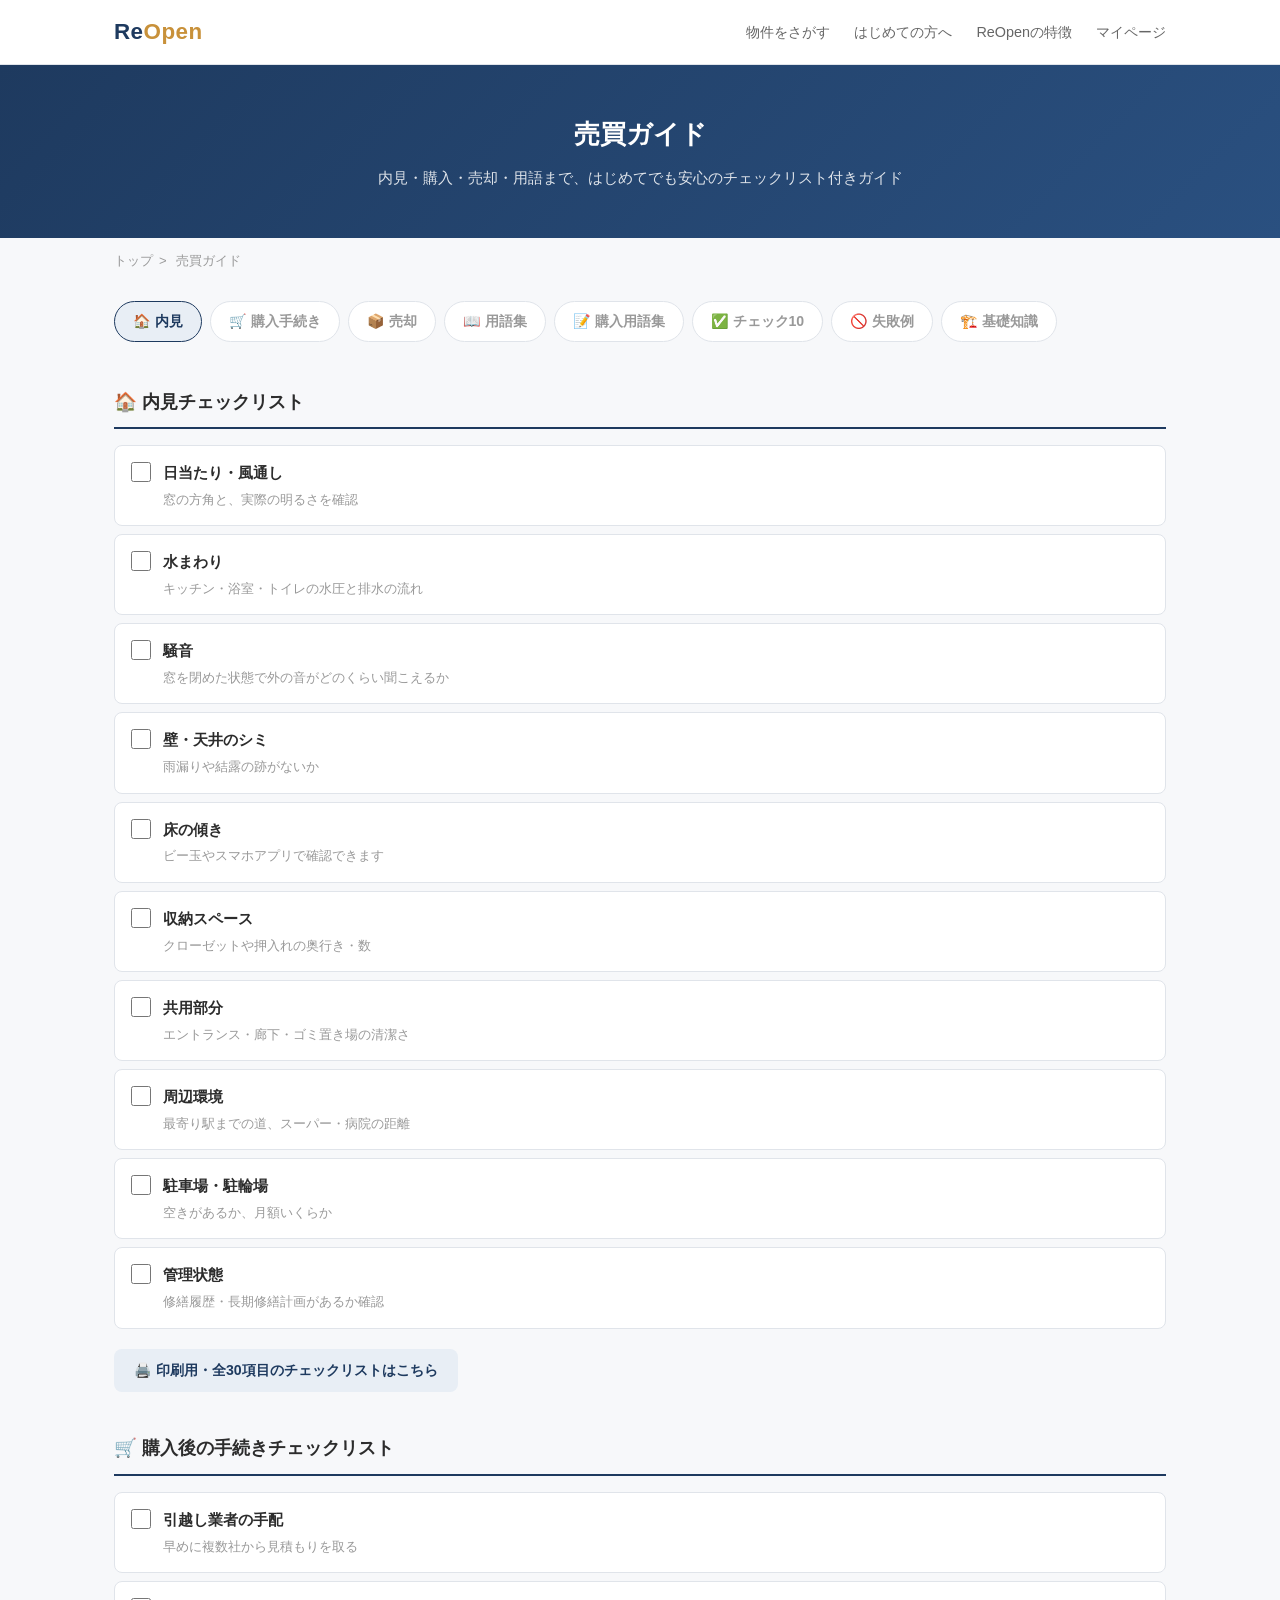
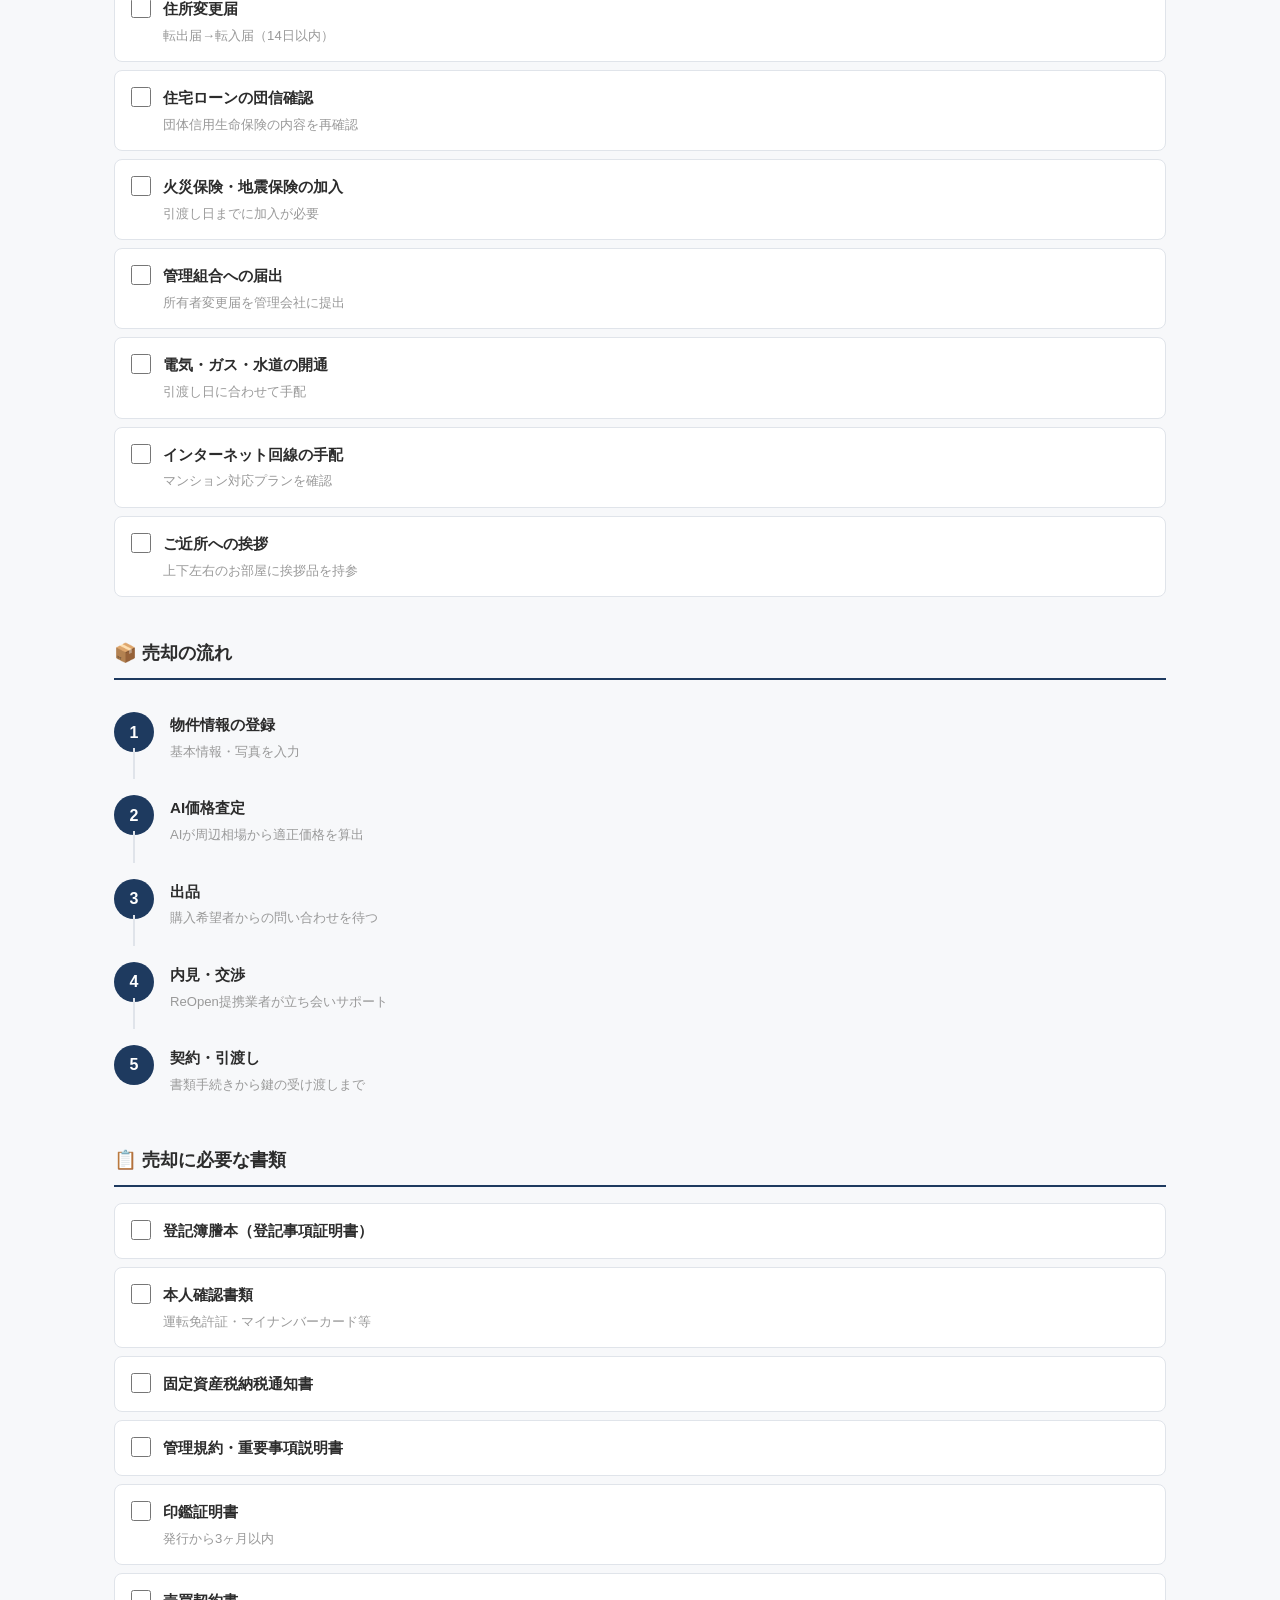
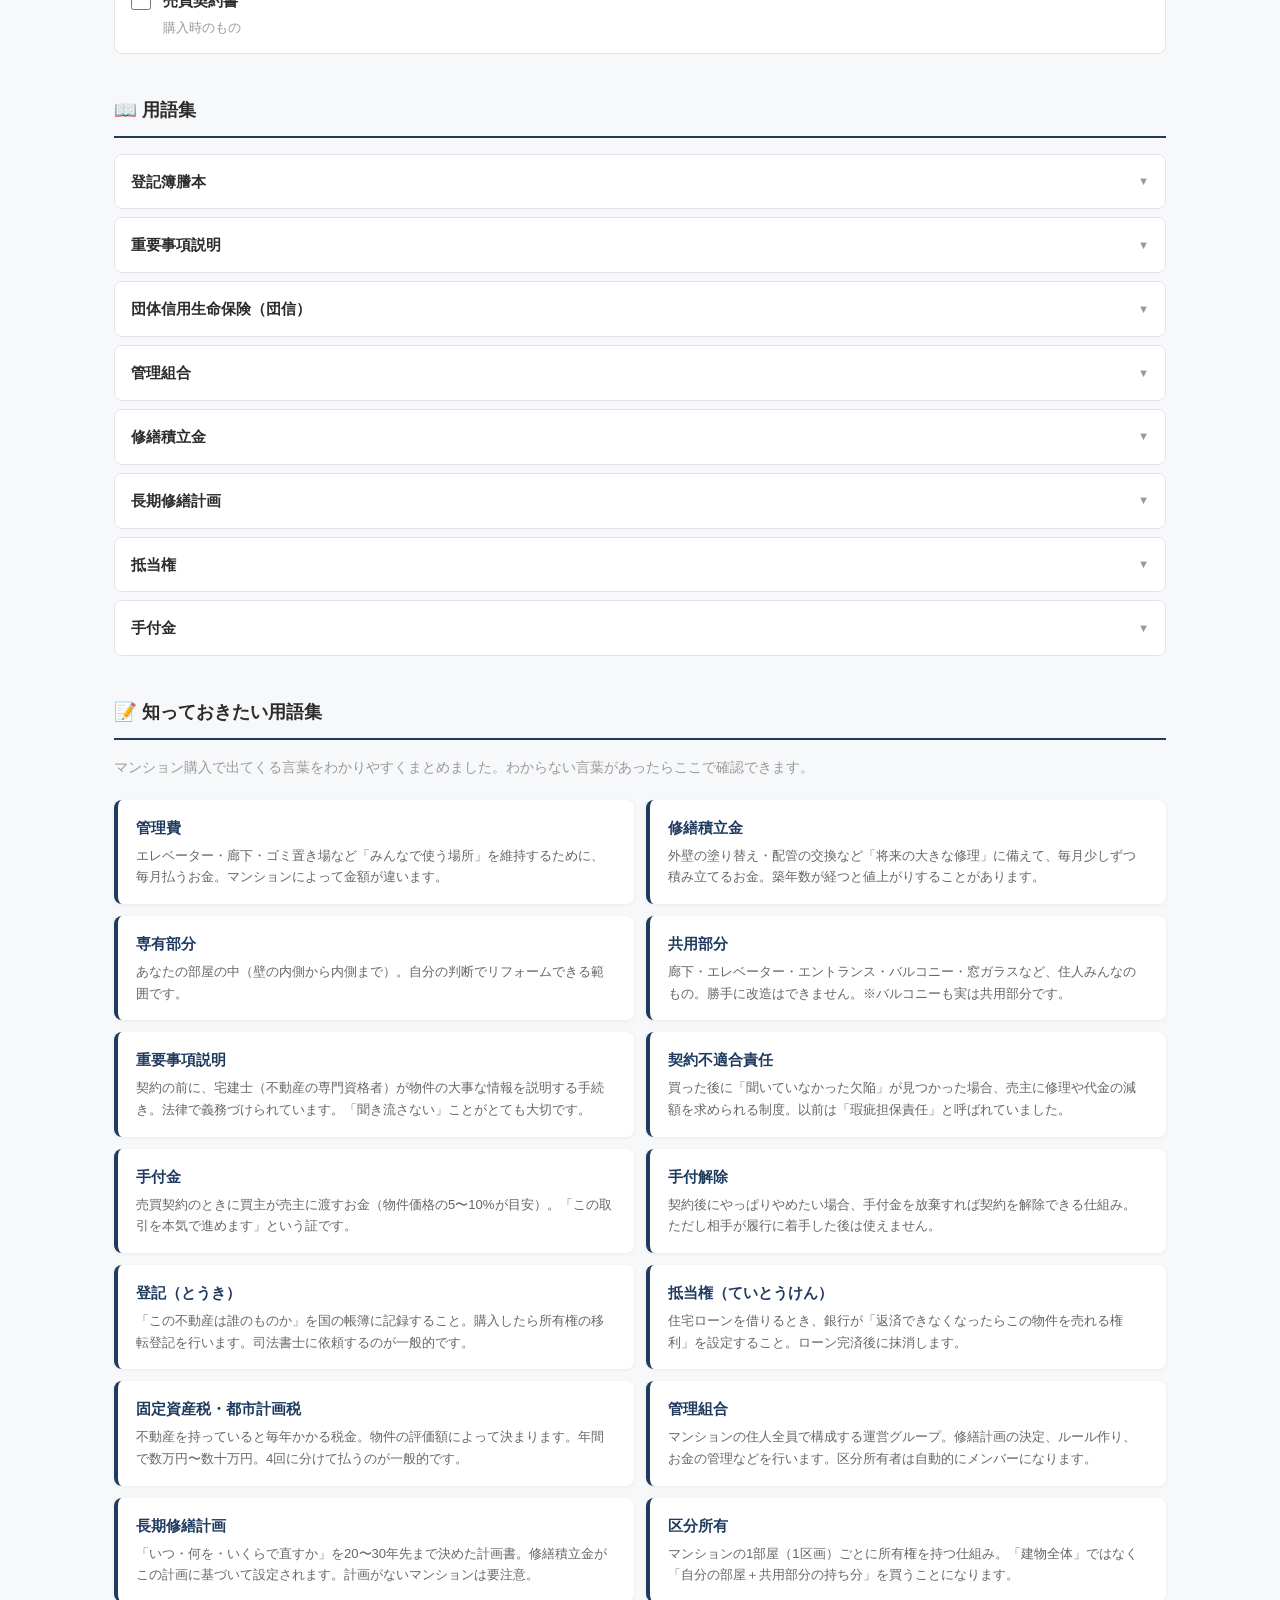
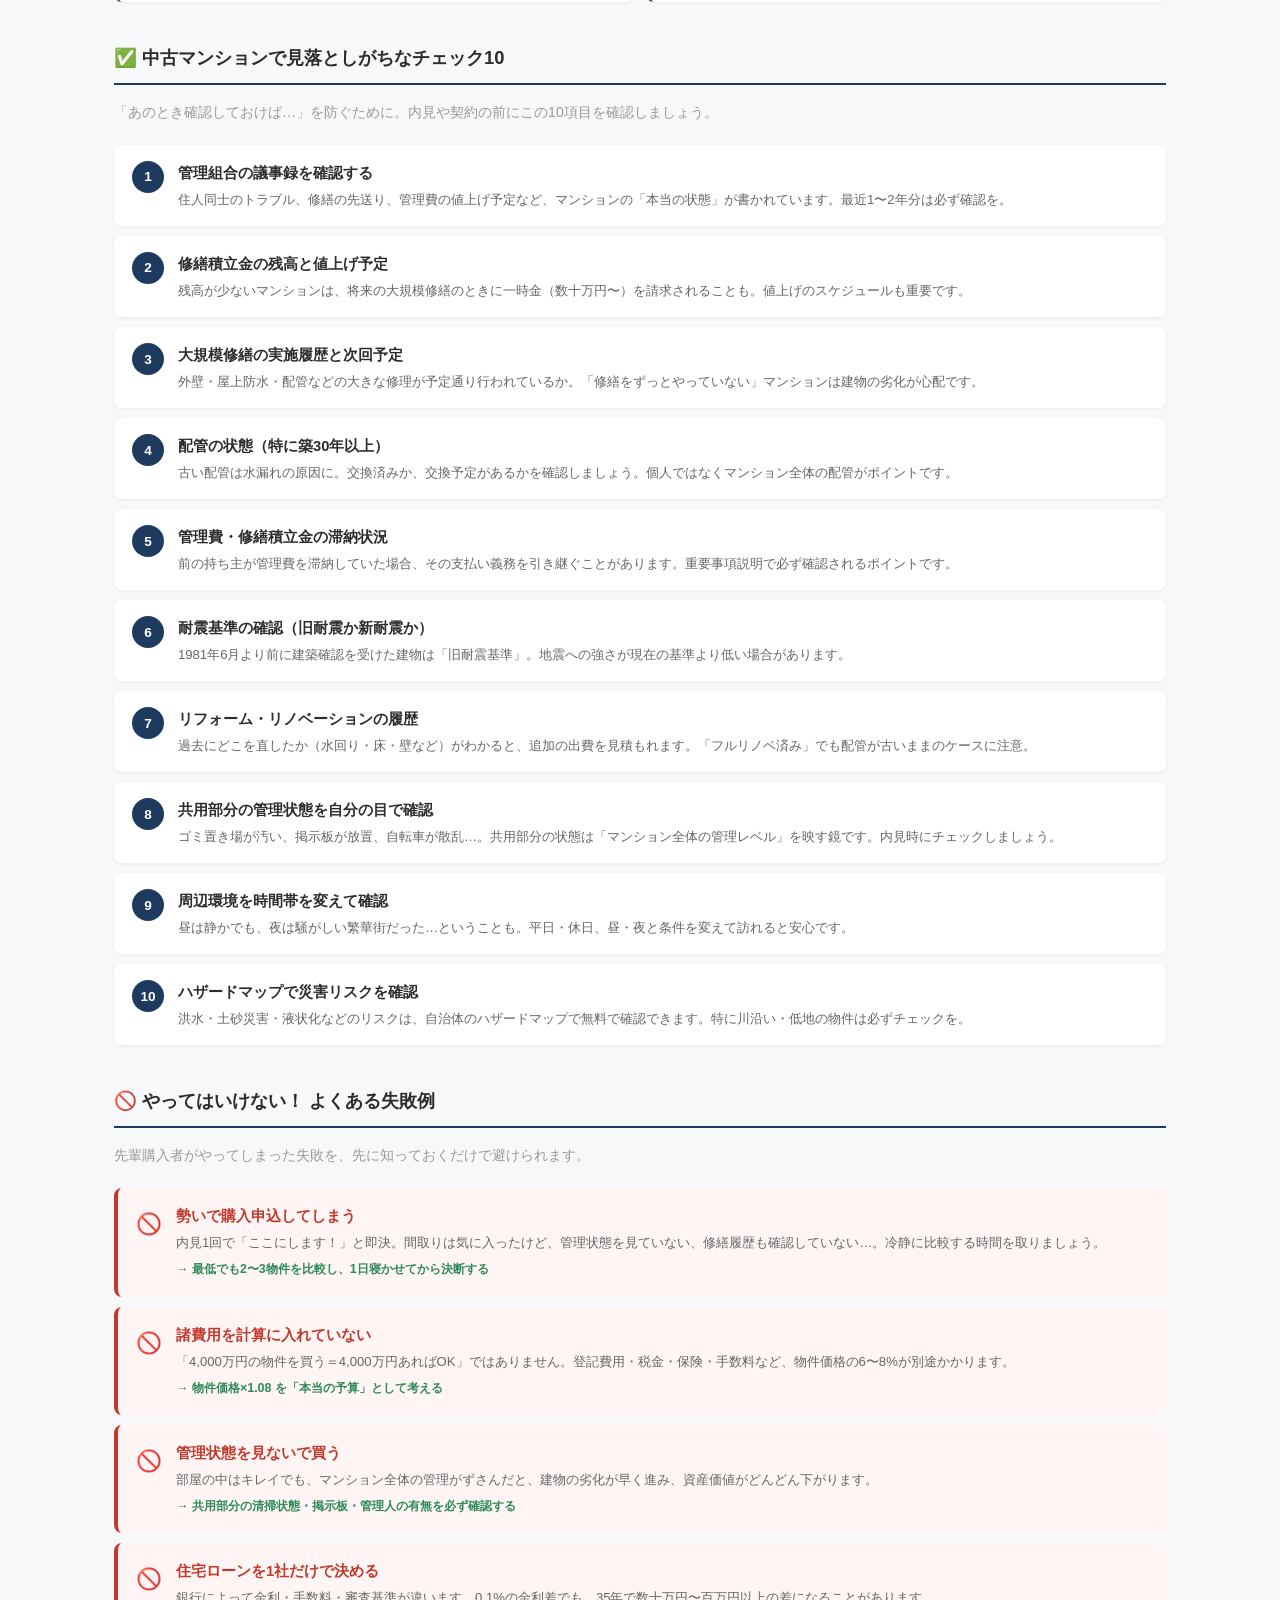
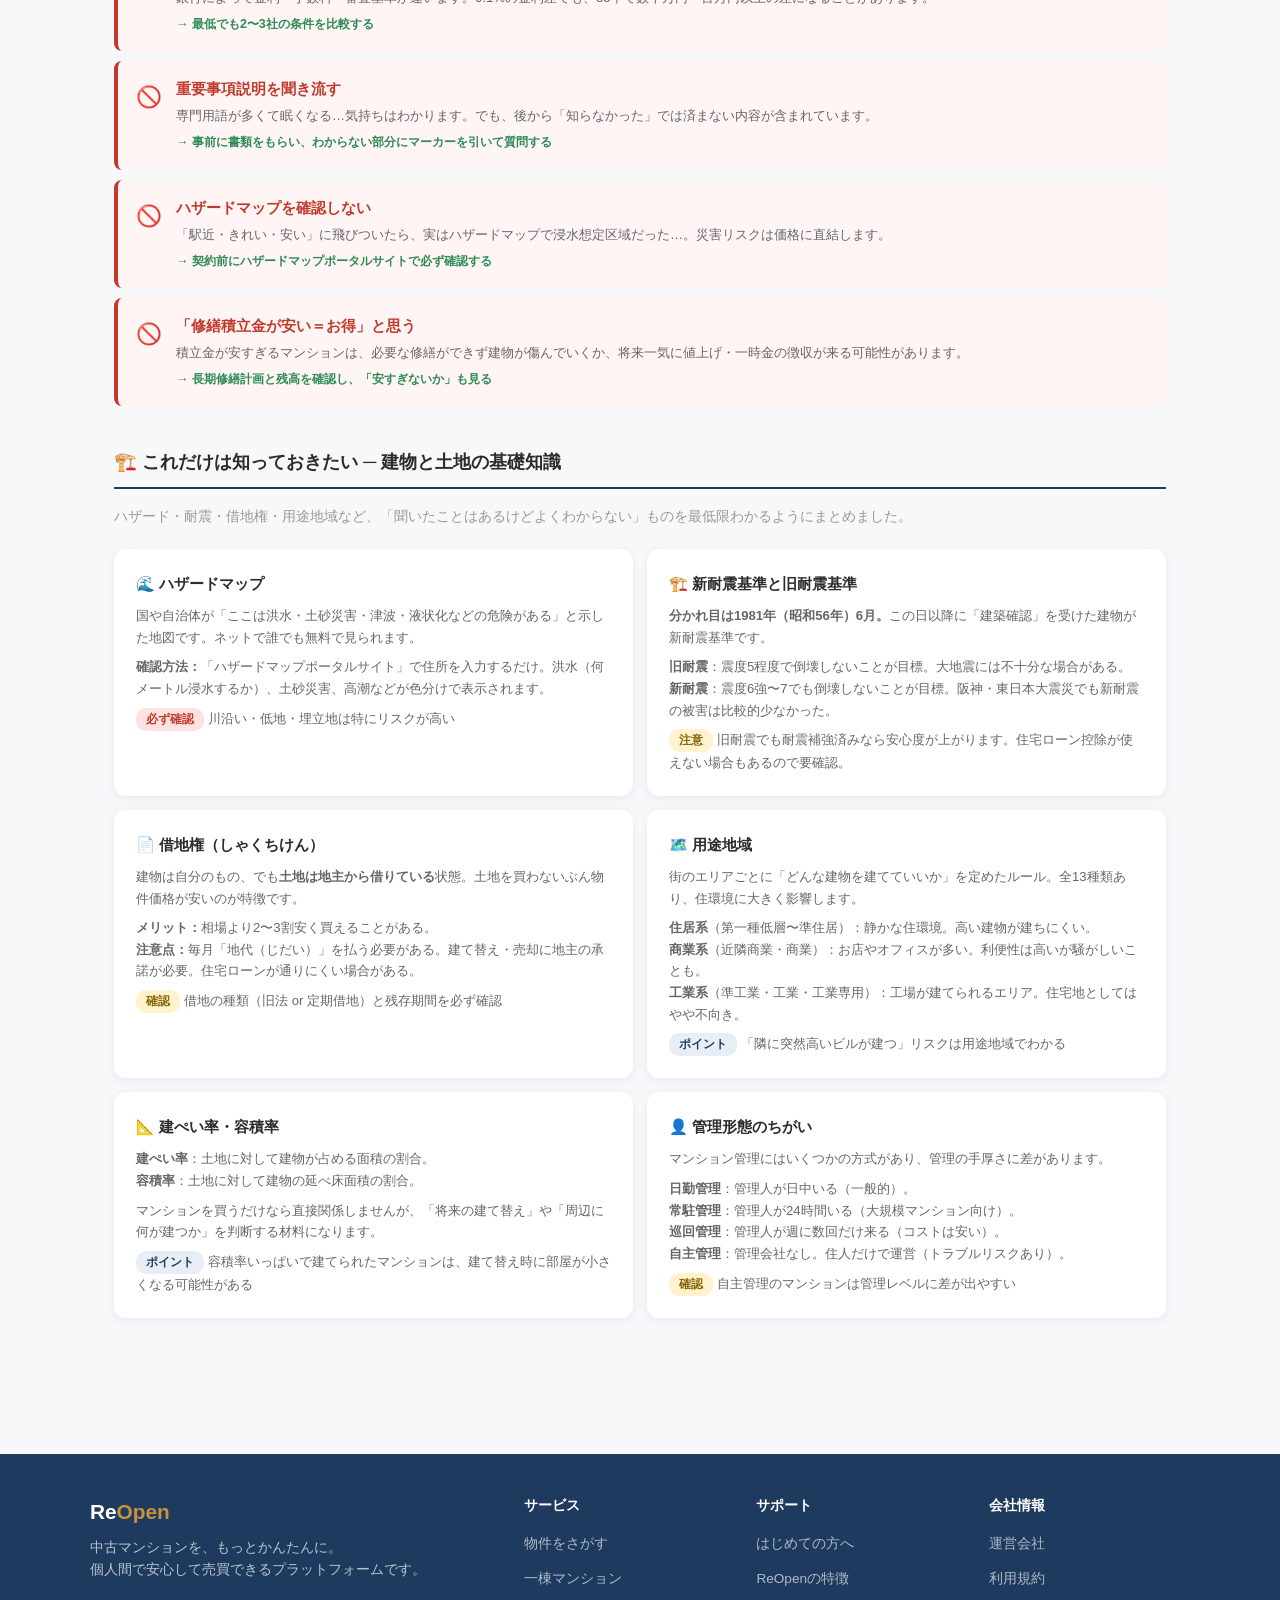
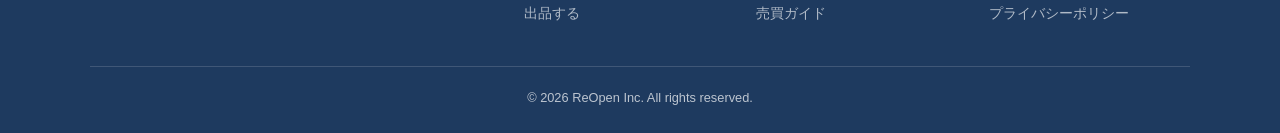
<file: guide.html>
<!DOCTYPE html>
<html lang="ja">
<head>
  <meta charset="UTF-8">
  <meta name="viewport" content="width=device-width, initial-scale=1.0">
  <title>ガイド｜ReOpen</title>
  <link rel="stylesheet" href="common.css">
  <style>
    .guide-hero {
      background: linear-gradient(135deg, var(--primary), #2a5080);
      color: var(--white);
      padding: 48px 24px;
      text-align: center;
    }
    .guide-hero h1 {
      font-size: 1.6rem;
      margin-bottom: 8px;
    }
    .guide-hero p {
      font-size: 0.95rem;
      opacity: 0.85;
    }

    .guide-nav {
      display: flex;
      gap: 8px;
      flex-wrap: wrap;
      margin-bottom: 28px;
      position: sticky;
      top: 0;
      z-index: 10;
      background: var(--bg);
      padding: 16px 0;
    }
    .guide-nav-btn {
      padding: 10px 18px;
      border: 1.5px solid var(--border);
      border-radius: 24px;
      background: var(--white);
      font-size: 0.88rem;
      font-weight: 600;
      color: var(--text-muted);
      cursor: pointer;
      transition: all 0.25s;
      font-family: inherit;
    }
    .guide-nav-btn:hover,
    .guide-nav-btn.active {
      color: var(--primary);
      border-color: var(--primary);
      background: var(--primary-pale);
    }
    .guide-section {
      margin-bottom: 40px;
      scroll-margin-top: 70px;
    }
    .guide-section-title {
      font-size: 1.15rem;
      font-weight: 700;
      color: var(--text);
      margin-bottom: 16px;
      padding-bottom: 10px;
      border-bottom: 2px solid var(--primary);
      display: flex;
      align-items: center;
      gap: 8px;
    }
    .guide-checklist {
      list-style: none;
      padding: 0;
      margin: 0 0 20px;
    }
    .guide-checklist li {
      display: flex;
      align-items: flex-start;
      gap: 12px;
      padding: 14px 16px;
      border: 1px solid var(--border);
      border-radius: var(--radius-sm);
      margin-bottom: 8px;
      background: var(--white);
      transition: background 0.2s;
      cursor: pointer;
    }
    .guide-checklist li:hover {
      background: var(--primary-pale);
    }
    .guide-checklist li.checked {
      background: #f0fdf4;
      border-color: #86efac;
    }
    .guide-checklist input[type="checkbox"] {
      width: 20px;
      height: 20px;
      margin-top: 2px;
      flex-shrink: 0;
      accent-color: var(--primary);
      cursor: pointer;
    }
    .guide-check-label {
      flex: 1;
    }
    .guide-check-title {
      font-weight: 600;
      font-size: 0.95rem;
      color: var(--text);
    }
    .guide-check-desc {
      font-size: 0.82rem;
      color: var(--text-muted);
      margin-top: 3px;
    }
    .guide-print-link {
      display: inline-flex;
      align-items: center;
      gap: 6px;
      padding: 10px 20px;
      background: var(--primary-pale);
      color: var(--primary);
      border-radius: var(--radius-sm);
      font-size: 0.88rem;
      font-weight: 600;
      text-decoration: none;
      transition: background 0.2s;
    }
    .guide-print-link:hover {
      background: #dbeafe;
    }
    .guide-steps {
      display: flex;
      flex-direction: column;
      gap: 0;
      margin-bottom: 24px;
    }
    .guide-step {
      display: flex;
      align-items: flex-start;
      gap: 16px;
      padding: 16px 0;
      position: relative;
    }
    .guide-step:not(:last-child)::after {
      content: '';
      position: absolute;
      left: 19px;
      top: 52px;
      bottom: 0;
      width: 2px;
      background: var(--border);
    }
    .guide-step-num {
      width: 40px;
      height: 40px;
      border-radius: 50%;
      background: var(--primary);
      color: var(--white);
      display: flex;
      align-items: center;
      justify-content: center;
      font-weight: 700;
      font-size: 1rem;
      flex-shrink: 0;
    }
    .guide-step-body {
      flex: 1;
    }
    .guide-step-title {
      font-weight: 600;
      font-size: 0.95rem;
      color: var(--text);
    }
    .guide-step-desc {
      font-size: 0.82rem;
      color: var(--text-muted);
      margin-top: 3px;
    }
    .guide-glossary {
      list-style: none;
      padding: 0;
      margin: 0;
    }
    .guide-glossary-item {
      border: 1px solid var(--border);
      border-radius: var(--radius-sm);
      margin-bottom: 8px;
      overflow: hidden;
    }
    .guide-glossary-q {
      display: flex;
      align-items: center;
      justify-content: space-between;
      padding: 14px 16px;
      font-weight: 600;
      font-size: 0.95rem;
      color: var(--text);
      cursor: pointer;
      background: var(--white);
      transition: background 0.2s;
    }
    .guide-glossary-q:hover {
      background: var(--primary-pale);
    }
    .guide-glossary-q::after {
      content: '\25BC';
      font-size: 0.7rem;
      color: var(--text-muted);
      transition: transform 0.25s;
    }
    .guide-glossary-item.open .guide-glossary-q::after {
      transform: rotate(180deg);
    }
    .guide-glossary-a {
      display: none;
      padding: 0 16px 14px;
      font-size: 0.88rem;
      color: var(--text-muted);
      line-height: 1.7;
    }
    .guide-glossary-item.open .guide-glossary-a {
      display: block;
    }

    /* ===== 用語集 (gd-glossary) ===== */
    .gd-list {
      display: grid;
      grid-template-columns: repeat(2, 1fr);
      gap: 12px;
    }
    .gd-item {
      background: var(--white);
      border-radius: var(--radius-sm);
      border-left: 4px solid var(--primary);
      padding: 16px 18px;
      box-shadow: 0 1px 4px rgba(0,0,0,.06);
    }
    .gd-term {
      font-size: 0.92rem;
      font-weight: 700;
      color: var(--primary);
      margin-bottom: 4px;
    }
    .gd-def {
      font-size: 0.82rem;
      color: var(--text-light);
      line-height: 1.65;
    }

    /* ===== チェック10 (gd-check) ===== */
    .gd-check-list {
      counter-reset: gd-check;
      display: flex;
      flex-direction: column;
      gap: 10px;
    }
    .gd-check-item {
      counter-increment: gd-check;
      display: flex;
      align-items: flex-start;
      gap: 14px;
      background: var(--white);
      border-radius: var(--radius-sm);
      padding: 16px 18px;
      box-shadow: 0 1px 4px rgba(0,0,0,.06);
    }
    .gd-check-num {
      width: 32px;
      height: 32px;
      border-radius: 50%;
      background: var(--primary);
      color: var(--white);
      display: flex;
      align-items: center;
      justify-content: center;
      font-size: 0.85rem;
      font-weight: 700;
      flex-shrink: 0;
    }
    .gd-check-body { flex: 1; }
    .gd-check-title {
      font-size: 0.92rem;
      font-weight: 700;
      margin-bottom: 3px;
    }
    .gd-check-desc {
      font-size: 0.82rem;
      color: var(--text-light);
      line-height: 1.6;
    }

    /* ===== やってはいけない例 (gd-ng) ===== */
    .gd-ng-list {
      display: flex;
      flex-direction: column;
      gap: 10px;
    }
    .gd-ng-card {
      display: flex;
      align-items: flex-start;
      gap: 14px;
      background: #fff5f5;
      border-radius: var(--radius-sm);
      border-left: 4px solid var(--danger);
      padding: 16px 18px;
    }
    .gd-ng-icon {
      font-size: 1.3rem;
      flex-shrink: 0;
      margin-top: 2px;
    }
    .gd-ng-body { flex: 1; }
    .gd-ng-title {
      font-size: 0.92rem;
      font-weight: 700;
      color: var(--danger);
      margin-bottom: 3px;
    }
    .gd-ng-desc {
      font-size: 0.82rem;
      color: var(--text-light);
      line-height: 1.6;
    }
    .gd-ng-tip {
      font-size: 0.78rem;
      color: var(--success);
      font-weight: 600;
      margin-top: 6px;
    }

    /* ===== ハザード・耐震ほか (gd-know) ===== */
    .gd-know-grid {
      display: grid;
      grid-template-columns: repeat(2, 1fr);
      gap: 14px;
    }
    .gd-know-card {
      background: var(--white);
      border-radius: var(--radius);
      box-shadow: var(--shadow);
      padding: 22px;
    }
    .gd-know-card h4 {
      font-size: 0.95rem;
      margin: 0 0 8px;
      display: flex;
      align-items: center;
      gap: 6px;
    }
    .gd-know-card p {
      font-size: 0.82rem;
      color: var(--text-light);
      line-height: 1.65;
      margin: 0 0 8px;
    }
    .gd-know-card p:last-child { margin-bottom: 0; }
    .gd-know-tag {
      display: inline-block;
      font-size: 0.72rem;
      font-weight: 600;
      padding: 2px 10px;
      border-radius: 10px;
      margin-right: 4px;
    }
    .gd-tag-danger { background: #fde2e2; color: var(--danger); }
    .gd-tag-warn  { background: #fff3cd; color: #856404; }
    .gd-tag-info  { background: var(--primary-pale); color: var(--primary); }

    @media (max-width: 768px) {
      .guide-hero { padding: 32px 16px; }
      .guide-hero h1 { font-size: 1.3rem; }
      .guide-nav { gap: 6px; padding: 10px 0; }
      .guide-nav-btn { padding: 8px 14px; font-size: 0.82rem; }
      .guide-step { gap: 12px; }
      .guide-step-num { width: 34px; height: 34px; font-size: 0.88rem; }
      .guide-step:not(:last-child)::after { left: 16px; top: 48px; }
      .gd-list { grid-template-columns: 1fr; }
      .gd-know-grid { grid-template-columns: 1fr; }
    }
  </style>
</head>
<body data-page="guide">

<!-- ========== ヘッダー ========== -->
<header class="site-header"></header>

<!-- ========== ヒーロー ========== -->
<div class="guide-hero">
  <h1>売買ガイド</h1>
  <p>内見・購入・売却・用語まで、はじめてでも安心のチェックリスト付きガイド</p>
</div>

<!-- ========== パンくず ========== -->
<div class="breadcrumb">
  <a href="index.html">トップ</a><span>></span>
  売買ガイド
</div>

<div class="container" style="padding-bottom:48px;">

  <!-- カテゴリナビ -->
  <nav class="guide-nav">
    <button class="guide-nav-btn active" data-guide="viewing">🏠 内見</button>
    <button class="guide-nav-btn" data-guide="purchase">🛒 購入手続き</button>
    <button class="guide-nav-btn" data-guide="selling">📦 売却</button>
    <button class="guide-nav-btn" data-guide="glossary">📖 用語集</button>
    <button class="guide-nav-btn" data-guide="terms">📝 購入用語集</button>
    <button class="guide-nav-btn" data-guide="check10">✅ チェック10</button>
    <button class="guide-nav-btn" data-guide="ng">🚫 失敗例</button>
    <button class="guide-nav-btn" data-guide="knowledge">🏗️ 基礎知識</button>
  </nav>

  <!-- A. 内見ガイド -->
  <section class="guide-section" id="guide-viewing">
    <div class="guide-section-title">🏠 内見チェックリスト</div>
    <ul class="guide-checklist" id="guideViewingList">
      <li onclick="this.querySelector('input').click()">
        <input type="checkbox" onclick="event.stopPropagation(); guideCheck(this)">
        <div class="guide-check-label">
          <div class="guide-check-title">日当たり・風通し</div>
          <div class="guide-check-desc">窓の方角と、実際の明るさを確認</div>
        </div>
      </li>
      <li onclick="this.querySelector('input').click()">
        <input type="checkbox" onclick="event.stopPropagation(); guideCheck(this)">
        <div class="guide-check-label">
          <div class="guide-check-title">水まわり</div>
          <div class="guide-check-desc">キッチン・浴室・トイレの水圧と排水の流れ</div>
        </div>
      </li>
      <li onclick="this.querySelector('input').click()">
        <input type="checkbox" onclick="event.stopPropagation(); guideCheck(this)">
        <div class="guide-check-label">
          <div class="guide-check-title">騒音</div>
          <div class="guide-check-desc">窓を閉めた状態で外の音がどのくらい聞こえるか</div>
        </div>
      </li>
      <li onclick="this.querySelector('input').click()">
        <input type="checkbox" onclick="event.stopPropagation(); guideCheck(this)">
        <div class="guide-check-label">
          <div class="guide-check-title">壁・天井のシミ</div>
          <div class="guide-check-desc">雨漏りや結露の跡がないか</div>
        </div>
      </li>
      <li onclick="this.querySelector('input').click()">
        <input type="checkbox" onclick="event.stopPropagation(); guideCheck(this)">
        <div class="guide-check-label">
          <div class="guide-check-title">床の傾き</div>
          <div class="guide-check-desc">ビー玉やスマホアプリで確認できます</div>
        </div>
      </li>
      <li onclick="this.querySelector('input').click()">
        <input type="checkbox" onclick="event.stopPropagation(); guideCheck(this)">
        <div class="guide-check-label">
          <div class="guide-check-title">収納スペース</div>
          <div class="guide-check-desc">クローゼットや押入れの奥行き・数</div>
        </div>
      </li>
      <li onclick="this.querySelector('input').click()">
        <input type="checkbox" onclick="event.stopPropagation(); guideCheck(this)">
        <div class="guide-check-label">
          <div class="guide-check-title">共用部分</div>
          <div class="guide-check-desc">エントランス・廊下・ゴミ置き場の清潔さ</div>
        </div>
      </li>
      <li onclick="this.querySelector('input').click()">
        <input type="checkbox" onclick="event.stopPropagation(); guideCheck(this)">
        <div class="guide-check-label">
          <div class="guide-check-title">周辺環境</div>
          <div class="guide-check-desc">最寄り駅までの道、スーパー・病院の距離</div>
        </div>
      </li>
      <li onclick="this.querySelector('input').click()">
        <input type="checkbox" onclick="event.stopPropagation(); guideCheck(this)">
        <div class="guide-check-label">
          <div class="guide-check-title">駐車場・駐輪場</div>
          <div class="guide-check-desc">空きがあるか、月額いくらか</div>
        </div>
      </li>
      <li onclick="this.querySelector('input').click()">
        <input type="checkbox" onclick="event.stopPropagation(); guideCheck(this)">
        <div class="guide-check-label">
          <div class="guide-check-title">管理状態</div>
          <div class="guide-check-desc">修繕履歴・長期修繕計画があるか確認</div>
        </div>
      </li>
    </ul>
    <a href="#" class="guide-print-link">🖨️ 印刷用・全30項目のチェックリストはこちら</a>
  </section>

  <!-- B. 購入手続きガイド -->
  <section class="guide-section" id="guide-purchase">
    <div class="guide-section-title">🛒 購入後の手続きチェックリスト</div>
    <ul class="guide-checklist" id="guidePurchaseList">
      <li onclick="this.querySelector('input').click()">
        <input type="checkbox" onclick="event.stopPropagation(); guideCheck(this)">
        <div class="guide-check-label">
          <div class="guide-check-title">引越し業者の手配</div>
          <div class="guide-check-desc">早めに複数社から見積もりを取る</div>
        </div>
      </li>
      <li onclick="this.querySelector('input').click()">
        <input type="checkbox" onclick="event.stopPropagation(); guideCheck(this)">
        <div class="guide-check-label">
          <div class="guide-check-title">住所変更届</div>
          <div class="guide-check-desc">転出届→転入届（14日以内）</div>
        </div>
      </li>
      <li onclick="this.querySelector('input').click()">
        <input type="checkbox" onclick="event.stopPropagation(); guideCheck(this)">
        <div class="guide-check-label">
          <div class="guide-check-title">住宅ローンの団信確認</div>
          <div class="guide-check-desc">団体信用生命保険の内容を再確認</div>
        </div>
      </li>
      <li onclick="this.querySelector('input').click()">
        <input type="checkbox" onclick="event.stopPropagation(); guideCheck(this)">
        <div class="guide-check-label">
          <div class="guide-check-title">火災保険・地震保険の加入</div>
          <div class="guide-check-desc">引渡し日までに加入が必要</div>
        </div>
      </li>
      <li onclick="this.querySelector('input').click()">
        <input type="checkbox" onclick="event.stopPropagation(); guideCheck(this)">
        <div class="guide-check-label">
          <div class="guide-check-title">管理組合への届出</div>
          <div class="guide-check-desc">所有者変更届を管理会社に提出</div>
        </div>
      </li>
      <li onclick="this.querySelector('input').click()">
        <input type="checkbox" onclick="event.stopPropagation(); guideCheck(this)">
        <div class="guide-check-label">
          <div class="guide-check-title">電気・ガス・水道の開通</div>
          <div class="guide-check-desc">引渡し日に合わせて手配</div>
        </div>
      </li>
      <li onclick="this.querySelector('input').click()">
        <input type="checkbox" onclick="event.stopPropagation(); guideCheck(this)">
        <div class="guide-check-label">
          <div class="guide-check-title">インターネット回線の手配</div>
          <div class="guide-check-desc">マンション対応プランを確認</div>
        </div>
      </li>
      <li onclick="this.querySelector('input').click()">
        <input type="checkbox" onclick="event.stopPropagation(); guideCheck(this)">
        <div class="guide-check-label">
          <div class="guide-check-title">ご近所への挨拶</div>
          <div class="guide-check-desc">上下左右のお部屋に挨拶品を持参</div>
        </div>
      </li>
    </ul>
  </section>

  <!-- C. 売却ガイド -->
  <section class="guide-section" id="guide-selling">
    <div class="guide-section-title">📦 売却の流れ</div>

    <div class="guide-steps">
      <div class="guide-step">
        <div class="guide-step-num">1</div>
        <div class="guide-step-body">
          <div class="guide-step-title">物件情報の登録</div>
          <div class="guide-step-desc">基本情報・写真を入力</div>
        </div>
      </div>
      <div class="guide-step">
        <div class="guide-step-num">2</div>
        <div class="guide-step-body">
          <div class="guide-step-title">AI価格査定</div>
          <div class="guide-step-desc">AIが周辺相場から適正価格を算出</div>
        </div>
      </div>
      <div class="guide-step">
        <div class="guide-step-num">3</div>
        <div class="guide-step-body">
          <div class="guide-step-title">出品</div>
          <div class="guide-step-desc">購入希望者からの問い合わせを待つ</div>
        </div>
      </div>
      <div class="guide-step">
        <div class="guide-step-num">4</div>
        <div class="guide-step-body">
          <div class="guide-step-title">内見・交渉</div>
          <div class="guide-step-desc">ReOpen提携業者が立ち会いサポート</div>
        </div>
      </div>
      <div class="guide-step">
        <div class="guide-step-num">5</div>
        <div class="guide-step-body">
          <div class="guide-step-title">契約・引渡し</div>
          <div class="guide-step-desc">書類手続きから鍵の受け渡しまで</div>
        </div>
      </div>
    </div>

    <div class="guide-section-title" style="margin-top:32px;">📋 売却に必要な書類</div>
    <ul class="guide-checklist" id="guideSellingDocs">
      <li onclick="this.querySelector('input').click()">
        <input type="checkbox" onclick="event.stopPropagation(); guideCheck(this)">
        <div class="guide-check-label">
          <div class="guide-check-title">登記簿謄本（登記事項証明書）</div>
        </div>
      </li>
      <li onclick="this.querySelector('input').click()">
        <input type="checkbox" onclick="event.stopPropagation(); guideCheck(this)">
        <div class="guide-check-label">
          <div class="guide-check-title">本人確認書類</div>
          <div class="guide-check-desc">運転免許証・マイナンバーカード等</div>
        </div>
      </li>
      <li onclick="this.querySelector('input').click()">
        <input type="checkbox" onclick="event.stopPropagation(); guideCheck(this)">
        <div class="guide-check-label">
          <div class="guide-check-title">固定資産税納税通知書</div>
        </div>
      </li>
      <li onclick="this.querySelector('input').click()">
        <input type="checkbox" onclick="event.stopPropagation(); guideCheck(this)">
        <div class="guide-check-label">
          <div class="guide-check-title">管理規約・重要事項説明書</div>
        </div>
      </li>
      <li onclick="this.querySelector('input').click()">
        <input type="checkbox" onclick="event.stopPropagation(); guideCheck(this)">
        <div class="guide-check-label">
          <div class="guide-check-title">印鑑証明書</div>
          <div class="guide-check-desc">発行から3ヶ月以内</div>
        </div>
      </li>
      <li onclick="this.querySelector('input').click()">
        <input type="checkbox" onclick="event.stopPropagation(); guideCheck(this)">
        <div class="guide-check-label">
          <div class="guide-check-title">売買契約書</div>
          <div class="guide-check-desc">購入時のもの</div>
        </div>
      </li>
    </ul>
  </section>

  <!-- D. 用語集 -->
  <section class="guide-section" id="guide-glossary">
    <div class="guide-section-title">📖 用語集</div>
    <ul class="guide-glossary">
      <li class="guide-glossary-item">
        <div class="guide-glossary-q" onclick="toggleGlossary(this)">登記簿謄本</div>
        <div class="guide-glossary-a">不動産の所有者や権利関係が記載された公的書類です。法務局で取得できます。</div>
      </li>
      <li class="guide-glossary-item">
        <div class="guide-glossary-q" onclick="toggleGlossary(this)">重要事項説明</div>
        <div class="guide-glossary-a">契約前に宅建士が物件の重要な情報を説明することです。法律で義務付けられています。</div>
      </li>
      <li class="guide-glossary-item">
        <div class="guide-glossary-q" onclick="toggleGlossary(this)">団体信用生命保険（団信）</div>
        <div class="guide-glossary-a">住宅ローン返済中に万が一のことがあった場合、残りのローンが保険で支払われる仕組みです。</div>
      </li>
      <li class="guide-glossary-item">
        <div class="guide-glossary-q" onclick="toggleGlossary(this)">管理組合</div>
        <div class="guide-glossary-a">マンションの共用部分（エントランス・廊下・エレベーターなど）を管理するための住民組織です。</div>
      </li>
      <li class="guide-glossary-item">
        <div class="guide-glossary-q" onclick="toggleGlossary(this)">修繕積立金</div>
        <div class="guide-glossary-a">建物の将来の修繕（外壁塗装・配管交換など）に備えて、毎月積み立てるお金です。</div>
      </li>
      <li class="guide-glossary-item">
        <div class="guide-glossary-q" onclick="toggleGlossary(this)">長期修繕計画</div>
        <div class="guide-glossary-a">マンションの今後20〜30年の修繕スケジュールと費用の計画です。管理組合が作成します。</div>
      </li>
      <li class="guide-glossary-item">
        <div class="guide-glossary-q" onclick="toggleGlossary(this)">抵当権</div>
        <div class="guide-glossary-a">住宅ローン返済の担保として、不動産に設定される権利です。ローン完済後に抹消手続きが必要です。</div>
      </li>
      <li class="guide-glossary-item">
        <div class="guide-glossary-q" onclick="toggleGlossary(this)">手付金</div>
        <div class="guide-glossary-a">契約時に買主が売主に支払う保証金です。通常は売買価格の5〜10%が目安です。</div>
      </li>
    </ul>
  </section>

  <!-- E. 購入用語集 -->
  <section class="guide-section" id="guide-terms">
    <div class="guide-section-title">📝 知っておきたい用語集</div>
    <p style="font-size:0.88rem;color:var(--text-muted);margin-bottom:20px;">マンション購入で出てくる言葉をわかりやすくまとめました。わからない言葉があったらここで確認できます。</p>
    <div class="gd-list">
      <div class="gd-item">
        <div class="gd-term">管理費</div>
        <div class="gd-def">エレベーター・廊下・ゴミ置き場など「みんなで使う場所」を維持するために、毎月払うお金。マンションによって金額が違います。</div>
      </div>
      <div class="gd-item">
        <div class="gd-term">修繕積立金</div>
        <div class="gd-def">外壁の塗り替え・配管の交換など「将来の大きな修理」に備えて、毎月少しずつ積み立てるお金。築年数が経つと値上がりすることがあります。</div>
      </div>
      <div class="gd-item">
        <div class="gd-term">専有部分</div>
        <div class="gd-def">あなたの部屋の中（壁の内側から内側まで）。自分の判断でリフォームできる範囲です。</div>
      </div>
      <div class="gd-item">
        <div class="gd-term">共用部分</div>
        <div class="gd-def">廊下・エレベーター・エントランス・バルコニー・窓ガラスなど、住人みんなのもの。勝手に改造はできません。※バルコニーも実は共用部分です。</div>
      </div>
      <div class="gd-item">
        <div class="gd-term">重要事項説明</div>
        <div class="gd-def">契約の前に、宅建士（不動産の専門資格者）が物件の大事な情報を説明する手続き。法律で義務づけられています。「聞き流さない」ことがとても大切です。</div>
      </div>
      <div class="gd-item">
        <div class="gd-term">契約不適合責任</div>
        <div class="gd-def">買った後に「聞いていなかった欠陥」が見つかった場合、売主に修理や代金の減額を求められる制度。以前は「瑕疵担保責任」と呼ばれていました。</div>
      </div>
      <div class="gd-item">
        <div class="gd-term">手付金</div>
        <div class="gd-def">売買契約のときに買主が売主に渡すお金（物件価格の5〜10%が目安）。「この取引を本気で進めます」という証です。</div>
      </div>
      <div class="gd-item">
        <div class="gd-term">手付解除</div>
        <div class="gd-def">契約後にやっぱりやめたい場合、手付金を放棄すれば契約を解除できる仕組み。ただし相手が履行に着手した後は使えません。</div>
      </div>
      <div class="gd-item">
        <div class="gd-term">登記（とうき）</div>
        <div class="gd-def">「この不動産は誰のものか」を国の帳簿に記録すること。購入したら所有権の移転登記を行います。司法書士に依頼するのが一般的です。</div>
      </div>
      <div class="gd-item">
        <div class="gd-term">抵当権（ていとうけん）</div>
        <div class="gd-def">住宅ローンを借りるとき、銀行が「返済できなくなったらこの物件を売れる権利」を設定すること。ローン完済後に抹消します。</div>
      </div>
      <div class="gd-item">
        <div class="gd-term">固定資産税・都市計画税</div>
        <div class="gd-def">不動産を持っていると毎年かかる税金。物件の評価額によって決まります。年間で数万円〜数十万円。4回に分けて払うのが一般的です。</div>
      </div>
      <div class="gd-item">
        <div class="gd-term">管理組合</div>
        <div class="gd-def">マンションの住人全員で構成する運営グループ。修繕計画の決定、ルール作り、お金の管理などを行います。区分所有者は自動的にメンバーになります。</div>
      </div>
      <div class="gd-item">
        <div class="gd-term">長期修繕計画</div>
        <div class="gd-def">「いつ・何を・いくらで直すか」を20〜30年先まで決めた計画書。修繕積立金がこの計画に基づいて設定されます。計画がないマンションは要注意。</div>
      </div>
      <div class="gd-item">
        <div class="gd-term">区分所有</div>
        <div class="gd-def">マンションの1部屋（1区画）ごとに所有権を持つ仕組み。「建物全体」ではなく「自分の部屋＋共用部分の持ち分」を買うことになります。</div>
      </div>
    </div>
  </section>

  <!-- F. チェック10 -->
  <section class="guide-section" id="guide-check10">
    <div class="guide-section-title">✅ 中古マンションで見落としがちなチェック10</div>
    <p style="font-size:0.88rem;color:var(--text-muted);margin-bottom:20px;">「あのとき確認しておけば…」を防ぐために。内見や契約の前にこの10項目を確認しましょう。</p>
    <div class="gd-check-list">
      <div class="gd-check-item">
        <div class="gd-check-num">1</div>
        <div class="gd-check-body">
          <div class="gd-check-title">管理組合の議事録を確認する</div>
          <div class="gd-check-desc">住人同士のトラブル、修繕の先送り、管理費の値上げ予定など、マンションの「本当の状態」が書かれています。最近1〜2年分は必ず確認を。</div>
        </div>
      </div>
      <div class="gd-check-item">
        <div class="gd-check-num">2</div>
        <div class="gd-check-body">
          <div class="gd-check-title">修繕積立金の残高と値上げ予定</div>
          <div class="gd-check-desc">残高が少ないマンションは、将来の大規模修繕のときに一時金（数十万円〜）を請求されることも。値上げのスケジュールも重要です。</div>
        </div>
      </div>
      <div class="gd-check-item">
        <div class="gd-check-num">3</div>
        <div class="gd-check-body">
          <div class="gd-check-title">大規模修繕の実施履歴と次回予定</div>
          <div class="gd-check-desc">外壁・屋上防水・配管などの大きな修理が予定通り行われているか。「修繕をずっとやっていない」マンションは建物の劣化が心配です。</div>
        </div>
      </div>
      <div class="gd-check-item">
        <div class="gd-check-num">4</div>
        <div class="gd-check-body">
          <div class="gd-check-title">配管の状態（特に築30年以上）</div>
          <div class="gd-check-desc">古い配管は水漏れの原因に。交換済みか、交換予定があるかを確認しましょう。個人ではなくマンション全体の配管がポイントです。</div>
        </div>
      </div>
      <div class="gd-check-item">
        <div class="gd-check-num">5</div>
        <div class="gd-check-body">
          <div class="gd-check-title">管理費・修繕積立金の滞納状況</div>
          <div class="gd-check-desc">前の持ち主が管理費を滞納していた場合、その支払い義務を引き継ぐことがあります。重要事項説明で必ず確認されるポイントです。</div>
        </div>
      </div>
      <div class="gd-check-item">
        <div class="gd-check-num">6</div>
        <div class="gd-check-body">
          <div class="gd-check-title">耐震基準の確認（旧耐震か新耐震か）</div>
          <div class="gd-check-desc">1981年6月より前に建築確認を受けた建物は「旧耐震基準」。地震への強さが現在の基準より低い場合があります。</div>
        </div>
      </div>
      <div class="gd-check-item">
        <div class="gd-check-num">7</div>
        <div class="gd-check-body">
          <div class="gd-check-title">リフォーム・リノベーションの履歴</div>
          <div class="gd-check-desc">過去にどこを直したか（水回り・床・壁など）がわかると、追加の出費を見積もれます。「フルリノベ済み」でも配管が古いままのケースに注意。</div>
        </div>
      </div>
      <div class="gd-check-item">
        <div class="gd-check-num">8</div>
        <div class="gd-check-body">
          <div class="gd-check-title">共用部分の管理状態を自分の目で確認</div>
          <div class="gd-check-desc">ゴミ置き場が汚い、掲示板が放置、自転車が散乱…。共用部分の状態は「マンション全体の管理レベル」を映す鏡です。内見時にチェックしましょう。</div>
        </div>
      </div>
      <div class="gd-check-item">
        <div class="gd-check-num">9</div>
        <div class="gd-check-body">
          <div class="gd-check-title">周辺環境を時間帯を変えて確認</div>
          <div class="gd-check-desc">昼は静かでも、夜は騒がしい繁華街だった…ということも。平日・休日、昼・夜と条件を変えて訪れると安心です。</div>
        </div>
      </div>
      <div class="gd-check-item">
        <div class="gd-check-num">10</div>
        <div class="gd-check-body">
          <div class="gd-check-title">ハザードマップで災害リスクを確認</div>
          <div class="gd-check-desc">洪水・土砂災害・液状化などのリスクは、自治体のハザードマップで無料で確認できます。特に川沿い・低地の物件は必ずチェックを。</div>
        </div>
      </div>
    </div>
  </section>

  <!-- G. やってはいけない例 -->
  <section class="guide-section" id="guide-ng">
    <div class="guide-section-title">🚫 やってはいけない！ よくある失敗例</div>
    <p style="font-size:0.88rem;color:var(--text-muted);margin-bottom:20px;">先輩購入者がやってしまった失敗を、先に知っておくだけで避けられます。</p>
    <div class="gd-ng-list">
      <div class="gd-ng-card">
        <div class="gd-ng-icon">🚫</div>
        <div class="gd-ng-body">
          <div class="gd-ng-title">勢いで購入申込してしまう</div>
          <div class="gd-ng-desc">内見1回で「ここにします！」と即決。間取りは気に入ったけど、管理状態を見ていない、修繕履歴も確認していない…。冷静に比較する時間を取りましょう。</div>
          <div class="gd-ng-tip">→ 最低でも2〜3物件を比較し、1日寝かせてから決断する</div>
        </div>
      </div>
      <div class="gd-ng-card">
        <div class="gd-ng-icon">🚫</div>
        <div class="gd-ng-body">
          <div class="gd-ng-title">諸費用を計算に入れていない</div>
          <div class="gd-ng-desc">「4,000万円の物件を買う＝4,000万円あればOK」ではありません。登記費用・税金・保険・手数料など、物件価格の6〜8%が別途かかります。</div>
          <div class="gd-ng-tip">→ 物件価格×1.08 を「本当の予算」として考える</div>
        </div>
      </div>
      <div class="gd-ng-card">
        <div class="gd-ng-icon">🚫</div>
        <div class="gd-ng-body">
          <div class="gd-ng-title">管理状態を見ないで買う</div>
          <div class="gd-ng-desc">部屋の中はキレイでも、マンション全体の管理がずさんだと、建物の劣化が早く進み、資産価値がどんどん下がります。</div>
          <div class="gd-ng-tip">→ 共用部分の清掃状態・掲示板・管理人の有無を必ず確認する</div>
        </div>
      </div>
      <div class="gd-ng-card">
        <div class="gd-ng-icon">🚫</div>
        <div class="gd-ng-body">
          <div class="gd-ng-title">住宅ローンを1社だけで決める</div>
          <div class="gd-ng-desc">銀行によって金利・手数料・審査基準が違います。0.1%の金利差でも、35年で数十万円〜百万円以上の差になることがあります。</div>
          <div class="gd-ng-tip">→ 最低でも2〜3社の条件を比較する</div>
        </div>
      </div>
      <div class="gd-ng-card">
        <div class="gd-ng-icon">🚫</div>
        <div class="gd-ng-body">
          <div class="gd-ng-title">重要事項説明を聞き流す</div>
          <div class="gd-ng-desc">専門用語が多くて眠くなる…気持ちはわかります。でも、後から「知らなかった」では済まない内容が含まれています。</div>
          <div class="gd-ng-tip">→ 事前に書類をもらい、わからない部分にマーカーを引いて質問する</div>
        </div>
      </div>
      <div class="gd-ng-card">
        <div class="gd-ng-icon">🚫</div>
        <div class="gd-ng-body">
          <div class="gd-ng-title">ハザードマップを確認しない</div>
          <div class="gd-ng-desc">「駅近・きれい・安い」に飛びついたら、実はハザードマップで浸水想定区域だった…。災害リスクは価格に直結します。</div>
          <div class="gd-ng-tip">→ 契約前にハザードマップポータルサイトで必ず確認する</div>
        </div>
      </div>
      <div class="gd-ng-card">
        <div class="gd-ng-icon">🚫</div>
        <div class="gd-ng-body">
          <div class="gd-ng-title">「修繕積立金が安い＝お得」と思う</div>
          <div class="gd-ng-desc">積立金が安すぎるマンションは、必要な修繕ができず建物が傷んでいくか、将来一気に値上げ・一時金の徴収が来る可能性があります。</div>
          <div class="gd-ng-tip">→ 長期修繕計画と残高を確認し、「安すぎないか」も見る</div>
        </div>
      </div>
    </div>
  </section>

  <!-- H. 建物と土地の基礎知識 -->
  <section class="guide-section" id="guide-knowledge">
    <div class="guide-section-title">🏗️ これだけは知っておきたい ─ 建物と土地の基礎知識</div>
    <p style="font-size:0.88rem;color:var(--text-muted);margin-bottom:20px;">ハザード・耐震・借地権・用途地域など、「聞いたことはあるけどよくわからない」ものを最低限わかるようにまとめました。</p>
    <div class="gd-know-grid">
      <div class="gd-know-card">
        <h4>🌊 ハザードマップ</h4>
        <p>国や自治体が「ここは洪水・土砂災害・津波・液状化などの危険がある」と示した地図です。ネットで誰でも無料で見られます。</p>
        <p><strong>確認方法：</strong>「ハザードマップポータルサイト」で住所を入力するだけ。洪水（何メートル浸水するか）、土砂災害、高潮などが色分けで表示されます。</p>
        <p><span class="gd-know-tag gd-tag-danger">必ず確認</span>川沿い・低地・埋立地は特にリスクが高い</p>
      </div>
      <div class="gd-know-card">
        <h4>🏗️ 新耐震基準と旧耐震基準</h4>
        <p><strong>分かれ目は1981年（昭和56年）6月。</strong>この日以降に「建築確認」を受けた建物が新耐震基準です。</p>
        <p><strong>旧耐震</strong>：震度5程度で倒壊しないことが目標。大地震には不十分な場合がある。<br>
        <strong>新耐震</strong>：震度6強〜7でも倒壊しないことが目標。阪神・東日本大震災でも新耐震の被害は比較的少なかった。</p>
        <p><span class="gd-know-tag gd-tag-warn">注意</span>旧耐震でも耐震補強済みなら安心度が上がります。住宅ローン控除が使えない場合もあるので要確認。</p>
      </div>
      <div class="gd-know-card">
        <h4>📄 借地権（しゃくちけん）</h4>
        <p>建物は自分のもの、でも<strong>土地は地主から借りている</strong>状態。土地を買わないぶん物件価格が安いのが特徴です。</p>
        <p><strong>メリット：</strong>相場より2〜3割安く買えることがある。<br>
        <strong>注意点：</strong>毎月「地代（じだい）」を払う必要がある。建て替え・売却に地主の承諾が必要。住宅ローンが通りにくい場合がある。</p>
        <p><span class="gd-know-tag gd-tag-warn">確認</span>借地の種類（旧法 or 定期借地）と残存期間を必ず確認</p>
      </div>
      <div class="gd-know-card">
        <h4>🗺️ 用途地域</h4>
        <p>街のエリアごとに「どんな建物を建てていいか」を定めたルール。全13種類あり、住環境に大きく影響します。</p>
        <p><strong>住居系</strong>（第一種低層〜準住居）：静かな住環境。高い建物が建ちにくい。<br>
        <strong>商業系</strong>（近隣商業・商業）：お店やオフィスが多い。利便性は高いが騒がしいことも。<br>
        <strong>工業系</strong>（準工業・工業・工業専用）：工場が建てられるエリア。住宅地としてはやや不向き。</p>
        <p><span class="gd-know-tag gd-tag-info">ポイント</span>「隣に突然高いビルが建つ」リスクは用途地域でわかる</p>
      </div>
      <div class="gd-know-card">
        <h4>📐 建ぺい率・容積率</h4>
        <p><strong>建ぺい率</strong>：土地に対して建物が占める面積の割合。<br>
        <strong>容積率</strong>：土地に対して建物の延べ床面積の割合。</p>
        <p>マンションを買うだけなら直接関係しませんが、「将来の建て替え」や「周辺に何が建つか」を判断する材料になります。</p>
        <p><span class="gd-know-tag gd-tag-info">ポイント</span>容積率いっぱいで建てられたマンションは、建て替え時に部屋が小さくなる可能性がある</p>
      </div>
      <div class="gd-know-card">
        <h4>👤 管理形態のちがい</h4>
        <p>マンション管理にはいくつかの方式があり、管理の手厚さに差があります。</p>
        <p><strong>日勤管理</strong>：管理人が日中いる（一般的）。<br>
        <strong>常駐管理</strong>：管理人が24時間いる（大規模マンション向け）。<br>
        <strong>巡回管理</strong>：管理人が週に数回だけ来る（コストは安い）。<br>
        <strong>自主管理</strong>：管理会社なし。住人だけで運営（トラブルリスクあり）。</p>
        <p><span class="gd-know-tag gd-tag-warn">確認</span>自主管理のマンションは管理レベルに差が出やすい</p>
      </div>
    </div>
  </section>

</div>

<!-- ========== フッター ========== -->
<footer class="site-footer"></footer>

<script src="common.js"></script>
<script>
  /* カテゴリナビスクロール */
  document.querySelectorAll('.guide-nav-btn').forEach(function(btn) {
    btn.addEventListener('click', function() {
      document.querySelectorAll('.guide-nav-btn').forEach(function(b) { b.classList.remove('active'); });
      btn.classList.add('active');
      var target = document.getElementById('guide-' + btn.dataset.guide);
      if (target) target.scrollIntoView({ behavior: 'smooth' });
    });
  });

  /* チェックボックス */
  function guideCheck(cb) {
    var li = cb.closest('li');
    if (cb.checked) {
      li.classList.add('checked');
    } else {
      li.classList.remove('checked');
    }
  }

  /* 用語集の開閉 */
  function toggleGlossary(el) {
    var item = el.closest('.guide-glossary-item');
    item.classList.toggle('open');
  }
</script>

</body>
</html>
</file>
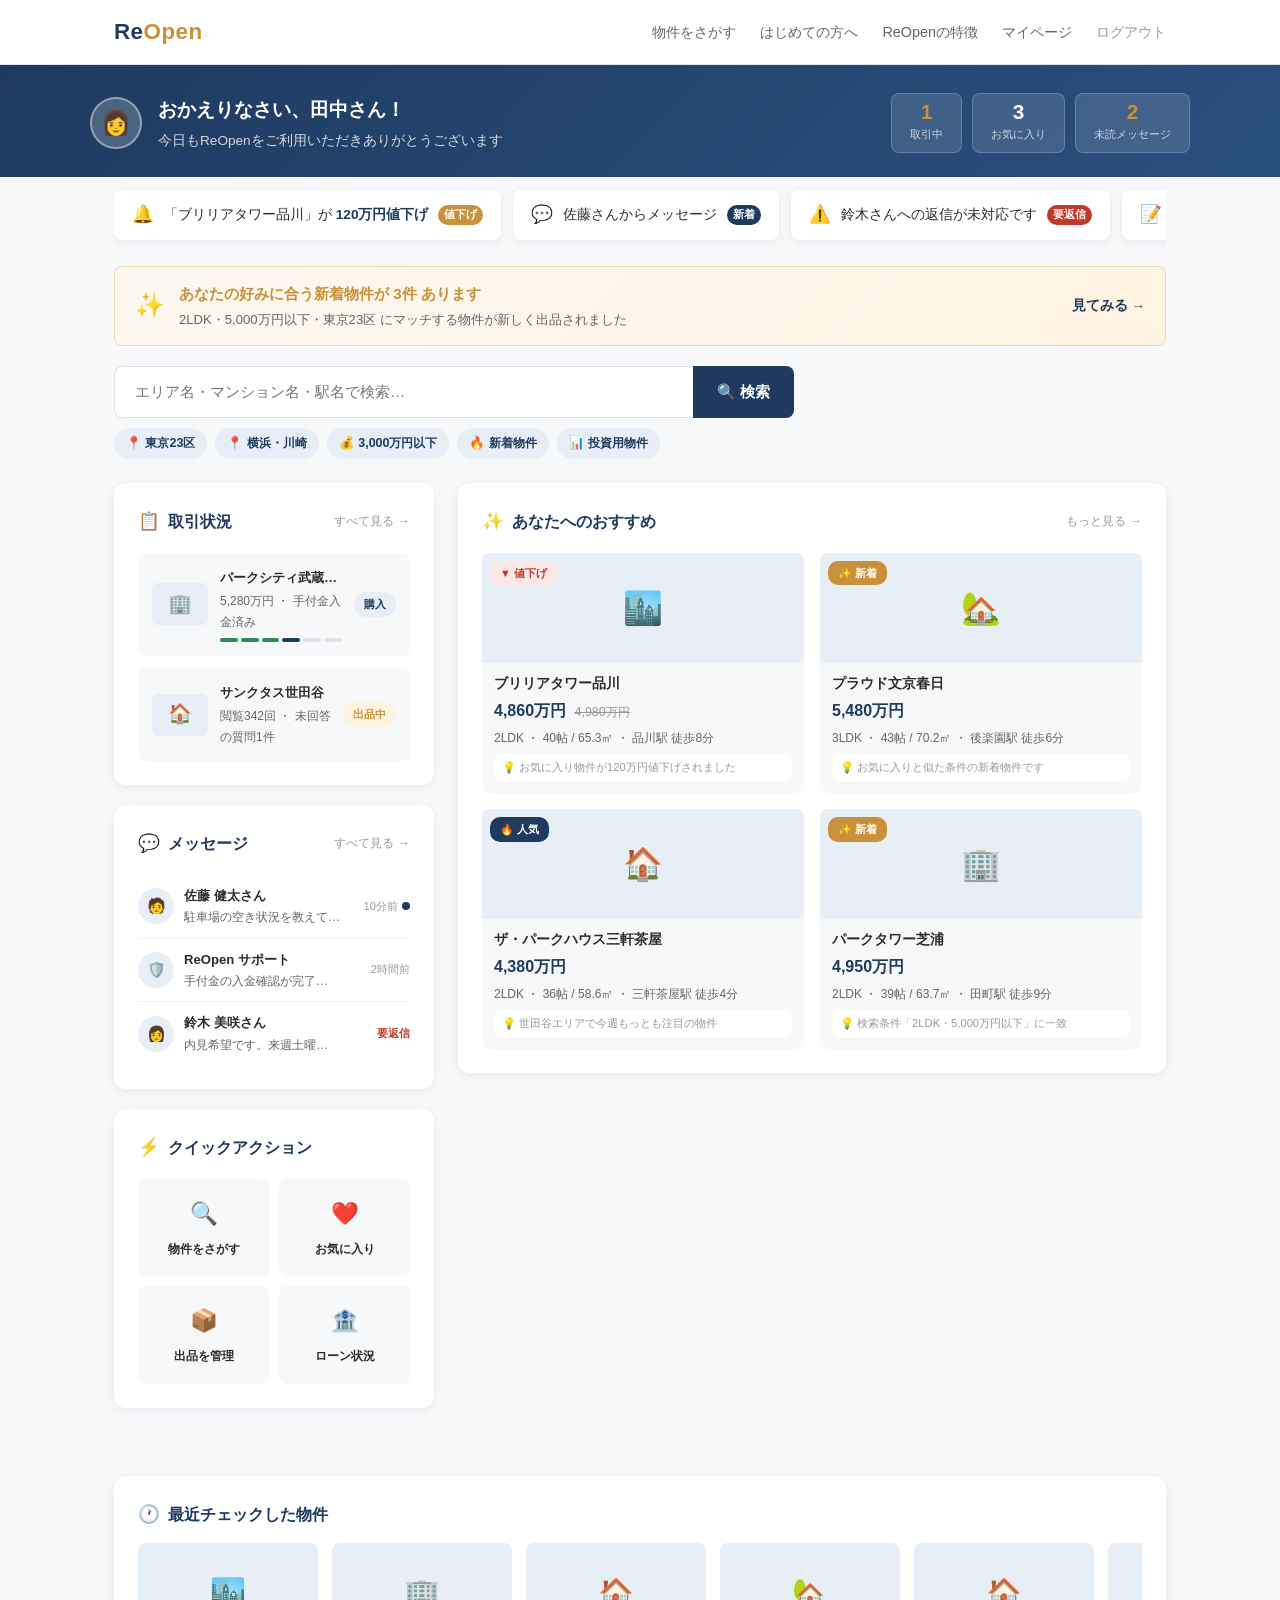
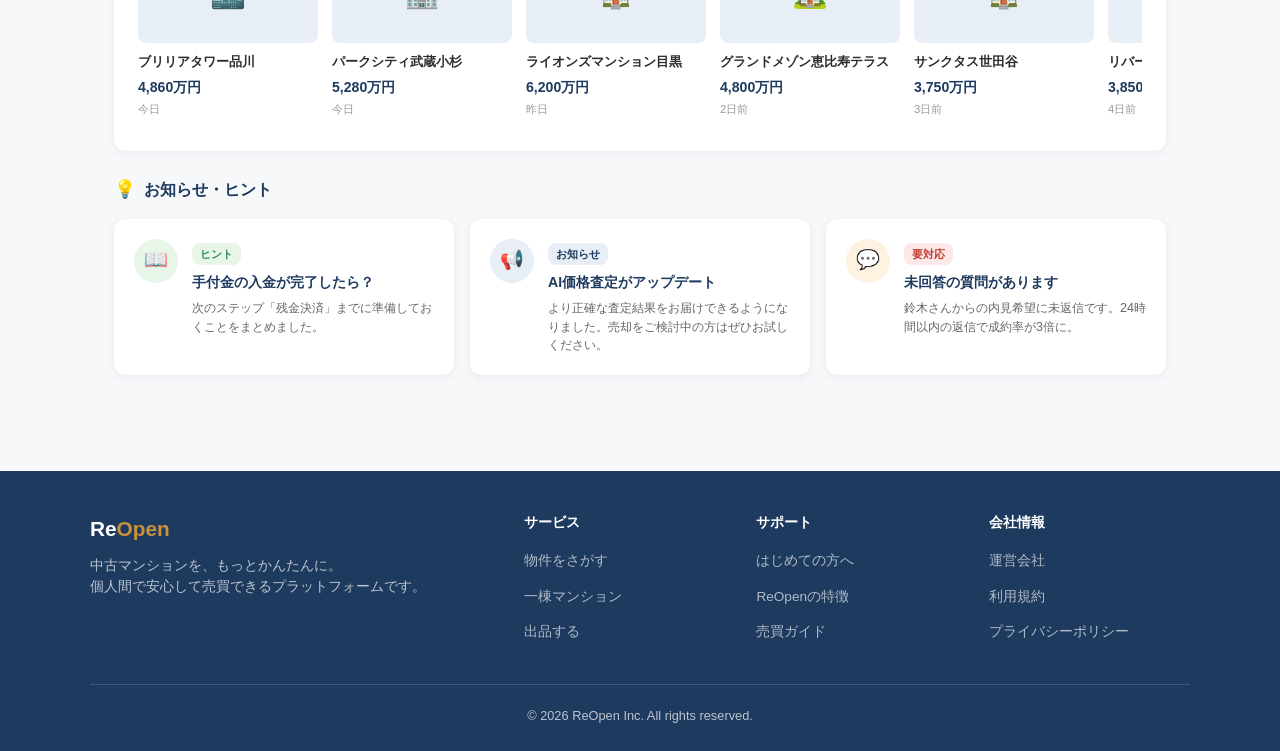
<file: home.html>
<!DOCTYPE html>
<html lang="ja">
<head>
  <meta charset="UTF-8">
  <meta name="viewport" content="width=device-width, initial-scale=1.0">
  <title>ホーム｜ReOpen</title>
  <link rel="stylesheet" href="common.css">
  <style>
    /* ========== ウェルカムバー ========== */
    .welcome-bar {
      background: linear-gradient(135deg, var(--primary) 0%, var(--primary-light) 100%);
      color: var(--white);
      padding: 28px 24px 24px;
    }
    .welcome-inner {
      max-width: 1100px;
      margin: 0 auto;
      display: flex;
      align-items: center;
      justify-content: space-between;
      flex-wrap: wrap;
      gap: 16px;
    }
    .welcome-left {
      display: flex;
      align-items: center;
      gap: 16px;
    }
    .welcome-avatar {
      width: 52px;
      height: 52px;
      border-radius: 50%;
      background: rgba(255,255,255,0.2);
      display: flex;
      align-items: center;
      justify-content: center;
      font-size: 1.5rem;
      border: 2px solid rgba(255,255,255,0.4);
      flex-shrink: 0;
    }
    .welcome-text h1 {
      font-size: 1.2rem;
      font-weight: 700;
      margin-bottom: 2px;
    }
    .welcome-sub {
      font-size: 0.85rem;
      opacity: 0.8;
    }
    .welcome-right {
      display: flex;
      gap: 10px;
    }
    .welcome-stat {
      text-align: center;
      padding: 8px 18px;
      background: rgba(255,255,255,0.12);
      border-radius: var(--radius-sm);
      border: 1px solid rgba(255,255,255,0.2);
    }
    .welcome-stat-num {
      font-size: 1.3rem;
      font-weight: 700;
      line-height: 1;
      margin-bottom: 2px;
    }
    .welcome-stat-num.accent {
      color: var(--accent);
    }
    .welcome-stat-label {
      font-size: 0.7rem;
      opacity: 0.75;
    }

    /* ========== 通知バー ========== */
    .notif-bar {
      max-width: 1100px;
      margin: -1px auto 0;
      padding: 0 24px;
    }
    .notif-list {
      display: flex;
      gap: 12px;
      overflow-x: auto;
      padding: 14px 0;
    }
    .notif-item {
      display: flex;
      align-items: center;
      gap: 10px;
      padding: 10px 18px;
      background: var(--white);
      border-radius: var(--radius-sm);
      box-shadow: var(--shadow);
      font-size: 0.85rem;
      white-space: nowrap;
      flex-shrink: 0;
      cursor: pointer;
      transition: box-shadow 0.2s;
      text-decoration: none;
      color: var(--text);
    }
    .notif-item:hover {
      box-shadow: var(--shadow-hover);
    }
    .notif-icon {
      font-size: 1.1rem;
      flex-shrink: 0;
    }
    .notif-item strong {
      color: var(--primary);
    }
    .notif-badge {
      display: inline-flex;
      align-items: center;
      justify-content: center;
      min-width: 20px;
      height: 20px;
      padding: 0 6px;
      border-radius: 10px;
      font-size: 0.7rem;
      font-weight: 700;
      color: var(--white);
    }
    .notif-badge.red { background: var(--danger); }
    .notif-badge.blue { background: var(--primary); }
    .notif-badge.gold { background: var(--accent); }

    /* ========== 検索バー ========== */
    .home-search {
      max-width: 1100px;
      margin: 0 auto;
      padding: 20px 24px 0;
    }
    .home-search-box {
      display: flex;
      gap: 0;
      max-width: 680px;
    }
    .home-search-input {
      flex: 1;
      padding: 13px 20px;
      font-size: 0.95rem;
      border: 1.5px solid var(--border);
      border-right: none;
      border-radius: var(--radius-sm) 0 0 var(--radius-sm);
      outline: none;
      transition: border-color 0.2s;
    }
    .home-search-input:focus {
      border-color: var(--primary);
    }
    .home-search-btn {
      padding: 13px 24px;
      background: var(--primary);
      color: var(--white);
      border: none;
      border-radius: 0 var(--radius-sm) var(--radius-sm) 0;
      font-size: 0.95rem;
      font-weight: 700;
      cursor: pointer;
      transition: opacity 0.2s;
      white-space: nowrap;
    }
    .home-search-btn:hover {
      opacity: 0.85;
    }
    .home-search-tags {
      display: flex;
      gap: 8px;
      margin-top: 10px;
      flex-wrap: wrap;
    }
    .home-search-tag {
      padding: 5px 12px;
      background: var(--primary-pale);
      border-radius: 16px;
      font-size: 0.78rem;
      color: var(--primary);
      font-weight: 600;
      text-decoration: none;
      transition: background 0.2s;
    }
    .home-search-tag:hover {
      background: #d5dee9;
    }

    /* ========== メインレイアウト ========== */
    .home-layout {
      max-width: 1100px;
      margin: 0 auto;
      padding: 24px 24px 48px;
      display: grid;
      grid-template-columns: 320px 1fr;
      gap: 24px;
    }

    /* ========== 共通カード ========== */
    .home-card {
      background: var(--white);
      border-radius: var(--radius);
      box-shadow: var(--shadow);
      padding: 24px;
      margin-bottom: 20px;
    }
    .home-card-title {
      font-size: 1rem;
      font-weight: 700;
      color: var(--primary);
      margin-bottom: 16px;
      display: flex;
      align-items: center;
      gap: 8px;
    }
    .home-card-title .icon {
      font-size: 1.1rem;
    }
    .home-card-title .more {
      margin-left: auto;
      font-size: 0.78rem;
      font-weight: 500;
      color: var(--text-muted);
      text-decoration: none;
    }
    .home-card-title .more:hover {
      color: var(--primary);
    }

    /* ========== 左カラム：取引サマリー ========== */
    .deal-mini {
      display: flex;
      gap: 12px;
      padding: 14px;
      background: var(--bg);
      border-radius: var(--radius-sm);
      margin-bottom: 12px;
      align-items: center;
    }
    .deal-mini:last-child { margin-bottom: 0; }
    .deal-mini-thumb {
      width: 56px;
      height: 42px;
      border-radius: var(--radius-xs);
      background: var(--primary-pale);
      display: flex;
      align-items: center;
      justify-content: center;
      font-size: 1.2rem;
      flex-shrink: 0;
    }
    .deal-mini-info {
      flex: 1;
      min-width: 0;
    }
    .deal-mini-name {
      font-size: 0.82rem;
      font-weight: 700;
      white-space: nowrap;
      overflow: hidden;
      text-overflow: ellipsis;
      margin-bottom: 2px;
    }
    .deal-mini-detail {
      font-size: 0.75rem;
      color: var(--text-light);
    }
    .deal-mini-badge {
      padding: 3px 10px;
      border-radius: 12px;
      font-size: 0.7rem;
      font-weight: 700;
      white-space: nowrap;
      flex-shrink: 0;
    }
    .deal-mini-badge.buy {
      background: var(--primary-pale);
      color: var(--primary);
    }
    .deal-mini-badge.sell {
      background: #fef3e0;
      color: var(--accent);
    }

    /* 進捗ミニバー */
    .mini-progress {
      display: flex;
      gap: 3px;
      margin-top: 6px;
    }
    .mini-progress-step {
      flex: 1;
      height: 4px;
      border-radius: 2px;
      background: var(--border);
    }
    .mini-progress-step.done {
      background: var(--success);
    }
    .mini-progress-step.current {
      background: var(--primary);
    }

    /* メッセージミニ */
    .msg-mini {
      display: flex;
      align-items: center;
      gap: 10px;
      padding: 10px 0;
      border-bottom: 1px solid var(--border-light);
      cursor: pointer;
    }
    .msg-mini:last-child { border-bottom: none; }
    .msg-mini:hover { opacity: 0.8; }
    .msg-mini-avatar {
      width: 36px;
      height: 36px;
      border-radius: 50%;
      background: var(--primary-pale);
      display: flex;
      align-items: center;
      justify-content: center;
      font-size: 0.95rem;
      flex-shrink: 0;
    }
    .msg-mini-body {
      flex: 1;
      min-width: 0;
    }
    .msg-mini-name {
      font-size: 0.82rem;
      font-weight: 700;
    }
    .msg-mini-preview {
      font-size: 0.75rem;
      color: var(--text-light);
      white-space: nowrap;
      overflow: hidden;
      text-overflow: ellipsis;
    }
    .msg-mini-meta {
      font-size: 0.7rem;
      color: var(--text-muted);
      flex-shrink: 0;
      text-align: right;
    }
    .msg-mini-dot {
      display: inline-block;
      width: 8px;
      height: 8px;
      border-radius: 50%;
      background: var(--primary);
      margin-left: 4px;
    }

    /* クイックアクション */
    .quick-actions {
      display: grid;
      grid-template-columns: 1fr 1fr;
      gap: 10px;
    }
    .quick-action {
      display: flex;
      flex-direction: column;
      align-items: center;
      gap: 6px;
      padding: 16px 10px;
      background: var(--bg);
      border-radius: var(--radius-sm);
      text-decoration: none;
      color: var(--text);
      font-size: 0.78rem;
      font-weight: 600;
      transition: background 0.2s, box-shadow 0.2s;
    }
    .quick-action:hover {
      background: var(--primary-pale);
      box-shadow: var(--shadow);
    }
    .quick-action-icon {
      font-size: 1.4rem;
    }

    /* ========== 右カラム：おすすめ物件 ========== */
    .rec-grid {
      display: grid;
      grid-template-columns: repeat(2, 1fr);
      gap: 16px;
    }
    .rec-card {
      background: var(--bg);
      border-radius: var(--radius-sm);
      overflow: hidden;
      transition: box-shadow 0.2s, transform 0.2s;
      cursor: pointer;
      text-decoration: none;
      color: inherit;
      display: block;
    }
    .rec-card:hover {
      box-shadow: var(--shadow-hover);
      transform: translateY(-2px);
    }
    .rec-card-img {
      height: 110px;
      background: var(--primary-pale);
      display: flex;
      align-items: center;
      justify-content: center;
      font-size: 2rem;
      position: relative;
    }
    .rec-card-tag {
      position: absolute;
      top: 8px;
      left: 8px;
      padding: 3px 10px;
      border-radius: 10px;
      font-size: 0.68rem;
      font-weight: 700;
    }
    .rec-card-tag.new {
      background: var(--accent);
      color: var(--white);
    }
    .rec-card-tag.down {
      background: #fde8e8;
      color: var(--danger);
    }
    .rec-card-tag.fav {
      background: var(--primary);
      color: var(--white);
    }
    .rec-card-body {
      padding: 12px;
    }
    .rec-card-name {
      font-size: 0.85rem;
      font-weight: 700;
      margin-bottom: 4px;
      line-height: 1.3;
    }
    .rec-card-price {
      font-size: 1rem;
      font-weight: 700;
      color: var(--primary);
      margin-bottom: 4px;
    }
    .rec-card-price .old {
      font-size: 0.78rem;
      color: var(--text-muted);
      text-decoration: line-through;
      font-weight: 400;
      margin-left: 4px;
    }
    .rec-card-specs {
      font-size: 0.75rem;
      color: var(--text-light);
    }
    .rec-card-reason {
      margin-top: 6px;
      padding: 4px 8px;
      background: var(--white);
      border-radius: 8px;
      font-size: 0.7rem;
      color: var(--text-muted);
    }

    /* ========== 最近チェックした物件（横スクロール） ========== */
    .recent-section {
      max-width: 1100px;
      margin: 0 auto;
      padding: 0 24px 24px;
    }
    .recent-card-wrap {
      background: var(--white);
      border-radius: var(--radius);
      box-shadow: var(--shadow);
      padding: 24px;
    }
    .recent-scroll {
      display: flex;
      gap: 14px;
      overflow-x: auto;
      padding-bottom: 8px;
    }
    .recent-scroll::-webkit-scrollbar {
      height: 6px;
    }
    .recent-scroll::-webkit-scrollbar-thumb {
      background: var(--border);
      border-radius: 3px;
    }
    .recent-item {
      flex-shrink: 0;
      width: 180px;
      text-decoration: none;
      color: inherit;
      transition: transform 0.2s;
    }
    .recent-item:hover {
      transform: translateY(-2px);
    }
    .recent-item-img {
      width: 180px;
      height: 100px;
      border-radius: var(--radius-sm);
      background: var(--primary-pale);
      display: flex;
      align-items: center;
      justify-content: center;
      font-size: 1.8rem;
      margin-bottom: 8px;
    }
    .recent-item-name {
      font-size: 0.82rem;
      font-weight: 600;
      margin-bottom: 2px;
      white-space: nowrap;
      overflow: hidden;
      text-overflow: ellipsis;
    }
    .recent-item-price {
      font-size: 0.88rem;
      font-weight: 700;
      color: var(--primary);
    }
    .recent-item-time {
      font-size: 0.7rem;
      color: var(--text-muted);
    }

    /* ========== お知らせ・ヒント ========== */
    .tips-section {
      max-width: 1100px;
      margin: 0 auto;
      padding: 0 24px 48px;
    }
    .tips-grid {
      display: grid;
      grid-template-columns: repeat(3, 1fr);
      gap: 16px;
    }
    .tip-card {
      background: var(--white);
      border-radius: var(--radius);
      box-shadow: var(--shadow);
      padding: 20px;
      display: flex;
      gap: 14px;
      align-items: flex-start;
      text-decoration: none;
      color: inherit;
      transition: box-shadow 0.2s;
    }
    .tip-card:hover {
      box-shadow: var(--shadow-hover);
    }
    .tip-icon {
      width: 44px;
      height: 44px;
      border-radius: 50%;
      display: flex;
      align-items: center;
      justify-content: center;
      font-size: 1.2rem;
      flex-shrink: 0;
    }
    .tip-icon.blue { background: var(--primary-pale); }
    .tip-icon.gold { background: #fef3e0; }
    .tip-icon.green { background: #e8f5e9; }
    .tip-title {
      font-size: 0.88rem;
      font-weight: 700;
      color: var(--primary);
      margin-bottom: 4px;
    }
    .tip-desc {
      font-size: 0.78rem;
      color: var(--text-light);
      line-height: 1.5;
    }
    .tip-tag {
      display: inline-block;
      padding: 2px 8px;
      border-radius: 8px;
      font-size: 0.68rem;
      font-weight: 600;
      margin-bottom: 6px;
    }
    .tip-tag.new { background: #fde8e8; color: var(--danger); }
    .tip-tag.tip { background: #e8f5e9; color: var(--success); }
    .tip-tag.info { background: var(--primary-pale); color: var(--primary); }

    /* ========== ハンバーガーメニュー ========== */
    .hamburger {
      display: none;
      background: none;
      border: none;
      font-size: 1.5rem;
      cursor: pointer;
      padding: 4px 8px;
      color: var(--text);
    }

    /* ========== レスポンシブ ========== */
    @media (max-width: 768px) {
      .hamburger { display: block; }
      .header-nav {
        display: none;
        position: absolute;
        top: 100%;
        left: 0;
        right: 0;
        background: var(--white);
        flex-direction: column;
        padding: 16px 24px;
        box-shadow: 0 4px 12px rgba(0,0,0,0.1);
        z-index: 100;
      }
      .header-nav.open { display: flex; }
      .header-nav li { padding: 8px 0; }
      .site-header .header-inner { position: relative; }
      .welcome-inner { flex-direction: column; text-align: center; }
      .welcome-left { flex-direction: column; }
      .welcome-right { justify-content: center; }
      .home-layout { grid-template-columns: 1fr; }
      .rec-grid { grid-template-columns: 1fr; }
      .tips-grid { grid-template-columns: 1fr; }
      .home-search-box { max-width: 100%; }
    }
  </style>
</head>
<body data-page="home">

<!-- ========== ヘッダー ========== -->
<header class="site-header"></header>

<!-- ========== ウェルカムバー ========== -->
<div class="welcome-bar">
  <div class="welcome-inner">
    <div class="welcome-left">
      <div class="welcome-avatar">👩</div>
      <div class="welcome-text">
        <h1>おかえりなさい、田中さん！</h1>
        <div class="welcome-sub">今日もReOpenをご利用いただきありがとうございます</div>
      </div>
    </div>
    <div class="welcome-right">
      <div class="welcome-stat">
        <div class="welcome-stat-num accent">1</div>
        <div class="welcome-stat-label">取引中</div>
      </div>
      <div class="welcome-stat">
        <div class="welcome-stat-num">3</div>
        <div class="welcome-stat-label">お気に入り</div>
      </div>
      <div class="welcome-stat">
        <div class="welcome-stat-num accent">2</div>
        <div class="welcome-stat-label">未読メッセージ</div>
      </div>
    </div>
  </div>
</div>

<!-- ========== 通知バー ========== -->
<div class="notif-bar">
  <div class="notif-list">
    <a href="mypage.html" class="notif-item">
      <span class="notif-icon">🔔</span>
      <span>「ブリリアタワー品川」が <strong>120万円値下げ</strong></span>
      <span class="notif-badge gold">値下げ</span>
    </a>
    <a href="mypage.html" class="notif-item">
      <span class="notif-icon">💬</span>
      <span>佐藤さんからメッセージ</span>
      <span class="notif-badge blue">新着</span>
    </a>
    <a href="mypage.html" class="notif-item">
      <span class="notif-icon">⚠️</span>
      <span>鈴木さんへの返信が未対応です</span>
      <span class="notif-badge red">要返信</span>
    </a>
    <a href="mypage.html" class="notif-item">
      <span class="notif-icon">📝</span>
      <span>パークシティ武蔵小杉：次は「残金決済」</span>
    </a>
  </div>
</div>

<!-- ========== #6 おすすめ通知バナー ========== -->
<div style="max-width:1100px;margin:0 auto;padding:12px 24px 0;">
  <a href="property-list.html" style="display:flex;align-items:center;gap:14px;padding:14px 20px;background:linear-gradient(135deg,#fdf8f0,#fef3e0);border:1.5px solid #f0d9a8;border-radius:var(--radius-sm);text-decoration:none;color:var(--text);transition:box-shadow 0.2s;">
    <span style="font-size:1.5rem;flex-shrink:0;">✨</span>
    <div style="flex:1;">
      <div style="font-size:0.95rem;font-weight:700;color:var(--accent);margin-bottom:2px;">あなたの好みに合う新着物件が 3件 あります</div>
      <div style="font-size:0.82rem;color:var(--text-light);">2LDK・5,000万円以下・東京23区 にマッチする物件が新しく出品されました</div>
    </div>
    <span style="font-size:0.85rem;color:var(--primary);font-weight:600;white-space:nowrap;">見てみる →</span>
  </a>
</div>

<!-- ========== 検索バー ========== -->
<div class="home-search">
  <div class="home-search-box">
    <input type="text" class="home-search-input" placeholder="エリア名・マンション名・駅名で検索…">
    <a href="property-list.html" class="home-search-btn">🔍 検索</a>
  </div>
  <div class="home-search-tags">
    <a href="property-list.html" class="home-search-tag">📍 東京23区</a>
    <a href="property-list.html" class="home-search-tag">📍 横浜・川崎</a>
    <a href="property-list.html" class="home-search-tag">💰 3,000万円以下</a>
    <a href="property-list.html" class="home-search-tag">🔥 新着物件</a>
    <a href="property-list.html" class="home-search-tag">📊 投資用物件</a>
  </div>
</div>

<!-- ========== メインレイアウト ========== -->
<div class="home-layout">

  <!-- ===== 左カラム：取引・メッセージ・アクション ===== -->
  <aside>
    <!-- 取引状況 -->
    <div class="home-card">
      <div class="home-card-title">
        <span class="icon">📋</span> 取引状況
        <a href="mypage.html" class="more">すべて見る →</a>
      </div>

      <!-- 購入取引 -->
      <div class="deal-mini">
        <div class="deal-mini-thumb">🏢</div>
        <div class="deal-mini-info">
          <div class="deal-mini-name">パークシティ武蔵小杉</div>
          <div class="deal-mini-detail">5,280万円 ・ 手付金入金済み</div>
          <div class="mini-progress">
            <div class="mini-progress-step done"></div>
            <div class="mini-progress-step done"></div>
            <div class="mini-progress-step done"></div>
            <div class="mini-progress-step current"></div>
            <div class="mini-progress-step"></div>
            <div class="mini-progress-step"></div>
          </div>
        </div>
        <span class="deal-mini-badge buy">購入</span>
      </div>

      <!-- 出品中 -->
      <div class="deal-mini">
        <div class="deal-mini-thumb">🏠</div>
        <div class="deal-mini-info">
          <div class="deal-mini-name">サンクタス世田谷</div>
          <div class="deal-mini-detail">閲覧342回 ・ 未回答の質問1件</div>
        </div>
        <span class="deal-mini-badge sell">出品中</span>
      </div>
    </div>

    <!-- メッセージ -->
    <div class="home-card">
      <div class="home-card-title">
        <span class="icon">💬</span> メッセージ
        <a href="mypage.html" class="more">すべて見る →</a>
      </div>
      <div class="msg-mini">
        <div class="msg-mini-avatar">🧑</div>
        <div class="msg-mini-body">
          <div class="msg-mini-name">佐藤 健太さん</div>
          <div class="msg-mini-preview">駐車場の空き状況を教えて…</div>
        </div>
        <div class="msg-mini-meta">10分前<span class="msg-mini-dot"></span></div>
      </div>
      <div class="msg-mini">
        <div class="msg-mini-avatar">🛡️</div>
        <div class="msg-mini-body">
          <div class="msg-mini-name">ReOpen サポート</div>
          <div class="msg-mini-preview">手付金の入金確認が完了…</div>
        </div>
        <div class="msg-mini-meta">2時間前</div>
      </div>
      <div class="msg-mini">
        <div class="msg-mini-avatar">👩</div>
        <div class="msg-mini-body">
          <div class="msg-mini-name">鈴木 美咲さん</div>
          <div class="msg-mini-preview">内見希望です。来週土曜…</div>
        </div>
        <div class="msg-mini-meta" style="color:var(--danger);font-weight:600;">要返信</div>
      </div>
    </div>

    <!-- クイックアクション -->
    <div class="home-card">
      <div class="home-card-title">
        <span class="icon">⚡</span> クイックアクション
      </div>
      <div class="quick-actions">
        <a href="property-list.html" class="quick-action">
          <span class="quick-action-icon">🔍</span>
          物件をさがす
        </a>
        <a href="mypage.html" class="quick-action">
          <span class="quick-action-icon">❤️</span>
          お気に入り
        </a>
        <a href="mypage.html" class="quick-action">
          <span class="quick-action-icon">📦</span>
          出品を管理
        </a>
        <a href="mypage.html" class="quick-action">
          <span class="quick-action-icon">🏦</span>
          ローン状況
        </a>
      </div>
    </div>
  </aside>

  <!-- ===== 右カラム：おすすめ物件 ===== -->
  <main>
    <div class="home-card">
      <div class="home-card-title">
        <span class="icon">✨</span> あなたへのおすすめ
        <a href="property-list.html" class="more">もっと見る →</a>
      </div>
      <div class="rec-grid">
        <!-- おすすめ1：値下げ -->
        <a href="property-detail.html" class="rec-card">
          <div class="rec-card-img">
            🏙️
            <span class="rec-card-tag down">▼ 値下げ</span>
          </div>
          <div class="rec-card-body">
            <div class="rec-card-name">ブリリアタワー品川</div>
            <div class="rec-card-price">4,860万円 <span class="old">4,980万円</span></div>
            <div class="rec-card-specs">2LDK ・ 40帖 / 65.3㎡ ・ 品川駅 徒歩8分</div>
            <div class="rec-card-reason">💡 お気に入り物件が120万円値下げされました</div>
          </div>
        </a>

        <!-- おすすめ2：新着 -->
        <a href="property-detail.html" class="rec-card">
          <div class="rec-card-img">
            🏡
            <span class="rec-card-tag new">✨ 新着</span>
          </div>
          <div class="rec-card-body">
            <div class="rec-card-name">プラウド文京春日</div>
            <div class="rec-card-price">5,480万円</div>
            <div class="rec-card-specs">3LDK ・ 43帖 / 70.2㎡ ・ 後楽園駅 徒歩6分</div>
            <div class="rec-card-reason">💡 お気に入りと似た条件の新着物件です</div>
          </div>
        </a>

        <!-- おすすめ3：人気 -->
        <a href="property-detail.html" class="rec-card">
          <div class="rec-card-img">
            🏠
            <span class="rec-card-tag fav">🔥 人気</span>
          </div>
          <div class="rec-card-body">
            <div class="rec-card-name">ザ・パークハウス三軒茶屋</div>
            <div class="rec-card-price">4,380万円</div>
            <div class="rec-card-specs">2LDK ・ 36帖 / 58.6㎡ ・ 三軒茶屋駅 徒歩4分</div>
            <div class="rec-card-reason">💡 世田谷エリアで今週もっとも注目の物件</div>
          </div>
        </a>

        <!-- おすすめ4：新着 -->
        <a href="property-detail.html" class="rec-card">
          <div class="rec-card-img">
            🏢
            <span class="rec-card-tag new">✨ 新着</span>
          </div>
          <div class="rec-card-body">
            <div class="rec-card-name">パークタワー芝浦</div>
            <div class="rec-card-price">4,950万円</div>
            <div class="rec-card-specs">2LDK ・ 39帖 / 63.7㎡ ・ 田町駅 徒歩9分</div>
            <div class="rec-card-reason">💡 検索条件「2LDK・5,000万円以下」に一致</div>
          </div>
        </a>
      </div>
    </div>
  </main>
</div>

<!-- ========== 最近チェックした物件 ========== -->
<div class="recent-section">
  <div class="recent-card-wrap">
    <div class="home-card-title" style="margin-bottom:14px;">
      <span class="icon">🕐</span> 最近チェックした物件
    </div>
    <div class="recent-scroll">
      <a href="property-detail.html" class="recent-item">
        <div class="recent-item-img">🏙️</div>
        <div class="recent-item-name">ブリリアタワー品川</div>
        <div class="recent-item-price">4,860万円</div>
        <div class="recent-item-time">今日</div>
      </a>
      <a href="property-detail.html" class="recent-item">
        <div class="recent-item-img">🏢</div>
        <div class="recent-item-name">パークシティ武蔵小杉</div>
        <div class="recent-item-price">5,280万円</div>
        <div class="recent-item-time">今日</div>
      </a>
      <a href="property-detail.html" class="recent-item">
        <div class="recent-item-img">🏠</div>
        <div class="recent-item-name">ライオンズマンション目黒</div>
        <div class="recent-item-price">6,200万円</div>
        <div class="recent-item-time">昨日</div>
      </a>
      <a href="property-detail.html" class="recent-item">
        <div class="recent-item-img">🏡</div>
        <div class="recent-item-name">グランドメゾン恵比寿テラス</div>
        <div class="recent-item-price">4,800万円</div>
        <div class="recent-item-time">2日前</div>
      </a>
      <a href="property-detail.html" class="recent-item">
        <div class="recent-item-img">🏠</div>
        <div class="recent-item-name">サンクタス世田谷</div>
        <div class="recent-item-price">3,750万円</div>
        <div class="recent-item-time">3日前</div>
      </a>
      <a href="property-detail.html" class="recent-item">
        <div class="recent-item-img">🏢</div>
        <div class="recent-item-name">リバーサイドコート中目黒</div>
        <div class="recent-item-price">3,850万円</div>
        <div class="recent-item-time">4日前</div>
      </a>
    </div>
  </div>
</div>

<!-- ========== お知らせ・ヒント ========== -->
<div class="tips-section">
  <div class="home-card-title" style="margin-bottom:14px;">
    <span class="icon">💡</span> お知らせ・ヒント
  </div>
  <div class="tips-grid">
    <a href="beginners-guide.html" class="tip-card">
      <div class="tip-icon green">📖</div>
      <div>
        <span class="tip-tag tip">ヒント</span>
        <div class="tip-title">手付金の入金が完了したら？</div>
        <div class="tip-desc">次のステップ「残金決済」までに準備しておくことをまとめました。</div>
      </div>
    </a>
    <a href="features.html" class="tip-card">
      <div class="tip-icon blue">📢</div>
      <div>
        <span class="tip-tag info">お知らせ</span>
        <div class="tip-title">AI価格査定がアップデート</div>
        <div class="tip-desc">より正確な査定結果をお届けできるようになりました。売却をご検討中の方はぜひお試しください。</div>
      </div>
    </a>
    <a href="mypage.html" class="tip-card">
      <div class="tip-icon gold">💬</div>
      <div>
        <span class="tip-tag new">要対応</span>
        <div class="tip-title">未回答の質問があります</div>
        <div class="tip-desc">鈴木さんからの内見希望に未返信です。24時間以内の返信で成約率が3倍に。</div>
      </div>
    </a>
  </div>
</div>

<!-- ========== フッター ========== -->
<footer class="site-footer"></footer>
<script src="common.js"></script>

</body>
</html>
</file>
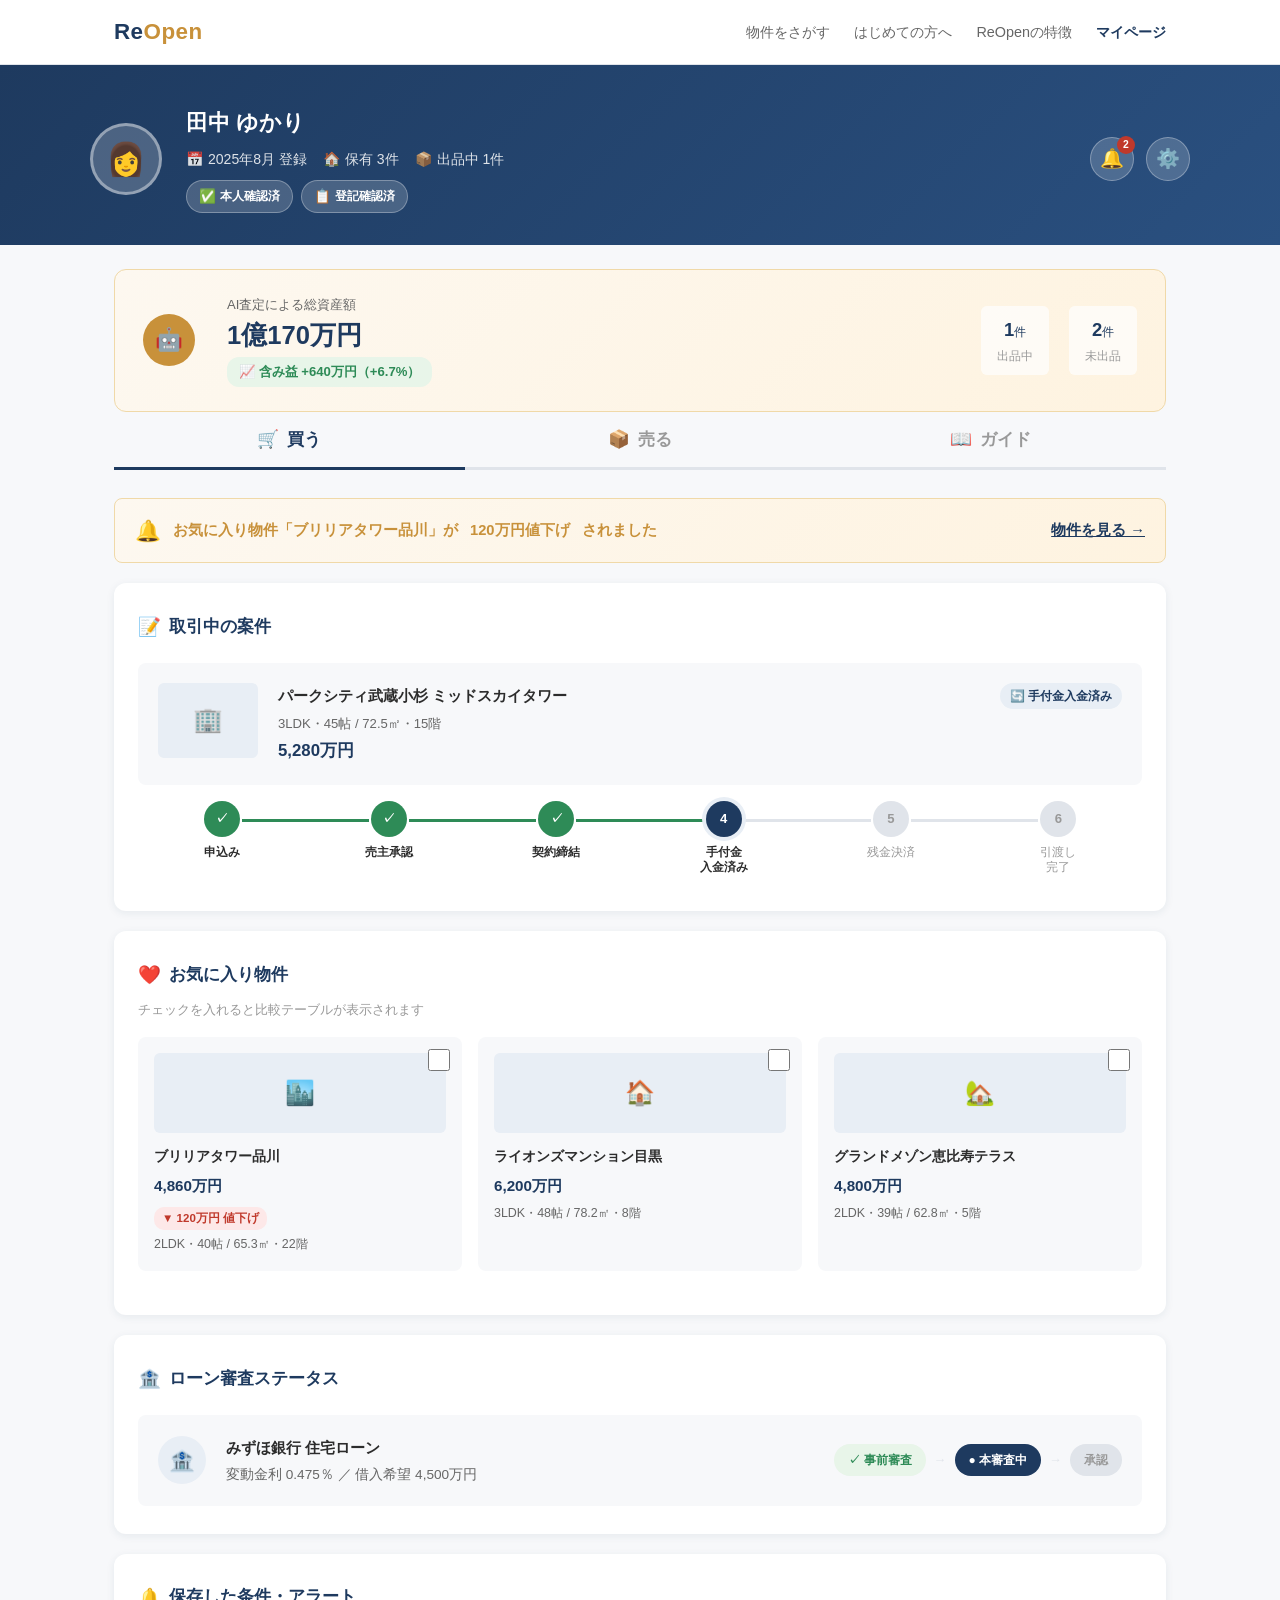
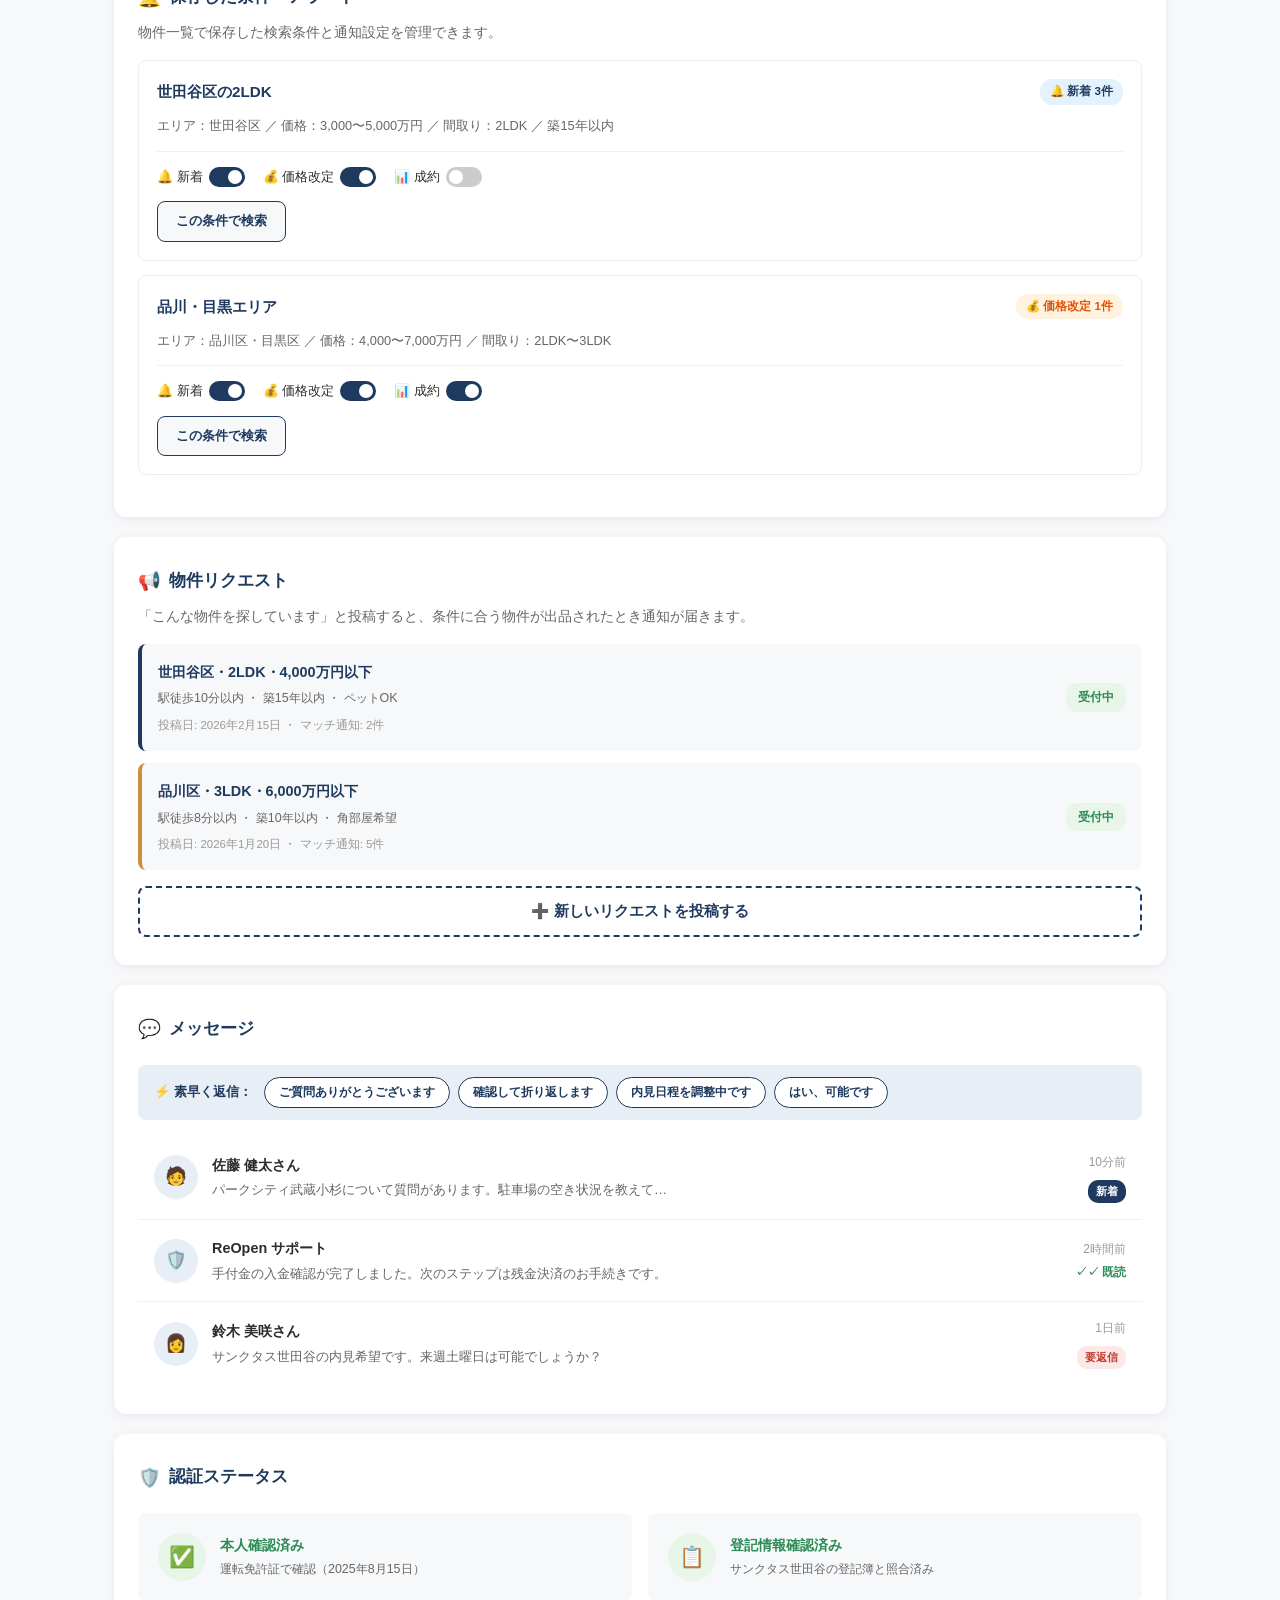
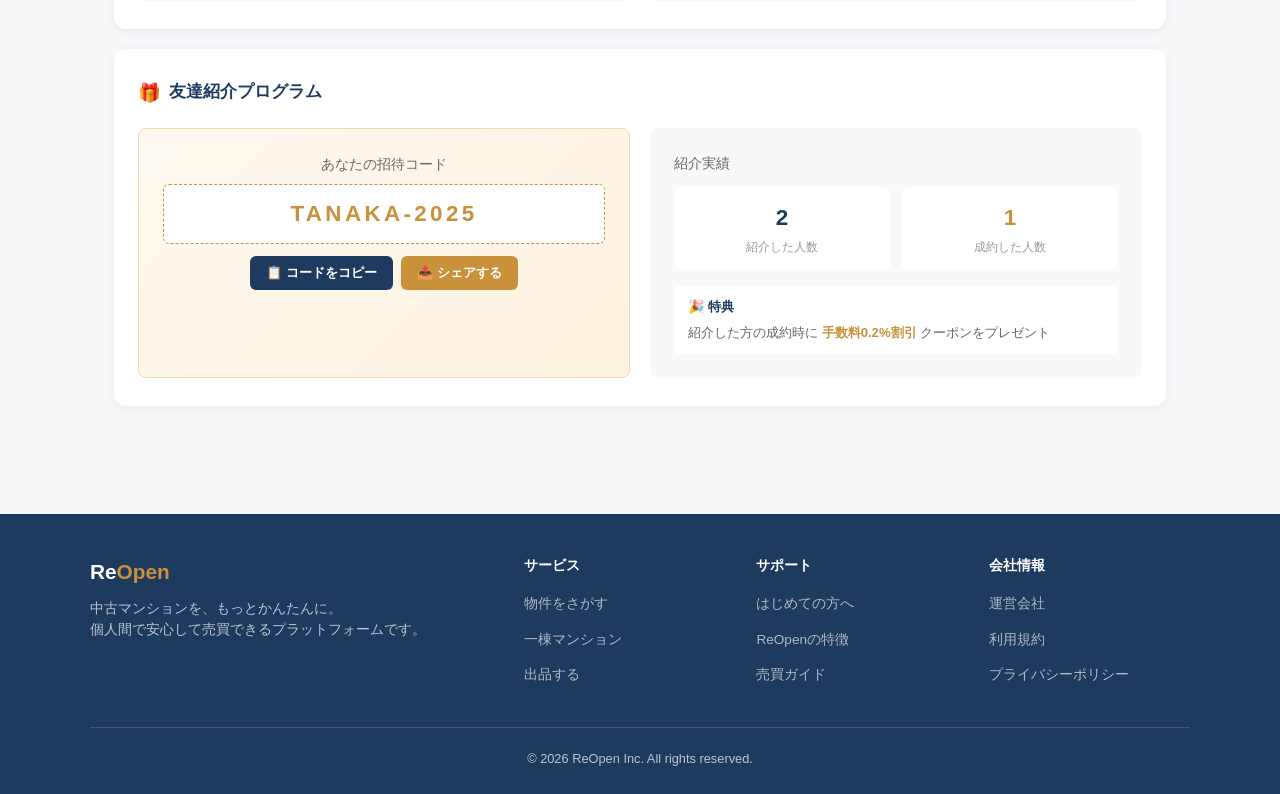
<file: mypage.html>
<!DOCTYPE html>
<html lang="ja">
<head>
  <meta charset="UTF-8">
  <meta name="viewport" content="width=device-width, initial-scale=1.0">
  <title>マイページ｜ReOpen</title>
  <link rel="stylesheet" href="common.css">
  <style>
    /* ========== プロフィール帯 ========== */
    .profile-banner {
      background: linear-gradient(135deg, var(--primary) 0%, var(--primary-light) 100%);
      color: var(--white);
      padding: 40px 24px 32px;
    }
    .profile-inner {
      max-width: 1100px;
      margin: 0 auto;
      display: flex;
      align-items: center;
      gap: 24px;
    }
    .profile-avatar {
      width: 72px;
      height: 72px;
      border-radius: 50%;
      background: rgba(255,255,255,0.2);
      display: flex;
      align-items: center;
      justify-content: center;
      font-size: 2rem;
      flex-shrink: 0;
      border: 3px solid rgba(255,255,255,0.4);
    }
    .profile-name {
      font-size: 1.35rem;
      font-weight: 700;
      margin-bottom: 6px;
    }
    .profile-meta {
      display: flex;
      align-items: center;
      gap: 16px;
      flex-wrap: wrap;
      font-size: 0.88rem;
      opacity: 0.85;
    }
    .profile-badges {
      display: flex;
      gap: 8px;
      margin-top: 8px;
    }
    .profile-badge {
      display: inline-flex;
      align-items: center;
      gap: 4px;
      padding: 4px 12px;
      border-radius: 20px;
      font-size: 0.75rem;
      font-weight: 600;
      background: rgba(255,255,255,0.18);
      border: 1px solid rgba(255,255,255,0.3);
    }
    .profile-badge-icon {
      font-size: 0.85rem;
    }

    /* ========== プロフィール帯アクションアイコン ========== */
    .profile-actions {
      margin-left: auto;
      display: flex;
      gap: 12px;
      align-items: center;
      flex-shrink: 0;
    }
    .profile-action-btn {
      position: relative;
      width: 44px;
      height: 44px;
      border-radius: 50%;
      background: rgba(255,255,255,0.18);
      border: 1px solid rgba(255,255,255,0.3);
      display: flex;
      align-items: center;
      justify-content: center;
      font-size: 1.2rem;
      cursor: pointer;
      transition: background 0.2s;
      color: var(--white);
    }
    .profile-action-btn:hover {
      background: rgba(255,255,255,0.3);
    }
    .profile-action-badge {
      position: absolute;
      top: -2px;
      right: -2px;
      min-width: 18px;
      height: 18px;
      padding: 0 5px;
      border-radius: 9px;
      background: var(--danger);
      color: var(--white);
      font-size: 0.65rem;
      font-weight: 700;
      display: flex;
      align-items: center;
      justify-content: center;
      line-height: 1;
    }

    /* ========== メインタブ（買う/売る） ========== */
    .main-tabs {
      max-width: 1100px;
      margin: 0 auto;
      padding: 0 24px;
    }
    .main-tab-bar {
      display: flex;
      gap: 0;
      border-bottom: 3px solid var(--border);
      margin-bottom: 28px;
    }
    .main-tab-btn {
      flex: 1;
      padding: 16px 24px;
      font-size: 1.05rem;
      font-weight: 700;
      text-align: center;
      border: none;
      background: none;
      cursor: pointer;
      color: var(--text-muted);
      border-bottom: 3px solid transparent;
      margin-bottom: -3px;
      transition: all 0.25s;
    }
    .main-tab-btn:hover {
      color: var(--primary);
      background: var(--primary-pale);
    }
    .main-tab-btn.active {
      color: var(--primary);
      border-bottom-color: var(--primary);
    }
    .main-tab-btn .tab-icon {
      margin-right: 8px;
      font-size: 1.1rem;
    }
    .main-tab-panel {
      display: none;
    }
    .main-tab-panel.active {
      display: block;
    }

    /* ========== セクション共通 ========== */
    .my-section {
      background: var(--white);
      border-radius: var(--radius);
      box-shadow: var(--shadow);
      padding: 28px 24px;
      margin-bottom: 20px;
    }
    .my-section-title {
      font-size: 1.05rem;
      font-weight: 700;
      color: var(--primary);
      margin-bottom: 20px;
      display: flex;
      align-items: center;
      gap: 8px;
    }
    .my-section-title .icon {
      font-size: 1.15rem;
    }

    /* ========== アラートバー ========== */
    .alert-bar {
      display: flex;
      align-items: center;
      gap: 12px;
      padding: 14px 20px;
      background: linear-gradient(135deg, #fdf8f0, #fef3e0);
      border: 1.5px solid #f0d9a8;
      border-radius: var(--radius-sm);
      margin-bottom: 20px;
      font-size: 0.92rem;
      font-weight: 600;
      color: var(--accent);
    }
    .alert-bar-icon {
      font-size: 1.3rem;
      flex-shrink: 0;
    }
    .alert-bar a {
      color: var(--primary);
      text-decoration: underline;
      margin-left: auto;
      white-space: nowrap;
    }

    /* ========== 進捗バー ========== */
    .progress-steps {
      display: flex;
      gap: 0;
      margin: 16px 0 8px;
    }
    .progress-step {
      flex: 1;
      display: flex;
      flex-direction: column;
      align-items: center;
      position: relative;
      text-align: center;
    }
    .progress-step-circle {
      width: 36px;
      height: 36px;
      border-radius: 50%;
      background: var(--border);
      color: var(--text-muted);
      display: flex;
      align-items: center;
      justify-content: center;
      font-size: 0.82rem;
      font-weight: 700;
      z-index: 1;
      transition: all 0.3s;
    }
    .progress-step.done .progress-step-circle {
      background: var(--success);
      color: var(--white);
    }
    .progress-step.current .progress-step-circle {
      background: var(--primary);
      color: var(--white);
      box-shadow: 0 0 0 4px var(--primary-pale);
    }
    .progress-step-label {
      font-size: 0.72rem;
      color: var(--text-muted);
      margin-top: 8px;
      line-height: 1.3;
    }
    .progress-step.done .progress-step-label,
    .progress-step.current .progress-step-label {
      color: var(--text);
      font-weight: 600;
    }
    .progress-step:not(:last-child)::after {
      content: '';
      position: absolute;
      top: 18px;
      left: calc(50% + 20px);
      width: calc(100% - 40px);
      height: 3px;
      background: var(--border);
    }
    .progress-step.done:not(:last-child)::after {
      background: var(--success);
    }

    /* ========== 取引カード ========== */
    .deal-card {
      display: flex;
      gap: 20px;
      align-items: flex-start;
      padding: 20px;
      background: var(--bg);
      border-radius: var(--radius-sm);
    }
    .deal-thumb {
      width: 100px;
      height: 75px;
      border-radius: var(--radius-xs);
      background: var(--primary-pale);
      display: flex;
      align-items: center;
      justify-content: center;
      font-size: 1.5rem;
      flex-shrink: 0;
    }
    .deal-info {
      flex: 1;
    }
    .deal-name {
      font-weight: 700;
      font-size: 0.95rem;
      margin-bottom: 4px;
    }
    .deal-detail {
      font-size: 0.82rem;
      color: var(--text-light);
      margin-bottom: 2px;
    }
    .deal-price {
      font-size: 1.05rem;
      font-weight: 700;
      color: var(--primary);
    }
    .deal-status-badge {
      display: inline-flex;
      align-items: center;
      gap: 4px;
      padding: 3px 10px;
      border-radius: 20px;
      font-size: 0.75rem;
      font-weight: 600;
      background: var(--primary-pale);
      color: var(--primary);
    }

    /* ========== お気に入り＋比較ボード ========== */
    .fav-grid {
      display: grid;
      grid-template-columns: repeat(3, 1fr);
      gap: 16px;
      margin-bottom: 16px;
    }
    .fav-card {
      background: var(--bg);
      border-radius: var(--radius-sm);
      padding: 16px;
      position: relative;
      transition: box-shadow 0.2s;
    }
    .fav-card:hover {
      box-shadow: var(--shadow-hover);
    }
    .fav-check {
      position: absolute;
      top: 12px;
      right: 12px;
      width: 22px;
      height: 22px;
      cursor: pointer;
      accent-color: var(--primary);
    }
    .fav-thumb {
      width: 100%;
      height: 80px;
      border-radius: var(--radius-xs);
      background: var(--primary-pale);
      display: flex;
      align-items: center;
      justify-content: center;
      font-size: 1.5rem;
      margin-bottom: 12px;
    }
    .fav-name {
      font-weight: 700;
      font-size: 0.88rem;
      margin-bottom: 4px;
    }
    .fav-price {
      font-size: 0.95rem;
      font-weight: 700;
      color: var(--primary);
      margin-bottom: 4px;
    }
    .fav-change {
      display: inline-flex;
      align-items: center;
      gap: 3px;
      padding: 2px 8px;
      border-radius: 10px;
      font-size: 0.72rem;
      font-weight: 700;
    }
    .fav-change.down {
      background: #fde8e8;
      color: var(--danger);
    }
    .fav-detail-text {
      font-size: 0.78rem;
      color: var(--text-light);
      margin-top: 4px;
    }

    /* 比較テーブル */
    .compare-board {
      display: none;
      margin-top: 16px;
      overflow-x: auto;
    }
    .compare-board.show {
      display: block;
    }
    .compare-board table {
      width: 100%;
      border-collapse: collapse;
      font-size: 0.85rem;
    }
    .compare-board th,
    .compare-board td {
      padding: 10px 14px;
      border-bottom: 1px solid var(--border-light);
      text-align: left;
    }
    .compare-board th {
      background: var(--primary-pale);
      color: var(--primary);
      font-weight: 600;
      white-space: nowrap;
    }
    .compare-board td:first-child {
      font-weight: 600;
      color: var(--text-light);
      white-space: nowrap;
    }
    .compare-hint {
      font-size: 0.82rem;
      color: var(--text-muted);
      text-align: center;
      padding: 12px;
    }

    /* ========== ローン ========== */
    .loan-card {
      display: flex;
      align-items: center;
      gap: 20px;
      padding: 20px;
      background: var(--bg);
      border-radius: var(--radius-sm);
    }
    .loan-icon {
      width: 48px;
      height: 48px;
      border-radius: 50%;
      background: var(--primary-pale);
      display: flex;
      align-items: center;
      justify-content: center;
      font-size: 1.3rem;
      flex-shrink: 0;
    }
    .loan-bank {
      font-weight: 700;
      font-size: 0.95rem;
      margin-bottom: 2px;
    }
    .loan-rate {
      font-size: 0.85rem;
      color: var(--text-light);
    }
    .loan-steps {
      display: flex;
      gap: 8px;
      margin-left: auto;
      align-items: center;
    }
    .loan-step {
      padding: 6px 14px;
      border-radius: 20px;
      font-size: 0.75rem;
      font-weight: 600;
      background: var(--border);
      color: var(--text-muted);
    }
    .loan-step.done {
      background: #e8f5e9;
      color: var(--success);
    }
    .loan-step.current {
      background: var(--primary);
      color: var(--white);
    }
    .loan-step-arrow {
      color: var(--border);
      font-size: 0.8rem;
    }

    /* ========== 資産トラッキング ========== */
    .asset-card {
      display: flex;
      gap: 20px;
      align-items: center;
      padding: 20px;
      background: var(--bg);
      border-radius: var(--radius-sm);
    }
    .asset-thumb {
      width: 80px;
      height: 60px;
      border-radius: var(--radius-xs);
      background: var(--primary-pale);
      display: flex;
      align-items: center;
      justify-content: center;
      font-size: 1.3rem;
      flex-shrink: 0;
    }
    .asset-info {
      flex: 1;
    }
    .asset-name {
      font-weight: 700;
      font-size: 0.92rem;
      margin-bottom: 4px;
    }
    .asset-prices {
      display: flex;
      gap: 16px;
      align-items: baseline;
      margin-bottom: 4px;
    }
    .asset-current {
      font-size: 1.1rem;
      font-weight: 700;
      color: var(--primary);
    }
    .asset-bought {
      font-size: 0.82rem;
      color: var(--text-muted);
    }
    .asset-change {
      display: inline-flex;
      align-items: center;
      gap: 3px;
      padding: 3px 10px;
      border-radius: 12px;
      font-size: 0.78rem;
      font-weight: 700;
      background: #e8f5e9;
      color: var(--success);
    }
    .asset-sell-btn {
      padding: 10px 20px;
      background: var(--accent);
      color: var(--white);
      border: none;
      border-radius: var(--radius-sm);
      font-weight: 700;
      font-size: 0.85rem;
      cursor: pointer;
      white-space: nowrap;
      transition: opacity 0.2s;
    }
    .asset-sell-btn:hover {
      opacity: 0.85;
    }

    /* ========== 出品サマリー（売るタブ） ========== */
    .stat-grid {
      display: grid;
      grid-template-columns: repeat(4, 1fr);
      gap: 16px;
    }
    .stat-card {
      text-align: center;
      padding: 20px 12px;
      background: var(--bg);
      border-radius: var(--radius-sm);
    }
    .stat-number {
      font-size: 1.6rem;
      font-weight: 700;
      color: var(--primary);
      line-height: 1;
      margin-bottom: 6px;
    }
    .stat-label {
      font-size: 0.78rem;
      color: var(--text-light);
    }
    .stat-alert {
      display: inline-block;
      width: 8px;
      height: 8px;
      border-radius: 50%;
      background: var(--danger);
      margin-left: 4px;
    }

    /* ========== AI査定 ========== */
    .ai-assess {
      padding: 24px;
      background: linear-gradient(135deg, #fdf8f0, #fef3e0);
      border: 1.5px solid #f0d9a8;
      border-radius: var(--radius-sm);
    }
    .ai-assess-header {
      display: flex;
      align-items: center;
      gap: 12px;
      margin-bottom: 16px;
    }
    .ai-assess-icon {
      width: 44px;
      height: 44px;
      border-radius: 50%;
      background: var(--accent);
      color: var(--white);
      display: flex;
      align-items: center;
      justify-content: center;
      font-size: 1.2rem;
    }
    .ai-assess-title {
      font-weight: 700;
      font-size: 1rem;
    }
    .ai-assess-sub {
      font-size: 0.82rem;
      color: var(--text-light);
    }
    .ai-assess-result {
      display: flex;
      gap: 24px;
      align-items: center;
      flex-wrap: wrap;
    }
    .ai-assess-item {
      text-align: center;
    }
    .ai-assess-label {
      font-size: 0.78rem;
      color: var(--text-light);
      margin-bottom: 4px;
    }
    .ai-assess-value {
      font-size: 1.2rem;
      font-weight: 700;
      color: var(--primary);
    }
    .ai-assess-value.accent {
      color: var(--accent);
    }
    .ai-assess-arrow {
      font-size: 1.3rem;
      color: var(--text-muted);
    }
    .ai-assess-verdict {
      margin-left: auto;
      padding: 8px 16px;
      border-radius: var(--radius-xs);
      background: #fff3cd;
      font-size: 0.85rem;
      font-weight: 600;
      color: #856404;
    }

    /* ========== 出品物件＋相場 ========== */
    .listing-card {
      padding: 20px;
      background: var(--bg);
      border-radius: var(--radius-sm);
    }
    .listing-top {
      display: flex;
      gap: 16px;
      align-items: flex-start;
      margin-bottom: 16px;
    }
    .listing-thumb {
      width: 100px;
      height: 75px;
      border-radius: var(--radius-xs);
      background: var(--primary-pale);
      display: flex;
      align-items: center;
      justify-content: center;
      font-size: 1.5rem;
      flex-shrink: 0;
    }
    .listing-name {
      font-weight: 700;
      font-size: 0.95rem;
      margin-bottom: 4px;
    }
    .listing-price {
      font-size: 1.05rem;
      font-weight: 700;
      color: var(--primary);
      margin-bottom: 4px;
    }
    .listing-views {
      font-size: 0.82rem;
      color: var(--text-light);
    }
    .listing-views .down {
      color: var(--danger);
      font-weight: 600;
    }

    /* 相場バー */
    .market-bar-wrap {
      margin-top: 8px;
    }
    .market-bar-label {
      display: flex;
      justify-content: space-between;
      font-size: 0.78rem;
      color: var(--text-muted);
      margin-bottom: 6px;
    }
    .market-bar {
      position: relative;
      height: 10px;
      background: linear-gradient(90deg, #e8f5e9, #fff3cd, #fde8e8);
      border-radius: 5px;
    }
    .market-bar-marker {
      position: absolute;
      top: -4px;
      width: 18px;
      height: 18px;
      border-radius: 50%;
      background: var(--primary);
      border: 2px solid var(--white);
      box-shadow: var(--shadow);
      transform: translateX(-50%);
    }
    .market-suggest {
      margin-top: 12px;
      padding: 10px 14px;
      background: #fff3cd;
      border-radius: var(--radius-xs);
      font-size: 0.82rem;
      color: #856404;
      display: flex;
      align-items: center;
      gap: 8px;
    }

    /* ========== ロードマップ（縦型） ========== */
    .roadmap {
      position: relative;
      padding-left: 32px;
    }
    .roadmap::before {
      content: '';
      position: absolute;
      left: 15px;
      top: 0;
      bottom: 0;
      width: 3px;
      background: var(--border);
    }
    .roadmap-step {
      position: relative;
      padding: 0 0 24px 20px;
    }
    .roadmap-step:last-child {
      padding-bottom: 0;
    }
    .roadmap-dot {
      position: absolute;
      left: -23px;
      top: 2px;
      width: 18px;
      height: 18px;
      border-radius: 50%;
      background: var(--border);
      border: 3px solid var(--bg);
      z-index: 1;
    }
    .roadmap-step.done .roadmap-dot {
      background: var(--success);
    }
    .roadmap-step.current .roadmap-dot {
      background: var(--primary);
      box-shadow: 0 0 0 4px var(--primary-pale);
    }
    .roadmap-label {
      font-size: 0.88rem;
      font-weight: 600;
      color: var(--text-muted);
    }
    .roadmap-step.done .roadmap-label {
      color: var(--success);
    }
    .roadmap-step.current .roadmap-label {
      color: var(--primary);
    }
    .roadmap-desc {
      font-size: 0.78rem;
      color: var(--text-muted);
      margin-top: 2px;
    }

    /* ========== 書類チェックリスト ========== */
    .doc-progress-bar {
      height: 8px;
      background: var(--border);
      border-radius: 4px;
      margin-bottom: 16px;
      overflow: hidden;
    }
    .doc-progress-fill {
      height: 100%;
      background: var(--success);
      border-radius: 4px;
      transition: width 0.4s ease;
    }
    .doc-progress-text {
      font-size: 0.82rem;
      color: var(--text-light);
      margin-bottom: 8px;
    }
    .doc-list {
      list-style: none;
      padding: 0;
      margin: 0;
    }
    .doc-item {
      display: flex;
      align-items: center;
      gap: 12px;
      padding: 12px 16px;
      border-bottom: 1px solid var(--border-light);
      font-size: 0.9rem;
      cursor: pointer;
      transition: background 0.15s;
    }
    .doc-item:hover {
      background: var(--bg);
    }
    .doc-item:last-child {
      border-bottom: none;
    }
    .doc-item input[type="checkbox"] {
      width: 20px;
      height: 20px;
      accent-color: var(--success);
      cursor: pointer;
      flex-shrink: 0;
    }
    .doc-item.checked .doc-item-label {
      color: var(--text-muted);
      text-decoration: line-through;
    }
    .doc-item-label {
      flex: 1;
    }
    .doc-item-status {
      font-size: 0.78rem;
      font-weight: 600;
    }
    .doc-item-status.done {
      color: var(--success);
    }
    .doc-item-status.pending {
      color: var(--text-muted);
    }

    /* ========== 改善アドバイス ========== */
    .advice-list {
      display: flex;
      flex-direction: column;
      gap: 12px;
    }
    .advice-item {
      display: flex;
      gap: 14px;
      padding: 16px;
      background: var(--bg);
      border-radius: var(--radius-sm);
      align-items: flex-start;
    }
    .advice-icon {
      width: 40px;
      height: 40px;
      border-radius: 50%;
      background: var(--primary-pale);
      display: flex;
      align-items: center;
      justify-content: center;
      font-size: 1.1rem;
      flex-shrink: 0;
    }
    .advice-text {
      font-size: 0.88rem;
      line-height: 1.5;
    }
    .advice-text strong {
      color: var(--primary);
    }

    /* ========== メッセージ受信箱 ========== */
    .msg-list {
      display: flex;
      flex-direction: column;
    }
    .msg-item {
      display: flex;
      align-items: center;
      gap: 14px;
      padding: 16px;
      border-bottom: 1px solid var(--border-light);
      transition: background 0.15s;
      cursor: pointer;
    }
    .msg-item:hover {
      background: var(--bg);
    }
    .msg-item:last-child {
      border-bottom: none;
    }
    .msg-avatar {
      width: 44px;
      height: 44px;
      border-radius: 50%;
      background: var(--primary-pale);
      display: flex;
      align-items: center;
      justify-content: center;
      font-size: 1.1rem;
      flex-shrink: 0;
    }
    .msg-body {
      flex: 1;
      min-width: 0;
    }
    .msg-sender {
      font-weight: 700;
      font-size: 0.9rem;
      margin-bottom: 2px;
    }
    .msg-preview {
      font-size: 0.82rem;
      color: var(--text-light);
      white-space: nowrap;
      overflow: hidden;
      text-overflow: ellipsis;
    }
    .msg-meta {
      text-align: right;
      flex-shrink: 0;
    }
    .msg-time {
      font-size: 0.75rem;
      color: var(--text-muted);
      margin-bottom: 4px;
    }
    .msg-badge {
      display: inline-block;
      padding: 2px 8px;
      border-radius: 10px;
      font-size: 0.7rem;
      font-weight: 700;
    }
    .msg-badge.unread {
      background: var(--primary);
      color: var(--white);
    }
    .msg-badge.reply {
      background: #fde8e8;
      color: var(--danger);
    }

    /* ========== 本人確認ステータス ========== */
    .verify-grid {
      display: grid;
      grid-template-columns: 1fr 1fr;
      gap: 16px;
    }
    .verify-card {
      display: flex;
      align-items: center;
      gap: 14px;
      padding: 20px;
      background: var(--bg);
      border-radius: var(--radius-sm);
    }
    .verify-icon {
      width: 48px;
      height: 48px;
      border-radius: 50%;
      display: flex;
      align-items: center;
      justify-content: center;
      font-size: 1.3rem;
      flex-shrink: 0;
    }
    .verify-icon.verified {
      background: #e8f5e9;
    }
    .verify-status {
      font-weight: 700;
      font-size: 0.9rem;
      margin-bottom: 2px;
    }
    .verify-status.verified {
      color: var(--success);
    }
    .verify-desc {
      font-size: 0.78rem;
      color: var(--text-light);
    }

    /* ========== AI資産サマリー ========== */
    .asset-summary {
      max-width: 1100px;
      margin: 0 auto;
      padding: 24px 24px 0;
    }
    .asset-summary-card {
      background: linear-gradient(135deg, #fdf8f0, #fef3e0);
      border: 1.5px solid #f0d9a8;
      border-radius: var(--radius);
      padding: 24px 28px;
      display: flex;
      align-items: center;
      gap: 32px;
      flex-wrap: wrap;
    }
    .asset-summary-icon {
      width: 52px;
      height: 52px;
      border-radius: 50%;
      background: var(--accent);
      color: var(--white);
      display: flex;
      align-items: center;
      justify-content: center;
      font-size: 1.4rem;
      flex-shrink: 0;
    }
    .asset-summary-main {
      flex: 1;
      min-width: 200px;
    }
    .asset-summary-label {
      font-size: 0.82rem;
      color: var(--text-light);
      margin-bottom: 4px;
    }
    .asset-summary-total {
      font-size: 1.6rem;
      font-weight: 700;
      color: var(--primary);
      line-height: 1.2;
    }
    .asset-summary-gain {
      display: inline-flex;
      align-items: center;
      gap: 4px;
      margin-top: 6px;
      padding: 4px 12px;
      border-radius: 12px;
      font-size: 0.82rem;
      font-weight: 700;
      background: #e8f5e9;
      color: var(--success);
    }
    .asset-summary-stats {
      display: flex;
      gap: 20px;
      flex-wrap: wrap;
    }
    .asset-summary-stat {
      text-align: center;
      padding: 8px 16px;
      background: rgba(255,255,255,0.7);
      border-radius: var(--radius-xs);
    }
    .asset-summary-stat-num {
      font-size: 1.15rem;
      font-weight: 700;
      color: var(--primary);
    }
    .asset-summary-stat-label {
      font-size: 0.72rem;
      color: var(--text-muted);
      margin-top: 2px;
    }

    /* ========== 保有物件一覧（売るタブ） ========== */
    .owned-list {
      display: flex;
      flex-direction: column;
      gap: 12px;
    }
    .owned-card {
      display: flex;
      align-items: center;
      gap: 16px;
      padding: 18px 20px;
      background: var(--bg);
      border-radius: var(--radius-sm);
      transition: box-shadow 0.2s;
    }
    .owned-card:hover {
      box-shadow: var(--shadow-hover);
    }
    .owned-card.listing {
      border-left: 4px solid var(--primary);
    }
    .owned-thumb {
      width: 72px;
      height: 54px;
      border-radius: var(--radius-xs);
      background: var(--primary-pale);
      display: flex;
      align-items: center;
      justify-content: center;
      font-size: 1.3rem;
      flex-shrink: 0;
    }
    .owned-info {
      flex: 1;
      min-width: 0;
    }
    .owned-name {
      font-weight: 700;
      font-size: 0.92rem;
      margin-bottom: 3px;
    }
    .owned-detail {
      font-size: 0.78rem;
      color: var(--text-light);
      margin-bottom: 4px;
    }
    .owned-prices {
      display: flex;
      gap: 12px;
      align-items: baseline;
      flex-wrap: wrap;
    }
    .owned-ai-price {
      font-size: 1rem;
      font-weight: 700;
      color: var(--primary);
    }
    .owned-buy-price {
      font-size: 0.78rem;
      color: var(--text-muted);
    }
    .owned-change {
      display: inline-flex;
      align-items: center;
      gap: 3px;
      padding: 2px 8px;
      border-radius: 10px;
      font-size: 0.72rem;
      font-weight: 700;
      background: #e8f5e9;
      color: var(--success);
    }
    .owned-status {
      display: inline-flex;
      align-items: center;
      gap: 4px;
      padding: 4px 12px;
      border-radius: 20px;
      font-size: 0.75rem;
      font-weight: 600;
      flex-shrink: 0;
    }
    .owned-status.active {
      background: var(--primary-pale);
      color: var(--primary);
    }
    .owned-status.inactive {
      background: var(--bg);
      border: 1.5px solid var(--border);
      color: var(--text-muted);
    }
    .owned-action {
      padding: 8px 18px;
      border-radius: var(--radius-sm);
      font-size: 0.82rem;
      font-weight: 600;
      cursor: pointer;
      border: none;
      white-space: nowrap;
      flex-shrink: 0;
      font-family: inherit;
      transition: opacity 0.2s;
    }
    .owned-action:hover {
      opacity: 0.85;
    }
    .owned-action.manage {
      background: var(--primary);
      color: var(--white);
    }
    .owned-action.sell {
      background: var(--accent);
      color: var(--white);
    }
    .owned-add-btn {
      display: flex;
      align-items: center;
      justify-content: center;
      gap: 8px;
      width: 100%;
      padding: 14px;
      margin-top: 12px;
      background: var(--white);
      border: 2px dashed var(--primary);
      border-radius: var(--radius-sm);
      font-size: 0.92rem;
      font-weight: 600;
      color: var(--primary);
      cursor: pointer;
      font-family: inherit;
      transition: background 0.2s;
    }
    .owned-add-btn:hover {
      background: var(--primary-pale);
    }

    /* ========== レスポンシブ ========== */
    @media (max-width: 768px) {
      .profile-inner {
        flex-direction: column;
        text-align: center;
      }
      .profile-meta {
        justify-content: center;
      }
      .profile-badges {
        justify-content: center;
      }
      .profile-actions {
        margin-left: 0;
        justify-content: center;
      }
      .asset-summary-card {
        flex-direction: column;
        text-align: center;
        gap: 16px;
        padding: 20px;
      }
      .asset-summary-main {
        min-width: auto;
      }
      .asset-summary-gain {
        display: inline-flex;
      }
      .owned-card {
        flex-direction: column;
        text-align: center;
        gap: 12px;
      }
      .owned-prices {
        justify-content: center;
      }
      .fav-grid {
        grid-template-columns: 1fr;
      }
      .stat-grid {
        grid-template-columns: repeat(2, 1fr);
      }
      .loan-card {
        flex-direction: column;
        text-align: center;
      }
      .loan-steps {
        margin-left: 0;
        flex-wrap: wrap;
        justify-content: center;
      }
      .asset-card {
        flex-direction: column;
        text-align: center;
      }
      .asset-prices {
        justify-content: center;
      }
      .deal-card {
        flex-direction: column;
      }
      .listing-top {
        flex-direction: column;
      }
      .ai-assess-result {
        flex-direction: column;
        align-items: flex-start;
      }
      .verify-grid {
        grid-template-columns: 1fr;
      }
    }

    /* ========== ガイドタブ ========== */
    .guide-nav {
      display: flex;
      gap: 8px;
      flex-wrap: wrap;
      margin-bottom: 28px;
      position: sticky;
      top: 0;
      z-index: 10;
      background: var(--bg);
      padding: 12px 0;
    }
    .guide-nav-btn {
      padding: 10px 18px;
      border: 1.5px solid var(--border);
      border-radius: 24px;
      background: var(--white);
      font-size: 0.88rem;
      font-weight: 600;
      color: var(--text-muted);
      cursor: pointer;
      transition: all 0.25s;
      font-family: inherit;
    }
    .guide-nav-btn:hover,
    .guide-nav-btn.active {
      color: var(--primary);
      border-color: var(--primary);
      background: var(--primary-pale);
    }
    .guide-section {
      margin-bottom: 40px;
      scroll-margin-top: 70px;
    }
    .guide-section-title {
      font-size: 1.15rem;
      font-weight: 700;
      color: var(--text);
      margin-bottom: 16px;
      padding-bottom: 10px;
      border-bottom: 2px solid var(--primary);
      display: flex;
      align-items: center;
      gap: 8px;
    }
    .guide-checklist {
      list-style: none;
      padding: 0;
      margin: 0 0 20px;
    }
    .guide-checklist li {
      display: flex;
      align-items: flex-start;
      gap: 12px;
      padding: 14px 16px;
      border: 1px solid var(--border);
      border-radius: var(--radius-sm);
      margin-bottom: 8px;
      background: var(--white);
      transition: background 0.2s;
      cursor: pointer;
    }
    .guide-checklist li:hover {
      background: var(--primary-pale);
    }
    .guide-checklist li.checked {
      background: #f0fdf4;
      border-color: #86efac;
    }
    .guide-checklist input[type="checkbox"] {
      width: 20px;
      height: 20px;
      margin-top: 2px;
      flex-shrink: 0;
      accent-color: var(--primary);
      cursor: pointer;
    }
    .guide-check-label {
      flex: 1;
    }
    .guide-check-title {
      font-weight: 600;
      font-size: 0.95rem;
      color: var(--text);
    }
    .guide-check-desc {
      font-size: 0.82rem;
      color: var(--text-muted);
      margin-top: 3px;
    }
    .guide-print-link {
      display: inline-flex;
      align-items: center;
      gap: 6px;
      padding: 10px 20px;
      background: var(--primary-pale);
      color: var(--primary);
      border-radius: var(--radius-sm);
      font-size: 0.88rem;
      font-weight: 600;
      text-decoration: none;
      transition: background 0.2s;
    }
    .guide-print-link:hover {
      background: #dbeafe;
    }
    .guide-steps {
      display: flex;
      flex-direction: column;
      gap: 0;
      margin-bottom: 24px;
    }
    .guide-step {
      display: flex;
      align-items: flex-start;
      gap: 16px;
      padding: 16px 0;
      position: relative;
    }
    .guide-step:not(:last-child)::after {
      content: '';
      position: absolute;
      left: 19px;
      top: 52px;
      bottom: 0;
      width: 2px;
      background: var(--border);
    }
    .guide-step-num {
      width: 40px;
      height: 40px;
      border-radius: 50%;
      background: var(--primary);
      color: var(--white);
      display: flex;
      align-items: center;
      justify-content: center;
      font-weight: 700;
      font-size: 1rem;
      flex-shrink: 0;
    }
    .guide-step-body {
      flex: 1;
    }
    .guide-step-title {
      font-weight: 600;
      font-size: 0.95rem;
      color: var(--text);
    }
    .guide-step-desc {
      font-size: 0.82rem;
      color: var(--text-muted);
      margin-top: 3px;
    }
    .guide-glossary {
      list-style: none;
      padding: 0;
      margin: 0;
    }
    .guide-glossary-item {
      border: 1px solid var(--border);
      border-radius: var(--radius-sm);
      margin-bottom: 8px;
      overflow: hidden;
    }
    .guide-glossary-q {
      display: flex;
      align-items: center;
      justify-content: space-between;
      padding: 14px 16px;
      font-weight: 600;
      font-size: 0.95rem;
      color: var(--text);
      cursor: pointer;
      background: var(--white);
      transition: background 0.2s;
    }
    .guide-glossary-q:hover {
      background: var(--primary-pale);
    }
    .guide-glossary-q::after {
      content: '▼';
      font-size: 0.7rem;
      color: var(--text-muted);
      transition: transform 0.25s;
    }
    .guide-glossary-item.open .guide-glossary-q::after {
      transform: rotate(180deg);
    }
    .guide-glossary-a {
      display: none;
      padding: 0 16px 14px;
      font-size: 0.88rem;
      color: var(--text-muted);
      line-height: 1.7;
    }
    .guide-glossary-item.open .guide-glossary-a {
      display: block;
    }

    @media (max-width: 768px) {
      .guide-nav {
        gap: 6px;
        padding: 10px 0;
      }
      .guide-nav-btn {
        padding: 8px 14px;
        font-size: 0.82rem;
      }
      .guide-step {
        gap: 12px;
      }
      .guide-step-num {
        width: 34px;
        height: 34px;
        font-size: 0.88rem;
      }
      .guide-step:not(:last-child)::after {
        left: 16px;
        top: 48px;
      }
    }
  /* ===== 保存条件・アラート (sa-) ===== */
  .sa-card {
    background: #fff;
    border: 1px solid #eee;
    border-radius: var(--radius-sm);
    padding: 18px;
    margin-bottom: 14px;
  }
  .sa-card-head {
    display: flex;
    align-items: center;
    justify-content: space-between;
    margin-bottom: 10px;
  }
  .sa-card-title {
    font-size: 0.95rem;
    font-weight: 700;
    color: var(--primary);
  }
  .sa-badge {
    display: inline-flex;
    align-items: center;
    gap: 4px;
    padding: 3px 10px;
    border-radius: 12px;
    font-size: 0.72rem;
    font-weight: 700;
  }
  .sa-badge-new {
    background: #e3f2fd;
    color: var(--primary);
  }
  .sa-badge-price {
    background: #fff3e0;
    color: #e65100;
  }

  .sa-cond {
    font-size: 0.8rem;
    color: var(--text-light);
    line-height: 1.7;
    margin-bottom: 14px;
    padding-bottom: 14px;
    border-bottom: 1px solid #f0f0f0;
  }

  .sa-alerts {
    display: flex;
    flex-wrap: wrap;
    gap: 10px 18px;
    margin-bottom: 14px;
  }
  .sa-alert-item {
    display: flex;
    align-items: center;
    gap: 6px;
    font-size: 0.8rem;
  }
  .sa-alert-item span { white-space: nowrap; }

  /* トグル */
  .sa-toggle {
    position: relative;
    width: 36px;
    height: 20px;
    flex-shrink: 0;
  }
  .sa-toggle input {
    opacity: 0;
    width: 0;
    height: 0;
    position: absolute;
  }
  .sa-toggle-slider {
    position: absolute;
    inset: 0;
    background: #ccc;
    border-radius: 20px;
    cursor: pointer;
    transition: background .25s;
  }
  .sa-toggle-slider::before {
    content: "";
    position: absolute;
    width: 14px;
    height: 14px;
    left: 3px;
    bottom: 3px;
    background: #fff;
    border-radius: 50%;
    transition: transform .25s;
  }
  .sa-toggle input:checked + .sa-toggle-slider {
    background: var(--primary);
  }
  .sa-toggle input:checked + .sa-toggle-slider::before {
    transform: translateX(16px);
  }

  .sa-search-btn {
    display: inline-block;
    padding: 8px 18px;
    background: var(--bg);
    color: var(--primary);
    border: 1px solid var(--primary);
    border-radius: var(--radius-sm);
    font-size: 0.82rem;
    font-weight: 600;
    text-decoration: none;
    cursor: pointer;
    transition: background .2s, color .2s;
  }
  .sa-search-btn:hover {
    background: var(--primary);
    color: #fff;
  }

  @media (max-width: 768px) {
    .sa-alerts {
      flex-direction: column;
      gap: 8px;
    }
  }

  </style>
</head>
<body data-page="mypage">

<!-- ========== ヘッダー ========== -->
<header class="site-header"></header>

<!-- ========== プロフィール帯 ========== -->
<div class="profile-banner">
  <div class="profile-inner">
    <div class="profile-avatar">👩</div>
    <div>
      <div class="profile-name">田中 ゆかり</div>
      <div class="profile-meta">
        <span>📅 2025年8月 登録</span>
        <span>🏠 保有 3件</span>
        <span>📦 出品中 1件</span>
      </div>
      <div class="profile-badges">
        <span class="profile-badge"><span class="profile-badge-icon">✅</span> 本人確認済</span>
        <span class="profile-badge"><span class="profile-badge-icon">📋</span> 登記確認済</span>
      </div>
    </div>
    <div class="profile-actions">
      <button class="profile-action-btn" title="通知">🔔<span class="profile-action-badge">2</span></button>
      <button class="profile-action-btn" title="設定">⚙️</button>
    </div>
  </div>
</div>

<!-- ========== AI資産サマリー ========== -->
<div class="asset-summary">
  <div class="asset-summary-card">
    <div class="asset-summary-icon">🤖</div>
    <div class="asset-summary-main">
      <div class="asset-summary-label">AI査定による総資産額</div>
      <div class="asset-summary-total">1億170万円</div>
      <div class="asset-summary-gain">📈 含み益 +640万円（+6.7%）</div>
    </div>
    <div class="asset-summary-stats">
      <div class="asset-summary-stat">
        <div class="asset-summary-stat-num">1<span style="font-size:0.75rem;font-weight:400;">件</span></div>
        <div class="asset-summary-stat-label">出品中</div>
      </div>
      <div class="asset-summary-stat">
        <div class="asset-summary-stat-num">2<span style="font-size:0.75rem;font-weight:400;">件</span></div>
        <div class="asset-summary-stat-label">未出品</div>
      </div>
    </div>
  </div>
</div>

<!-- ========== メインタブ ========== -->
<div class="main-tabs">
  <div class="main-tab-bar">
    <button class="main-tab-btn active" data-tab="buy"><span class="tab-icon">🛒</span>買う</button>
    <button class="main-tab-btn" data-tab="sell"><span class="tab-icon">📦</span>売る</button>
    <button class="main-tab-btn" data-tab="guide"><span class="tab-icon">📖</span>ガイド</button>
  </div>

  <!-- ==================== 買うタブ ==================== -->
  <div class="main-tab-panel active" id="tab-buy">

    <!-- アラートバー（#88 値下がり通知） -->
    <div class="alert-bar">
      <span class="alert-bar-icon">🔔</span>
      お気に入り物件「ブリリアタワー品川」が <strong>120万円値下げ</strong> されました
      <a href="#">物件を見る →</a>
    </div>

    <!-- 取引中 + 進捗バー（#36） -->
    <div class="my-section">
      <div class="my-section-title"><span class="icon">📝</span> 取引中の案件</div>
      <div class="deal-card">
        <div class="deal-thumb">🏢</div>
        <div class="deal-info">
          <div class="deal-name">パークシティ武蔵小杉 ミッドスカイタワー</div>
          <div class="deal-detail">3LDK・45帖 / 72.5㎡・15階</div>
          <div class="deal-price">5,280万円</div>
        </div>
        <div class="deal-status-badge">🔄 手付金入金済み</div>
      </div>
      <div class="progress-steps">
        <div class="progress-step done">
          <div class="progress-step-circle">✓</div>
          <div class="progress-step-label">申込み</div>
        </div>
        <div class="progress-step done">
          <div class="progress-step-circle">✓</div>
          <div class="progress-step-label">売主承認</div>
        </div>
        <div class="progress-step done">
          <div class="progress-step-circle">✓</div>
          <div class="progress-step-label">契約締結</div>
        </div>
        <div class="progress-step current">
          <div class="progress-step-circle">4</div>
          <div class="progress-step-label">手付金<br>入金済み</div>
        </div>
        <div class="progress-step">
          <div class="progress-step-circle">5</div>
          <div class="progress-step-label">残金決済</div>
        </div>
        <div class="progress-step">
          <div class="progress-step-circle">6</div>
          <div class="progress-step-label">引渡し<br>完了</div>
        </div>
      </div>
    </div>

    <!-- お気に入り + 比較ボード（#39+#88） -->
    <div class="my-section">
      <div class="my-section-title"><span class="icon">❤️</span> お気に入り物件</div>
      <p style="font-size:0.82rem;color:var(--text-muted);margin:-12px 0 16px;">チェックを入れると比較テーブルが表示されます</p>
      <div class="fav-grid">
        <!-- お気に入り 1 -->
        <div class="fav-card" data-fav="brillia">
          <input type="checkbox" class="fav-check" onchange="updateCompare()">
          <div class="fav-thumb">🏙️</div>
          <div class="fav-name">ブリリアタワー品川</div>
          <div class="fav-price">4,860万円</div>
          <div class="fav-change down">▼ 120万円 値下げ</div>
          <div class="fav-detail-text">2LDK・40帖 / 65.3㎡・22階</div>
        </div>
        <!-- お気に入り 2 -->
        <div class="fav-card" data-fav="lions">
          <input type="checkbox" class="fav-check" onchange="updateCompare()">
          <div class="fav-thumb">🏠</div>
          <div class="fav-name">ライオンズマンション目黒</div>
          <div class="fav-price">6,200万円</div>
          <div class="fav-detail-text">3LDK・48帖 / 78.2㎡・8階</div>
        </div>
        <!-- お気に入り 3 -->
        <div class="fav-card" data-fav="grandm">
          <input type="checkbox" class="fav-check" onchange="updateCompare()">
          <div class="fav-thumb">🏡</div>
          <div class="fav-name">グランドメゾン恵比寿テラス</div>
          <div class="fav-price">4,800万円</div>
          <div class="fav-detail-text">2LDK・39帖 / 62.8㎡・5階</div>
        </div>
      </div>

      <!-- 比較テーブル -->
      <div class="compare-board" id="compareBoard">
        <table id="compareTable">
          <thead>
            <tr>
              <th>比較項目</th>
            </tr>
          </thead>
          <tbody>
            <tr data-row="price"><td>価格</td></tr>
            <tr data-row="layout"><td>間取り</td></tr>
            <tr data-row="area"><td>面積</td></tr>
            <tr data-row="floor"><td>階数</td></tr>
            <tr data-row="age"><td>築年</td></tr>
            <tr data-row="access"><td>最寄り駅</td></tr>
          </tbody>
        </table>
      </div>
    </div>

    <!-- ローン審査ステータス（#102） -->
    <div class="my-section">
      <div class="my-section-title"><span class="icon">🏦</span> ローン審査ステータス</div>
      <div class="loan-card">
        <div class="loan-icon">🏦</div>
        <div>
          <div class="loan-bank">みずほ銀行 住宅ローン</div>
          <div class="loan-rate">変動金利 0.475％ ／ 借入希望 4,500万円</div>
        </div>
        <div class="loan-steps">
          <span class="loan-step done">✓ 事前審査</span>
          <span class="loan-step-arrow">→</span>
          <span class="loan-step current">● 本審査中</span>
          <span class="loan-step-arrow">→</span>
          <span class="loan-step">承認</span>
        </div>
      </div>
    </div>

    <!-- 🔔 保存した条件・アラート -->
    <div class="my-section">
      <div class="my-section-title"><span class="icon">🔔</span> 保存した条件・アラート</div>
      <p style="font-size:0.85rem;color:var(--text-light);margin:-12px 0 16px;">物件一覧で保存した検索条件と通知設定を管理できます。</p>

      <!-- カード1: 世田谷区の2LDK -->
      <div class="sa-card">
        <div class="sa-card-head">
          <span class="sa-card-title">世田谷区の2LDK</span>
          <span class="sa-badge sa-badge-new">🔔 新着 3件</span>
        </div>
        <div class="sa-cond">
          エリア：世田谷区 ／ 価格：3,000〜5,000万円 ／ 間取り：2LDK ／ 築15年以内
        </div>
        <div class="sa-alerts">
          <div class="sa-alert-item">
            <span>🔔 新着</span>
            <label class="sa-toggle"><input type="checkbox" checked onchange="toggleSaAlert(this)"><span class="sa-toggle-slider"></span></label>
          </div>
          <div class="sa-alert-item">
            <span>💰 価格改定</span>
            <label class="sa-toggle"><input type="checkbox" checked onchange="toggleSaAlert(this)"><span class="sa-toggle-slider"></span></label>
          </div>
          <div class="sa-alert-item">
            <span>📊 成約</span>
            <label class="sa-toggle"><input type="checkbox" onchange="toggleSaAlert(this)"><span class="sa-toggle-slider"></span></label>
          </div>
        </div>
        <a href="property-list.html" class="sa-search-btn">この条件で検索</a>
      </div>

      <!-- カード2: 品川・目黒エリア -->
      <div class="sa-card">
        <div class="sa-card-head">
          <span class="sa-card-title">品川・目黒エリア</span>
          <span class="sa-badge sa-badge-price">💰 価格改定 1件</span>
        </div>
        <div class="sa-cond">
          エリア：品川区・目黒区 ／ 価格：4,000〜7,000万円 ／ 間取り：2LDK〜3LDK
        </div>
        <div class="sa-alerts">
          <div class="sa-alert-item">
            <span>🔔 新着</span>
            <label class="sa-toggle"><input type="checkbox" checked onchange="toggleSaAlert(this)"><span class="sa-toggle-slider"></span></label>
          </div>
          <div class="sa-alert-item">
            <span>💰 価格改定</span>
            <label class="sa-toggle"><input type="checkbox" checked onchange="toggleSaAlert(this)"><span class="sa-toggle-slider"></span></label>
          </div>
          <div class="sa-alert-item">
            <span>📊 成約</span>
            <label class="sa-toggle"><input type="checkbox" checked onchange="toggleSaAlert(this)"><span class="sa-toggle-slider"></span></label>
          </div>
        </div>
        <a href="property-list.html" class="sa-search-btn">この条件で検索</a>
      </div>
    </div>

    <!-- #13 物件リクエスト -->
    <div class="my-section">
      <div class="my-section-title"><span class="icon">📢</span> 物件リクエスト</div>
      <p style="font-size:0.85rem;color:var(--text-light);margin:-12px 0 16px;">「こんな物件を探しています」と投稿すると、条件に合う物件が出品されたとき通知が届きます。</p>

      <!-- 既存リクエストカード -->
      <div style="display:flex;flex-direction:column;gap:12px;margin-bottom:16px;">
        <div style="display:flex;align-items:center;gap:14px;padding:16px;background:var(--bg);border-radius:var(--radius-sm);border-left:4px solid var(--primary);">
          <div style="flex:1;">
            <div style="font-size:0.9rem;font-weight:700;color:var(--primary);margin-bottom:4px;">世田谷区・2LDK・4,000万円以下</div>
            <div style="font-size:0.78rem;color:var(--text-light);">駅徒歩10分以内 ・ 築15年以内 ・ ペットOK</div>
            <div style="font-size:0.72rem;color:var(--text-muted);margin-top:6px;">投稿日: 2026年2月15日 ・ マッチ通知: 2件</div>
          </div>
          <span style="padding:4px 12px;border-radius:12px;font-size:0.75rem;font-weight:700;background:#e8f5e9;color:var(--success);">受付中</span>
        </div>
        <div style="display:flex;align-items:center;gap:14px;padding:16px;background:var(--bg);border-radius:var(--radius-sm);border-left:4px solid var(--accent);">
          <div style="flex:1;">
            <div style="font-size:0.9rem;font-weight:700;color:var(--primary);margin-bottom:4px;">品川区・3LDK・6,000万円以下</div>
            <div style="font-size:0.78rem;color:var(--text-light);">駅徒歩8分以内 ・ 築10年以内 ・ 角部屋希望</div>
            <div style="font-size:0.72rem;color:var(--text-muted);margin-top:6px;">投稿日: 2026年1月20日 ・ マッチ通知: 5件</div>
          </div>
          <span style="padding:4px 12px;border-radius:12px;font-size:0.75rem;font-weight:700;background:#e8f5e9;color:var(--success);">受付中</span>
        </div>
      </div>

      <!-- 新規リクエスト投稿ボタン -->
      <button style="display:flex;align-items:center;justify-content:center;gap:8px;width:100%;padding:14px;background:var(--white);border:2px dashed var(--primary);border-radius:var(--radius-sm);font-size:0.92rem;font-weight:600;color:var(--primary);cursor:pointer;font-family:inherit;transition:background 0.2s;" onmouseover="this.style.background='var(--primary-pale)'" onmouseout="this.style.background='var(--white)'">
        ➕ 新しいリクエストを投稿する
      </button>
    </div>
  </div>

  <!-- ==================== 売るタブ ==================== -->
  <div class="main-tab-panel" id="tab-sell">

    <!-- 保有物件一覧 -->
    <div class="my-section">
      <div class="my-section-title"><span class="icon">🏠</span> 保有物件一覧</div>
      <div class="owned-list">
        <!-- 物件1: サンクタス世田谷（出品中） -->
        <div class="owned-card listing">
          <div class="owned-thumb">🏢</div>
          <div class="owned-info">
            <div class="owned-name">サンクタス世田谷</div>
            <div class="owned-detail">2LDK / 58.3㎡</div>
            <div class="owned-prices">
              <span class="owned-ai-price">AI査定 3,600万円</span>
              <span class="owned-buy-price">購入時 3,200万円</span>
            </div>
            <div class="owned-change">📈 +400万円（+12.5%）</div>
          </div>
          <span class="owned-status active">🟢 出品中</span>
          <button class="owned-action manage">出品を管理</button>
        </div>
        <!-- 物件2: リバーサイドコート中目黒（未出品） -->
        <div class="owned-card">
          <div class="owned-thumb">🏢</div>
          <div class="owned-info">
            <div class="owned-name">リバーサイドコート中目黒</div>
            <div class="owned-detail">3LDK / 72.8㎡</div>
            <div class="owned-prices">
              <span class="owned-ai-price">AI査定 3,920万円</span>
              <span class="owned-buy-price">購入時 3,850万円</span>
            </div>
            <div class="owned-change">📈 +70万円（+1.8%）</div>
          </div>
          <span class="owned-status inactive">⚪ 未出品</span>
          <button class="owned-action sell">出品する</button>
        </div>
        <!-- 物件3: パークハイム目黒（未出品） -->
        <div class="owned-card">
          <div class="owned-thumb">🏢</div>
          <div class="owned-info">
            <div class="owned-name">パークハイム目黒</div>
            <div class="owned-detail">1LDK / 42.5㎡</div>
            <div class="owned-prices">
              <span class="owned-ai-price">AI査定 2,650万円</span>
              <span class="owned-buy-price">購入時 2,480万円</span>
            </div>
            <div class="owned-change">📈 +170万円（+6.9%）</div>
          </div>
          <span class="owned-status inactive">⚪ 未出品</span>
          <button class="owned-action sell">出品する</button>
        </div>
      </div>
      <button class="owned-add-btn">＋ 物件を追加登録する</button>
    </div>

    <!-- 出品サマリー -->
    <div class="my-section">
      <div class="my-section-title"><span class="icon">📈</span> 出品サマリー</div>
      <div class="stat-grid">
        <div class="stat-card">
          <div class="stat-number">342</div>
          <div class="stat-label">閲覧数（累計）</div>
        </div>
        <div class="stat-card">
          <div class="stat-number">28</div>
          <div class="stat-label">お気に入り登録</div>
        </div>
        <div class="stat-card">
          <div class="stat-number">5</div>
          <div class="stat-label">質問件数</div>
        </div>
        <div class="stat-card">
          <div class="stat-number" style="color:var(--danger)">1<span class="stat-alert"></span></div>
          <div class="stat-label">未回答の質問</div>
        </div>
      </div>
    </div>

    <!-- AI価格査定（#83） -->
    <div class="my-section">
      <div class="my-section-title"><span class="icon">🤖</span> AI価格査定</div>
      <div class="ai-assess">
        <div class="ai-assess-header">
          <div class="ai-assess-icon">🤖</div>
          <div>
            <div class="ai-assess-title">サンクタス世田谷 2LDK の査定結果</div>
            <div class="ai-assess-sub">最終更新：2026年2月25日</div>
          </div>
        </div>
        <div class="ai-assess-result">
          <div class="ai-assess-item">
            <div class="ai-assess-label">AI推定 適正価格</div>
            <div class="ai-assess-value">3,600万円</div>
          </div>
          <div class="ai-assess-arrow">→</div>
          <div class="ai-assess-item">
            <div class="ai-assess-label">あなたの出品価格</div>
            <div class="ai-assess-value accent">3,750万円</div>
          </div>
          <div class="ai-assess-verdict">⚠ 相場よりやや高め（+4.2%）</div>
        </div>
      </div>
    </div>

    <!-- 出品中物件 + 相場モニタリング（#99+#100） -->
    <div class="my-section">
      <div class="my-section-title"><span class="icon">🏷️</span> 出品中の物件</div>
      <div class="listing-card">
        <div class="listing-top">
          <div class="listing-thumb">🏢</div>
          <div>
            <div class="listing-name">サンクタス世田谷</div>
            <div class="listing-price">3,750万円</div>
            <div class="listing-views">直近30日の閲覧: 89回 <span class="down">（▼15% 前月比）</span></div>
          </div>
        </div>
        <div class="market-bar-wrap">
          <div class="market-bar-label">
            <span>3,500万円</span>
            <span>相場レンジ</span>
            <span>3,800万円</span>
          </div>
          <div class="market-bar">
            <div class="market-bar-marker" style="left:83%;" title="あなたの出品価格: 3,750万円"></div>
          </div>
        </div>
        <div class="market-suggest">
          <span>💡</span>
          閲覧数が減少傾向です。<strong>3,650万円</strong>への値下げで、お気に入り登録が増える可能性があります。
        </div>
      </div>
    </div>

    <!-- 売主向けロードマップ（#112） -->
    <div class="my-section">
      <div class="my-section-title"><span class="icon">🗺️</span> 売却ロードマップ</div>
      <div class="roadmap">
        <div class="roadmap-step done">
          <div class="roadmap-dot"></div>
          <div class="roadmap-label">① アカウント登録</div>
          <div class="roadmap-desc">完了 — 2025年8月</div>
        </div>
        <div class="roadmap-step done">
          <div class="roadmap-dot"></div>
          <div class="roadmap-label">② 本人確認・登記確認</div>
          <div class="roadmap-desc">完了 — 2025年8月</div>
        </div>
        <div class="roadmap-step done">
          <div class="roadmap-dot"></div>
          <div class="roadmap-label">③ AI価格査定</div>
          <div class="roadmap-desc">完了 — 適正価格 3,600万円</div>
        </div>
        <div class="roadmap-step done">
          <div class="roadmap-dot"></div>
          <div class="roadmap-label">④ 物件情報の入力・写真登録</div>
          <div class="roadmap-desc">完了 — 写真12枚アップロード済み</div>
        </div>
        <div class="roadmap-step current">
          <div class="roadmap-dot"></div>
          <div class="roadmap-label">⑤ 出品中（購入希望者を待つ）</div>
          <div class="roadmap-desc">現在ここ — 閲覧342回・お気に入り28件</div>
        </div>
        <div class="roadmap-step">
          <div class="roadmap-dot"></div>
          <div class="roadmap-label">⑥ 購入申込みの受付・条件確認</div>
          <div class="roadmap-desc">申込みが入ったら通知でお知らせします</div>
        </div>
        <div class="roadmap-step">
          <div class="roadmap-dot"></div>
          <div class="roadmap-label">⑦ 契約・決済手続き</div>
          <div class="roadmap-desc">ReOpenがサポートします</div>
        </div>
        <div class="roadmap-step">
          <div class="roadmap-dot"></div>
          <div class="roadmap-label">⑧ 引渡し完了</div>
          <div class="roadmap-desc">鍵の受け渡し・登記変更まで</div>
        </div>
      </div>
    </div>

    <!-- 書類チェックリスト（#115） -->
    <div class="my-section">
      <div class="my-section-title"><span class="icon">📋</span> 必要書類チェックリスト</div>
      <div class="doc-progress-text" id="docProgressText">3 / 5 完了</div>
      <div class="doc-progress-bar">
        <div class="doc-progress-fill" id="docProgressFill" style="width:60%"></div>
      </div>
      <ul class="doc-list" id="docList">
        <li class="doc-item checked">
          <input type="checkbox" checked onchange="updateDocProgress()">
          <span class="doc-item-label">登記簿謄本（登記事項証明書）</span>
          <span class="doc-item-status done">提出済み</span>
        </li>
        <li class="doc-item checked">
          <input type="checkbox" checked onchange="updateDocProgress()">
          <span class="doc-item-label">本人確認書類（運転免許証・マイナンバーカード等）</span>
          <span class="doc-item-status done">確認済み</span>
        </li>
        <li class="doc-item checked">
          <input type="checkbox" checked onchange="updateDocProgress()">
          <span class="doc-item-label">固定資産税納税通知書</span>
          <span class="doc-item-status done">提出済み</span>
        </li>
        <li class="doc-item">
          <input type="checkbox" onchange="updateDocProgress()">
          <span class="doc-item-label">管理規約・重要事項説明書</span>
          <span class="doc-item-status pending">未提出</span>
        </li>
        <li class="doc-item">
          <input type="checkbox" onchange="updateDocProgress()">
          <span class="doc-item-label">印鑑証明書（発行から3ヶ月以内）</span>
          <span class="doc-item-status pending">未提出</span>
        </li>
      </ul>
    </div>

    <!-- 改善アドバイス（#119） -->
    <div class="my-section">
      <div class="my-section-title"><span class="icon">💡</span> 出品改善アドバイス</div>
      <div class="advice-list">
        <div class="advice-item">
          <div class="advice-icon">📸</div>
          <div class="advice-text"><strong>写真の追加がおすすめ</strong><br>バルコニーからの眺望写真を追加すると、閲覧数が平均20%アップします。</div>
        </div>
        <div class="advice-item">
          <div class="advice-icon">💬</div>
          <div class="advice-text"><strong>未回答の質問が1件あります</strong><br>24時間以内の返信で、購入検討率が3倍になるデータがあります。早めの回答をおすすめします。</div>
        </div>
        <div class="advice-item">
          <div class="advice-icon">📉</div>
          <div class="advice-text"><strong>価格の見直しを検討</strong><br>閲覧数が前月比15%減少しています。3,650万円に見直すと相場の中央に近づきます。</div>
        </div>
      </div>
    </div>
  </div>

  <!-- ==================== ガイドタブ（独立ページへ誘導） ==================== -->
  <div class="main-tab-panel" id="tab-guide">
    <div style="text-align:center;padding:48px 24px;">
      <div style="font-size:3rem;margin-bottom:16px;">📖</div>
      <h3 style="font-size:1.2rem;color:var(--text);margin-bottom:8px;">売買ガイド</h3>
      <p style="font-size:0.9rem;color:var(--text-muted);margin-bottom:24px;line-height:1.7;">内見チェックリスト・購入手続き・売却の流れ・用語集など<br>はじめてでも安心のガイドをまとめています。</p>
      <a href="guide.html" style="display:inline-flex;align-items:center;gap:8px;padding:14px 32px;background:var(--primary);color:var(--white);border-radius:var(--radius-sm);font-size:1rem;font-weight:700;text-decoration:none;transition:opacity 0.2s;" onmouseover="this.style.opacity='0.85'" onmouseout="this.style.opacity='1'">📖 ガイドを見る</a>
    </div>
  </div>
</div>

<!-- ==================== 共通セクション（タブ外） ==================== -->
<div class="container" style="margin-top:20px; padding-bottom:40px;">

  <!-- メッセージ受信箱（#23 + #11 テンプレ返信） -->
  <div class="my-section">
    <div class="my-section-title"><span class="icon">💬</span> メッセージ</div>

    <!-- #11 テンプレ返信ボタン -->
    <div style="display:flex;gap:8px;flex-wrap:wrap;margin-bottom:16px;padding:12px 16px;background:var(--primary-pale);border-radius:var(--radius-sm);">
      <span style="font-size:0.82rem;font-weight:600;color:var(--primary);display:flex;align-items:center;gap:4px;margin-right:4px;">⚡ 素早く返信：</span>
      <button style="padding:6px 14px;border:1.5px solid var(--primary);background:var(--white);border-radius:20px;font-size:0.78rem;font-weight:600;color:var(--primary);cursor:pointer;font-family:inherit;transition:background 0.2s;" onmouseover="this.style.background='var(--primary-pale)'" onmouseout="this.style.background='var(--white)'">ご質問ありがとうございます</button>
      <button style="padding:6px 14px;border:1.5px solid var(--primary);background:var(--white);border-radius:20px;font-size:0.78rem;font-weight:600;color:var(--primary);cursor:pointer;font-family:inherit;transition:background 0.2s;" onmouseover="this.style.background='var(--primary-pale)'" onmouseout="this.style.background='var(--white)'">確認して折り返します</button>
      <button style="padding:6px 14px;border:1.5px solid var(--primary);background:var(--white);border-radius:20px;font-size:0.78rem;font-weight:600;color:var(--primary);cursor:pointer;font-family:inherit;transition:background 0.2s;" onmouseover="this.style.background='var(--primary-pale)'" onmouseout="this.style.background='var(--white)'">内見日程を調整中です</button>
      <button style="padding:6px 14px;border:1.5px solid var(--primary);background:var(--white);border-radius:20px;font-size:0.78rem;font-weight:600;color:var(--primary);cursor:pointer;font-family:inherit;transition:background 0.2s;" onmouseover="this.style.background='var(--primary-pale)'" onmouseout="this.style.background='var(--white)'">はい、可能です</button>
    </div>

    <div class="msg-list">
      <div class="msg-item">
        <div class="msg-avatar">🧑</div>
        <div class="msg-body">
          <div class="msg-sender">佐藤 健太さん</div>
          <div class="msg-preview">パークシティ武蔵小杉について質問があります。駐車場の空き状況を教えて…</div>
        </div>
        <div class="msg-meta">
          <div class="msg-time">10分前</div>
          <div class="msg-badge unread">新着</div>
        </div>
      </div>
      <div class="msg-item">
        <div class="msg-avatar">🛡️</div>
        <div class="msg-body">
          <div class="msg-sender">ReOpen サポート</div>
          <div class="msg-preview">手付金の入金確認が完了しました。次のステップは残金決済のお手続きです。</div>
        </div>
        <div class="msg-meta">
          <div class="msg-time">2時間前</div>
          <div style="font-size:0.72rem;color:var(--success);font-weight:600;">✓✓ 既読</div>
        </div>
      </div>
      <div class="msg-item">
        <div class="msg-avatar">👩</div>
        <div class="msg-body">
          <div class="msg-sender">鈴木 美咲さん</div>
          <div class="msg-preview">サンクタス世田谷の内見希望です。来週土曜日は可能でしょうか？</div>
        </div>
        <div class="msg-meta">
          <div class="msg-time">1日前</div>
          <div class="msg-badge reply">要返信</div>
        </div>
      </div>
    </div>
  </div>

  <!-- 本人確認ステータス + バッジ（#101+#87） -->
  <div class="my-section">
    <div class="my-section-title"><span class="icon">🛡️</span> 認証ステータス</div>
    <div class="verify-grid">
      <div class="verify-card">
        <div class="verify-icon verified">✅</div>
        <div>
          <div class="verify-status verified">本人確認済み</div>
          <div class="verify-desc">運転免許証で確認（2025年8月15日）</div>
        </div>
      </div>
      <div class="verify-card">
        <div class="verify-icon verified">📋</div>
        <div>
          <div class="verify-status verified">登記情報確認済み</div>
          <div class="verify-desc">サンクタス世田谷の登記簿と照合済み</div>
        </div>
      </div>
    </div>
  </div>

  <!-- #30 紹介プログラム -->
  <div class="my-section">
    <div class="my-section-title"><span class="icon">🎁</span> 友達紹介プログラム</div>
    <div style="display:grid;grid-template-columns:1fr 1fr;gap:20px;">
      <!-- 招待コード -->
      <div style="padding:24px;background:linear-gradient(135deg,#fdf8f0,#fef3e0);border:1.5px solid #f0d9a8;border-radius:var(--radius-sm);text-align:center;">
        <div style="font-size:0.85rem;color:var(--text-light);margin-bottom:8px;">あなたの招待コード</div>
        <div style="font-size:1.4rem;font-weight:700;color:var(--accent);letter-spacing:0.15em;margin-bottom:12px;padding:10px;background:var(--white);border-radius:var(--radius-xs);border:1.5px dashed var(--accent);">TANAKA-2025</div>
        <div style="display:flex;gap:8px;justify-content:center;">
          <button style="padding:8px 16px;background:var(--primary);color:var(--white);border:none;border-radius:var(--radius-xs);font-size:0.82rem;font-weight:600;cursor:pointer;font-family:inherit;">📋 コードをコピー</button>
          <button style="padding:8px 16px;background:var(--accent);color:var(--white);border:none;border-radius:var(--radius-xs);font-size:0.82rem;font-weight:600;cursor:pointer;font-family:inherit;">📤 シェアする</button>
        </div>
      </div>
      <!-- 紹介実績 -->
      <div style="padding:24px;background:var(--bg);border-radius:var(--radius-sm);">
        <div style="font-size:0.85rem;color:var(--text-light);margin-bottom:12px;">紹介実績</div>
        <div style="display:grid;grid-template-columns:1fr 1fr;gap:12px;margin-bottom:16px;">
          <div style="text-align:center;padding:12px;background:var(--white);border-radius:var(--radius-xs);">
            <div style="font-size:1.4rem;font-weight:700;color:var(--primary);">2</div>
            <div style="font-size:0.75rem;color:var(--text-muted);">紹介した人数</div>
          </div>
          <div style="text-align:center;padding:12px;background:var(--white);border-radius:var(--radius-xs);">
            <div style="font-size:1.4rem;font-weight:700;color:var(--accent);">1</div>
            <div style="font-size:0.75rem;color:var(--text-muted);">成約した人数</div>
          </div>
        </div>
        <div style="padding:10px 14px;background:var(--white);border-radius:var(--radius-xs);font-size:0.82rem;">
          <div style="font-weight:700;color:var(--primary);margin-bottom:4px;">🎉 特典</div>
          <div style="color:var(--text-light);">紹介した方の成約時に <strong style="color:var(--accent);">手数料0.2%割引</strong> クーポンをプレゼント</div>
        </div>
      </div>
    </div>
  </div>
</div>

<!-- ========== フッター ========== -->
<footer class="site-footer"></footer>

<script src="common.js"></script>

<!-- ========== JavaScript ========== -->
<script>
  /* ===== 1. 買う/売るタブ切り替え ===== */
  document.querySelectorAll('.main-tab-btn').forEach(function(btn) {
    btn.addEventListener('click', function() {
      document.querySelectorAll('.main-tab-btn').forEach(function(b) { b.classList.remove('active'); });
      document.querySelectorAll('.main-tab-panel').forEach(function(p) { p.classList.remove('active'); });
      btn.classList.add('active');
      document.getElementById('tab-' + btn.dataset.tab).classList.add('active');
    });
  });

  /* ===== 1b. ガイドタブ: カテゴリナビスクロール ===== */
  document.querySelectorAll('.guide-nav-btn').forEach(function(btn) {
    btn.addEventListener('click', function() {
      document.querySelectorAll('.guide-nav-btn').forEach(function(b) { b.classList.remove('active'); });
      btn.classList.add('active');
      var target = document.getElementById('guide-' + btn.dataset.guide);
      if (target) target.scrollIntoView({ behavior: 'smooth' });
    });
  });

  /* ===== 1c. ガイドタブ: チェックボックス ===== */
  function guideCheck(cb) {
    var li = cb.closest('li');
    if (cb.checked) {
      li.classList.add('checked');
    } else {
      li.classList.remove('checked');
    }
  }

  /* ===== 1d. ガイドタブ: 用語集の開閉 ===== */
  function toggleGlossary(el) {
    var item = el.closest('.guide-glossary-item');
    item.classList.toggle('open');
  }

  /* ===== 2. お気に入り比較ボード ===== */
  var favData = {
    brillia: { name: 'ブリリアタワー品川', price: '4,860万円', layout: '2LDK', area: '40帖 / 65.3㎡', floor: '22階', age: '2019年築', access: '品川駅 徒歩8分' },
    lions:   { name: 'ライオンズマンション目黒', price: '6,200万円', layout: '3LDK', area: '48帖 / 78.2㎡', floor: '8階', age: '2005年築', access: '目黒駅 徒歩5分' },
    grandm:  { name: 'グランドメゾン恵比寿テラス', price: '4,800万円', layout: '2LDK', area: '39帖 / 62.8㎡', floor: '5階', age: '2015年築', access: '恵比寿駅 徒歩10分' }
  };

  function updateCompare() {
    var checked = [];
    document.querySelectorAll('.fav-card').forEach(function(card) {
      var cb = card.querySelector('.fav-check');
      if (cb && cb.checked) {
        checked.push(card.dataset.fav);
      }
    });

    var board = document.getElementById('compareBoard');
    var table = document.getElementById('compareTable');

    if (checked.length < 2) {
      board.classList.remove('show');
      return;
    }

    // ヘッダー再構築
    var thead = table.querySelector('thead tr');
    thead.innerHTML = '<th>比較項目</th>';
    checked.forEach(function(key) {
      var th = document.createElement('th');
      th.textContent = favData[key].name;
      thead.appendChild(th);
    });

    // ボディ再構築
    var rows = ['price', 'layout', 'area', 'floor', 'age', 'access'];
    var labels = { price: '価格', layout: '間取り', area: '面積', floor: '階数', age: '築年', access: '最寄り駅' };
    var tbody = table.querySelector('tbody');
    tbody.innerHTML = '';
    rows.forEach(function(row) {
      var tr = document.createElement('tr');
      var tdLabel = document.createElement('td');
      tdLabel.textContent = labels[row];
      tr.appendChild(tdLabel);
      checked.forEach(function(key) {
        var td = document.createElement('td');
        td.textContent = favData[key][row];
        tr.appendChild(td);
      });
      tbody.appendChild(tr);
    });

    board.classList.add('show');
  }

  /* ===== 3. 書類チェックリスト ===== */
  function updateDocProgress() {
    var items = document.querySelectorAll('#docList .doc-item');
    var total = items.length;
    var done = 0;

    items.forEach(function(item) {
      var cb = item.querySelector('input[type="checkbox"]');
      var status = item.querySelector('.doc-item-status');
      if (cb.checked) {
        done++;
        item.classList.add('checked');
        status.textContent = '提出済み';
        status.className = 'doc-item-status done';
      } else {
        item.classList.remove('checked');
        status.textContent = '未提出';
        status.className = 'doc-item-status pending';
      }
    });

    var pct = Math.round((done / total) * 100);
    document.getElementById('docProgressFill').style.width = pct + '%';
    document.getElementById('docProgressText').textContent = done + ' / ' + total + ' 完了';
  }

  /* ===== 保存条件アラートトグル ===== */
  function toggleSaAlert(el) {
    /* トグル切り替え — 現在はUI操作のみ（将来的にAPI連携可能） */
  }
</script>

</body>
</html>
</file>
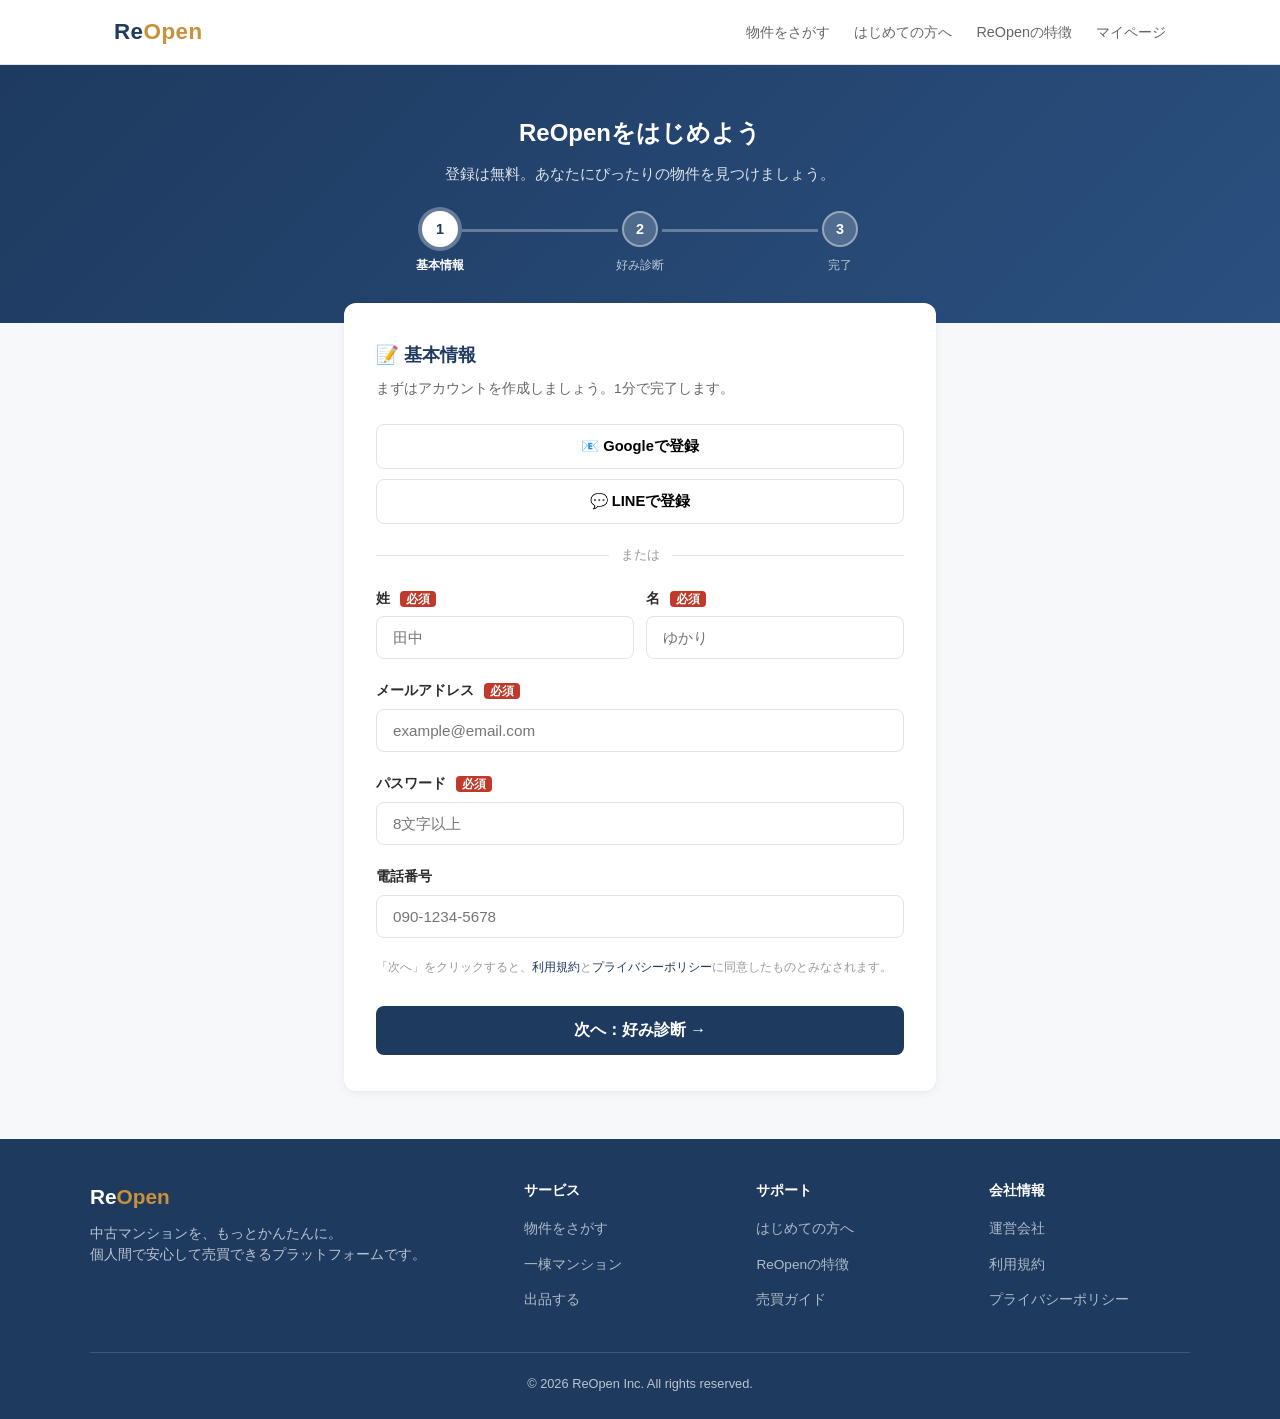
<file: register.html>
<!DOCTYPE html>
<html lang="ja">
<head>
  <meta charset="UTF-8">
  <meta name="viewport" content="width=device-width, initial-scale=1.0">
  <title>会員登録・好み診断｜ReOpen</title>
  <link rel="stylesheet" href="common.css">
  <style>
    /* ========== 登録ページ固有スタイル ========== */
    .reg-hero {
      background: linear-gradient(135deg, var(--primary) 0%, var(--primary-light) 100%);
      color: var(--white);
      text-align: center;
      padding: 48px 24px;
    }
    .reg-hero h1 {
      font-size: 1.5rem;
      font-weight: 700;
      margin-bottom: 8px;
    }
    .reg-hero p {
      font-size: 0.92rem;
      opacity: 0.85;
    }

    /* フォームコンテナ */
    .reg-container {
      max-width: 640px;
      margin: -20px auto 48px;
      padding: 0 24px;
    }
    .reg-card {
      background: var(--white);
      border-radius: var(--radius);
      box-shadow: var(--shadow);
      padding: 36px 32px;
    }
    .reg-card-title {
      font-size: 1.15rem;
      font-weight: 700;
      color: var(--primary);
      margin-bottom: 8px;
      display: flex;
      align-items: center;
      gap: 8px;
    }
    .reg-card-desc {
      font-size: 0.85rem;
      color: var(--text-light);
      margin-bottom: 24px;
      line-height: 1.6;
    }

    /* ステップパネル */
    .step-panel {
      display: none;
    }
    .step-panel.active {
      display: block;
    }

    /* フォームグループ */
    .reg-group {
      margin-bottom: 20px;
    }
    .reg-label {
      display: block;
      font-size: 0.88rem;
      font-weight: 600;
      color: var(--text);
      margin-bottom: 6px;
    }
    .reg-label .required {
      font-size: 0.72rem;
      font-weight: 700;
      color: var(--white);
      background: var(--danger);
      padding: 2px 6px;
      border-radius: 4px;
      margin-left: 6px;
    }
    .reg-input {
      width: 100%;
      padding: 12px 16px;
      font-size: 0.95rem;
      border: 1.5px solid var(--border);
      border-radius: var(--radius-sm);
      background: var(--white);
      color: var(--text);
      font-family: inherit;
      transition: border-color 0.2s;
      box-sizing: border-box;
    }
    .reg-input:focus {
      outline: none;
      border-color: var(--primary);
    }
    .reg-row {
      display: grid;
      grid-template-columns: 1fr 1fr;
      gap: 12px;
    }

    /* 予算スライダー */
    .budget-display {
      text-align: center;
      font-size: 1.3rem;
      font-weight: 700;
      color: var(--primary);
      margin-bottom: 10px;
    }
    .budget-slider {
      width: 100%;
      accent-color: var(--primary);
      height: 6px;
    }
    .budget-labels {
      display: flex;
      justify-content: space-between;
      font-size: 0.75rem;
      color: var(--text-muted);
      margin-top: 4px;
    }

    /* ボタン */
    .reg-btn-row {
      display: flex;
      gap: 12px;
      margin-top: 28px;
    }
    .reg-btn {
      flex: 1;
      padding: 14px 24px;
      font-size: 1rem;
      font-weight: 700;
      border-radius: var(--radius-sm);
      cursor: pointer;
      font-family: inherit;
      transition: all 0.2s;
      border: none;
    }
    .reg-btn-primary {
      background: var(--primary);
      color: var(--white);
    }
    .reg-btn-primary:hover {
      background: var(--primary-light);
    }
    .reg-btn-secondary {
      background: var(--white);
      color: var(--primary);
      border: 2px solid var(--primary);
    }
    .reg-btn-secondary:hover {
      background: var(--primary-pale);
    }
    .reg-btn-accent {
      background: var(--accent);
      color: var(--white);
    }
    .reg-btn-accent:hover {
      background: #b5802f;
    }

    /* 完了画面（固有） */
    .complete-profile {
      background: var(--bg);
      border-radius: var(--radius-sm);
      padding: 24px;
      margin-bottom: 24px;
    }
    .complete-profile-title {
      font-size: 0.88rem;
      font-weight: 700;
      color: var(--primary);
      margin-bottom: 12px;
    }
    .complete-tags {
      display: flex;
      gap: 8px;
      flex-wrap: wrap;
    }
    .complete-tag {
      padding: 6px 14px;
      background: var(--primary-pale);
      border-radius: 20px;
      font-size: 0.82rem;
      font-weight: 600;
      color: var(--primary);
    }

    /* ソーシャルログイン */
    .social-login {
      display: flex;
      flex-direction: column;
      gap: 10px;
      margin-bottom: 20px;
    }
    .social-btn {
      display: flex;
      align-items: center;
      justify-content: center;
      gap: 10px;
      width: 100%;
      padding: 12px;
      border: 1.5px solid var(--border);
      border-radius: var(--radius-sm);
      background: var(--white);
      font-size: 0.92rem;
      font-weight: 600;
      cursor: pointer;
      font-family: inherit;
      transition: background 0.2s;
    }
    .social-btn:hover {
      background: var(--bg);
    }
    .social-divider {
      display: flex;
      align-items: center;
      gap: 12px;
      margin-bottom: 20px;
      font-size: 0.82rem;
      color: var(--text-muted);
    }
    .social-divider::before,
    .social-divider::after {
      content: '';
      flex: 1;
      height: 1px;
      background: var(--border);
    }

    /* レスポンシブ */
    @media (max-width: 768px) {
      .reg-card { padding: 24px 20px; }
      .choice-grid { grid-template-columns: 1fr; }
      .choice-grid.cols-3 { grid-template-columns: 1fr 1fr; }
      .check-grid { grid-template-columns: 1fr 1fr; }
      .reg-row { grid-template-columns: 1fr; }
      .reg-btn-row { flex-direction: column; }
    }
  </style>
</head>
<body data-page="register">

<!-- ========== ヘッダー ========== -->
<header class="site-header"></header>

<!-- ========== ヒーロー + ステッパー ========== -->
<div class="reg-hero">
  <h1>ReOpenをはじめよう</h1>
  <p>登録は無料。あなたにぴったりの物件を見つけましょう。</p>

  <div class="stepper" id="stepper">
    <div class="stepper-item active" data-step="1">
      <div class="stepper-circle">1</div>
      <div class="stepper-label">基本情報</div>
    </div>
    <div class="stepper-item" data-step="2">
      <div class="stepper-circle">2</div>
      <div class="stepper-label">好み診断</div>
    </div>
    <div class="stepper-item" data-step="3">
      <div class="stepper-circle">3</div>
      <div class="stepper-label">完了</div>
    </div>
  </div>
</div>

<!-- ========== フォーム本体 ========== -->
<div class="reg-container">
  <div class="reg-card">

    <!-- ===== STEP 1: 基本情報 ===== -->
    <div class="step-panel active" id="step-1">
      <div class="reg-card-title">📝 基本情報</div>
      <div class="reg-card-desc">まずはアカウントを作成しましょう。1分で完了します。</div>

      <!-- ソーシャルログイン -->
      <div class="social-login">
        <button class="social-btn">📧 Googleで登録</button>
        <button class="social-btn">💬 LINEで登録</button>
      </div>
      <div class="social-divider">または</div>

      <div class="reg-row">
        <div class="reg-group">
          <label class="reg-label">姓 <span class="required">必須</span></label>
          <input type="text" class="reg-input" placeholder="田中">
        </div>
        <div class="reg-group">
          <label class="reg-label">名 <span class="required">必須</span></label>
          <input type="text" class="reg-input" placeholder="ゆかり">
        </div>
      </div>
      <div class="reg-group">
        <label class="reg-label">メールアドレス <span class="required">必須</span></label>
        <input type="email" class="reg-input" placeholder="example@email.com">
      </div>
      <div class="reg-group">
        <label class="reg-label">パスワード <span class="required">必須</span></label>
        <input type="password" class="reg-input" placeholder="8文字以上">
      </div>
      <div class="reg-group">
        <label class="reg-label">電話番号</label>
        <input type="tel" class="reg-input" placeholder="090-1234-5678">
      </div>

      <div style="font-size:0.78rem;color:var(--text-muted);margin-top:8px;line-height:1.6;">
        「次へ」をクリックすると、<a href="#">利用規約</a>と<a href="#">プライバシーポリシー</a>に同意したものとみなされます。
      </div>

      <div class="reg-btn-row">
        <button class="reg-btn reg-btn-primary" onclick="goStep(2)">次へ：好み診断 →</button>
      </div>
    </div>

    <!-- ===== STEP 2: 好み診断 ===== -->
    <div class="step-panel" id="step-2">
      <div class="reg-card-title">❤️ 好み診断</div>
      <div class="reg-card-desc">あなたの好みを教えてください。ぴったりの物件をおすすめできるようになります。あとから変更もできます。</div>

      <!-- Q1: 目的 -->
      <div class="reg-group">
        <label class="reg-label">何のためにマンションを探していますか？</label>
        <div class="choice-grid">
          <label class="choice-card" onclick="selectChoice(this)">
            <input type="radio" name="purpose" value="live">
            <div class="choice-icon">🏠</div>
            <div class="choice-label">住むため</div>
            <div class="choice-sub">自分や家族の住まい</div>
          </label>
          <label class="choice-card" onclick="selectChoice(this)">
            <input type="radio" name="purpose" value="invest">
            <div class="choice-icon">📊</div>
            <div class="choice-label">投資のため</div>
            <div class="choice-sub">賃貸に出して収入を得たい</div>
          </label>
        </div>
      </div>

      <!-- Q2: エリア -->
      <div class="reg-group">
        <label class="reg-label">どのエリアに住みたいですか？（複数選択OK）</label>
        <div class="check-grid">
          <label class="check-card" onclick="toggleCheck(this)">
            <input type="checkbox"> 東京23区
          </label>
          <label class="check-card" onclick="toggleCheck(this)">
            <input type="checkbox"> 東京23区外
          </label>
          <label class="check-card" onclick="toggleCheck(this)">
            <input type="checkbox"> 神奈川県
          </label>
          <label class="check-card" onclick="toggleCheck(this)">
            <input type="checkbox"> 埼玉県
          </label>
          <label class="check-card" onclick="toggleCheck(this)">
            <input type="checkbox"> 千葉県
          </label>
          <label class="check-card" onclick="toggleCheck(this)">
            <input type="checkbox"> 大阪府
          </label>
        </div>
      </div>

      <!-- Q3: 予算 -->
      <div class="reg-group">
        <label class="reg-label">予算はどれくらいですか？</label>
        <div class="budget-display" id="budgetDisplay">〜 5,000万円</div>
        <input type="range" class="budget-slider" min="1000" max="15000" step="500" value="5000" oninput="updateBudget(this.value)">
        <div class="budget-labels">
          <span>1,000万円</span>
          <span>1億5,000万円</span>
        </div>
      </div>

      <!-- Q4: 間取り -->
      <div class="reg-group">
        <label class="reg-label">希望の間取りは？（複数選択OK）</label>
        <div class="choice-grid cols-3">
          <label class="choice-card" onclick="selectMultiChoice(this)">
            <input type="checkbox" name="layout">
            <div class="choice-label">1R〜1K</div>
            <div class="choice-sub">ひとり暮らし向け</div>
          </label>
          <label class="choice-card" onclick="selectMultiChoice(this)">
            <input type="checkbox" name="layout">
            <div class="choice-label">1LDK〜2K</div>
            <div class="choice-sub">カップル向け</div>
          </label>
          <label class="choice-card" onclick="selectMultiChoice(this)">
            <input type="checkbox" name="layout">
            <div class="choice-label">2LDK〜3K</div>
            <div class="choice-sub">小家族向け</div>
          </label>
          <label class="choice-card" onclick="selectMultiChoice(this)">
            <input type="checkbox" name="layout">
            <div class="choice-label">3LDK</div>
            <div class="choice-sub">ファミリー向け</div>
          </label>
          <label class="choice-card" onclick="selectMultiChoice(this)">
            <input type="checkbox" name="layout">
            <div class="choice-label">4LDK以上</div>
            <div class="choice-sub">大家族向け</div>
          </label>
          <label class="choice-card" onclick="selectMultiChoice(this)">
            <input type="checkbox" name="layout">
            <div class="choice-label">こだわらない</div>
          </label>
        </div>
      </div>

      <!-- Q5: こだわり -->
      <div class="reg-group">
        <label class="reg-label">こだわりポイントは？（複数選択OK）</label>
        <div class="check-grid">
          <label class="check-card" onclick="toggleCheck(this)">
            <input type="checkbox"> 🚉 駅近（徒歩5分）
          </label>
          <label class="check-card" onclick="toggleCheck(this)">
            <input type="checkbox"> 🐕 ペットOK
          </label>
          <label class="check-card" onclick="toggleCheck(this)">
            <input type="checkbox"> ☀️ 南向き
          </label>
          <label class="check-card" onclick="toggleCheck(this)">
            <input type="checkbox"> 🔒 オートロック
          </label>
          <label class="check-card" onclick="toggleCheck(this)">
            <input type="checkbox"> 🏗️ 築10年以内
          </label>
          <label class="check-card" onclick="toggleCheck(this)">
            <input type="checkbox"> 🌡️ 床暖房
          </label>
          <label class="check-card" onclick="toggleCheck(this)">
            <input type="checkbox"> 📦 宅配ボックス
          </label>
          <label class="check-card" onclick="toggleCheck(this)">
            <input type="checkbox"> 🔲 角部屋
          </label>
          <label class="check-card" onclick="toggleCheck(this)">
            <input type="checkbox"> 🍳 食洗機
          </label>
        </div>
      </div>

      <div class="reg-btn-row">
        <button class="reg-btn reg-btn-secondary" onclick="goStep(1)">← 戻る</button>
        <button class="reg-btn reg-btn-accent" onclick="goStep(3)">診断結果を見る ✨</button>
      </div>
    </div>

    <!-- ===== STEP 3: 完了 ===== -->
    <div class="step-panel" id="step-3">
      <div class="complete-icon">🎉</div>
      <div class="complete-title">登録完了！あなたの好みプロフィール</div>
      <div class="complete-desc">好みにもとづいて、ぴったりの物件をおすすめします。<br>新着マッチ物件は通知でお届けします。</div>

      <div class="complete-profile">
        <div class="complete-profile-title">あなたの好みプロフィール</div>
        <div class="complete-tags">
          <span class="complete-tag">🏠 居住用</span>
          <span class="complete-tag">📍 東京23区</span>
          <span class="complete-tag">💰 〜5,000万円</span>
          <span class="complete-tag">📐 2LDK〜3K</span>
          <span class="complete-tag">🚉 駅近</span>
          <span class="complete-tag">🐕 ペットOK</span>
          <span class="complete-tag">☀️ 南向き</span>
        </div>
        <p style="font-size:0.78rem;color:var(--text-muted);margin-top:12px;">好みはいつでもマイページから変更できます</p>
      </div>

      <div style="background:linear-gradient(135deg,#fdf8f0,#fef3e0);border:1.5px solid #f0d9a8;border-radius:var(--radius-sm);padding:20px;text-align:center;margin-bottom:24px;">
        <div style="font-size:0.92rem;font-weight:700;color:var(--accent);margin-bottom:8px;">🔔 おすすめ通知をONにしました</div>
        <div style="font-size:0.82rem;color:var(--text-light);">好みに合う新着物件が出品されたら、すぐにお知らせします</div>
      </div>

      <div class="reg-btn-row" style="flex-direction:column;gap:10px;">
        <a href="property-list.html" class="reg-btn reg-btn-primary" style="text-align:center;text-decoration:none;display:block;">🔍 さっそく物件を見る</a>
        <a href="home.html" class="reg-btn reg-btn-secondary" style="text-align:center;text-decoration:none;display:block;">🏠 ホームへ</a>
      </div>
    </div>

  </div>
</div>

<!-- ========== フッター ========== -->
<footer class="site-footer"></footer>

<script src="common.js"></script>

<!-- ========== JavaScript ========== -->
<script>
  /* ===== ステップ切り替え ===== */
  function goStep(n) {
    // パネル切り替え
    document.querySelectorAll('.step-panel').forEach(function(p) { p.classList.remove('active'); });
    document.getElementById('step-' + n).classList.add('active');

    // ステッパー更新
    document.querySelectorAll('.stepper-item').forEach(function(item) {
      var step = parseInt(item.dataset.step);
      item.classList.remove('active', 'done');
      if (step < n) item.classList.add('done');
      if (step === n) item.classList.add('active');
    });

    // スクロールトップ
    window.scrollTo({ top: 0, behavior: 'smooth' });
  }

  /* ===== 選択カード（単一選択） ===== */
  function selectChoice(el) {
    var parent = el.closest('.choice-grid');
    parent.querySelectorAll('.choice-card').forEach(function(c) { c.classList.remove('selected'); });
    el.classList.add('selected');
  }

  /* ===== 選択カード（複数選択） ===== */
  function selectMultiChoice(el) {
    el.classList.toggle('selected');
  }

  /* ===== チェックカード ===== */
  function toggleCheck(el) {
    el.classList.toggle('selected');
  }

  /* ===== 予算スライダー ===== */
  function updateBudget(val) {
    var v = parseInt(val);
    var text;
    if (v >= 10000) {
      text = '〜 ' + (v / 10000).toFixed(1) + '億円';
      if (v % 10000 === 0) text = '〜 ' + (v / 10000) + '億円';
    } else {
      text = '〜 ' + v.toLocaleString() + '万円';
    }
    document.getElementById('budgetDisplay').textContent = text;
  }
</script>

</body>
</html>
</file>
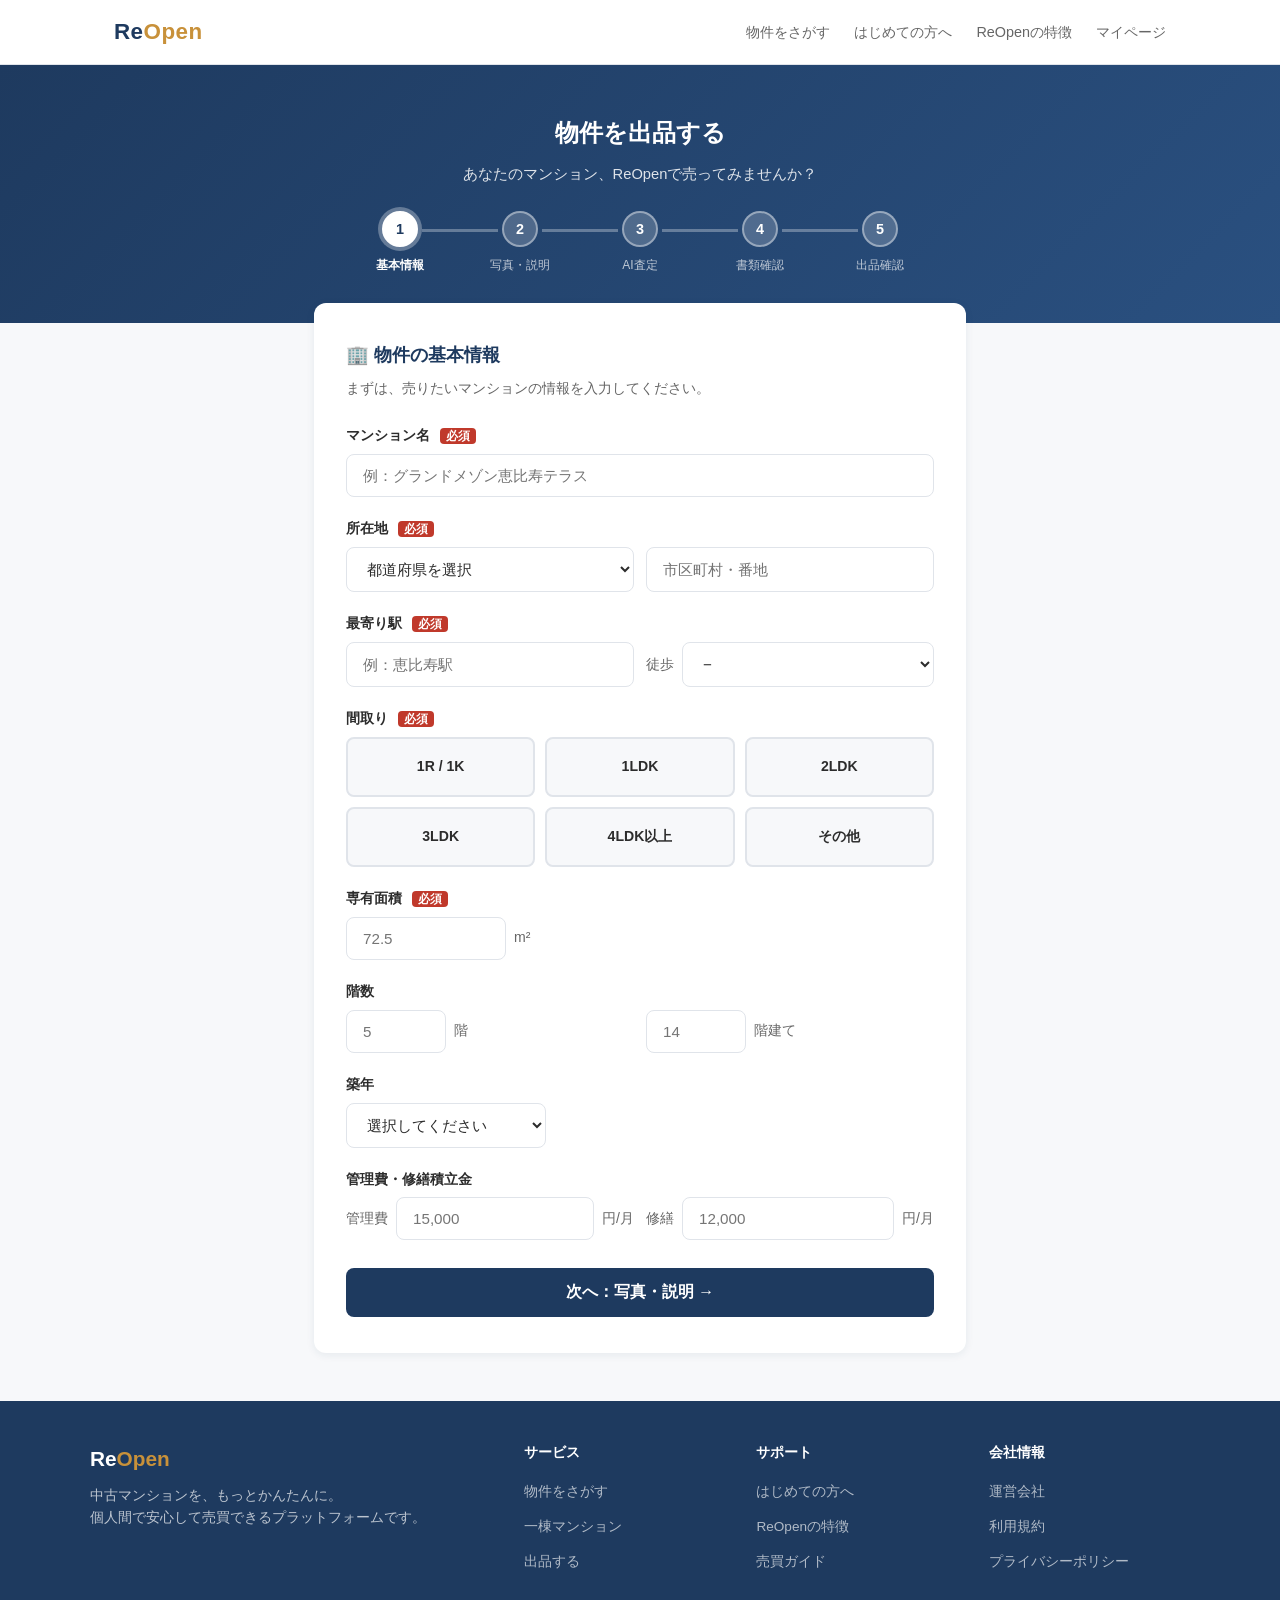
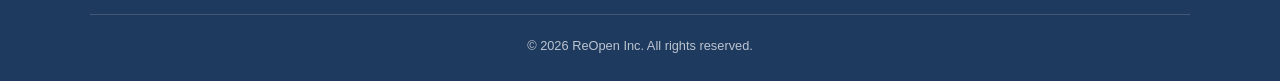
<file: sell.html>
<!DOCTYPE html>
<html lang="ja">
<head>
  <meta charset="UTF-8">
  <meta name="viewport" content="width=device-width, initial-scale=1.0">
  <title>物件を出品する｜ReOpen</title>
  <link rel="stylesheet" href="common.css">
  <style>
    /* ========== 出品ページ固有スタイル ========== */
    .sell-hero {
      background: linear-gradient(135deg, var(--primary) 0%, var(--primary-light) 100%);
      color: var(--white);
      text-align: center;
      padding: 48px 24px;
    }
    .sell-hero h1 {
      font-size: 1.5rem;
      font-weight: 700;
      margin-bottom: 8px;
    }
    .sell-hero p {
      font-size: 0.92rem;
      opacity: 0.85;
    }

    /* フォームコンテナ */
    .sell-container {
      max-width: 700px;
      margin: -20px auto 48px;
      padding: 0 24px;
    }
    .sell-card {
      background: var(--white);
      border-radius: var(--radius);
      box-shadow: var(--shadow);
      padding: 36px 32px;
    }
    .sell-card-title {
      font-size: 1.15rem;
      font-weight: 700;
      color: var(--primary);
      margin-bottom: 8px;
      display: flex;
      align-items: center;
      gap: 8px;
    }
    .sell-card-desc {
      font-size: 0.85rem;
      color: var(--text-light);
      margin-bottom: 24px;
      line-height: 1.6;
    }

    /* ステップパネル */
    .step-panel { display: none; }
    .step-panel.active { display: block; }

    /* フォームグループ */
    .sell-group { margin-bottom: 20px; }
    .sell-label {
      display: block;
      font-size: 0.88rem;
      font-weight: 600;
      color: var(--text);
      margin-bottom: 6px;
    }
    .sell-label .required {
      font-size: 0.72rem;
      font-weight: 700;
      color: var(--white);
      background: var(--danger);
      padding: 2px 6px;
      border-radius: 4px;
      margin-left: 6px;
    }
    .sell-input, .sell-select, .sell-textarea {
      width: 100%;
      padding: 12px 16px;
      font-size: 0.95rem;
      border: 1.5px solid var(--border);
      border-radius: var(--radius-sm);
      background: var(--white);
      color: var(--text);
      font-family: inherit;
      transition: border-color 0.2s;
      box-sizing: border-box;
    }
    .sell-input:focus, .sell-select:focus, .sell-textarea:focus {
      outline: none;
      border-color: var(--primary);
    }
    .sell-textarea {
      resize: vertical;
      min-height: 100px;
    }
    .sell-row {
      display: grid;
      grid-template-columns: 1fr 1fr;
      gap: 12px;
    }
    .sell-row-3 {
      display: grid;
      grid-template-columns: 1fr 1fr 1fr;
      gap: 12px;
    }
    .sell-inline {
      display: flex;
      align-items: center;
      gap: 8px;
    }
    .sell-inline .sell-input,
    .sell-inline .sell-select {
      flex: 1;
    }
    .sell-unit {
      font-size: 0.88rem;
      color: var(--text-light);
      white-space: nowrap;
      flex-shrink: 0;
    }

    /* 出品ページ用 choice-grid 上書き（3列デフォルト） */
    .choice-grid { grid-template-columns: repeat(3, 1fr); }

    /* 写真アップロードエリア */
    .photo-grid {
      display: grid;
      grid-template-columns: repeat(3, 1fr);
      gap: 12px;
      margin-bottom: 20px;
    }
    .photo-slot {
      aspect-ratio: 4/3;
      border: 2px dashed var(--border);
      border-radius: var(--radius-sm);
      display: flex;
      flex-direction: column;
      align-items: center;
      justify-content: center;
      gap: 8px;
      cursor: pointer;
      transition: all 0.2s;
      background: var(--bg);
      position: relative;
    }
    .photo-slot:hover {
      border-color: var(--primary);
      background: var(--primary-pale);
    }
    .photo-slot-icon { font-size: 1.8rem; opacity: 0.5; }
    .photo-slot-text { font-size: 0.75rem; color: var(--text-muted); }
    .photo-slot-caption {
      position: absolute;
      bottom: 0;
      left: 0;
      right: 0;
      padding: 4px 8px;
      font-size: 0.72rem;
      text-align: center;
      color: var(--text-light);
      background: rgba(255,255,255,0.9);
      border-top: 1px solid var(--border-light);
      border-radius: 0 0 6px 6px;
    }
    .photo-tips {
      background: #fdf8f0;
      border: 1.5px solid #f0d9a8;
      border-radius: var(--radius-sm);
      padding: 14px 18px;
      margin-bottom: 24px;
    }
    .photo-tips-title {
      font-size: 0.85rem;
      font-weight: 700;
      color: var(--accent);
      margin-bottom: 6px;
    }
    .photo-tips-list {
      font-size: 0.8rem;
      color: var(--text-light);
      line-height: 1.7;
      list-style: none;
      padding: 0;
    }
    .photo-tips-list li::before {
      content: '💡 ';
    }

    /* AI査定モック（出品固有の追加） */
    .ai-mock { margin-bottom: 24px; }
    .ai-loading {
      display: flex;
      flex-direction: column;
      align-items: center;
      gap: 16px;
      padding: 40px 20px;
    }
    .ai-loading-icon {
      font-size: 2.5rem;
      animation: pulse 1.5s ease infinite;
    }
    @keyframes pulse {
      0%, 100% { opacity: 1; transform: scale(1); }
      50% { opacity: 0.5; transform: scale(0.95); }
    }
    .ai-loading-text {
      font-size: 0.95rem;
      font-weight: 600;
      color: var(--primary);
    }
    .ai-loading-sub {
      font-size: 0.82rem;
      color: var(--text-muted);
    }

    /* 価格入力エリア */
    .price-input-area {
      background: var(--bg);
      border-radius: var(--radius-sm);
      padding: 24px;
      margin-bottom: 24px;
    }
    .price-input-area label {
      display: block;
      font-size: 0.92rem;
      font-weight: 700;
      color: var(--primary);
      margin-bottom: 10px;
    }
    .price-input-row {
      display: flex;
      align-items: center;
      gap: 10px;
      margin-bottom: 10px;
    }
    .price-input {
      flex: 1;
      max-width: 240px;
      padding: 14px 18px;
      font-size: 1.2rem;
      font-weight: 700;
      text-align: right;
      border: 2px solid var(--primary);
      border-radius: var(--radius-sm);
      color: var(--primary);
      font-family: inherit;
    }
    .price-input:focus {
      outline: none;
      border-color: var(--accent);
    }
    .price-feedback {
      font-size: 0.85rem;
      font-weight: 600;
      padding: 6px 14px;
      border-radius: 20px;
      display: inline-block;
    }
    .price-feedback.good {
      background: #e8f5e9;
      color: var(--success);
    }
    .price-feedback.high {
      background: #fff3e0;
      color: #e65100;
    }

    /* 類似物件カード */
    .comp-cards {
      display: grid;
      grid-template-columns: repeat(3, 1fr);
      gap: 12px;
      margin-top: 16px;
    }
    .comp-card {
      background: var(--white);
      border: 1.5px solid var(--border);
      border-radius: var(--radius-sm);
      padding: 14px;
    }
    .comp-card-label {
      font-size: 0.72rem;
      color: var(--text-muted);
      margin-bottom: 4px;
    }
    .comp-card-name {
      font-size: 0.82rem;
      font-weight: 600;
      color: var(--text);
      margin-bottom: 6px;
      line-height: 1.4;
    }
    .comp-card-price {
      font-size: 1rem;
      font-weight: 700;
      color: var(--primary);
      margin-bottom: 4px;
    }
    .comp-card-info {
      font-size: 0.72rem;
      color: var(--text-muted);
    }

    /* 書類チェックリスト */
    .doc-progress-bar {
      height: 8px;
      background: var(--border);
      border-radius: 4px;
      margin-bottom: 16px;
      overflow: hidden;
    }
    .doc-progress-fill {
      height: 100%;
      background: var(--success);
      border-radius: 4px;
      transition: width 0.4s ease;
    }
    .doc-progress-text {
      font-size: 0.82rem;
      color: var(--text-light);
      margin-bottom: 8px;
    }
    .doc-list {
      list-style: none;
      padding: 0;
      margin: 0 0 20px;
    }
    .doc-item {
      display: flex;
      align-items: center;
      gap: 12px;
      padding: 12px 16px;
      border-bottom: 1px solid var(--border-light);
      font-size: 0.9rem;
      cursor: pointer;
      transition: background 0.15s;
    }
    .doc-item:hover { background: var(--bg); }
    .doc-item:last-child { border-bottom: none; }
    .doc-item input[type="checkbox"] {
      width: 20px;
      height: 20px;
      accent-color: var(--success);
      cursor: pointer;
      flex-shrink: 0;
    }
    .doc-item.checked .doc-item-label {
      color: var(--text-muted);
      text-decoration: line-through;
    }
    .doc-item-label { flex: 1; }
    .doc-item-status {
      font-size: 0.78rem;
      font-weight: 600;
    }
    .doc-item-status.done { color: var(--success); }
    .doc-item-status.pending { color: var(--text-muted); }

    /* 本人確認バッジ */
    .verify-status {
      display: flex;
      align-items: center;
      gap: 12px;
      padding: 16px 20px;
      border-radius: var(--radius-sm);
      margin-bottom: 16px;
    }
    .verify-status.verified {
      background: #e8f5e9;
      border: 1.5px solid #c8e6c9;
    }
    .verify-status.unverified {
      background: #fff3e0;
      border: 1.5px solid #ffe0b2;
    }
    .verify-icon { font-size: 1.5rem; }
    .verify-text { flex: 1; }
    .verify-text-main {
      font-size: 0.9rem;
      font-weight: 700;
    }
    .verify-text-sub {
      font-size: 0.78rem;
      color: var(--text-light);
      margin-top: 2px;
    }
    .verify-btn {
      padding: 8px 18px;
      font-size: 0.82rem;
      font-weight: 700;
      border: none;
      border-radius: var(--radius-sm);
      cursor: pointer;
      font-family: inherit;
      background: var(--accent);
      color: var(--white);
    }
    .verify-btn:hover { background: #b5802f; }

    /* 注意書き */
    .sell-notice {
      background: var(--bg);
      border-left: 3px solid var(--primary);
      padding: 12px 16px;
      font-size: 0.82rem;
      color: var(--text-light);
      line-height: 1.6;
      border-radius: 0 var(--radius-sm) var(--radius-sm) 0;
    }

    /* プレビューカード */
    .preview-card {
      background: var(--bg);
      border-radius: var(--radius);
      overflow: hidden;
      margin-bottom: 24px;
    }
    .preview-photos {
      display: flex;
      gap: 4px;
      height: 160px;
      overflow: hidden;
    }
    .preview-photo {
      flex: 1;
      background: var(--primary-pale);
      display: flex;
      align-items: center;
      justify-content: center;
      font-size: 2rem;
      color: var(--primary);
      min-width: 0;
    }
    .preview-body {
      padding: 20px 24px;
    }
    .preview-badges {
      display: flex;
      gap: 6px;
      margin-bottom: 10px;
    }
    .preview-badge {
      font-size: 0.72rem;
      font-weight: 600;
      padding: 3px 10px;
      border-radius: 12px;
      background: #e8f5e9;
      color: #2e7d32;
    }
    .preview-name {
      font-size: 1.1rem;
      font-weight: 700;
      color: var(--text);
      margin-bottom: 6px;
    }
    .preview-price {
      font-size: 1.3rem;
      font-weight: 700;
      color: var(--primary);
      margin-bottom: 10px;
    }
    .preview-specs {
      display: flex;
      gap: 16px;
      flex-wrap: wrap;
      font-size: 0.82rem;
      color: var(--text-light);
      margin-bottom: 12px;
    }
    .preview-comment {
      background: var(--white);
      border-radius: var(--radius-sm);
      padding: 14px 18px;
      font-size: 0.85rem;
      color: var(--text-light);
      line-height: 1.6;
    }
    .preview-comment-label {
      font-size: 0.78rem;
      font-weight: 700;
      color: var(--primary);
      margin-bottom: 4px;
    }

    /* 完了画面（出品固有） */
    .next-steps {
      background: var(--bg);
      border-radius: var(--radius-sm);
      padding: 24px;
      margin-bottom: 24px;
    }
    .next-steps-title {
      font-size: 0.92rem;
      font-weight: 700;
      color: var(--primary);
      margin-bottom: 14px;
    }
    .next-step-item {
      display: flex;
      align-items: flex-start;
      gap: 12px;
      padding: 10px 0;
      border-bottom: 1px solid var(--border-light);
    }
    .next-step-item:last-child { border-bottom: none; }
    .next-step-num {
      width: 28px;
      height: 28px;
      border-radius: 50%;
      background: var(--primary);
      color: var(--white);
      display: flex;
      align-items: center;
      justify-content: center;
      font-size: 0.78rem;
      font-weight: 700;
      flex-shrink: 0;
    }
    .next-step-text {
      font-size: 0.88rem;
      color: var(--text);
      line-height: 1.5;
    }
    .next-step-text strong {
      display: block;
      margin-bottom: 2px;
    }
    .next-step-text span {
      font-size: 0.8rem;
      color: var(--text-light);
    }

    /* ボタン */
    .sell-btn-row {
      display: flex;
      gap: 12px;
      margin-top: 28px;
    }
    .sell-btn {
      flex: 1;
      padding: 14px 24px;
      font-size: 1rem;
      font-weight: 700;
      border-radius: var(--radius-sm);
      cursor: pointer;
      font-family: inherit;
      transition: all 0.2s;
      border: none;
    }
    .sell-btn-primary {
      background: var(--primary);
      color: var(--white);
    }
    .sell-btn-primary:hover { background: var(--primary-light); }
    .sell-btn-secondary {
      background: var(--white);
      color: var(--primary);
      border: 2px solid var(--primary);
    }
    .sell-btn-secondary:hover { background: var(--primary-pale); }
    .sell-btn-accent {
      background: var(--accent);
      color: var(--white);
    }
    .sell-btn-accent:hover { background: #b5802f; }

    /* レスポンシブ */
    @media (max-width: 768px) {
      .sell-card { padding: 24px 20px; }
      .choice-grid { grid-template-columns: 1fr 1fr; }
      .check-grid { grid-template-columns: 1fr 1fr; }
      .sell-row, .sell-row-3 { grid-template-columns: 1fr; }
      .sell-btn-row { flex-direction: column; }
      .photo-grid { grid-template-columns: 1fr 1fr; }
      .comp-cards { grid-template-columns: 1fr; }
      .preview-photos { height: 120px; }
    }
  </style>
</head>
<body data-page="sell">

<!-- ========== ヘッダー ========== -->
<header class="site-header"></header>

<!-- ========== ヒーロー + ステッパー ========== -->
<div class="sell-hero">
  <h1>物件を出品する</h1>
  <p>あなたのマンション、ReOpenで売ってみませんか？</p>

  <div class="stepper" id="stepper">
    <div class="stepper-item active" data-step="1">
      <div class="stepper-circle">1</div>
      <div class="stepper-label">基本情報</div>
    </div>
    <div class="stepper-item" data-step="2">
      <div class="stepper-circle">2</div>
      <div class="stepper-label">写真・説明</div>
    </div>
    <div class="stepper-item" data-step="3">
      <div class="stepper-circle">3</div>
      <div class="stepper-label">AI査定</div>
    </div>
    <div class="stepper-item" data-step="4">
      <div class="stepper-circle">4</div>
      <div class="stepper-label">書類確認</div>
    </div>
    <div class="stepper-item" data-step="5">
      <div class="stepper-circle">5</div>
      <div class="stepper-label">出品確認</div>
    </div>
  </div>
</div>

<!-- ========== フォーム本体 ========== -->
<div class="sell-container">
  <div class="sell-card">

    <!-- ===== STEP 1: 物件の基本情報 ===== -->
    <div class="step-panel active" id="step-1">
      <div class="sell-card-title">🏢 物件の基本情報</div>
      <div class="sell-card-desc">まずは、売りたいマンションの情報を入力してください。</div>

      <!-- マンション名 -->
      <div class="sell-group">
        <label class="sell-label">マンション名 <span class="required">必須</span></label>
        <input type="text" class="sell-input" id="propName" placeholder="例：グランドメゾン恵比寿テラス">
      </div>

      <!-- 所在地 -->
      <div class="sell-group">
        <label class="sell-label">所在地 <span class="required">必須</span></label>
        <div class="sell-row">
          <select class="sell-select" id="propPref">
            <option value="">都道府県を選択</option>
            <option>東京都</option>
            <option>神奈川県</option>
            <option>埼玉県</option>
            <option>千葉県</option>
            <option>大阪府</option>
            <option>兵庫県</option>
            <option>京都府</option>
            <option>愛知県</option>
            <option>福岡県</option>
            <option>北海道</option>
          </select>
          <input type="text" class="sell-input" id="propCity" placeholder="市区町村・番地">
        </div>
      </div>

      <!-- 最寄り駅 -->
      <div class="sell-group">
        <label class="sell-label">最寄り駅 <span class="required">必須</span></label>
        <div class="sell-row">
          <input type="text" class="sell-input" id="propStation" placeholder="例：恵比寿駅">
          <div class="sell-inline">
            <span class="sell-unit">徒歩</span>
            <select class="sell-select" id="propWalk">
              <option value="">−</option>
              <option>1分</option>
              <option>2分</option>
              <option>3分</option>
              <option>5分</option>
              <option>7分</option>
              <option>10分</option>
              <option>15分</option>
              <option>20分以上</option>
            </select>
          </div>
        </div>
      </div>

      <!-- 間取り -->
      <div class="sell-group">
        <label class="sell-label">間取り <span class="required">必須</span></label>
        <div class="choice-grid" id="layoutGrid">
          <label class="choice-card" onclick="selectChoice(this)">
            <input type="radio" name="layout" value="1R">
            <div class="choice-label">1R / 1K</div>
          </label>
          <label class="choice-card" onclick="selectChoice(this)">
            <input type="radio" name="layout" value="1LDK">
            <div class="choice-label">1LDK</div>
          </label>
          <label class="choice-card" onclick="selectChoice(this)">
            <input type="radio" name="layout" value="2LDK">
            <div class="choice-label">2LDK</div>
          </label>
          <label class="choice-card" onclick="selectChoice(this)">
            <input type="radio" name="layout" value="3LDK">
            <div class="choice-label">3LDK</div>
          </label>
          <label class="choice-card" onclick="selectChoice(this)">
            <input type="radio" name="layout" value="4LDK+">
            <div class="choice-label">4LDK以上</div>
          </label>
          <label class="choice-card" onclick="selectChoice(this)">
            <input type="radio" name="layout" value="other">
            <div class="choice-label">その他</div>
          </label>
        </div>
      </div>

      <!-- 専有面積 -->
      <div class="sell-group">
        <label class="sell-label">専有面積 <span class="required">必須</span></label>
        <div class="sell-inline">
          <input type="number" class="sell-input" id="propArea" placeholder="72.5" style="max-width:160px;">
          <span class="sell-unit">m²</span>
        </div>
      </div>

      <!-- 階数 -->
      <div class="sell-group">
        <label class="sell-label">階数</label>
        <div class="sell-row">
          <div class="sell-inline">
            <input type="number" class="sell-input" id="propFloor" placeholder="5" style="max-width:100px;">
            <span class="sell-unit">階</span>
          </div>
          <div class="sell-inline">
            <input type="number" class="sell-input" id="propTotalFloor" placeholder="14" style="max-width:100px;">
            <span class="sell-unit">階建て</span>
          </div>
        </div>
      </div>

      <!-- 築年 -->
      <div class="sell-group">
        <label class="sell-label">築年</label>
        <select class="sell-select" id="propYear" style="max-width:200px;">
          <option value="">選択してください</option>
          <option value="2026">2026年（新築）</option>
          <option>2025年</option>
          <option>2024年</option>
          <option>2023年</option>
          <option>2022年</option>
          <option>2021年</option>
          <option>2020年</option>
          <option>2019年</option>
          <option>2018年</option>
          <option>2017年</option>
          <option>2016年</option>
          <option>2015年</option>
          <option>2010年〜2014年</option>
          <option>2005年〜2009年</option>
          <option>2000年〜2004年</option>
          <option>1995年〜1999年</option>
          <option>1990年〜1994年</option>
          <option>1985年〜1989年</option>
          <option>1984年以前</option>
        </select>
      </div>

      <!-- 管理費・修繕積立金 -->
      <div class="sell-group">
        <label class="sell-label">管理費・修繕積立金</label>
        <div class="sell-row">
          <div class="sell-inline">
            <span class="sell-unit">管理費</span>
            <input type="number" class="sell-input" id="propMgmt" placeholder="15,000">
            <span class="sell-unit">円/月</span>
          </div>
          <div class="sell-inline">
            <span class="sell-unit">修繕</span>
            <input type="number" class="sell-input" id="propRepair" placeholder="12,000">
            <span class="sell-unit">円/月</span>
          </div>
        </div>
      </div>

      <div class="sell-btn-row">
        <button class="sell-btn sell-btn-primary" onclick="goStep(2)">次へ：写真・説明 →</button>
      </div>
    </div>

    <!-- ===== STEP 2: 写真と説明 ===== -->
    <div class="step-panel" id="step-2">
      <div class="sell-card-title">📸 写真と説明</div>
      <div class="sell-card-desc">物件の写真とアピールポイントを入力してください。写真が多いほど買い手に伝わりやすくなります。</div>

      <!-- 写真アップロード（モック） -->
      <div class="sell-group">
        <label class="sell-label">物件の写真（最大12枚）</label>
        <div class="photo-grid">
          <div class="photo-slot" onclick="mockUpload(this)">
            <div class="photo-slot-icon">📷</div>
            <div class="photo-slot-text">タップして追加</div>
            <div class="photo-slot-caption">リビング</div>
          </div>
          <div class="photo-slot" onclick="mockUpload(this)">
            <div class="photo-slot-icon">📷</div>
            <div class="photo-slot-text">タップして追加</div>
            <div class="photo-slot-caption">キッチン</div>
          </div>
          <div class="photo-slot" onclick="mockUpload(this)">
            <div class="photo-slot-icon">📷</div>
            <div class="photo-slot-text">タップして追加</div>
            <div class="photo-slot-caption">寝室</div>
          </div>
          <div class="photo-slot" onclick="mockUpload(this)">
            <div class="photo-slot-icon">📷</div>
            <div class="photo-slot-text">タップして追加</div>
            <div class="photo-slot-caption">浴室</div>
          </div>
          <div class="photo-slot" onclick="mockUpload(this)">
            <div class="photo-slot-icon">📷</div>
            <div class="photo-slot-text">タップして追加</div>
            <div class="photo-slot-caption">眺望</div>
          </div>
          <div class="photo-slot" onclick="mockUpload(this)">
            <div class="photo-slot-icon">📷</div>
            <div class="photo-slot-text">タップして追加</div>
            <div class="photo-slot-caption">外観</div>
          </div>
          <div class="photo-slot" onclick="mockUpload(this)">
            <div class="photo-slot-icon">📷</div>
            <div class="photo-slot-text">タップして追加</div>
            <div class="photo-slot-caption">洗面所</div>
          </div>
          <div class="photo-slot" onclick="mockUpload(this)">
            <div class="photo-slot-icon">📷</div>
            <div class="photo-slot-text">タップして追加</div>
            <div class="photo-slot-caption">トイレ</div>
          </div>
          <div class="photo-slot" onclick="mockUpload(this)">
            <div class="photo-slot-icon">📷</div>
            <div class="photo-slot-text">タップして追加</div>
            <div class="photo-slot-caption">収納</div>
          </div>
          <div class="photo-slot" onclick="mockUpload(this)">
            <div class="photo-slot-icon">📷</div>
            <div class="photo-slot-text">タップして追加</div>
            <div class="photo-slot-caption">バルコニー</div>
          </div>
          <div class="photo-slot" onclick="mockUpload(this)">
            <div class="photo-slot-icon">📷</div>
            <div class="photo-slot-text">タップして追加</div>
            <div class="photo-slot-caption">玄関</div>
          </div>
          <div class="photo-slot" onclick="mockUpload(this)">
            <div class="photo-slot-icon">📷</div>
            <div class="photo-slot-text">タップして追加</div>
            <div class="photo-slot-caption">その他</div>
          </div>
        </div>

        <div class="photo-tips">
          <div class="photo-tips-title">写真をキレイに撮るコツ</div>
          <ul class="photo-tips-list">
            <li>自然光が入る昼間に撮影すると、明るく好印象に</li>
            <li>広角（なるべく引いて）で撮ると、部屋が広く見えます</li>
            <li>掃除をしてから撮影すると、より魅力的に伝わります</li>
          </ul>
        </div>
      </div>

      <!-- 売主コメント -->
      <div class="sell-group">
        <label class="sell-label">この物件の良いところ</label>
        <textarea class="sell-textarea" id="propGood" placeholder="例：日当たりがとても良く、リビングから富士山が見えます。駅まで徒歩3分で通勤に便利です。"></textarea>
      </div>
      <div class="sell-group">
        <label class="sell-label">気になるところ・注意点</label>
        <textarea class="sell-textarea" id="propNote" placeholder="例：築20年なので水回りはリフォームが必要かもしれません。前の道路は朝の交通量が多めです。"></textarea>
      </div>

      <!-- 設備チェック -->
      <div class="sell-group">
        <label class="sell-label">設備・特徴（あてはまるものをすべて選択）</label>
        <div class="check-grid" id="equipGrid">
          <label class="check-card" onclick="toggleCheck(this)">
            <input type="checkbox"> 🔒 オートロック
          </label>
          <label class="check-card" onclick="toggleCheck(this)">
            <input type="checkbox"> 🐕 ペットOK
          </label>
          <label class="check-card" onclick="toggleCheck(this)">
            <input type="checkbox"> ☀️ 南向き
          </label>
          <label class="check-card" onclick="toggleCheck(this)">
            <input type="checkbox"> 🔲 角部屋
          </label>
          <label class="check-card" onclick="toggleCheck(this)">
            <input type="checkbox"> 🌡️ 床暖房
          </label>
          <label class="check-card" onclick="toggleCheck(this)">
            <input type="checkbox"> 🍳 食洗機
          </label>
          <label class="check-card" onclick="toggleCheck(this)">
            <input type="checkbox"> 📦 宅配ボックス
          </label>
          <label class="check-card" onclick="toggleCheck(this)">
            <input type="checkbox"> 💨 浴室乾燥機
          </label>
          <label class="check-card" onclick="toggleCheck(this)">
            <input type="checkbox"> 🅿️ 駐車場あり
          </label>
        </div>
      </div>

      <div class="sell-btn-row">
        <button class="sell-btn sell-btn-secondary" onclick="goStep(1)">← 戻る</button>
        <button class="sell-btn sell-btn-primary" onclick="goStep(3)">次へ：AI査定 →</button>
      </div>
    </div>

    <!-- ===== STEP 3: AI価格査定 ===== -->
    <div class="step-panel" id="step-3">
      <div class="sell-card-title">🤖 AI価格査定</div>
      <div class="sell-card-desc">入力いただいた情報をもとに、AIが適正価格を算出しました。</div>

      <!-- AI査定演出 → 結果 -->
      <div class="ai-mock" id="aiMock">
        <p class="text-sm fw-bold mb-8" style="color:var(--primary);">あなたの物件のAI査定結果</p>
        <div class="ai-mock-screen">
          <div class="ai-mock-title" id="aiTitle">グランドメゾン恵比寿テラス 3LDK / 72.5m²</div>
          <div class="ai-mock-bar">
            <span class="ai-mock-bar-label">低め</span>
            <div class="ai-mock-bar-track">
              <div class="ai-mock-bar-fill" id="aiBarLow" style="width:0%;background:var(--border);"></div>
            </div>
            <span class="ai-mock-bar-value">4,200万円</span>
          </div>
          <div class="ai-mock-bar">
            <span class="ai-mock-bar-label" style="font-weight:700;">適正価格</span>
            <div class="ai-mock-bar-track">
              <div class="ai-mock-bar-fill" id="aiBarMid" style="width:0%;background:var(--primary);"></div>
            </div>
            <span class="ai-mock-bar-value" style="color:var(--primary);">4,800万円</span>
          </div>
          <div class="ai-mock-bar">
            <span class="ai-mock-bar-label">高め</span>
            <div class="ai-mock-bar-track">
              <div class="ai-mock-bar-fill" id="aiBarHigh" style="width:0%;background:var(--accent);"></div>
            </div>
            <span class="ai-mock-bar-value">5,400万円</span>
          </div>
          <div class="ai-mock-result">
            おすすめの出品価格帯は <strong>4,500〜5,000万円</strong> です
          </div>
        </div>
      </div>

      <!-- 出品価格の設定 -->
      <div class="price-input-area">
        <label>出品価格を入力してください</label>
        <div class="price-input-row">
          <input type="number" class="price-input" id="listingPrice" placeholder="4800" oninput="checkPrice(this.value)">
          <span class="sell-unit" style="font-size:1rem;font-weight:700;">万円</span>
        </div>
        <div id="priceFeedback"></div>
      </div>

      <!-- 周辺の類似物件 -->
      <div class="sell-group">
        <label class="sell-label">周辺の類似物件の成約実績</label>
        <div class="comp-cards">
          <div class="comp-card">
            <div class="comp-card-label">2025年10月成約</div>
            <div class="comp-card-name">パークハウス恵比寿南</div>
            <div class="comp-card-price">4,680万円</div>
            <div class="comp-card-info">3LDK / 68.2m² / 築12年</div>
          </div>
          <div class="comp-card">
            <div class="comp-card-label">2025年8月成約</div>
            <div class="comp-card-name">ブリリア目黒</div>
            <div class="comp-card-price">5,120万円</div>
            <div class="comp-card-info">3LDK / 74.8m² / 築8年</div>
          </div>
          <div class="comp-card">
            <div class="comp-card-label">2025年6月成約</div>
            <div class="comp-card-name">プラウド渋谷</div>
            <div class="comp-card-price">4,950万円</div>
            <div class="comp-card-info">2LDK / 65.3m² / 築5年</div>
          </div>
        </div>
      </div>

      <div class="sell-btn-row">
        <button class="sell-btn sell-btn-secondary" onclick="goStep(2)">← 戻る</button>
        <button class="sell-btn sell-btn-primary" onclick="goStep(4)">次へ：書類確認 →</button>
      </div>
    </div>

    <!-- ===== STEP 4: 書類の確認 ===== -->
    <div class="step-panel" id="step-4">
      <div class="sell-card-title">📋 書類の確認</div>
      <div class="sell-card-desc">出品に必要な書類を確認しましょう。書類は出品後でも提出できます。</div>

      <!-- 本人確認の状態 -->
      <div class="sell-group">
        <label class="sell-label">本人確認</label>
        <div class="verify-status unverified" id="verifyStatus">
          <div class="verify-icon">⚠️</div>
          <div class="verify-text">
            <div class="verify-text-main">本人確認がまだ完了していません</div>
            <div class="verify-text-sub">本人確認が完了すると「本人確認済み」バッジがつき、信頼度がアップします</div>
          </div>
          <button class="verify-btn" onclick="mockVerify()">本人確認する</button>
        </div>
      </div>

      <!-- 必要書類チェックリスト -->
      <div class="sell-group">
        <label class="sell-label">必要書類チェックリスト</label>
        <div class="doc-progress-text">提出済み: <strong id="docCount">0</strong> / 5 書類</div>
        <div class="doc-progress-bar">
          <div class="doc-progress-fill" id="docProgressFill" style="width:0%"></div>
        </div>
        <ul class="doc-list" id="docList">
          <li class="doc-item" onclick="toggleDoc(this)">
            <input type="checkbox">
            <span class="doc-item-label">登記簿謄本（登記事項証明書）</span>
            <span class="doc-item-status pending">未提出</span>
          </li>
          <li class="doc-item" onclick="toggleDoc(this)">
            <input type="checkbox">
            <span class="doc-item-label">本人確認書類（運転免許証・マイナンバーカード等）</span>
            <span class="doc-item-status pending">未提出</span>
          </li>
          <li class="doc-item" onclick="toggleDoc(this)">
            <input type="checkbox">
            <span class="doc-item-label">固定資産税納税通知書</span>
            <span class="doc-item-status pending">未提出</span>
          </li>
          <li class="doc-item" onclick="toggleDoc(this)">
            <input type="checkbox">
            <span class="doc-item-label">管理規約・重要事項説明書</span>
            <span class="doc-item-status pending">未提出</span>
          </li>
          <li class="doc-item" onclick="toggleDoc(this)">
            <input type="checkbox">
            <span class="doc-item-label">印鑑証明書（発行から3ヶ月以内）</span>
            <span class="doc-item-status pending">未提出</span>
          </li>
        </ul>
      </div>

      <div class="sell-notice">
        書類は出品後でも提出できます。ただし、すべての書類が揃うまで取引を進めることはできません。出品後にマイページからアップロードしてください。
      </div>

      <div class="sell-btn-row">
        <button class="sell-btn sell-btn-secondary" onclick="goStep(3)">← 戻る</button>
        <button class="sell-btn sell-btn-primary" onclick="goStep(5)">次へ：出品確認 →</button>
      </div>
    </div>

    <!-- ===== STEP 5: 出品確認・完了 ===== -->
    <div class="step-panel" id="step-5">
      <!-- 確認画面（出品前） -->
      <div id="confirmView">
        <div class="sell-card-title">✅ 出品内容の確認</div>
        <div class="sell-card-desc">以下の内容で出品します。問題がなければ「出品する」を押してください。</div>

        <!-- プレビューカード -->
        <div class="preview-card">
          <div class="preview-photos">
            <div class="preview-photo">🏠</div>
            <div class="preview-photo">🍳</div>
            <div class="preview-photo">🛏️</div>
          </div>
          <div class="preview-body">
            <div class="preview-badges">
              <span class="preview-badge">✅ 本人確認済み</span>
            </div>
            <div class="preview-name" id="previewName">グランドメゾン恵比寿テラス</div>
            <div class="preview-price" id="previewPrice">4,800万円</div>
            <div class="preview-specs">
              <span id="previewLayout">3LDK</span>
              <span id="previewArea">72.5m²</span>
              <span id="previewFloor">5階/14階建て</span>
              <span id="previewStation">恵比寿駅 徒歩3分</span>
            </div>
            <div class="preview-comment">
              <div class="preview-comment-label">売主コメント</div>
              <span id="previewComment">日当たりがとても良く、リビングから富士山が見えます。駅まで徒歩3分で通勤に便利です。</span>
            </div>
          </div>
        </div>

        <div style="background:linear-gradient(135deg,#fdf8f0,#fef3e0);border:1.5px solid #f0d9a8;border-radius:8px;padding:14px 18px;margin-bottom:16px;font-size:0.88rem;">
          <div style="font-weight:700;color:var(--primary);margin-bottom:6px;">💰 売却時の手数料</div>
          <div style="color:var(--text);">成約時に <strong style="color:var(--accent);">販売価格の1.5%</strong> が手数料としてかかります。</div>
          <div style="font-size:0.8rem;color:var(--text-light);margin-top:4px;">例：4,800万円で成約 → 手数料 約72万円（従来の約半額）</div>
        </div>

        <div style="font-size:0.78rem;color:var(--text-muted);line-height:1.6;margin-bottom:8px;">
          「出品する」をクリックすると、<a href="#">利用規約</a>と<a href="#">出品ガイドライン</a>に同意したものとみなされます。出品後もマイページから内容の編集・取り下げが可能です。
        </div>

        <div class="sell-btn-row">
          <button class="sell-btn sell-btn-secondary" onclick="goStep(4)">← 戻る</button>
          <button class="sell-btn sell-btn-accent" onclick="completeListing()">出品する 🎉</button>
        </div>
      </div>

      <!-- 完了画面 -->
      <div id="completeView" style="display:none;">
        <div class="complete-icon">🎉</div>
        <div class="complete-title">出品が完了しました！</div>
        <div class="complete-desc">あなたの物件がReOpenに掲載されました。<br>買い手からの反応を楽しみに待ちましょう。</div>

        <div class="next-steps">
          <div class="next-steps-title">出品後にやっておくと良いこと</div>
          <div class="next-step-item">
            <div class="next-step-num">1</div>
            <div class="next-step-text">
              <strong>閲覧数をチェック</strong>
              <span>マイページで何人があなたの物件を見ているか確認できます</span>
            </div>
          </div>
          <div class="next-step-item">
            <div class="next-step-num">2</div>
            <div class="next-step-text">
              <strong>質問にはすぐ返信</strong>
              <span>買い手からの質問が届いたら、なるべく早く返信するとスムーズです</span>
            </div>
          </div>
          <div class="next-step-item">
            <div class="next-step-num">3</div>
            <div class="next-step-text">
              <strong>書類を準備</strong>
              <span>未提出の書類があればマイページからアップロードしてください</span>
            </div>
          </div>
        </div>

        <div style="background:linear-gradient(135deg,#fdf8f0,#fef3e0);border:1.5px solid #f0d9a8;border-radius:var(--radius-sm);padding:20px;text-align:center;margin-bottom:24px;">
          <div style="font-size:0.92rem;font-weight:700;color:var(--accent);margin-bottom:8px;">🔔 通知をONにしました</div>
          <div style="font-size:0.82rem;color:var(--text-light);">「気になる」登録や質問が届いたら、すぐにお知らせします</div>
        </div>

        <div class="sell-btn-row" style="flex-direction:column;gap:10px;">
          <a href="mypage.html" class="sell-btn sell-btn-primary" style="text-align:center;text-decoration:none;display:block;">📊 マイページで確認する</a>
          <a href="property-list.html" class="sell-btn sell-btn-secondary" style="text-align:center;text-decoration:none;display:block;">🔍 物件一覧を見る</a>
        </div>
      </div>
    </div>

  </div>
</div>

<!-- ========== フッター ========== -->
<footer class="site-footer"></footer>

<script src="common.js"></script>

<!-- ========== JavaScript ========== -->
<script>
  /* ===== ステップ切り替え ===== */
  function goStep(n) {
    document.querySelectorAll('.step-panel').forEach(function(p) { p.classList.remove('active'); });
    document.getElementById('step-' + n).classList.add('active');

    document.querySelectorAll('.stepper-item').forEach(function(item) {
      var step = parseInt(item.dataset.step);
      item.classList.remove('active', 'done');
      if (step < n) item.classList.add('done');
      if (step === n) item.classList.add('active');
    });

    // Step 3: AI査定バーのアニメーション
    if (n === 3) { runAiAnimation(); }

    // Step 5: プレビュー内容を更新
    if (n === 5) { updatePreview(); }

    window.scrollTo({ top: 0, behavior: 'smooth' });
  }

  /* ===== 選択カード（単一選択） ===== */
  function selectChoice(el) {
    var parent = el.closest('.choice-grid');
    parent.querySelectorAll('.choice-card').forEach(function(c) { c.classList.remove('selected'); });
    el.classList.add('selected');
  }

  /* ===== チェックカード ===== */
  function toggleCheck(el) {
    el.classList.toggle('selected');
  }

  /* ===== 写真アップロード（モック） ===== */
  function mockUpload(el) {
    if (el.classList.contains('uploaded')) return;
    el.classList.add('uploaded');
    el.querySelector('.photo-slot-icon').textContent = '✅';
    el.querySelector('.photo-slot-text').textContent = '追加済み';
    el.style.borderStyle = 'solid';
    el.style.borderColor = 'var(--success)';
    el.style.background = '#e8f5e9';
  }

  /* ===== AI査定アニメーション ===== */
  function runAiAnimation() {
    var barLow = document.getElementById('aiBarLow');
    var barMid = document.getElementById('aiBarMid');
    var barHigh = document.getElementById('aiBarHigh');

    // リセット
    barLow.style.width = '0%';
    barMid.style.width = '0%';
    barHigh.style.width = '0%';

    // アニメーション開始
    setTimeout(function() { barLow.style.width = '30%'; }, 300);
    setTimeout(function() { barMid.style.width = '60%'; }, 600);
    setTimeout(function() { barHigh.style.width = '85%'; }, 900);
  }

  /* ===== 出品価格チェック ===== */
  function checkPrice(val) {
    var feedback = document.getElementById('priceFeedback');
    var v = parseInt(val);
    if (!v || v <= 0) {
      feedback.innerHTML = '';
      return;
    }
    if (v >= 4200 && v <= 5400) {
      feedback.innerHTML = '<span class="price-feedback good">✅ 相場の範囲内です。適正な価格設定です。</span>';
    } else if (v > 5400) {
      feedback.innerHTML = '<span class="price-feedback high">⚠️ 相場より高めです。売れるまで時間がかかる場合があります。</span>';
    } else {
      feedback.innerHTML = '<span class="price-feedback good">💡 相場より低めです。早期売却が期待できます。</span>';
    }
  }

  /* ===== 書類チェック ===== */
  function toggleDoc(el) {
    var cb = el.querySelector('input[type="checkbox"]');
    var status = el.querySelector('.doc-item-status');
    cb.checked = !cb.checked;

    if (cb.checked) {
      el.classList.add('checked');
      status.textContent = '提出済み';
      status.className = 'doc-item-status done';
    } else {
      el.classList.remove('checked');
      status.textContent = '未提出';
      status.className = 'doc-item-status pending';
    }

    // 進捗更新
    var items = document.querySelectorAll('#docList .doc-item');
    var checked = document.querySelectorAll('#docList .doc-item.checked').length;
    document.getElementById('docCount').textContent = checked;
    document.getElementById('docProgressFill').style.width = (checked / items.length * 100) + '%';
  }

  /* ===== 本人確認モック ===== */
  function mockVerify() {
    var el = document.getElementById('verifyStatus');
    el.className = 'verify-status verified';
    el.innerHTML = '<div class="verify-icon">✅</div>' +
      '<div class="verify-text">' +
        '<div class="verify-text-main" style="color:var(--success);">本人確認が完了しています</div>' +
        '<div class="verify-text-sub">「本人確認済み」バッジが出品物件に表示されます</div>' +
      '</div>';
  }

  /* ===== プレビュー更新 ===== */
  function updatePreview() {
    var name = document.getElementById('propName').value || 'グランドメゾン恵比寿テラス';
    var price = document.getElementById('listingPrice').value || '4,800';
    var area = document.getElementById('propArea').value || '72.5';
    var floor = document.getElementById('propFloor').value || '5';
    var totalFloor = document.getElementById('propTotalFloor').value || '14';
    var station = document.getElementById('propStation').value || '恵比寿駅';
    var walk = document.getElementById('propWalk').value || '3分';
    var good = document.getElementById('propGood').value || '日当たりがとても良く、リビングから富士山が見えます。';

    // 間取り
    var layoutEl = document.querySelector('#layoutGrid .choice-card.selected .choice-label');
    var layout = layoutEl ? layoutEl.textContent : '3LDK';

    document.getElementById('previewName').textContent = name;
    document.getElementById('previewPrice').textContent = parseInt(price).toLocaleString() + '万円';
    document.getElementById('previewLayout').textContent = layout;
    document.getElementById('previewArea').textContent = area + 'm²';
    document.getElementById('previewFloor').textContent = floor + '階/' + totalFloor + '階建て';
    document.getElementById('previewStation').textContent = station + ' 徒歩' + walk;
    document.getElementById('previewComment').textContent = good;
  }

  /* ===== 出品完了 ===== */
  function completeListing() {
    document.getElementById('confirmView').style.display = 'none';
    document.getElementById('completeView').style.display = 'block';
    window.scrollTo({ top: 0, behavior: 'smooth' });
  }
</script>

</body>
</html>
</file>
<file: common.css>
/* ========================================
   ReOpen 共通スタイル
   ======================================== */

/* --- カラー変数 --- */
:root {
  --primary: #1e3a5f;
  --primary-light: #2a5080;
  --primary-pale: #e8eef5;
  --accent: #c8913a;
  --text: #2c2c2c;
  --text-light: #666;
  --text-muted: #999;
  --bg: #f7f8fa;
  --white: #fff;
  --border: #e0e4ea;
  --border-light: #eef0f4;
  --success: #2e8b57;
  --danger: #c0392b;
  --shadow: 0 2px 8px rgba(30, 58, 95, 0.08);
  --shadow-hover: 0 4px 16px rgba(30, 58, 95, 0.14);
  --radius: 12px;
  --radius-sm: 8px;
  --radius-xs: 6px;
}

/* --- リセット＆ベース --- */
*, *::before, *::after {
  box-sizing: border-box;
  margin: 0;
  padding: 0;
}

html {
  font-size: 16px;
  scroll-behavior: smooth;
}

body {
  font-family: "Hiragino Kaku Gothic ProN", "Noto Sans JP", "Yu Gothic", sans-serif;
  color: var(--text);
  background: var(--bg);
  line-height: 1.7;
  -webkit-font-smoothing: antialiased;
}

a {
  color: var(--primary);
  text-decoration: none;
}
a:hover {
  text-decoration: underline;
}

img {
  max-width: 100%;
  height: auto;
  display: block;
}

/* --- ヘッダー --- */
.site-header {
  background: var(--white);
  border-bottom: 1px solid var(--border);
  position: sticky;
  top: 0;
  z-index: 100;
}

.header-inner {
  max-width: 1100px;
  margin: 0 auto;
  padding: 0 24px;
  height: 64px;
  display: flex;
  align-items: center;
  justify-content: space-between;
}

.site-logo {
  font-size: 1.4rem;
  font-weight: 700;
  color: var(--primary);
  letter-spacing: 0.02em;
}

.site-logo span {
  color: var(--accent);
}

.header-nav {
  display: flex;
  gap: 24px;
  list-style: none;
}

.header-nav a {
  color: var(--text-light);
  font-size: 0.9rem;
  font-weight: 500;
  transition: color 0.2s;
}

.header-nav a:hover {
  color: var(--primary);
  text-decoration: none;
}

/* --- パンくず --- */
.breadcrumb {
  max-width: 1100px;
  margin: 0 auto;
  padding: 12px 24px;
  font-size: 0.82rem;
  color: var(--text-muted);
}

.breadcrumb a {
  color: var(--text-muted);
}

.breadcrumb a:hover {
  color: var(--primary);
}

.breadcrumb span {
  margin: 0 6px;
}

/* --- コンテナ --- */
.container {
  max-width: 1100px;
  margin: 0 auto;
  padding: 0 24px;
}

/* --- セクション --- */
.section {
  background: var(--white);
  border-radius: var(--radius);
  box-shadow: var(--shadow);
  padding: 32px;
  margin-bottom: 24px;
}

.section-title {
  font-size: 1.15rem;
  font-weight: 700;
  color: var(--primary);
  margin-bottom: 20px;
  padding-bottom: 10px;
  border-bottom: 2px solid var(--primary-pale);
}

/* --- ボタン --- */
.btn {
  display: inline-flex;
  align-items: center;
  justify-content: center;
  gap: 6px;
  padding: 12px 28px;
  font-size: 0.95rem;
  font-weight: 600;
  border: none;
  border-radius: var(--radius-sm);
  cursor: pointer;
  transition: all 0.2s;
  line-height: 1.4;
}

.btn-primary {
  background: var(--primary);
  color: var(--white);
}
.btn-primary:hover {
  background: var(--primary-light);
  box-shadow: var(--shadow-hover);
}

.btn-outline {
  background: var(--white);
  color: var(--primary);
  border: 2px solid var(--primary);
}
.btn-outline:hover {
  background: var(--primary-pale);
}

.btn-accent {
  background: var(--accent);
  color: var(--white);
}
.btn-accent:hover {
  background: #b5802f;
  box-shadow: var(--shadow-hover);
}

.btn-lg {
  padding: 16px 36px;
  font-size: 1.05rem;
  border-radius: var(--radius);
}

.btn-block {
  width: 100%;
}

/* --- バッジ --- */
.badge {
  display: inline-flex;
  align-items: center;
  gap: 4px;
  padding: 4px 12px;
  font-size: 0.78rem;
  font-weight: 600;
  border-radius: 20px;
  line-height: 1.4;
}

.badge-verified {
  background: #e8f5e9;
  color: #2e7d32;
}

.badge-info {
  background: var(--primary-pale);
  color: var(--primary);
}

/* --- タブ --- */
.tabs {
  display: flex;
  gap: 4px;
  border-bottom: 2px solid var(--border);
  margin-bottom: 24px;
}

.tab-btn {
  padding: 12px 28px;
  font-size: 0.95rem;
  font-weight: 600;
  color: var(--text-light);
  background: none;
  border: none;
  border-bottom: 3px solid transparent;
  margin-bottom: -2px;
  cursor: pointer;
  transition: all 0.2s;
}

.tab-btn:hover {
  color: var(--primary);
}

.tab-btn.active {
  color: var(--primary);
  border-bottom-color: var(--primary);
}

.tab-panel {
  display: none;
}

.tab-panel.active {
  display: block;
}

/* --- カード --- */
.card {
  background: var(--white);
  border-radius: var(--radius);
  box-shadow: var(--shadow);
  overflow: hidden;
  transition: box-shadow 0.2s;
}

.card:hover {
  box-shadow: var(--shadow-hover);
}

.card-img {
  width: 100%;
  height: 180px;
  object-fit: cover;
  background: var(--primary-pale);
}

.card-body {
  padding: 16px;
}

.card-title {
  font-size: 0.95rem;
  font-weight: 600;
  margin-bottom: 6px;
}

.card-text {
  font-size: 0.85rem;
  color: var(--text-light);
}

.card-price {
  font-size: 1.1rem;
  font-weight: 700;
  color: var(--primary);
  margin-top: 8px;
}

/* --- テーブル --- */
.table-wrap {
  overflow-x: auto;
}

table {
  width: 100%;
  border-collapse: collapse;
}

th, td {
  padding: 10px 14px;
  text-align: left;
  font-size: 0.9rem;
  border-bottom: 1px solid var(--border-light);
}

th {
  font-weight: 600;
  color: var(--primary);
  background: var(--primary-pale);
  white-space: nowrap;
}

/* --- 用語ポップアップ (#6) --- */
.glossary {
  border-bottom: 1.5px dotted var(--primary);
  cursor: help;
  position: relative;
}

.glossary:hover::after,
.glossary:focus::after {
  content: attr(data-definition);
  position: absolute;
  bottom: calc(100% + 6px);
  left: 50%;
  transform: translateX(-50%);
  background: var(--primary);
  color: var(--white);
  font-size: 0.8rem;
  font-weight: 400;
  padding: 8px 14px;
  border-radius: var(--radius-xs);
  white-space: nowrap;
  max-width: 280px;
  white-space: normal;
  z-index: 50;
  box-shadow: var(--shadow);
  line-height: 1.5;
}

/* --- フォーム --- */
.form-group {
  margin-bottom: 16px;
}

.form-label {
  display: block;
  font-size: 0.88rem;
  font-weight: 600;
  color: var(--text);
  margin-bottom: 6px;
}

.form-input,
.form-textarea,
.form-select {
  width: 100%;
  padding: 10px 14px;
  font-size: 0.95rem;
  border: 1.5px solid var(--border);
  border-radius: var(--radius-xs);
  background: var(--white);
  color: var(--text);
  transition: border-color 0.2s;
  font-family: inherit;
}

.form-input:focus,
.form-textarea:focus,
.form-select:focus {
  outline: none;
  border-color: var(--primary);
}

.form-textarea {
  resize: vertical;
  min-height: 100px;
}

/* --- グリッド --- */
.grid-2 {
  display: grid;
  grid-template-columns: 1fr 1fr;
  gap: 24px;
}

.grid-3 {
  display: grid;
  grid-template-columns: repeat(3, 1fr);
  gap: 20px;
}

/* --- フッター --- */
.site-footer {
  background: var(--primary);
  color: rgba(255, 255, 255, 0.7);
  margin-top: 48px;
  padding: 40px 24px 24px;
}

.footer-inner {
  max-width: 1100px;
  margin: 0 auto;
}

.footer-grid {
  display: grid;
  grid-template-columns: 2fr 1fr 1fr 1fr;
  gap: 32px;
  margin-bottom: 32px;
}

.footer-brand {
  font-size: 1.3rem;
  font-weight: 700;
  color: var(--white);
  margin-bottom: 8px;
}

.footer-desc {
  font-size: 0.85rem;
  line-height: 1.6;
}

.footer-heading {
  font-size: 0.85rem;
  font-weight: 600;
  color: var(--white);
  margin-bottom: 12px;
}

.footer-links {
  list-style: none;
}

.footer-links li {
  margin-bottom: 8px;
}

.footer-links a {
  color: rgba(255, 255, 255, 0.65);
  font-size: 0.85rem;
  transition: color 0.2s;
}

.footer-links a:hover {
  color: var(--white);
  text-decoration: none;
}

.footer-bottom {
  text-align: center;
  padding-top: 20px;
  border-top: 1px solid rgba(255, 255, 255, 0.15);
  font-size: 0.8rem;
}

/* --- ユーティリティ --- */
.text-center { text-align: center; }
.text-right { text-align: right; }
.text-muted { color: var(--text-muted); }
.text-primary { color: var(--primary); }
.text-accent { color: var(--accent); }
.text-success { color: var(--success); }
.text-sm { font-size: 0.85rem; }
.text-lg { font-size: 1.15rem; }
.text-xl { font-size: 1.35rem; }
.fw-bold { font-weight: 700; }
.mt-8  { margin-top: 8px; }
.mt-16 { margin-top: 16px; }
.mt-24 { margin-top: 24px; }
.mb-8  { margin-bottom: 8px; }
.mb-16 { margin-bottom: 16px; }
.mb-24 { margin-bottom: 24px; }

/* --- レスポンシブ --- */
@media (max-width: 768px) {
  .header-nav {
    display: none;
  }

  .grid-2 {
    grid-template-columns: 1fr;
  }

  .grid-3 {
    grid-template-columns: 1fr;
  }

  .footer-grid {
    grid-template-columns: 1fr 1fr;
    gap: 24px;
  }

  .section {
    padding: 20px;
  }

  .container {
    padding: 0 16px;
  }
}

/* ========================================
   一覧ページ共通（property-list / building-list）
   ======================================== */

/* --- 検索ヒーロー --- */
.search-hero {
  background: linear-gradient(135deg, var(--primary) 0%, var(--primary-light) 100%);
  padding: 40px 24px 36px;
  color: var(--white);
  text-align: center;
}
.search-hero h1 {
  font-size: 1.5rem;
  margin-bottom: 8px;
}
.search-hero p {
  font-size: 0.92rem;
  opacity: 0.85;
  margin-bottom: 24px;
}
.search-box {
  max-width: 640px;
  margin: 0 auto;
  display: flex;
  gap: 0;
}
.search-input {
  flex: 1;
  padding: 14px 20px;
  font-size: 1rem;
  border: none;
  border-radius: var(--radius-sm) 0 0 var(--radius-sm);
  outline: none;
}
.search-btn {
  padding: 14px 28px;
  background: var(--accent);
  color: var(--white);
  border: none;
  border-radius: 0 var(--radius-sm) var(--radius-sm) 0;
  font-size: 1rem;
  font-weight: 700;
  cursor: pointer;
  transition: opacity 0.2s;
  white-space: nowrap;
}
.search-btn:hover {
  opacity: 0.85;
}
.search-tags {
  display: flex;
  gap: 8px;
  justify-content: center;
  flex-wrap: wrap;
  margin-top: 16px;
}
.search-tag {
  padding: 6px 14px;
  background: rgba(255,255,255,0.15);
  border: 1px solid rgba(255,255,255,0.3);
  border-radius: 20px;
  font-size: 0.8rem;
  color: var(--white);
  cursor: pointer;
  transition: background 0.2s;
  text-decoration: none;
}
.search-tag:hover {
  background: rgba(255,255,255,0.25);
}

/* --- ツールバー --- */
.toolbar {
  display: flex;
  align-items: center;
  justify-content: space-between;
  flex-wrap: wrap;
  gap: 12px;
  margin-bottom: 20px;
}
.toolbar-count {
  font-size: 0.95rem;
  color: var(--text);
}
.toolbar-count strong {
  font-size: 1.2rem;
  color: var(--primary);
}
.toolbar-right {
  display: flex;
  align-items: center;
  gap: 12px;
}
.sort-select {
  padding: 8px 14px;
  border: 1.5px solid var(--border);
  border-radius: var(--radius-xs);
  font-size: 0.85rem;
  color: var(--text);
  background: var(--white);
  cursor: pointer;
}
.view-toggle {
  display: flex;
  gap: 0;
  border: 1.5px solid var(--border);
  border-radius: var(--radius-xs);
  overflow: hidden;
}
.view-btn {
  padding: 8px 14px;
  border: none;
  background: var(--white);
  cursor: pointer;
  font-size: 0.9rem;
  color: var(--text-muted);
  transition: all 0.2s;
}
.view-btn.active {
  background: var(--primary);
  color: var(--white);
}
.view-btn:not(:last-child) {
  border-right: 1.5px solid var(--border);
}

/* --- 一覧レイアウト --- */
.list-layout {
  display: grid;
  grid-template-columns: 260px 1fr;
  gap: 24px;
  max-width: 1100px;
  margin: 0 auto;
  padding: 0 24px 40px;
}

/* --- フィルターパネル --- */
.filter-panel {
  background: var(--white);
  border-radius: var(--radius);
  box-shadow: var(--shadow);
  padding: 24px 20px;
  height: fit-content;
  position: sticky;
  top: 80px;
}
.filter-title {
  font-size: 1rem;
  font-weight: 700;
  color: var(--primary);
  margin-bottom: 20px;
  display: flex;
  align-items: center;
  gap: 6px;
}
.filter-group {
  margin-bottom: 20px;
}
.filter-group:last-child {
  margin-bottom: 0;
}
.filter-label {
  font-size: 0.85rem;
  font-weight: 600;
  color: var(--text);
  margin-bottom: 8px;
  display: block;
}
.filter-select {
  width: 100%;
  padding: 9px 12px;
  border: 1.5px solid var(--border);
  border-radius: var(--radius-xs);
  font-size: 0.85rem;
  background: var(--white);
  color: var(--text);
}
.filter-range {
  display: flex;
  align-items: center;
  gap: 8px;
}
.filter-range input {
  flex: 1;
  padding: 9px 10px;
  border: 1.5px solid var(--border);
  border-radius: var(--radius-xs);
  font-size: 0.85rem;
  width: 0;
}
.filter-range-sep {
  color: var(--text-muted);
  font-size: 0.85rem;
}
.filter-checks {
  display: flex;
  flex-direction: column;
  gap: 8px;
}
.filter-check-item {
  display: flex;
  align-items: center;
  gap: 8px;
  font-size: 0.85rem;
  color: var(--text);
  cursor: pointer;
}
.filter-check-item input {
  accent-color: var(--primary);
  width: 16px;
  height: 16px;
}
.filter-reset {
  display: block;
  width: 100%;
  padding: 10px;
  margin-top: 16px;
  background: none;
  border: 1.5px solid var(--border);
  border-radius: var(--radius-sm);
  font-size: 0.85rem;
  color: var(--text-light);
  cursor: pointer;
  transition: all 0.2s;
}
.filter-reset:hover {
  border-color: var(--primary);
  color: var(--primary);
}

/* --- 物件カードグリッド --- */
.property-grid {
  display: grid;
  grid-template-columns: repeat(2, 1fr);
  gap: 20px;
}
.property-card {
  background: var(--white);
  border-radius: var(--radius);
  box-shadow: var(--shadow);
  overflow: hidden;
  transition: box-shadow 0.2s, transform 0.2s;
  cursor: pointer;
  text-decoration: none;
  color: inherit;
  display: block;
}
.property-card:hover {
  box-shadow: var(--shadow-hover);
  transform: translateY(-2px);
}
.property-card-img {
  height: 160px;
  background: var(--primary-pale);
  display: flex;
  align-items: center;
  justify-content: center;
  font-size: 2.5rem;
  position: relative;
  overflow: hidden;
}
.property-card-img img {
  width: 100%;
  height: 100%;
  object-fit: cover;
}
.property-card-badges {
  position: absolute;
  top: 10px;
  left: 10px;
  display: flex;
  gap: 6px;
  flex-wrap: wrap;
}
.property-card-badge {
  padding: 3px 10px;
  border-radius: 12px;
  font-size: 0.7rem;
  font-weight: 700;
}
.badge-new {
  background: var(--accent);
  color: var(--white);
}
.badge-verified-sm {
  background: linear-gradient(135deg, #1e3a5f, #2a5080);
  color: var(--white);
}
.property-card-body {
  padding: 16px;
}
.property-card-name {
  font-size: 0.95rem;
  font-weight: 700;
  margin-bottom: 6px;
  line-height: 1.3;
}
.property-card-price {
  font-size: 1.15rem;
  font-weight: 700;
  color: var(--primary);
  margin-bottom: 8px;
}
.property-card-specs {
  display: flex;
  gap: 12px;
  font-size: 0.8rem;
  color: var(--text-light);
  margin-bottom: 8px;
  flex-wrap: wrap;
}
.property-card-specs span {
  display: inline-flex;
  align-items: center;
  gap: 3px;
}
.property-card-meta {
  display: flex;
  justify-content: space-between;
  align-items: center;
  font-size: 0.78rem;
  color: var(--text-muted);
  padding-top: 10px;
  border-top: 1px solid var(--border-light);
}
.property-card-fav {
  font-size: 0.85rem;
  color: var(--text-muted);
  cursor: pointer;
  transition: color 0.2s;
}
.property-card-fav:hover,
.property-card-fav.liked {
  color: #e74c3c;
}

/* --- 投資指標 --- */
.invest-info {
  display: grid;
  grid-template-columns: 1fr 1fr;
  gap: 8px;
  margin-top: 8px;
  padding: 10px;
  background: var(--bg);
  border-radius: var(--radius-xs);
  font-size: 0.8rem;
}
.invest-info-item {
  display: flex;
  flex-direction: column;
}
.invest-info-label {
  font-size: 0.7rem;
  color: var(--text-muted);
}
.invest-info-value {
  font-weight: 700;
  color: var(--primary);
}
.invest-info-value.highlight {
  color: var(--accent);
}

/* --- ページネーション --- */
.pagination {
  display: flex;
  justify-content: center;
  gap: 6px;
  margin-top: 28px;
}
.page-btn {
  width: 40px;
  height: 40px;
  display: flex;
  align-items: center;
  justify-content: center;
  border: 1.5px solid var(--border);
  border-radius: var(--radius-xs);
  background: var(--white);
  color: var(--text);
  font-size: 0.88rem;
  font-weight: 600;
  cursor: pointer;
  transition: all 0.2s;
  text-decoration: none;
}
.page-btn:hover {
  border-color: var(--primary);
  color: var(--primary);
}
.page-btn.active {
  background: var(--primary);
  color: var(--white);
  border-color: var(--primary);
}

/* ========================================
   フォーム共通（register / sell）
   ======================================== */

/* --- ステッパー --- */
.stepper {
  display: flex;
  justify-content: center;
  gap: 0;
  max-width: 600px;
  margin: 24px auto 0;
}
.stepper-item {
  display: flex;
  flex-direction: column;
  align-items: center;
  flex: 1;
  position: relative;
}
.stepper-item:not(:last-child)::after {
  content: '';
  position: absolute;
  top: 18px;
  left: calc(50% + 22px);
  width: calc(100% - 44px);
  height: 3px;
  background: rgba(255,255,255,0.3);
}
.stepper-item.done:not(:last-child)::after {
  background: rgba(255,255,255,0.7);
}
.stepper-circle {
  width: 36px;
  height: 36px;
  border-radius: 50%;
  background: rgba(255,255,255,0.2);
  border: 2px solid rgba(255,255,255,0.4);
  display: flex;
  align-items: center;
  justify-content: center;
  font-size: 0.9rem;
  font-weight: 700;
  z-index: 1;
  transition: all 0.3s;
}
.stepper-item.active .stepper-circle {
  background: var(--white);
  color: var(--primary);
  border-color: var(--white);
  box-shadow: 0 0 0 4px rgba(255,255,255,0.3);
}
.stepper-item.done .stepper-circle {
  background: rgba(255,255,255,0.8);
  color: var(--primary);
  border-color: rgba(255,255,255,0.8);
}
.stepper-label {
  font-size: 0.75rem;
  margin-top: 8px;
  opacity: 0.7;
}
.stepper-item.active .stepper-label,
.stepper-item.done .stepper-label {
  opacity: 1;
  font-weight: 600;
}

/* --- 選択カード --- */
.choice-grid {
  display: grid;
  grid-template-columns: 1fr 1fr;
  gap: 10px;
}
.choice-grid.cols-3 {
  grid-template-columns: repeat(3, 1fr);
}
.choice-card {
  position: relative;
  padding: 16px 14px;
  background: var(--bg);
  border: 2px solid var(--border);
  border-radius: var(--radius-sm);
  text-align: center;
  cursor: pointer;
  transition: all 0.2s;
}
.choice-card:hover {
  border-color: var(--primary);
  background: var(--primary-pale);
}
.choice-card.selected {
  border-color: var(--primary);
  background: var(--primary-pale);
  box-shadow: 0 0 0 3px rgba(30, 58, 95, 0.15);
}
.choice-card input {
  position: absolute;
  opacity: 0;
  width: 0;
  height: 0;
}
.choice-icon {
  font-size: 1.5rem;
  margin-bottom: 6px;
}
.choice-label {
  font-size: 0.88rem;
  font-weight: 600;
  color: var(--text);
}
.choice-sub {
  font-size: 0.75rem;
  color: var(--text-light);
  margin-top: 2px;
}

/* --- チェックカード --- */
.check-grid {
  display: grid;
  grid-template-columns: repeat(3, 1fr);
  gap: 8px;
}
.check-card {
  display: flex;
  align-items: center;
  gap: 8px;
  padding: 10px 12px;
  background: var(--bg);
  border: 1.5px solid var(--border);
  border-radius: var(--radius-sm);
  cursor: pointer;
  transition: all 0.2s;
  font-size: 0.82rem;
  font-weight: 500;
}
.check-card:hover {
  border-color: var(--primary);
}
.check-card.selected {
  border-color: var(--primary);
  background: var(--primary-pale);
}
.check-card input {
  accent-color: var(--primary);
  width: 16px;
  height: 16px;
}

/* --- 完了画面 --- */
.complete-icon {
  font-size: 4rem;
  text-align: center;
  margin-bottom: 16px;
}
.complete-title {
  font-size: 1.3rem;
  font-weight: 700;
  color: var(--primary);
  text-align: center;
  margin-bottom: 8px;
}
.complete-desc {
  font-size: 0.92rem;
  color: var(--text-light);
  text-align: center;
  margin-bottom: 28px;
  line-height: 1.7;
}

/* ========================================
   ヒーロー・CTA共通（beginners-guide / features）
   ======================================== */

/* --- ヒーロー基本 --- */
.hero {
  background: linear-gradient(135deg, var(--primary) 0%, var(--primary-light) 100%);
  color: var(--white);
  text-align: center;
  padding: 64px 24px;
}
.hero h1 {
  font-size: 1.8rem;
  font-weight: 700;
  margin-bottom: 12px;
  line-height: 1.5;
}
.hero p {
  font-size: 1rem;
  opacity: 0.85;
  margin-bottom: 32px;
  line-height: 1.7;
}

/* --- CTA帯 --- */
.cta-section {
  background: linear-gradient(135deg, var(--primary) 0%, var(--primary-light) 100%);
  border-radius: var(--radius);
  padding: 48px 32px;
  text-align: center;
  color: var(--white);
  margin-bottom: 24px;
}
.cta-section h2 {
  font-size: 1.4rem;
  font-weight: 700;
  margin-bottom: 12px;
}
.cta-section p {
  font-size: 0.95rem;
  opacity: 0.85;
  margin-bottom: 28px;
}
.cta-buttons {
  display: flex;
  gap: 16px;
  justify-content: center;
  flex-wrap: wrap;
}

/* --- AI査定モック --- */
.ai-mock {
  background: var(--primary-pale);
  border-radius: var(--radius);
  padding: 24px;
  text-align: center;
}
.ai-mock-screen {
  background: var(--white);
  border-radius: var(--radius-sm);
  padding: 20px;
  max-width: 520px;
  margin: 0 auto;
  box-shadow: var(--shadow);
}
.ai-mock-title {
  font-size: 0.9rem;
  font-weight: 700;
  color: var(--primary);
  margin-bottom: 12px;
}
.ai-mock-bar {
  display: flex;
  align-items: center;
  gap: 10px;
  margin-bottom: 8px;
  font-size: 0.82rem;
}
.ai-mock-bar-label {
  width: 80px;
  text-align: right;
  color: var(--text-light);
  flex-shrink: 0;
}
.ai-mock-bar-track {
  flex: 1;
  height: 18px;
  background: var(--bg);
  border-radius: 9px;
  overflow: hidden;
}
.ai-mock-bar-fill {
  height: 100%;
  border-radius: 9px;
  transition: width 0.6s ease;
}
.ai-mock-bar-value {
  width: 80px;
  font-weight: 700;
  color: var(--primary);
}
.ai-mock-result {
  margin-top: 14px;
  padding-top: 14px;
  border-top: 1.5px solid var(--border-light);
  font-size: 0.9rem;
}
.ai-mock-result strong {
  font-size: 1.2rem;
  color: var(--primary);
}

/* --- 共通レスポンシブ追加 --- */
@media (max-width: 768px) {
  .list-layout { grid-template-columns: 1fr; }
  .filter-panel { position: static; }
  .property-grid { grid-template-columns: 1fr; }
  .search-box { flex-direction: column; }
  .search-input { border-radius: var(--radius-sm); }
  .search-btn { border-radius: var(--radius-sm); }
  .invest-info { grid-template-columns: 1fr 1fr; }
  .hero h1 { font-size: 1.35rem; }
  .hero { padding: 40px 16px; }
}
</file>
